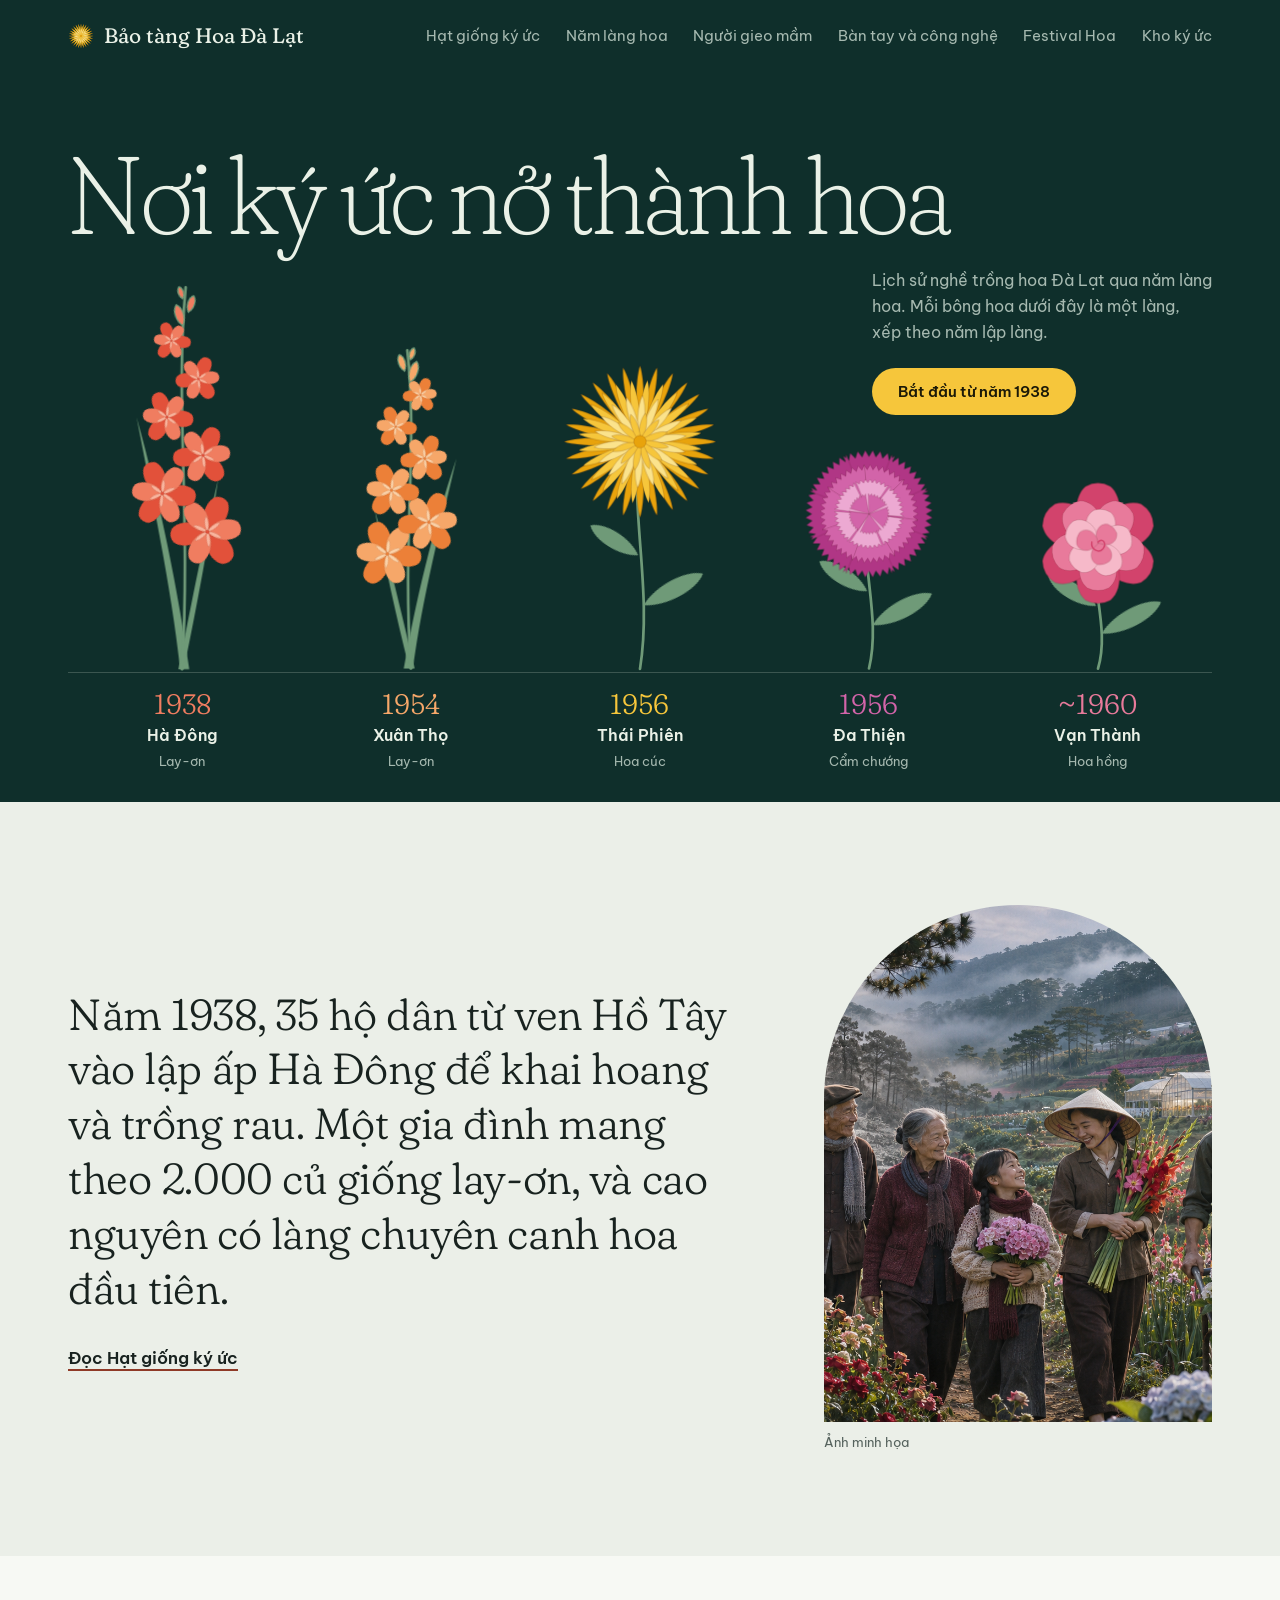
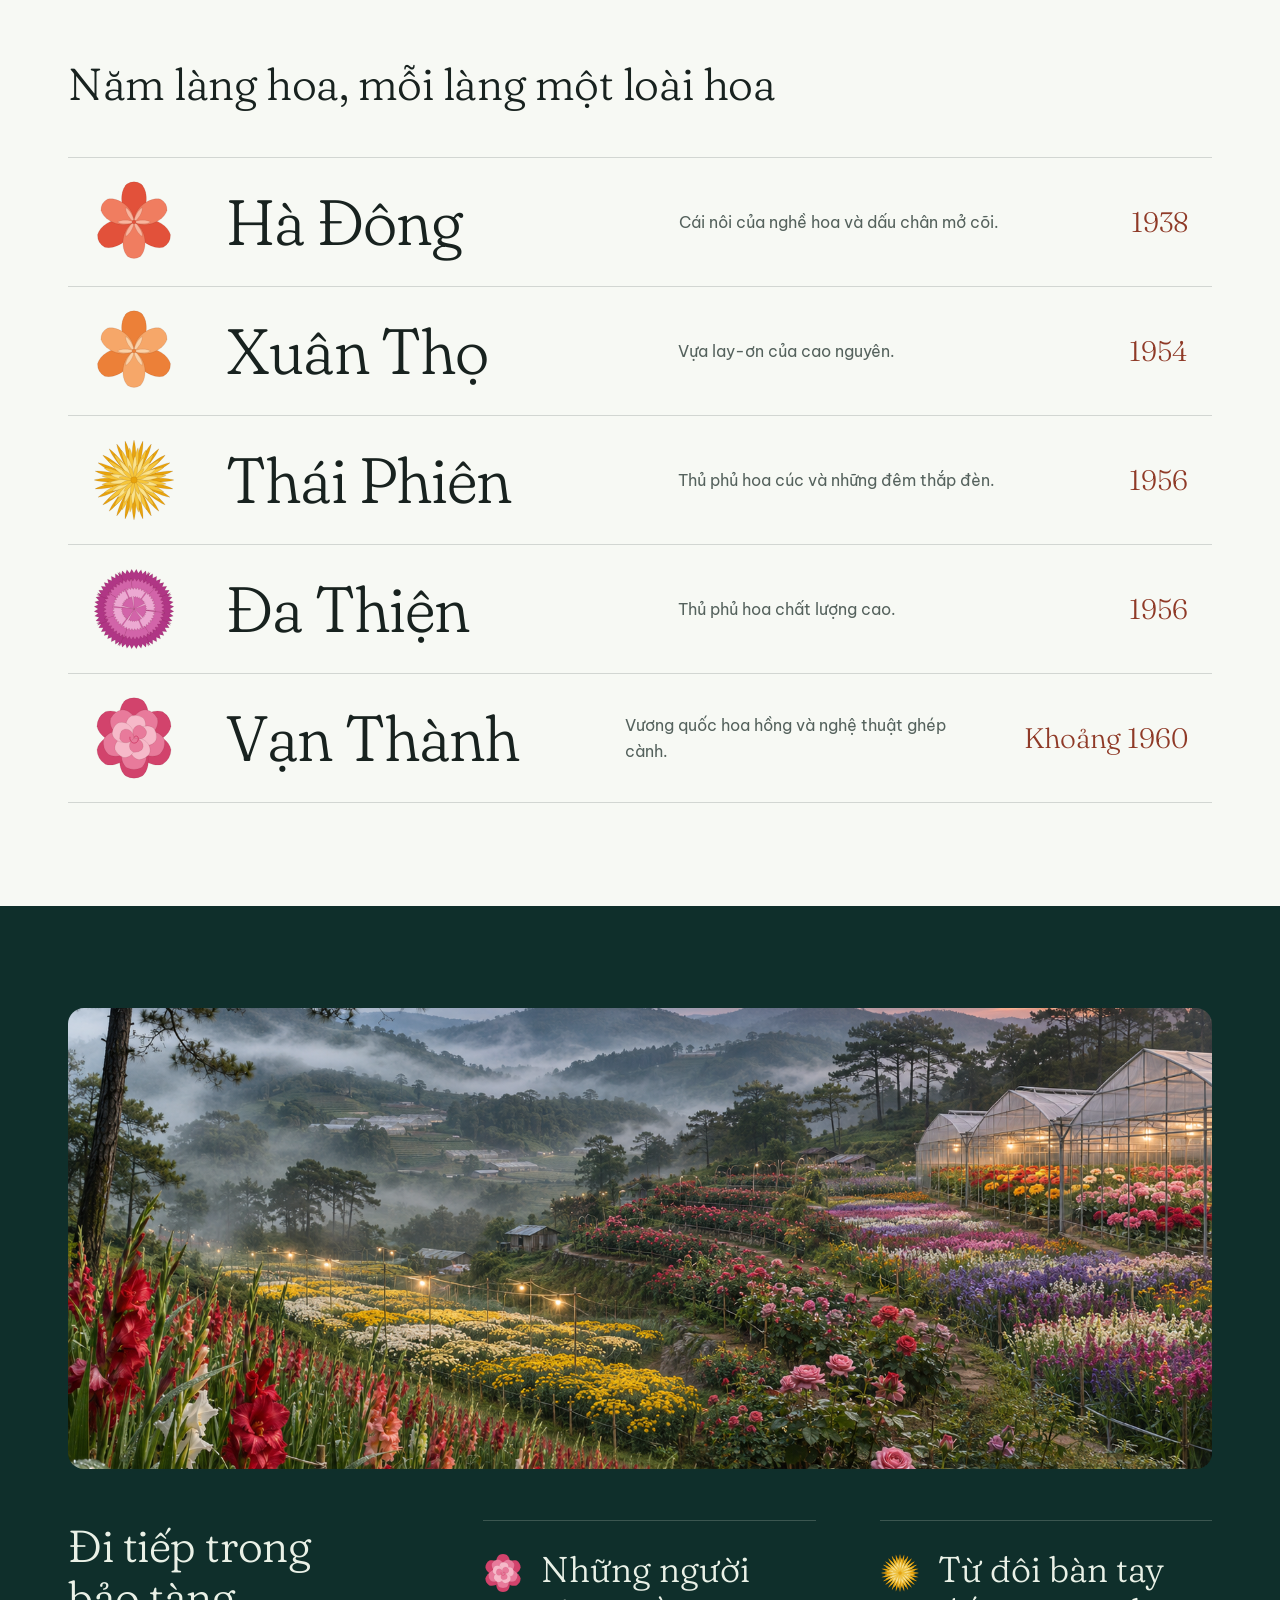
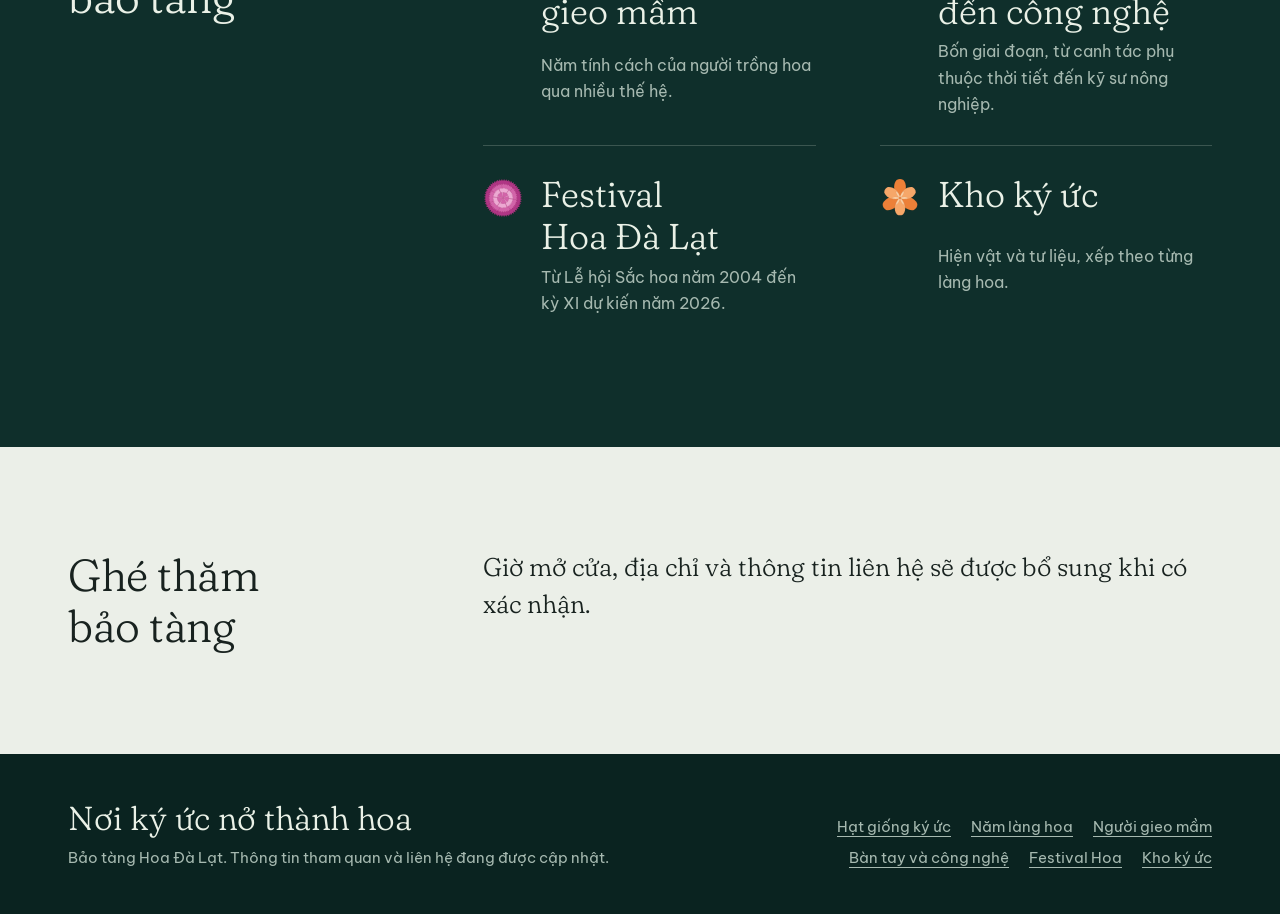
<file: index.html>
<!doctype html>
<html lang="vi">
<head>
<meta charset="UTF-8">
<meta name="viewport" content="width=device-width, initial-scale=1">
<title>Bảo tàng Hoa Đà Lạt</title>
<meta name="description" content="Bảo tàng Hoa Đà Lạt: lịch sử nghề trồng hoa qua năm làng hoa Hà Đông, Xuân Thọ, Thái Phiên, Đa Thiện và Vạn Thành.">
<meta name="theme-color" content="#0f2f2b">
<link rel="preload" href="assets/fonts/fraunces-vietnamese-full-normal.woff2" as="font" type="font/woff2" crossorigin>
<link rel="stylesheet" href="assets/site.css?v=e93d37b6">
</head>
<body class="">
<a class="skip" href="#noi-dung">Đến nội dung chính</a>
<svg class="defs" aria-hidden="true" focusable="false" width="0" height="0"><symbol id="f-layon" viewBox="-102 -102 204 204"><g class="ly c1" style="--i:2"><path d="M0,0 C34.2,-19.4 38,-71.8 17.5,-92.1 Q0,-102.8 -17.5,-92.1 C-38,-71.8 -34.2,-19.4 0,0Z" transform="rotate(0.0)"/><path d="M0,0 C34.2,-19.4 38,-71.8 17.5,-92.1 Q0,-102.8 -17.5,-92.1 C-38,-71.8 -34.2,-19.4 0,0Z" transform="rotate(120.0)"/><path d="M0,0 C34.2,-19.4 38,-71.8 17.5,-92.1 Q0,-102.8 -17.5,-92.1 C-38,-71.8 -34.2,-19.4 0,0Z" transform="rotate(240.0)"/></g><g class="ly c2" style="--i:1"><path d="M0,0 C30.6,-17.6 34,-65.1 15.6,-83.6 Q0,-93.3 -15.6,-83.6 C-34,-65.1 -30.6,-17.6 0,0Z" transform="rotate(60.0)"/><path d="M0,0 C30.6,-17.6 34,-65.1 15.6,-83.6 Q0,-93.3 -15.6,-83.6 C-34,-65.1 -30.6,-17.6 0,0Z" transform="rotate(180.0)"/><path d="M0,0 C30.6,-17.6 34,-65.1 15.6,-83.6 Q0,-93.3 -15.6,-83.6 C-34,-65.1 -30.6,-17.6 0,0Z" transform="rotate(300.0)"/></g><g class="ly c3" style="--i:0"><path d="M0,0 C6,-11.2 6,-32.0 0,-40 C-6,-32.0 -6,-11.2 0,0Z" transform="rotate(30.0)"/><path d="M0,0 C6,-11.2 6,-32.0 0,-40 C-6,-32.0 -6,-11.2 0,0Z" transform="rotate(90.0)"/><path d="M0,0 C6,-11.2 6,-32.0 0,-40 C-6,-32.0 -6,-11.2 0,0Z" transform="rotate(150.0)"/><path d="M0,0 C6,-11.2 6,-32.0 0,-40 C-6,-32.0 -6,-11.2 0,0Z" transform="rotate(210.0)"/><path d="M0,0 C6,-11.2 6,-32.0 0,-40 C-6,-32.0 -6,-11.2 0,0Z" transform="rotate(270.0)"/><path d="M0,0 C6,-11.2 6,-32.0 0,-40 C-6,-32.0 -6,-11.2 0,0Z" transform="rotate(330.0)"/></g><circle class="ly c1" style="--i:0" r="5"/></symbol><symbol id="f-cuc" viewBox="-102 -102 204 204"><g class="ly c1" style="--i:3"><path d="M0,0 C6.5,-27.2 6.5,-77.6 0,-97 C-6.5,-77.6 -6.5,-27.2 0,0Z" transform="rotate(0.0)"/><path d="M0,0 C6.5,-27.2 6.5,-77.6 0,-97 C-6.5,-77.6 -6.5,-27.2 0,0Z" transform="rotate(12.9)"/><path d="M0,0 C6.5,-27.2 6.5,-77.6 0,-97 C-6.5,-77.6 -6.5,-27.2 0,0Z" transform="rotate(25.7)"/><path d="M0,0 C6.5,-27.2 6.5,-77.6 0,-97 C-6.5,-77.6 -6.5,-27.2 0,0Z" transform="rotate(38.6)"/><path d="M0,0 C6.5,-27.2 6.5,-77.6 0,-97 C-6.5,-77.6 -6.5,-27.2 0,0Z" transform="rotate(51.4)"/><path d="M0,0 C6.5,-27.2 6.5,-77.6 0,-97 C-6.5,-77.6 -6.5,-27.2 0,0Z" transform="rotate(64.3)"/><path d="M0,0 C6.5,-27.2 6.5,-77.6 0,-97 C-6.5,-77.6 -6.5,-27.2 0,0Z" transform="rotate(77.1)"/><path d="M0,0 C6.5,-27.2 6.5,-77.6 0,-97 C-6.5,-77.6 -6.5,-27.2 0,0Z" transform="rotate(90.0)"/><path d="M0,0 C6.5,-27.2 6.5,-77.6 0,-97 C-6.5,-77.6 -6.5,-27.2 0,0Z" transform="rotate(102.9)"/><path d="M0,0 C6.5,-27.2 6.5,-77.6 0,-97 C-6.5,-77.6 -6.5,-27.2 0,0Z" transform="rotate(115.7)"/><path d="M0,0 C6.5,-27.2 6.5,-77.6 0,-97 C-6.5,-77.6 -6.5,-27.2 0,0Z" transform="rotate(128.6)"/><path d="M0,0 C6.5,-27.2 6.5,-77.6 0,-97 C-6.5,-77.6 -6.5,-27.2 0,0Z" transform="rotate(141.4)"/><path d="M0,0 C6.5,-27.2 6.5,-77.6 0,-97 C-6.5,-77.6 -6.5,-27.2 0,0Z" transform="rotate(154.3)"/><path d="M0,0 C6.5,-27.2 6.5,-77.6 0,-97 C-6.5,-77.6 -6.5,-27.2 0,0Z" transform="rotate(167.1)"/><path d="M0,0 C6.5,-27.2 6.5,-77.6 0,-97 C-6.5,-77.6 -6.5,-27.2 0,0Z" transform="rotate(180.0)"/><path d="M0,0 C6.5,-27.2 6.5,-77.6 0,-97 C-6.5,-77.6 -6.5,-27.2 0,0Z" transform="rotate(192.9)"/><path d="M0,0 C6.5,-27.2 6.5,-77.6 0,-97 C-6.5,-77.6 -6.5,-27.2 0,0Z" transform="rotate(205.7)"/><path d="M0,0 C6.5,-27.2 6.5,-77.6 0,-97 C-6.5,-77.6 -6.5,-27.2 0,0Z" transform="rotate(218.6)"/><path d="M0,0 C6.5,-27.2 6.5,-77.6 0,-97 C-6.5,-77.6 -6.5,-27.2 0,0Z" transform="rotate(231.4)"/><path d="M0,0 C6.5,-27.2 6.5,-77.6 0,-97 C-6.5,-77.6 -6.5,-27.2 0,0Z" transform="rotate(244.3)"/><path d="M0,0 C6.5,-27.2 6.5,-77.6 0,-97 C-6.5,-77.6 -6.5,-27.2 0,0Z" transform="rotate(257.1)"/><path d="M0,0 C6.5,-27.2 6.5,-77.6 0,-97 C-6.5,-77.6 -6.5,-27.2 0,0Z" transform="rotate(270.0)"/><path d="M0,0 C6.5,-27.2 6.5,-77.6 0,-97 C-6.5,-77.6 -6.5,-27.2 0,0Z" transform="rotate(282.9)"/><path d="M0,0 C6.5,-27.2 6.5,-77.6 0,-97 C-6.5,-77.6 -6.5,-27.2 0,0Z" transform="rotate(295.7)"/><path d="M0,0 C6.5,-27.2 6.5,-77.6 0,-97 C-6.5,-77.6 -6.5,-27.2 0,0Z" transform="rotate(308.6)"/><path d="M0,0 C6.5,-27.2 6.5,-77.6 0,-97 C-6.5,-77.6 -6.5,-27.2 0,0Z" transform="rotate(321.4)"/><path d="M0,0 C6.5,-27.2 6.5,-77.6 0,-97 C-6.5,-77.6 -6.5,-27.2 0,0Z" transform="rotate(334.3)"/><path d="M0,0 C6.5,-27.2 6.5,-77.6 0,-97 C-6.5,-77.6 -6.5,-27.2 0,0Z" transform="rotate(347.1)"/></g><g class="ly c2" style="--i:2"><path d="M0,0 C6.5,-22.1 6.5,-63.2 0,-79 C-6.5,-63.2 -6.5,-22.1 0,0Z" transform="rotate(7.0)"/><path d="M0,0 C6.5,-22.1 6.5,-63.2 0,-79 C-6.5,-63.2 -6.5,-22.1 0,0Z" transform="rotate(22.0)"/><path d="M0,0 C6.5,-22.1 6.5,-63.2 0,-79 C-6.5,-63.2 -6.5,-22.1 0,0Z" transform="rotate(37.0)"/><path d="M0,0 C6.5,-22.1 6.5,-63.2 0,-79 C-6.5,-63.2 -6.5,-22.1 0,0Z" transform="rotate(52.0)"/><path d="M0,0 C6.5,-22.1 6.5,-63.2 0,-79 C-6.5,-63.2 -6.5,-22.1 0,0Z" transform="rotate(67.0)"/><path d="M0,0 C6.5,-22.1 6.5,-63.2 0,-79 C-6.5,-63.2 -6.5,-22.1 0,0Z" transform="rotate(82.0)"/><path d="M0,0 C6.5,-22.1 6.5,-63.2 0,-79 C-6.5,-63.2 -6.5,-22.1 0,0Z" transform="rotate(97.0)"/><path d="M0,0 C6.5,-22.1 6.5,-63.2 0,-79 C-6.5,-63.2 -6.5,-22.1 0,0Z" transform="rotate(112.0)"/><path d="M0,0 C6.5,-22.1 6.5,-63.2 0,-79 C-6.5,-63.2 -6.5,-22.1 0,0Z" transform="rotate(127.0)"/><path d="M0,0 C6.5,-22.1 6.5,-63.2 0,-79 C-6.5,-63.2 -6.5,-22.1 0,0Z" transform="rotate(142.0)"/><path d="M0,0 C6.5,-22.1 6.5,-63.2 0,-79 C-6.5,-63.2 -6.5,-22.1 0,0Z" transform="rotate(157.0)"/><path d="M0,0 C6.5,-22.1 6.5,-63.2 0,-79 C-6.5,-63.2 -6.5,-22.1 0,0Z" transform="rotate(172.0)"/><path d="M0,0 C6.5,-22.1 6.5,-63.2 0,-79 C-6.5,-63.2 -6.5,-22.1 0,0Z" transform="rotate(187.0)"/><path d="M0,0 C6.5,-22.1 6.5,-63.2 0,-79 C-6.5,-63.2 -6.5,-22.1 0,0Z" transform="rotate(202.0)"/><path d="M0,0 C6.5,-22.1 6.5,-63.2 0,-79 C-6.5,-63.2 -6.5,-22.1 0,0Z" transform="rotate(217.0)"/><path d="M0,0 C6.5,-22.1 6.5,-63.2 0,-79 C-6.5,-63.2 -6.5,-22.1 0,0Z" transform="rotate(232.0)"/><path d="M0,0 C6.5,-22.1 6.5,-63.2 0,-79 C-6.5,-63.2 -6.5,-22.1 0,0Z" transform="rotate(247.0)"/><path d="M0,0 C6.5,-22.1 6.5,-63.2 0,-79 C-6.5,-63.2 -6.5,-22.1 0,0Z" transform="rotate(262.0)"/><path d="M0,0 C6.5,-22.1 6.5,-63.2 0,-79 C-6.5,-63.2 -6.5,-22.1 0,0Z" transform="rotate(277.0)"/><path d="M0,0 C6.5,-22.1 6.5,-63.2 0,-79 C-6.5,-63.2 -6.5,-22.1 0,0Z" transform="rotate(292.0)"/><path d="M0,0 C6.5,-22.1 6.5,-63.2 0,-79 C-6.5,-63.2 -6.5,-22.1 0,0Z" transform="rotate(307.0)"/><path d="M0,0 C6.5,-22.1 6.5,-63.2 0,-79 C-6.5,-63.2 -6.5,-22.1 0,0Z" transform="rotate(322.0)"/><path d="M0,0 C6.5,-22.1 6.5,-63.2 0,-79 C-6.5,-63.2 -6.5,-22.1 0,0Z" transform="rotate(337.0)"/><path d="M0,0 C6.5,-22.1 6.5,-63.2 0,-79 C-6.5,-63.2 -6.5,-22.1 0,0Z" transform="rotate(352.0)"/></g><g class="ly c3" style="--i:1"><path d="M0,0 C6,-16.5 6,-47.2 0,-59 C-6,-47.2 -6,-16.5 0,0Z" transform="rotate(3.0)"/><path d="M0,0 C6,-16.5 6,-47.2 0,-59 C-6,-47.2 -6,-16.5 0,0Z" transform="rotate(23.0)"/><path d="M0,0 C6,-16.5 6,-47.2 0,-59 C-6,-47.2 -6,-16.5 0,0Z" transform="rotate(43.0)"/><path d="M0,0 C6,-16.5 6,-47.2 0,-59 C-6,-47.2 -6,-16.5 0,0Z" transform="rotate(63.0)"/><path d="M0,0 C6,-16.5 6,-47.2 0,-59 C-6,-47.2 -6,-16.5 0,0Z" transform="rotate(83.0)"/><path d="M0,0 C6,-16.5 6,-47.2 0,-59 C-6,-47.2 -6,-16.5 0,0Z" transform="rotate(103.0)"/><path d="M0,0 C6,-16.5 6,-47.2 0,-59 C-6,-47.2 -6,-16.5 0,0Z" transform="rotate(123.0)"/><path d="M0,0 C6,-16.5 6,-47.2 0,-59 C-6,-47.2 -6,-16.5 0,0Z" transform="rotate(143.0)"/><path d="M0,0 C6,-16.5 6,-47.2 0,-59 C-6,-47.2 -6,-16.5 0,0Z" transform="rotate(163.0)"/><path d="M0,0 C6,-16.5 6,-47.2 0,-59 C-6,-47.2 -6,-16.5 0,0Z" transform="rotate(183.0)"/><path d="M0,0 C6,-16.5 6,-47.2 0,-59 C-6,-47.2 -6,-16.5 0,0Z" transform="rotate(203.0)"/><path d="M0,0 C6,-16.5 6,-47.2 0,-59 C-6,-47.2 -6,-16.5 0,0Z" transform="rotate(223.0)"/><path d="M0,0 C6,-16.5 6,-47.2 0,-59 C-6,-47.2 -6,-16.5 0,0Z" transform="rotate(243.0)"/><path d="M0,0 C6,-16.5 6,-47.2 0,-59 C-6,-47.2 -6,-16.5 0,0Z" transform="rotate(263.0)"/><path d="M0,0 C6,-16.5 6,-47.2 0,-59 C-6,-47.2 -6,-16.5 0,0Z" transform="rotate(283.0)"/><path d="M0,0 C6,-16.5 6,-47.2 0,-59 C-6,-47.2 -6,-16.5 0,0Z" transform="rotate(303.0)"/><path d="M0,0 C6,-16.5 6,-47.2 0,-59 C-6,-47.2 -6,-16.5 0,0Z" transform="rotate(323.0)"/><path d="M0,0 C6,-16.5 6,-47.2 0,-59 C-6,-47.2 -6,-16.5 0,0Z" transform="rotate(343.0)"/></g><g class="ly c2" style="--i:0"><path d="M0,0 C5.5,-10.4 5.5,-29.6 0,-37 C-5.5,-29.6 -5.5,-10.4 0,0Z" transform="rotate(11.0)"/><path d="M0,0 C5.5,-10.4 5.5,-29.6 0,-37 C-5.5,-29.6 -5.5,-10.4 0,0Z" transform="rotate(41.0)"/><path d="M0,0 C5.5,-10.4 5.5,-29.6 0,-37 C-5.5,-29.6 -5.5,-10.4 0,0Z" transform="rotate(71.0)"/><path d="M0,0 C5.5,-10.4 5.5,-29.6 0,-37 C-5.5,-29.6 -5.5,-10.4 0,0Z" transform="rotate(101.0)"/><path d="M0,0 C5.5,-10.4 5.5,-29.6 0,-37 C-5.5,-29.6 -5.5,-10.4 0,0Z" transform="rotate(131.0)"/><path d="M0,0 C5.5,-10.4 5.5,-29.6 0,-37 C-5.5,-29.6 -5.5,-10.4 0,0Z" transform="rotate(161.0)"/><path d="M0,0 C5.5,-10.4 5.5,-29.6 0,-37 C-5.5,-29.6 -5.5,-10.4 0,0Z" transform="rotate(191.0)"/><path d="M0,0 C5.5,-10.4 5.5,-29.6 0,-37 C-5.5,-29.6 -5.5,-10.4 0,0Z" transform="rotate(221.0)"/><path d="M0,0 C5.5,-10.4 5.5,-29.6 0,-37 C-5.5,-29.6 -5.5,-10.4 0,0Z" transform="rotate(251.0)"/><path d="M0,0 C5.5,-10.4 5.5,-29.6 0,-37 C-5.5,-29.6 -5.5,-10.4 0,0Z" transform="rotate(281.0)"/><path d="M0,0 C5.5,-10.4 5.5,-29.6 0,-37 C-5.5,-29.6 -5.5,-10.4 0,0Z" transform="rotate(311.0)"/><path d="M0,0 C5.5,-10.4 5.5,-29.6 0,-37 C-5.5,-29.6 -5.5,-10.4 0,0Z" transform="rotate(341.0)"/></g><circle class="ly c1" style="--i:0" r="8"/></symbol><symbol id="f-hong" viewBox="-102 -102 204 204"><g class="ly c1" style="--i:3"><path d="M0,0 C39.6,-19.4 44,-71.8 20.2,-92.1 Q0,-102.8 -20.2,-92.1 C-44,-71.8 -39.6,-19.4 0,0Z" transform="rotate(0.0)"/><path d="M0,0 C39.6,-19.4 44,-71.8 20.2,-92.1 Q0,-102.8 -20.2,-92.1 C-44,-71.8 -39.6,-19.4 0,0Z" transform="rotate(60.0)"/><path d="M0,0 C39.6,-19.4 44,-71.8 20.2,-92.1 Q0,-102.8 -20.2,-92.1 C-44,-71.8 -39.6,-19.4 0,0Z" transform="rotate(120.0)"/><path d="M0,0 C39.6,-19.4 44,-71.8 20.2,-92.1 Q0,-102.8 -20.2,-92.1 C-44,-71.8 -39.6,-19.4 0,0Z" transform="rotate(180.0)"/><path d="M0,0 C39.6,-19.4 44,-71.8 20.2,-92.1 Q0,-102.8 -20.2,-92.1 C-44,-71.8 -39.6,-19.4 0,0Z" transform="rotate(240.0)"/><path d="M0,0 C39.6,-19.4 44,-71.8 20.2,-92.1 Q0,-102.8 -20.2,-92.1 C-44,-71.8 -39.6,-19.4 0,0Z" transform="rotate(300.0)"/></g><g class="ly c2" style="--i:2"><path d="M0,0 C34.2,-15.2 38,-56.2 17.5,-72.2 Q0,-80.6 -17.5,-72.2 C-38,-56.2 -34.2,-15.2 0,0Z" transform="rotate(36.0)"/><path d="M0,0 C34.2,-15.2 38,-56.2 17.5,-72.2 Q0,-80.6 -17.5,-72.2 C-38,-56.2 -34.2,-15.2 0,0Z" transform="rotate(108.0)"/><path d="M0,0 C34.2,-15.2 38,-56.2 17.5,-72.2 Q0,-80.6 -17.5,-72.2 C-38,-56.2 -34.2,-15.2 0,0Z" transform="rotate(180.0)"/><path d="M0,0 C34.2,-15.2 38,-56.2 17.5,-72.2 Q0,-80.6 -17.5,-72.2 C-38,-56.2 -34.2,-15.2 0,0Z" transform="rotate(252.0)"/><path d="M0,0 C34.2,-15.2 38,-56.2 17.5,-72.2 Q0,-80.6 -17.5,-72.2 C-38,-56.2 -34.2,-15.2 0,0Z" transform="rotate(324.0)"/></g><g class="ly c3" style="--i:1"><path d="M0,0 C27.0,-11.0 30,-40.7 13.8,-52.2 Q0,-58.3 -13.8,-52.2 C-30,-40.7 -27.0,-11.0 0,0Z" transform="rotate(8.0)"/><path d="M0,0 C27.0,-11.0 30,-40.7 13.8,-52.2 Q0,-58.3 -13.8,-52.2 C-30,-40.7 -27.0,-11.0 0,0Z" transform="rotate(80.0)"/><path d="M0,0 C27.0,-11.0 30,-40.7 13.8,-52.2 Q0,-58.3 -13.8,-52.2 C-30,-40.7 -27.0,-11.0 0,0Z" transform="rotate(152.0)"/><path d="M0,0 C27.0,-11.0 30,-40.7 13.8,-52.2 Q0,-58.3 -13.8,-52.2 C-30,-40.7 -27.0,-11.0 0,0Z" transform="rotate(224.0)"/><path d="M0,0 C27.0,-11.0 30,-40.7 13.8,-52.2 Q0,-58.3 -13.8,-52.2 C-30,-40.7 -27.0,-11.0 0,0Z" transform="rotate(296.0)"/></g><g class="ly c2" style="--i:0"><path d="M0,0 C18.9,-7.0 21,-25.9 9.7,-33.2 Q0,-37.1 -9.7,-33.2 C-21,-25.9 -18.9,-7.0 0,0Z" transform="rotate(44.0)"/><path d="M0,0 C18.9,-7.0 21,-25.9 9.7,-33.2 Q0,-37.1 -9.7,-33.2 C-21,-25.9 -18.9,-7.0 0,0Z" transform="rotate(164.0)"/><path d="M0,0 C18.9,-7.0 21,-25.9 9.7,-33.2 Q0,-37.1 -9.7,-33.2 C-21,-25.9 -18.9,-7.0 0,0Z" transform="rotate(284.0)"/></g><path class="ly sp" style="--i:0" d="M0,-2 C7,-10 15,0 8,9 C1,17 -12,10 -10,-2"/></symbol><symbol id="f-camchuong" viewBox="-102 -102 204 204"><g class="ly c1" style="--i:3"><path d="M0,0 L-39.5,-88.6 L-30.7,-81.7 L-28.6,-92.7 L-20.7,-84.8 L-17.3,-95.4 L-10.4,-86.7 L-5.8,-96.8 L0.0,-87.3 L5.8,-96.8 L10.4,-86.7 L17.3,-95.4 L20.7,-84.8 L28.6,-92.7 L30.7,-81.7 L39.5,-88.6Z" transform="rotate(0.0)"/><path d="M0,0 L-39.5,-88.6 L-30.7,-81.7 L-28.6,-92.7 L-20.7,-84.8 L-17.3,-95.4 L-10.4,-86.7 L-5.8,-96.8 L0.0,-87.3 L5.8,-96.8 L10.4,-86.7 L17.3,-95.4 L20.7,-84.8 L28.6,-92.7 L30.7,-81.7 L39.5,-88.6Z" transform="rotate(45.0)"/><path d="M0,0 L-39.5,-88.6 L-30.7,-81.7 L-28.6,-92.7 L-20.7,-84.8 L-17.3,-95.4 L-10.4,-86.7 L-5.8,-96.8 L0.0,-87.3 L5.8,-96.8 L10.4,-86.7 L17.3,-95.4 L20.7,-84.8 L28.6,-92.7 L30.7,-81.7 L39.5,-88.6Z" transform="rotate(90.0)"/><path d="M0,0 L-39.5,-88.6 L-30.7,-81.7 L-28.6,-92.7 L-20.7,-84.8 L-17.3,-95.4 L-10.4,-86.7 L-5.8,-96.8 L0.0,-87.3 L5.8,-96.8 L10.4,-86.7 L17.3,-95.4 L20.7,-84.8 L28.6,-92.7 L30.7,-81.7 L39.5,-88.6Z" transform="rotate(135.0)"/><path d="M0,0 L-39.5,-88.6 L-30.7,-81.7 L-28.6,-92.7 L-20.7,-84.8 L-17.3,-95.4 L-10.4,-86.7 L-5.8,-96.8 L0.0,-87.3 L5.8,-96.8 L10.4,-86.7 L17.3,-95.4 L20.7,-84.8 L28.6,-92.7 L30.7,-81.7 L39.5,-88.6Z" transform="rotate(180.0)"/><path d="M0,0 L-39.5,-88.6 L-30.7,-81.7 L-28.6,-92.7 L-20.7,-84.8 L-17.3,-95.4 L-10.4,-86.7 L-5.8,-96.8 L0.0,-87.3 L5.8,-96.8 L10.4,-86.7 L17.3,-95.4 L20.7,-84.8 L28.6,-92.7 L30.7,-81.7 L39.5,-88.6Z" transform="rotate(225.0)"/><path d="M0,0 L-39.5,-88.6 L-30.7,-81.7 L-28.6,-92.7 L-20.7,-84.8 L-17.3,-95.4 L-10.4,-86.7 L-5.8,-96.8 L0.0,-87.3 L5.8,-96.8 L10.4,-86.7 L17.3,-95.4 L20.7,-84.8 L28.6,-92.7 L30.7,-81.7 L39.5,-88.6Z" transform="rotate(270.0)"/><path d="M0,0 L-39.5,-88.6 L-30.7,-81.7 L-28.6,-92.7 L-20.7,-84.8 L-17.3,-95.4 L-10.4,-86.7 L-5.8,-96.8 L0.0,-87.3 L5.8,-96.8 L10.4,-86.7 L17.3,-95.4 L20.7,-84.8 L28.6,-92.7 L30.7,-81.7 L39.5,-88.6Z" transform="rotate(315.0)"/></g><g class="ly c2" style="--i:2"><path d="M0,0 L-32.9,-67.4 L-25.6,-62.5 L-23.9,-71.1 L-17.3,-65.2 L-14.5,-73.6 L-8.7,-66.9 L-4.9,-74.8 L0.0,-67.5 L4.9,-74.8 L8.7,-66.9 L14.5,-73.6 L17.3,-65.2 L23.9,-71.1 L25.6,-62.5 L32.9,-67.4Z" transform="rotate(20.0)"/><path d="M0,0 L-32.9,-67.4 L-25.6,-62.5 L-23.9,-71.1 L-17.3,-65.2 L-14.5,-73.6 L-8.7,-66.9 L-4.9,-74.8 L0.0,-67.5 L4.9,-74.8 L8.7,-66.9 L14.5,-73.6 L17.3,-65.2 L23.9,-71.1 L25.6,-62.5 L32.9,-67.4Z" transform="rotate(71.4)"/><path d="M0,0 L-32.9,-67.4 L-25.6,-62.5 L-23.9,-71.1 L-17.3,-65.2 L-14.5,-73.6 L-8.7,-66.9 L-4.9,-74.8 L0.0,-67.5 L4.9,-74.8 L8.7,-66.9 L14.5,-73.6 L17.3,-65.2 L23.9,-71.1 L25.6,-62.5 L32.9,-67.4Z" transform="rotate(122.9)"/><path d="M0,0 L-32.9,-67.4 L-25.6,-62.5 L-23.9,-71.1 L-17.3,-65.2 L-14.5,-73.6 L-8.7,-66.9 L-4.9,-74.8 L0.0,-67.5 L4.9,-74.8 L8.7,-66.9 L14.5,-73.6 L17.3,-65.2 L23.9,-71.1 L25.6,-62.5 L32.9,-67.4Z" transform="rotate(174.3)"/><path d="M0,0 L-32.9,-67.4 L-25.6,-62.5 L-23.9,-71.1 L-17.3,-65.2 L-14.5,-73.6 L-8.7,-66.9 L-4.9,-74.8 L0.0,-67.5 L4.9,-74.8 L8.7,-66.9 L14.5,-73.6 L17.3,-65.2 L23.9,-71.1 L25.6,-62.5 L32.9,-67.4Z" transform="rotate(225.7)"/><path d="M0,0 L-32.9,-67.4 L-25.6,-62.5 L-23.9,-71.1 L-17.3,-65.2 L-14.5,-73.6 L-8.7,-66.9 L-4.9,-74.8 L0.0,-67.5 L4.9,-74.8 L8.7,-66.9 L14.5,-73.6 L17.3,-65.2 L23.9,-71.1 L25.6,-62.5 L32.9,-67.4Z" transform="rotate(277.1)"/><path d="M0,0 L-32.9,-67.4 L-25.6,-62.5 L-23.9,-71.1 L-17.3,-65.2 L-14.5,-73.6 L-8.7,-66.9 L-4.9,-74.8 L0.0,-67.5 L4.9,-74.8 L8.7,-66.9 L14.5,-73.6 L17.3,-65.2 L23.9,-71.1 L25.6,-62.5 L32.9,-67.4Z" transform="rotate(328.6)"/></g><g class="ly c3" style="--i:1"><path d="M0,0 L-24.9,-46.8 L-19.4,-43.6 L-18.1,-49.8 L-13.1,-45.9 L-11.0,-51.8 L-6.6,-47.2 L-3.7,-52.9 L0.0,-47.7 L3.7,-52.9 L6.6,-47.2 L11.0,-51.8 L13.1,-45.9 L18.1,-49.8 L19.4,-43.6 L24.9,-46.8Z" transform="rotate(6.0)"/><path d="M0,0 L-24.9,-46.8 L-19.4,-43.6 L-18.1,-49.8 L-13.1,-45.9 L-11.0,-51.8 L-6.6,-47.2 L-3.7,-52.9 L0.0,-47.7 L3.7,-52.9 L6.6,-47.2 L11.0,-51.8 L13.1,-45.9 L18.1,-49.8 L19.4,-43.6 L24.9,-46.8Z" transform="rotate(66.0)"/><path d="M0,0 L-24.9,-46.8 L-19.4,-43.6 L-18.1,-49.8 L-13.1,-45.9 L-11.0,-51.8 L-6.6,-47.2 L-3.7,-52.9 L0.0,-47.7 L3.7,-52.9 L6.6,-47.2 L11.0,-51.8 L13.1,-45.9 L18.1,-49.8 L19.4,-43.6 L24.9,-46.8Z" transform="rotate(126.0)"/><path d="M0,0 L-24.9,-46.8 L-19.4,-43.6 L-18.1,-49.8 L-13.1,-45.9 L-11.0,-51.8 L-6.6,-47.2 L-3.7,-52.9 L0.0,-47.7 L3.7,-52.9 L6.6,-47.2 L11.0,-51.8 L13.1,-45.9 L18.1,-49.8 L19.4,-43.6 L24.9,-46.8Z" transform="rotate(186.0)"/><path d="M0,0 L-24.9,-46.8 L-19.4,-43.6 L-18.1,-49.8 L-13.1,-45.9 L-11.0,-51.8 L-6.6,-47.2 L-3.7,-52.9 L0.0,-47.7 L3.7,-52.9 L6.6,-47.2 L11.0,-51.8 L13.1,-45.9 L18.1,-49.8 L19.4,-43.6 L24.9,-46.8Z" transform="rotate(246.0)"/><path d="M0,0 L-24.9,-46.8 L-19.4,-43.6 L-18.1,-49.8 L-13.1,-45.9 L-11.0,-51.8 L-6.6,-47.2 L-3.7,-52.9 L0.0,-47.7 L3.7,-52.9 L6.6,-47.2 L11.0,-51.8 L13.1,-45.9 L18.1,-49.8 L19.4,-43.6 L24.9,-46.8Z" transform="rotate(306.0)"/></g><g class="ly c2" style="--i:0"><path d="M0,0 L-16.4,-26.3 L-12.9,-24.8 L-12.0,-28.6 L-8.8,-26.5 L-7.3,-30.1 L-4.4,-27.5 L-2.5,-30.9 L0.0,-27.9 L2.5,-30.9 L4.4,-27.5 L7.3,-30.1 L8.8,-26.5 L12.0,-28.6 L12.9,-24.8 L16.4,-26.3Z" transform="rotate(30.0)"/><path d="M0,0 L-16.4,-26.3 L-12.9,-24.8 L-12.0,-28.6 L-8.8,-26.5 L-7.3,-30.1 L-4.4,-27.5 L-2.5,-30.9 L0.0,-27.9 L2.5,-30.9 L4.4,-27.5 L7.3,-30.1 L8.8,-26.5 L12.0,-28.6 L12.9,-24.8 L16.4,-26.3Z" transform="rotate(102.0)"/><path d="M0,0 L-16.4,-26.3 L-12.9,-24.8 L-12.0,-28.6 L-8.8,-26.5 L-7.3,-30.1 L-4.4,-27.5 L-2.5,-30.9 L0.0,-27.9 L2.5,-30.9 L4.4,-27.5 L7.3,-30.1 L8.8,-26.5 L12.0,-28.6 L12.9,-24.8 L16.4,-26.3Z" transform="rotate(174.0)"/><path d="M0,0 L-16.4,-26.3 L-12.9,-24.8 L-12.0,-28.6 L-8.8,-26.5 L-7.3,-30.1 L-4.4,-27.5 L-2.5,-30.9 L0.0,-27.9 L2.5,-30.9 L4.4,-27.5 L7.3,-30.1 L8.8,-26.5 L12.0,-28.6 L12.9,-24.8 L16.4,-26.3Z" transform="rotate(246.0)"/><path d="M0,0 L-16.4,-26.3 L-12.9,-24.8 L-12.0,-28.6 L-8.8,-26.5 L-7.3,-30.1 L-4.4,-27.5 L-2.5,-30.9 L0.0,-27.9 L2.5,-30.9 L4.4,-27.5 L7.3,-30.1 L8.8,-26.5 L12.0,-28.6 L12.9,-24.8 L16.4,-26.3Z" transform="rotate(318.0)"/></g></symbol></svg>
<header class="site-head">
  <div class="wrap">
    <a class="brand" href="index.html"><svg class="fl v-thai-phien" viewBox="0 0 204 204" aria-hidden="true" focusable="false"><use href="#f-cuc"/></svg>Bảo tàng Hoa Đà Lạt</a>
    <button class="menu-btn" id="menuBtn" aria-expanded="false" aria-controls="nav">Mục lục</button>
    <nav class="nav" id="nav" aria-label="Điều hướng chính"><a href="hat-giong.html">Hạt giống ký ức</a><a href="index.html#lang-hoa">Năm làng hoa</a><a href="gieo-mam.html">Người gieo mầm</a><a href="cong-nghe.html">Bàn tay và công nghệ</a><a href="festival.html">Festival Hoa</a><a href="kho-ky-uc.html">Kho ký ức</a></nav>
  </div>
</header>
<main id="noi-dung">
<section class="hero">
  <div class="wrap">
    <h1>Nơi ký ức nở thành hoa</h1>
    <div class="hero-note">
      <p>Lịch sử nghề trồng hoa Đà Lạt qua năm làng hoa. Mỗi bông hoa dưới đây là một làng, xếp theo năm lập làng.</p>
      <a class="btn" href="hat-giong.html">Bắt đầu từ năm 1938</a>
    </div>
    <div class="garden"><a class="plant v-ha-dong" href="ha-dong.html" style="--d:0.15s" aria-label="Làng hoa Hà Đông, 1938"><svg viewBox="-110 -438 220 442" aria-hidden="true" focusable="false"><path class="leaf" d="M-2,0 C-12,-92.4 -34,-193.20000000000002 -50,-277.2 C-24,-184.8 -4,-84.0 8,0Z"/><path class="leaf" d="M2,0 C16,-67.2 30,-142.8 40,-210.0 C22,-134.4 8,-58.800000000000004 -4,0Z"/><path class="stem" pathLength="1" d="M0,0 C10,-168 -8,-294 4,-420"/><path class="bud" d="M0,0 C6,-6.7 6,-19.2 0,-24 C-6,-19.2 -6,-6.7 0,0Z" transform="translate(1,-378.0) rotate(-18)"/><path class="bud" d="M0,0 C5,-5.3 5,-15.2 0,-19 C-5,-15.2 -5,-5.3 0,0Z" transform="translate(7,-392.7) rotate(18)"/><path class="bud" d="M0,0 C4,-3.9 4,-11.2 0,-14 C-4,-11.2 -4,-3.9 0,0Z" transform="translate(1,-407.4) rotate(-18)"/><g transform="translate(28.0,-151.2) rotate(24) scale(0.420)"><g class="bl" style="--k:0"><g class="ly c1" style="--i:2"><path d="M0,0 C34.2,-19.4 38,-71.8 17.5,-92.1 Q0,-102.8 -17.5,-92.1 C-38,-71.8 -34.2,-19.4 0,0Z" transform="rotate(0.0)"/><path d="M0,0 C34.2,-19.4 38,-71.8 17.5,-92.1 Q0,-102.8 -17.5,-92.1 C-38,-71.8 -34.2,-19.4 0,0Z" transform="rotate(120.0)"/><path d="M0,0 C34.2,-19.4 38,-71.8 17.5,-92.1 Q0,-102.8 -17.5,-92.1 C-38,-71.8 -34.2,-19.4 0,0Z" transform="rotate(240.0)"/></g><g class="ly c2" style="--i:1"><path d="M0,0 C30.6,-17.6 34,-65.1 15.6,-83.6 Q0,-93.3 -15.6,-83.6 C-34,-65.1 -30.6,-17.6 0,0Z" transform="rotate(60.0)"/><path d="M0,0 C30.6,-17.6 34,-65.1 15.6,-83.6 Q0,-93.3 -15.6,-83.6 C-34,-65.1 -30.6,-17.6 0,0Z" transform="rotate(180.0)"/><path d="M0,0 C30.6,-17.6 34,-65.1 15.6,-83.6 Q0,-93.3 -15.6,-83.6 C-34,-65.1 -30.6,-17.6 0,0Z" transform="rotate(300.0)"/></g><g class="ly c3" style="--i:0"><path d="M0,0 C6,-11.2 6,-32.0 0,-40 C-6,-32.0 -6,-11.2 0,0Z" transform="rotate(30.0)"/><path d="M0,0 C6,-11.2 6,-32.0 0,-40 C-6,-32.0 -6,-11.2 0,0Z" transform="rotate(90.0)"/><path d="M0,0 C6,-11.2 6,-32.0 0,-40 C-6,-32.0 -6,-11.2 0,0Z" transform="rotate(150.0)"/><path d="M0,0 C6,-11.2 6,-32.0 0,-40 C-6,-32.0 -6,-11.2 0,0Z" transform="rotate(210.0)"/><path d="M0,0 C6,-11.2 6,-32.0 0,-40 C-6,-32.0 -6,-11.2 0,0Z" transform="rotate(270.0)"/><path d="M0,0 C6,-11.2 6,-32.0 0,-40 C-6,-32.0 -6,-11.2 0,0Z" transform="rotate(330.0)"/></g><circle class="ly c1" style="--i:0" r="5"/></g></g><g transform="translate(-21.6,-193.2) rotate(-24) scale(0.380)"><g class="bl" style="--k:1"><g class="ly c1" style="--i:2"><path d="M0,0 C34.2,-19.4 38,-71.8 17.5,-92.1 Q0,-102.8 -17.5,-92.1 C-38,-71.8 -34.2,-19.4 0,0Z" transform="rotate(0.0)"/><path d="M0,0 C34.2,-19.4 38,-71.8 17.5,-92.1 Q0,-102.8 -17.5,-92.1 C-38,-71.8 -34.2,-19.4 0,0Z" transform="rotate(120.0)"/><path d="M0,0 C34.2,-19.4 38,-71.8 17.5,-92.1 Q0,-102.8 -17.5,-92.1 C-38,-71.8 -34.2,-19.4 0,0Z" transform="rotate(240.0)"/></g><g class="ly c2" style="--i:1"><path d="M0,0 C30.6,-17.6 34,-65.1 15.6,-83.6 Q0,-93.3 -15.6,-83.6 C-34,-65.1 -30.6,-17.6 0,0Z" transform="rotate(60.0)"/><path d="M0,0 C30.6,-17.6 34,-65.1 15.6,-83.6 Q0,-93.3 -15.6,-83.6 C-34,-65.1 -30.6,-17.6 0,0Z" transform="rotate(180.0)"/><path d="M0,0 C30.6,-17.6 34,-65.1 15.6,-83.6 Q0,-93.3 -15.6,-83.6 C-34,-65.1 -30.6,-17.6 0,0Z" transform="rotate(300.0)"/></g><g class="ly c3" style="--i:0"><path d="M0,0 C6,-11.2 6,-32.0 0,-40 C-6,-32.0 -6,-11.2 0,0Z" transform="rotate(30.0)"/><path d="M0,0 C6,-11.2 6,-32.0 0,-40 C-6,-32.0 -6,-11.2 0,0Z" transform="rotate(90.0)"/><path d="M0,0 C6,-11.2 6,-32.0 0,-40 C-6,-32.0 -6,-11.2 0,0Z" transform="rotate(150.0)"/><path d="M0,0 C6,-11.2 6,-32.0 0,-40 C-6,-32.0 -6,-11.2 0,0Z" transform="rotate(210.0)"/><path d="M0,0 C6,-11.2 6,-32.0 0,-40 C-6,-32.0 -6,-11.2 0,0Z" transform="rotate(270.0)"/><path d="M0,0 C6,-11.2 6,-32.0 0,-40 C-6,-32.0 -6,-11.2 0,0Z" transform="rotate(330.0)"/></g><circle class="ly c1" style="--i:0" r="5"/></g></g><g transform="translate(23.1,-235.2) rotate(24) scale(0.340)"><g class="bl" style="--k:2"><g class="ly c1" style="--i:2"><path d="M0,0 C34.2,-19.4 38,-71.8 17.5,-92.1 Q0,-102.8 -17.5,-92.1 C-38,-71.8 -34.2,-19.4 0,0Z" transform="rotate(0.0)"/><path d="M0,0 C34.2,-19.4 38,-71.8 17.5,-92.1 Q0,-102.8 -17.5,-92.1 C-38,-71.8 -34.2,-19.4 0,0Z" transform="rotate(120.0)"/><path d="M0,0 C34.2,-19.4 38,-71.8 17.5,-92.1 Q0,-102.8 -17.5,-92.1 C-38,-71.8 -34.2,-19.4 0,0Z" transform="rotate(240.0)"/></g><g class="ly c2" style="--i:1"><path d="M0,0 C30.6,-17.6 34,-65.1 15.6,-83.6 Q0,-93.3 -15.6,-83.6 C-34,-65.1 -30.6,-17.6 0,0Z" transform="rotate(60.0)"/><path d="M0,0 C30.6,-17.6 34,-65.1 15.6,-83.6 Q0,-93.3 -15.6,-83.6 C-34,-65.1 -30.6,-17.6 0,0Z" transform="rotate(180.0)"/><path d="M0,0 C30.6,-17.6 34,-65.1 15.6,-83.6 Q0,-93.3 -15.6,-83.6 C-34,-65.1 -30.6,-17.6 0,0Z" transform="rotate(300.0)"/></g><g class="ly c3" style="--i:0"><path d="M0,0 C6,-11.2 6,-32.0 0,-40 C-6,-32.0 -6,-11.2 0,0Z" transform="rotate(30.0)"/><path d="M0,0 C6,-11.2 6,-32.0 0,-40 C-6,-32.0 -6,-11.2 0,0Z" transform="rotate(90.0)"/><path d="M0,0 C6,-11.2 6,-32.0 0,-40 C-6,-32.0 -6,-11.2 0,0Z" transform="rotate(150.0)"/><path d="M0,0 C6,-11.2 6,-32.0 0,-40 C-6,-32.0 -6,-11.2 0,0Z" transform="rotate(210.0)"/><path d="M0,0 C6,-11.2 6,-32.0 0,-40 C-6,-32.0 -6,-11.2 0,0Z" transform="rotate(270.0)"/><path d="M0,0 C6,-11.2 6,-32.0 0,-40 C-6,-32.0 -6,-11.2 0,0Z" transform="rotate(330.0)"/></g><circle class="ly c1" style="--i:0" r="5"/></g></g><g transform="translate(-16.6,-277.2) rotate(-24) scale(0.300)"><g class="bl" style="--k:3"><g class="ly c1" style="--i:2"><path d="M0,0 C34.2,-19.4 38,-71.8 17.5,-92.1 Q0,-102.8 -17.5,-92.1 C-38,-71.8 -34.2,-19.4 0,0Z" transform="rotate(0.0)"/><path d="M0,0 C34.2,-19.4 38,-71.8 17.5,-92.1 Q0,-102.8 -17.5,-92.1 C-38,-71.8 -34.2,-19.4 0,0Z" transform="rotate(120.0)"/><path d="M0,0 C34.2,-19.4 38,-71.8 17.5,-92.1 Q0,-102.8 -17.5,-92.1 C-38,-71.8 -34.2,-19.4 0,0Z" transform="rotate(240.0)"/></g><g class="ly c2" style="--i:1"><path d="M0,0 C30.6,-17.6 34,-65.1 15.6,-83.6 Q0,-93.3 -15.6,-83.6 C-34,-65.1 -30.6,-17.6 0,0Z" transform="rotate(60.0)"/><path d="M0,0 C30.6,-17.6 34,-65.1 15.6,-83.6 Q0,-93.3 -15.6,-83.6 C-34,-65.1 -30.6,-17.6 0,0Z" transform="rotate(180.0)"/><path d="M0,0 C30.6,-17.6 34,-65.1 15.6,-83.6 Q0,-93.3 -15.6,-83.6 C-34,-65.1 -30.6,-17.6 0,0Z" transform="rotate(300.0)"/></g><g class="ly c3" style="--i:0"><path d="M0,0 C6,-11.2 6,-32.0 0,-40 C-6,-32.0 -6,-11.2 0,0Z" transform="rotate(30.0)"/><path d="M0,0 C6,-11.2 6,-32.0 0,-40 C-6,-32.0 -6,-11.2 0,0Z" transform="rotate(90.0)"/><path d="M0,0 C6,-11.2 6,-32.0 0,-40 C-6,-32.0 -6,-11.2 0,0Z" transform="rotate(150.0)"/><path d="M0,0 C6,-11.2 6,-32.0 0,-40 C-6,-32.0 -6,-11.2 0,0Z" transform="rotate(210.0)"/><path d="M0,0 C6,-11.2 6,-32.0 0,-40 C-6,-32.0 -6,-11.2 0,0Z" transform="rotate(270.0)"/><path d="M0,0 C6,-11.2 6,-32.0 0,-40 C-6,-32.0 -6,-11.2 0,0Z" transform="rotate(330.0)"/></g><circle class="ly c1" style="--i:0" r="5"/></g></g><g transform="translate(18.1,-319.2) rotate(24) scale(0.260)"><g class="bl" style="--k:4"><g class="ly c1" style="--i:2"><path d="M0,0 C34.2,-19.4 38,-71.8 17.5,-92.1 Q0,-102.8 -17.5,-92.1 C-38,-71.8 -34.2,-19.4 0,0Z" transform="rotate(0.0)"/><path d="M0,0 C34.2,-19.4 38,-71.8 17.5,-92.1 Q0,-102.8 -17.5,-92.1 C-38,-71.8 -34.2,-19.4 0,0Z" transform="rotate(120.0)"/><path d="M0,0 C34.2,-19.4 38,-71.8 17.5,-92.1 Q0,-102.8 -17.5,-92.1 C-38,-71.8 -34.2,-19.4 0,0Z" transform="rotate(240.0)"/></g><g class="ly c2" style="--i:1"><path d="M0,0 C30.6,-17.6 34,-65.1 15.6,-83.6 Q0,-93.3 -15.6,-83.6 C-34,-65.1 -30.6,-17.6 0,0Z" transform="rotate(60.0)"/><path d="M0,0 C30.6,-17.6 34,-65.1 15.6,-83.6 Q0,-93.3 -15.6,-83.6 C-34,-65.1 -30.6,-17.6 0,0Z" transform="rotate(180.0)"/><path d="M0,0 C30.6,-17.6 34,-65.1 15.6,-83.6 Q0,-93.3 -15.6,-83.6 C-34,-65.1 -30.6,-17.6 0,0Z" transform="rotate(300.0)"/></g><g class="ly c3" style="--i:0"><path d="M0,0 C6,-11.2 6,-32.0 0,-40 C-6,-32.0 -6,-11.2 0,0Z" transform="rotate(30.0)"/><path d="M0,0 C6,-11.2 6,-32.0 0,-40 C-6,-32.0 -6,-11.2 0,0Z" transform="rotate(90.0)"/><path d="M0,0 C6,-11.2 6,-32.0 0,-40 C-6,-32.0 -6,-11.2 0,0Z" transform="rotate(150.0)"/><path d="M0,0 C6,-11.2 6,-32.0 0,-40 C-6,-32.0 -6,-11.2 0,0Z" transform="rotate(210.0)"/><path d="M0,0 C6,-11.2 6,-32.0 0,-40 C-6,-32.0 -6,-11.2 0,0Z" transform="rotate(270.0)"/><path d="M0,0 C6,-11.2 6,-32.0 0,-40 C-6,-32.0 -6,-11.2 0,0Z" transform="rotate(330.0)"/></g><circle class="ly c1" style="--i:0" r="5"/></g></g><g transform="translate(-11.6,-361.2) rotate(-24) scale(0.220)"><g class="bl" style="--k:5"><g class="ly c1" style="--i:2"><path d="M0,0 C34.2,-19.4 38,-71.8 17.5,-92.1 Q0,-102.8 -17.5,-92.1 C-38,-71.8 -34.2,-19.4 0,0Z" transform="rotate(0.0)"/><path d="M0,0 C34.2,-19.4 38,-71.8 17.5,-92.1 Q0,-102.8 -17.5,-92.1 C-38,-71.8 -34.2,-19.4 0,0Z" transform="rotate(120.0)"/><path d="M0,0 C34.2,-19.4 38,-71.8 17.5,-92.1 Q0,-102.8 -17.5,-92.1 C-38,-71.8 -34.2,-19.4 0,0Z" transform="rotate(240.0)"/></g><g class="ly c2" style="--i:1"><path d="M0,0 C30.6,-17.6 34,-65.1 15.6,-83.6 Q0,-93.3 -15.6,-83.6 C-34,-65.1 -30.6,-17.6 0,0Z" transform="rotate(60.0)"/><path d="M0,0 C30.6,-17.6 34,-65.1 15.6,-83.6 Q0,-93.3 -15.6,-83.6 C-34,-65.1 -30.6,-17.6 0,0Z" transform="rotate(180.0)"/><path d="M0,0 C30.6,-17.6 34,-65.1 15.6,-83.6 Q0,-93.3 -15.6,-83.6 C-34,-65.1 -30.6,-17.6 0,0Z" transform="rotate(300.0)"/></g><g class="ly c3" style="--i:0"><path d="M0,0 C6,-11.2 6,-32.0 0,-40 C-6,-32.0 -6,-11.2 0,0Z" transform="rotate(30.0)"/><path d="M0,0 C6,-11.2 6,-32.0 0,-40 C-6,-32.0 -6,-11.2 0,0Z" transform="rotate(90.0)"/><path d="M0,0 C6,-11.2 6,-32.0 0,-40 C-6,-32.0 -6,-11.2 0,0Z" transform="rotate(150.0)"/><path d="M0,0 C6,-11.2 6,-32.0 0,-40 C-6,-32.0 -6,-11.2 0,0Z" transform="rotate(210.0)"/><path d="M0,0 C6,-11.2 6,-32.0 0,-40 C-6,-32.0 -6,-11.2 0,0Z" transform="rotate(270.0)"/><path d="M0,0 C6,-11.2 6,-32.0 0,-40 C-6,-32.0 -6,-11.2 0,0Z" transform="rotate(330.0)"/></g><circle class="ly c1" style="--i:0" r="5"/></g></g></svg></a><a class="plant v-xuan-tho" href="xuan-tho.html" style="--d:0.43s" aria-label="Làng hoa Xuân Thọ, 1954"><svg viewBox="-110 -368 220 372" aria-hidden="true" focusable="false"><g transform="scale(-1,1)"><path class="leaf" d="M-2,0 C-12,-77.0 -34,-161.0 -50,-231.0 C-24,-154.0 -4,-70.0 8,0Z"/><path class="leaf" d="M2,0 C16,-56.0 30,-119.00000000000001 40,-175.0 C22,-112.0 8,-49.00000000000001 -4,0Z"/><path class="stem" pathLength="1" d="M0,0 C10,-140 -8,-245 4,-350"/><path class="bud" d="M0,0 C6,-6.7 6,-19.2 0,-24 C-6,-19.2 -6,-6.7 0,0Z" transform="translate(1,-315.0) rotate(-18)"/><path class="bud" d="M0,0 C5,-5.3 5,-15.2 0,-19 C-5,-15.2 -5,-5.3 0,0Z" transform="translate(7,-327.2) rotate(18)"/><path class="bud" d="M0,0 C4,-3.9 4,-11.2 0,-14 C-4,-11.2 -4,-3.9 0,0Z" transform="translate(1,-339.5) rotate(-18)"/><g transform="translate(26.0,-126.0) rotate(24) scale(0.386)"><g class="bl" style="--k:0"><g class="ly c1" style="--i:2"><path d="M0,0 C34.2,-19.4 38,-71.8 17.5,-92.1 Q0,-102.8 -17.5,-92.1 C-38,-71.8 -34.2,-19.4 0,0Z" transform="rotate(0.0)"/><path d="M0,0 C34.2,-19.4 38,-71.8 17.5,-92.1 Q0,-102.8 -17.5,-92.1 C-38,-71.8 -34.2,-19.4 0,0Z" transform="rotate(120.0)"/><path d="M0,0 C34.2,-19.4 38,-71.8 17.5,-92.1 Q0,-102.8 -17.5,-92.1 C-38,-71.8 -34.2,-19.4 0,0Z" transform="rotate(240.0)"/></g><g class="ly c2" style="--i:1"><path d="M0,0 C30.6,-17.6 34,-65.1 15.6,-83.6 Q0,-93.3 -15.6,-83.6 C-34,-65.1 -30.6,-17.6 0,0Z" transform="rotate(60.0)"/><path d="M0,0 C30.6,-17.6 34,-65.1 15.6,-83.6 Q0,-93.3 -15.6,-83.6 C-34,-65.1 -30.6,-17.6 0,0Z" transform="rotate(180.0)"/><path d="M0,0 C30.6,-17.6 34,-65.1 15.6,-83.6 Q0,-93.3 -15.6,-83.6 C-34,-65.1 -30.6,-17.6 0,0Z" transform="rotate(300.0)"/></g><g class="ly c3" style="--i:0"><path d="M0,0 C6,-11.2 6,-32.0 0,-40 C-6,-32.0 -6,-11.2 0,0Z" transform="rotate(30.0)"/><path d="M0,0 C6,-11.2 6,-32.0 0,-40 C-6,-32.0 -6,-11.2 0,0Z" transform="rotate(90.0)"/><path d="M0,0 C6,-11.2 6,-32.0 0,-40 C-6,-32.0 -6,-11.2 0,0Z" transform="rotate(150.0)"/><path d="M0,0 C6,-11.2 6,-32.0 0,-40 C-6,-32.0 -6,-11.2 0,0Z" transform="rotate(210.0)"/><path d="M0,0 C6,-11.2 6,-32.0 0,-40 C-6,-32.0 -6,-11.2 0,0Z" transform="rotate(270.0)"/><path d="M0,0 C6,-11.2 6,-32.0 0,-40 C-6,-32.0 -6,-11.2 0,0Z" transform="rotate(330.0)"/></g><circle class="ly c1" style="--i:0" r="5"/></g></g><g transform="translate(-19.7,-161.0) rotate(-24) scale(0.350)"><g class="bl" style="--k:1"><g class="ly c1" style="--i:2"><path d="M0,0 C34.2,-19.4 38,-71.8 17.5,-92.1 Q0,-102.8 -17.5,-92.1 C-38,-71.8 -34.2,-19.4 0,0Z" transform="rotate(0.0)"/><path d="M0,0 C34.2,-19.4 38,-71.8 17.5,-92.1 Q0,-102.8 -17.5,-92.1 C-38,-71.8 -34.2,-19.4 0,0Z" transform="rotate(120.0)"/><path d="M0,0 C34.2,-19.4 38,-71.8 17.5,-92.1 Q0,-102.8 -17.5,-92.1 C-38,-71.8 -34.2,-19.4 0,0Z" transform="rotate(240.0)"/></g><g class="ly c2" style="--i:1"><path d="M0,0 C30.6,-17.6 34,-65.1 15.6,-83.6 Q0,-93.3 -15.6,-83.6 C-34,-65.1 -30.6,-17.6 0,0Z" transform="rotate(60.0)"/><path d="M0,0 C30.6,-17.6 34,-65.1 15.6,-83.6 Q0,-93.3 -15.6,-83.6 C-34,-65.1 -30.6,-17.6 0,0Z" transform="rotate(180.0)"/><path d="M0,0 C30.6,-17.6 34,-65.1 15.6,-83.6 Q0,-93.3 -15.6,-83.6 C-34,-65.1 -30.6,-17.6 0,0Z" transform="rotate(300.0)"/></g><g class="ly c3" style="--i:0"><path d="M0,0 C6,-11.2 6,-32.0 0,-40 C-6,-32.0 -6,-11.2 0,0Z" transform="rotate(30.0)"/><path d="M0,0 C6,-11.2 6,-32.0 0,-40 C-6,-32.0 -6,-11.2 0,0Z" transform="rotate(90.0)"/><path d="M0,0 C6,-11.2 6,-32.0 0,-40 C-6,-32.0 -6,-11.2 0,0Z" transform="rotate(150.0)"/><path d="M0,0 C6,-11.2 6,-32.0 0,-40 C-6,-32.0 -6,-11.2 0,0Z" transform="rotate(210.0)"/><path d="M0,0 C6,-11.2 6,-32.0 0,-40 C-6,-32.0 -6,-11.2 0,0Z" transform="rotate(270.0)"/><path d="M0,0 C6,-11.2 6,-32.0 0,-40 C-6,-32.0 -6,-11.2 0,0Z" transform="rotate(330.0)"/></g><circle class="ly c1" style="--i:0" r="5"/></g></g><g transform="translate(21.4,-196.0) rotate(24) scale(0.313)"><g class="bl" style="--k:2"><g class="ly c1" style="--i:2"><path d="M0,0 C34.2,-19.4 38,-71.8 17.5,-92.1 Q0,-102.8 -17.5,-92.1 C-38,-71.8 -34.2,-19.4 0,0Z" transform="rotate(0.0)"/><path d="M0,0 C34.2,-19.4 38,-71.8 17.5,-92.1 Q0,-102.8 -17.5,-92.1 C-38,-71.8 -34.2,-19.4 0,0Z" transform="rotate(120.0)"/><path d="M0,0 C34.2,-19.4 38,-71.8 17.5,-92.1 Q0,-102.8 -17.5,-92.1 C-38,-71.8 -34.2,-19.4 0,0Z" transform="rotate(240.0)"/></g><g class="ly c2" style="--i:1"><path d="M0,0 C30.6,-17.6 34,-65.1 15.6,-83.6 Q0,-93.3 -15.6,-83.6 C-34,-65.1 -30.6,-17.6 0,0Z" transform="rotate(60.0)"/><path d="M0,0 C30.6,-17.6 34,-65.1 15.6,-83.6 Q0,-93.3 -15.6,-83.6 C-34,-65.1 -30.6,-17.6 0,0Z" transform="rotate(180.0)"/><path d="M0,0 C30.6,-17.6 34,-65.1 15.6,-83.6 Q0,-93.3 -15.6,-83.6 C-34,-65.1 -30.6,-17.6 0,0Z" transform="rotate(300.0)"/></g><g class="ly c3" style="--i:0"><path d="M0,0 C6,-11.2 6,-32.0 0,-40 C-6,-32.0 -6,-11.2 0,0Z" transform="rotate(30.0)"/><path d="M0,0 C6,-11.2 6,-32.0 0,-40 C-6,-32.0 -6,-11.2 0,0Z" transform="rotate(90.0)"/><path d="M0,0 C6,-11.2 6,-32.0 0,-40 C-6,-32.0 -6,-11.2 0,0Z" transform="rotate(150.0)"/><path d="M0,0 C6,-11.2 6,-32.0 0,-40 C-6,-32.0 -6,-11.2 0,0Z" transform="rotate(210.0)"/><path d="M0,0 C6,-11.2 6,-32.0 0,-40 C-6,-32.0 -6,-11.2 0,0Z" transform="rotate(270.0)"/><path d="M0,0 C6,-11.2 6,-32.0 0,-40 C-6,-32.0 -6,-11.2 0,0Z" transform="rotate(330.0)"/></g><circle class="ly c1" style="--i:0" r="5"/></g></g><g transform="translate(-15.1,-231.0) rotate(-24) scale(0.276)"><g class="bl" style="--k:3"><g class="ly c1" style="--i:2"><path d="M0,0 C34.2,-19.4 38,-71.8 17.5,-92.1 Q0,-102.8 -17.5,-92.1 C-38,-71.8 -34.2,-19.4 0,0Z" transform="rotate(0.0)"/><path d="M0,0 C34.2,-19.4 38,-71.8 17.5,-92.1 Q0,-102.8 -17.5,-92.1 C-38,-71.8 -34.2,-19.4 0,0Z" transform="rotate(120.0)"/><path d="M0,0 C34.2,-19.4 38,-71.8 17.5,-92.1 Q0,-102.8 -17.5,-92.1 C-38,-71.8 -34.2,-19.4 0,0Z" transform="rotate(240.0)"/></g><g class="ly c2" style="--i:1"><path d="M0,0 C30.6,-17.6 34,-65.1 15.6,-83.6 Q0,-93.3 -15.6,-83.6 C-34,-65.1 -30.6,-17.6 0,0Z" transform="rotate(60.0)"/><path d="M0,0 C30.6,-17.6 34,-65.1 15.6,-83.6 Q0,-93.3 -15.6,-83.6 C-34,-65.1 -30.6,-17.6 0,0Z" transform="rotate(180.0)"/><path d="M0,0 C30.6,-17.6 34,-65.1 15.6,-83.6 Q0,-93.3 -15.6,-83.6 C-34,-65.1 -30.6,-17.6 0,0Z" transform="rotate(300.0)"/></g><g class="ly c3" style="--i:0"><path d="M0,0 C6,-11.2 6,-32.0 0,-40 C-6,-32.0 -6,-11.2 0,0Z" transform="rotate(30.0)"/><path d="M0,0 C6,-11.2 6,-32.0 0,-40 C-6,-32.0 -6,-11.2 0,0Z" transform="rotate(90.0)"/><path d="M0,0 C6,-11.2 6,-32.0 0,-40 C-6,-32.0 -6,-11.2 0,0Z" transform="rotate(150.0)"/><path d="M0,0 C6,-11.2 6,-32.0 0,-40 C-6,-32.0 -6,-11.2 0,0Z" transform="rotate(210.0)"/><path d="M0,0 C6,-11.2 6,-32.0 0,-40 C-6,-32.0 -6,-11.2 0,0Z" transform="rotate(270.0)"/><path d="M0,0 C6,-11.2 6,-32.0 0,-40 C-6,-32.0 -6,-11.2 0,0Z" transform="rotate(330.0)"/></g><circle class="ly c1" style="--i:0" r="5"/></g></g><g transform="translate(16.8,-266.0) rotate(24) scale(0.239)"><g class="bl" style="--k:4"><g class="ly c1" style="--i:2"><path d="M0,0 C34.2,-19.4 38,-71.8 17.5,-92.1 Q0,-102.8 -17.5,-92.1 C-38,-71.8 -34.2,-19.4 0,0Z" transform="rotate(0.0)"/><path d="M0,0 C34.2,-19.4 38,-71.8 17.5,-92.1 Q0,-102.8 -17.5,-92.1 C-38,-71.8 -34.2,-19.4 0,0Z" transform="rotate(120.0)"/><path d="M0,0 C34.2,-19.4 38,-71.8 17.5,-92.1 Q0,-102.8 -17.5,-92.1 C-38,-71.8 -34.2,-19.4 0,0Z" transform="rotate(240.0)"/></g><g class="ly c2" style="--i:1"><path d="M0,0 C30.6,-17.6 34,-65.1 15.6,-83.6 Q0,-93.3 -15.6,-83.6 C-34,-65.1 -30.6,-17.6 0,0Z" transform="rotate(60.0)"/><path d="M0,0 C30.6,-17.6 34,-65.1 15.6,-83.6 Q0,-93.3 -15.6,-83.6 C-34,-65.1 -30.6,-17.6 0,0Z" transform="rotate(180.0)"/><path d="M0,0 C30.6,-17.6 34,-65.1 15.6,-83.6 Q0,-93.3 -15.6,-83.6 C-34,-65.1 -30.6,-17.6 0,0Z" transform="rotate(300.0)"/></g><g class="ly c3" style="--i:0"><path d="M0,0 C6,-11.2 6,-32.0 0,-40 C-6,-32.0 -6,-11.2 0,0Z" transform="rotate(30.0)"/><path d="M0,0 C6,-11.2 6,-32.0 0,-40 C-6,-32.0 -6,-11.2 0,0Z" transform="rotate(90.0)"/><path d="M0,0 C6,-11.2 6,-32.0 0,-40 C-6,-32.0 -6,-11.2 0,0Z" transform="rotate(150.0)"/><path d="M0,0 C6,-11.2 6,-32.0 0,-40 C-6,-32.0 -6,-11.2 0,0Z" transform="rotate(210.0)"/><path d="M0,0 C6,-11.2 6,-32.0 0,-40 C-6,-32.0 -6,-11.2 0,0Z" transform="rotate(270.0)"/><path d="M0,0 C6,-11.2 6,-32.0 0,-40 C-6,-32.0 -6,-11.2 0,0Z" transform="rotate(330.0)"/></g><circle class="ly c1" style="--i:0" r="5"/></g></g><g transform="translate(-10.5,-301.0) rotate(-24) scale(0.202)"><g class="bl" style="--k:5"><g class="ly c1" style="--i:2"><path d="M0,0 C34.2,-19.4 38,-71.8 17.5,-92.1 Q0,-102.8 -17.5,-92.1 C-38,-71.8 -34.2,-19.4 0,0Z" transform="rotate(0.0)"/><path d="M0,0 C34.2,-19.4 38,-71.8 17.5,-92.1 Q0,-102.8 -17.5,-92.1 C-38,-71.8 -34.2,-19.4 0,0Z" transform="rotate(120.0)"/><path d="M0,0 C34.2,-19.4 38,-71.8 17.5,-92.1 Q0,-102.8 -17.5,-92.1 C-38,-71.8 -34.2,-19.4 0,0Z" transform="rotate(240.0)"/></g><g class="ly c2" style="--i:1"><path d="M0,0 C30.6,-17.6 34,-65.1 15.6,-83.6 Q0,-93.3 -15.6,-83.6 C-34,-65.1 -30.6,-17.6 0,0Z" transform="rotate(60.0)"/><path d="M0,0 C30.6,-17.6 34,-65.1 15.6,-83.6 Q0,-93.3 -15.6,-83.6 C-34,-65.1 -30.6,-17.6 0,0Z" transform="rotate(180.0)"/><path d="M0,0 C30.6,-17.6 34,-65.1 15.6,-83.6 Q0,-93.3 -15.6,-83.6 C-34,-65.1 -30.6,-17.6 0,0Z" transform="rotate(300.0)"/></g><g class="ly c3" style="--i:0"><path d="M0,0 C6,-11.2 6,-32.0 0,-40 C-6,-32.0 -6,-11.2 0,0Z" transform="rotate(30.0)"/><path d="M0,0 C6,-11.2 6,-32.0 0,-40 C-6,-32.0 -6,-11.2 0,0Z" transform="rotate(90.0)"/><path d="M0,0 C6,-11.2 6,-32.0 0,-40 C-6,-32.0 -6,-11.2 0,0Z" transform="rotate(150.0)"/><path d="M0,0 C6,-11.2 6,-32.0 0,-40 C-6,-32.0 -6,-11.2 0,0Z" transform="rotate(210.0)"/><path d="M0,0 C6,-11.2 6,-32.0 0,-40 C-6,-32.0 -6,-11.2 0,0Z" transform="rotate(270.0)"/><path d="M0,0 C6,-11.2 6,-32.0 0,-40 C-6,-32.0 -6,-11.2 0,0Z" transform="rotate(330.0)"/></g><circle class="ly c1" style="--i:0" r="5"/></g></g></g></svg></a><a class="plant v-thai-phien" href="thai-phien.html" style="--d:0.71s" aria-label="Làng hoa Thái Phiên, 1956"><svg viewBox="-110 -342 220 346" aria-hidden="true" focusable="false"><path class="stem" pathLength="1" d="M0,0 C14,-88 -12,-175 0,-250"/><path class="leaf" d="M0,0 C13,-20.7 13,-59.2 0,-74 C-13,-59.2 -13,-20.7 0,0Z" transform="translate(4.0,-70.0) rotate(62)"/><path class="leaf" d="M0,0 C12,-17.4 12,-49.6 0,-62 C-12,-49.6 -12,-17.4 0,0Z" transform="translate(-2.0,-125.0) rotate(-58)"/><g transform="translate(0,-250) scale(0.86)"><g class="bl" style="--k:0"><g class="ly c1" style="--i:3"><path d="M0,0 C6.5,-27.2 6.5,-77.6 0,-97 C-6.5,-77.6 -6.5,-27.2 0,0Z" transform="rotate(0.0)"/><path d="M0,0 C6.5,-27.2 6.5,-77.6 0,-97 C-6.5,-77.6 -6.5,-27.2 0,0Z" transform="rotate(12.9)"/><path d="M0,0 C6.5,-27.2 6.5,-77.6 0,-97 C-6.5,-77.6 -6.5,-27.2 0,0Z" transform="rotate(25.7)"/><path d="M0,0 C6.5,-27.2 6.5,-77.6 0,-97 C-6.5,-77.6 -6.5,-27.2 0,0Z" transform="rotate(38.6)"/><path d="M0,0 C6.5,-27.2 6.5,-77.6 0,-97 C-6.5,-77.6 -6.5,-27.2 0,0Z" transform="rotate(51.4)"/><path d="M0,0 C6.5,-27.2 6.5,-77.6 0,-97 C-6.5,-77.6 -6.5,-27.2 0,0Z" transform="rotate(64.3)"/><path d="M0,0 C6.5,-27.2 6.5,-77.6 0,-97 C-6.5,-77.6 -6.5,-27.2 0,0Z" transform="rotate(77.1)"/><path d="M0,0 C6.5,-27.2 6.5,-77.6 0,-97 C-6.5,-77.6 -6.5,-27.2 0,0Z" transform="rotate(90.0)"/><path d="M0,0 C6.5,-27.2 6.5,-77.6 0,-97 C-6.5,-77.6 -6.5,-27.2 0,0Z" transform="rotate(102.9)"/><path d="M0,0 C6.5,-27.2 6.5,-77.6 0,-97 C-6.5,-77.6 -6.5,-27.2 0,0Z" transform="rotate(115.7)"/><path d="M0,0 C6.5,-27.2 6.5,-77.6 0,-97 C-6.5,-77.6 -6.5,-27.2 0,0Z" transform="rotate(128.6)"/><path d="M0,0 C6.5,-27.2 6.5,-77.6 0,-97 C-6.5,-77.6 -6.5,-27.2 0,0Z" transform="rotate(141.4)"/><path d="M0,0 C6.5,-27.2 6.5,-77.6 0,-97 C-6.5,-77.6 -6.5,-27.2 0,0Z" transform="rotate(154.3)"/><path d="M0,0 C6.5,-27.2 6.5,-77.6 0,-97 C-6.5,-77.6 -6.5,-27.2 0,0Z" transform="rotate(167.1)"/><path d="M0,0 C6.5,-27.2 6.5,-77.6 0,-97 C-6.5,-77.6 -6.5,-27.2 0,0Z" transform="rotate(180.0)"/><path d="M0,0 C6.5,-27.2 6.5,-77.6 0,-97 C-6.5,-77.6 -6.5,-27.2 0,0Z" transform="rotate(192.9)"/><path d="M0,0 C6.5,-27.2 6.5,-77.6 0,-97 C-6.5,-77.6 -6.5,-27.2 0,0Z" transform="rotate(205.7)"/><path d="M0,0 C6.5,-27.2 6.5,-77.6 0,-97 C-6.5,-77.6 -6.5,-27.2 0,0Z" transform="rotate(218.6)"/><path d="M0,0 C6.5,-27.2 6.5,-77.6 0,-97 C-6.5,-77.6 -6.5,-27.2 0,0Z" transform="rotate(231.4)"/><path d="M0,0 C6.5,-27.2 6.5,-77.6 0,-97 C-6.5,-77.6 -6.5,-27.2 0,0Z" transform="rotate(244.3)"/><path d="M0,0 C6.5,-27.2 6.5,-77.6 0,-97 C-6.5,-77.6 -6.5,-27.2 0,0Z" transform="rotate(257.1)"/><path d="M0,0 C6.5,-27.2 6.5,-77.6 0,-97 C-6.5,-77.6 -6.5,-27.2 0,0Z" transform="rotate(270.0)"/><path d="M0,0 C6.5,-27.2 6.5,-77.6 0,-97 C-6.5,-77.6 -6.5,-27.2 0,0Z" transform="rotate(282.9)"/><path d="M0,0 C6.5,-27.2 6.5,-77.6 0,-97 C-6.5,-77.6 -6.5,-27.2 0,0Z" transform="rotate(295.7)"/><path d="M0,0 C6.5,-27.2 6.5,-77.6 0,-97 C-6.5,-77.6 -6.5,-27.2 0,0Z" transform="rotate(308.6)"/><path d="M0,0 C6.5,-27.2 6.5,-77.6 0,-97 C-6.5,-77.6 -6.5,-27.2 0,0Z" transform="rotate(321.4)"/><path d="M0,0 C6.5,-27.2 6.5,-77.6 0,-97 C-6.5,-77.6 -6.5,-27.2 0,0Z" transform="rotate(334.3)"/><path d="M0,0 C6.5,-27.2 6.5,-77.6 0,-97 C-6.5,-77.6 -6.5,-27.2 0,0Z" transform="rotate(347.1)"/></g><g class="ly c2" style="--i:2"><path d="M0,0 C6.5,-22.1 6.5,-63.2 0,-79 C-6.5,-63.2 -6.5,-22.1 0,0Z" transform="rotate(7.0)"/><path d="M0,0 C6.5,-22.1 6.5,-63.2 0,-79 C-6.5,-63.2 -6.5,-22.1 0,0Z" transform="rotate(22.0)"/><path d="M0,0 C6.5,-22.1 6.5,-63.2 0,-79 C-6.5,-63.2 -6.5,-22.1 0,0Z" transform="rotate(37.0)"/><path d="M0,0 C6.5,-22.1 6.5,-63.2 0,-79 C-6.5,-63.2 -6.5,-22.1 0,0Z" transform="rotate(52.0)"/><path d="M0,0 C6.5,-22.1 6.5,-63.2 0,-79 C-6.5,-63.2 -6.5,-22.1 0,0Z" transform="rotate(67.0)"/><path d="M0,0 C6.5,-22.1 6.5,-63.2 0,-79 C-6.5,-63.2 -6.5,-22.1 0,0Z" transform="rotate(82.0)"/><path d="M0,0 C6.5,-22.1 6.5,-63.2 0,-79 C-6.5,-63.2 -6.5,-22.1 0,0Z" transform="rotate(97.0)"/><path d="M0,0 C6.5,-22.1 6.5,-63.2 0,-79 C-6.5,-63.2 -6.5,-22.1 0,0Z" transform="rotate(112.0)"/><path d="M0,0 C6.5,-22.1 6.5,-63.2 0,-79 C-6.5,-63.2 -6.5,-22.1 0,0Z" transform="rotate(127.0)"/><path d="M0,0 C6.5,-22.1 6.5,-63.2 0,-79 C-6.5,-63.2 -6.5,-22.1 0,0Z" transform="rotate(142.0)"/><path d="M0,0 C6.5,-22.1 6.5,-63.2 0,-79 C-6.5,-63.2 -6.5,-22.1 0,0Z" transform="rotate(157.0)"/><path d="M0,0 C6.5,-22.1 6.5,-63.2 0,-79 C-6.5,-63.2 -6.5,-22.1 0,0Z" transform="rotate(172.0)"/><path d="M0,0 C6.5,-22.1 6.5,-63.2 0,-79 C-6.5,-63.2 -6.5,-22.1 0,0Z" transform="rotate(187.0)"/><path d="M0,0 C6.5,-22.1 6.5,-63.2 0,-79 C-6.5,-63.2 -6.5,-22.1 0,0Z" transform="rotate(202.0)"/><path d="M0,0 C6.5,-22.1 6.5,-63.2 0,-79 C-6.5,-63.2 -6.5,-22.1 0,0Z" transform="rotate(217.0)"/><path d="M0,0 C6.5,-22.1 6.5,-63.2 0,-79 C-6.5,-63.2 -6.5,-22.1 0,0Z" transform="rotate(232.0)"/><path d="M0,0 C6.5,-22.1 6.5,-63.2 0,-79 C-6.5,-63.2 -6.5,-22.1 0,0Z" transform="rotate(247.0)"/><path d="M0,0 C6.5,-22.1 6.5,-63.2 0,-79 C-6.5,-63.2 -6.5,-22.1 0,0Z" transform="rotate(262.0)"/><path d="M0,0 C6.5,-22.1 6.5,-63.2 0,-79 C-6.5,-63.2 -6.5,-22.1 0,0Z" transform="rotate(277.0)"/><path d="M0,0 C6.5,-22.1 6.5,-63.2 0,-79 C-6.5,-63.2 -6.5,-22.1 0,0Z" transform="rotate(292.0)"/><path d="M0,0 C6.5,-22.1 6.5,-63.2 0,-79 C-6.5,-63.2 -6.5,-22.1 0,0Z" transform="rotate(307.0)"/><path d="M0,0 C6.5,-22.1 6.5,-63.2 0,-79 C-6.5,-63.2 -6.5,-22.1 0,0Z" transform="rotate(322.0)"/><path d="M0,0 C6.5,-22.1 6.5,-63.2 0,-79 C-6.5,-63.2 -6.5,-22.1 0,0Z" transform="rotate(337.0)"/><path d="M0,0 C6.5,-22.1 6.5,-63.2 0,-79 C-6.5,-63.2 -6.5,-22.1 0,0Z" transform="rotate(352.0)"/></g><g class="ly c3" style="--i:1"><path d="M0,0 C6,-16.5 6,-47.2 0,-59 C-6,-47.2 -6,-16.5 0,0Z" transform="rotate(3.0)"/><path d="M0,0 C6,-16.5 6,-47.2 0,-59 C-6,-47.2 -6,-16.5 0,0Z" transform="rotate(23.0)"/><path d="M0,0 C6,-16.5 6,-47.2 0,-59 C-6,-47.2 -6,-16.5 0,0Z" transform="rotate(43.0)"/><path d="M0,0 C6,-16.5 6,-47.2 0,-59 C-6,-47.2 -6,-16.5 0,0Z" transform="rotate(63.0)"/><path d="M0,0 C6,-16.5 6,-47.2 0,-59 C-6,-47.2 -6,-16.5 0,0Z" transform="rotate(83.0)"/><path d="M0,0 C6,-16.5 6,-47.2 0,-59 C-6,-47.2 -6,-16.5 0,0Z" transform="rotate(103.0)"/><path d="M0,0 C6,-16.5 6,-47.2 0,-59 C-6,-47.2 -6,-16.5 0,0Z" transform="rotate(123.0)"/><path d="M0,0 C6,-16.5 6,-47.2 0,-59 C-6,-47.2 -6,-16.5 0,0Z" transform="rotate(143.0)"/><path d="M0,0 C6,-16.5 6,-47.2 0,-59 C-6,-47.2 -6,-16.5 0,0Z" transform="rotate(163.0)"/><path d="M0,0 C6,-16.5 6,-47.2 0,-59 C-6,-47.2 -6,-16.5 0,0Z" transform="rotate(183.0)"/><path d="M0,0 C6,-16.5 6,-47.2 0,-59 C-6,-47.2 -6,-16.5 0,0Z" transform="rotate(203.0)"/><path d="M0,0 C6,-16.5 6,-47.2 0,-59 C-6,-47.2 -6,-16.5 0,0Z" transform="rotate(223.0)"/><path d="M0,0 C6,-16.5 6,-47.2 0,-59 C-6,-47.2 -6,-16.5 0,0Z" transform="rotate(243.0)"/><path d="M0,0 C6,-16.5 6,-47.2 0,-59 C-6,-47.2 -6,-16.5 0,0Z" transform="rotate(263.0)"/><path d="M0,0 C6,-16.5 6,-47.2 0,-59 C-6,-47.2 -6,-16.5 0,0Z" transform="rotate(283.0)"/><path d="M0,0 C6,-16.5 6,-47.2 0,-59 C-6,-47.2 -6,-16.5 0,0Z" transform="rotate(303.0)"/><path d="M0,0 C6,-16.5 6,-47.2 0,-59 C-6,-47.2 -6,-16.5 0,0Z" transform="rotate(323.0)"/><path d="M0,0 C6,-16.5 6,-47.2 0,-59 C-6,-47.2 -6,-16.5 0,0Z" transform="rotate(343.0)"/></g><g class="ly c2" style="--i:0"><path d="M0,0 C5.5,-10.4 5.5,-29.6 0,-37 C-5.5,-29.6 -5.5,-10.4 0,0Z" transform="rotate(11.0)"/><path d="M0,0 C5.5,-10.4 5.5,-29.6 0,-37 C-5.5,-29.6 -5.5,-10.4 0,0Z" transform="rotate(41.0)"/><path d="M0,0 C5.5,-10.4 5.5,-29.6 0,-37 C-5.5,-29.6 -5.5,-10.4 0,0Z" transform="rotate(71.0)"/><path d="M0,0 C5.5,-10.4 5.5,-29.6 0,-37 C-5.5,-29.6 -5.5,-10.4 0,0Z" transform="rotate(101.0)"/><path d="M0,0 C5.5,-10.4 5.5,-29.6 0,-37 C-5.5,-29.6 -5.5,-10.4 0,0Z" transform="rotate(131.0)"/><path d="M0,0 C5.5,-10.4 5.5,-29.6 0,-37 C-5.5,-29.6 -5.5,-10.4 0,0Z" transform="rotate(161.0)"/><path d="M0,0 C5.5,-10.4 5.5,-29.6 0,-37 C-5.5,-29.6 -5.5,-10.4 0,0Z" transform="rotate(191.0)"/><path d="M0,0 C5.5,-10.4 5.5,-29.6 0,-37 C-5.5,-29.6 -5.5,-10.4 0,0Z" transform="rotate(221.0)"/><path d="M0,0 C5.5,-10.4 5.5,-29.6 0,-37 C-5.5,-29.6 -5.5,-10.4 0,0Z" transform="rotate(251.0)"/><path d="M0,0 C5.5,-10.4 5.5,-29.6 0,-37 C-5.5,-29.6 -5.5,-10.4 0,0Z" transform="rotate(281.0)"/><path d="M0,0 C5.5,-10.4 5.5,-29.6 0,-37 C-5.5,-29.6 -5.5,-10.4 0,0Z" transform="rotate(311.0)"/><path d="M0,0 C5.5,-10.4 5.5,-29.6 0,-37 C-5.5,-29.6 -5.5,-10.4 0,0Z" transform="rotate(341.0)"/></g><circle class="ly c1" style="--i:0" r="8"/></g></g></svg></a><a class="plant v-da-thien" href="da-thien.html" style="--d:0.99s" aria-label="Làng hoa Đa Thiện, 1956"><svg viewBox="-110 -248 220 252" aria-hidden="true" focusable="false"><path class="stem" pathLength="1" d="M0,0 C14,-59 -12,-119 0,-170"/><path class="leaf" d="M0,0 C13,-20.7 13,-59.2 0,-74 C-13,-59.2 -13,-20.7 0,0Z" transform="translate(4.0,-47.6) rotate(62)"/><path class="leaf" d="M0,0 C12,-17.4 12,-49.6 0,-62 C-12,-49.6 -12,-17.4 0,0Z" transform="translate(-2.0,-85.0) rotate(-58)"/><g transform="translate(0,-170) scale(0.72)"><g class="bl" style="--k:0"><g class="ly c1" style="--i:3"><path d="M0,0 L-39.5,-88.6 L-30.7,-81.7 L-28.6,-92.7 L-20.7,-84.8 L-17.3,-95.4 L-10.4,-86.7 L-5.8,-96.8 L0.0,-87.3 L5.8,-96.8 L10.4,-86.7 L17.3,-95.4 L20.7,-84.8 L28.6,-92.7 L30.7,-81.7 L39.5,-88.6Z" transform="rotate(0.0)"/><path d="M0,0 L-39.5,-88.6 L-30.7,-81.7 L-28.6,-92.7 L-20.7,-84.8 L-17.3,-95.4 L-10.4,-86.7 L-5.8,-96.8 L0.0,-87.3 L5.8,-96.8 L10.4,-86.7 L17.3,-95.4 L20.7,-84.8 L28.6,-92.7 L30.7,-81.7 L39.5,-88.6Z" transform="rotate(45.0)"/><path d="M0,0 L-39.5,-88.6 L-30.7,-81.7 L-28.6,-92.7 L-20.7,-84.8 L-17.3,-95.4 L-10.4,-86.7 L-5.8,-96.8 L0.0,-87.3 L5.8,-96.8 L10.4,-86.7 L17.3,-95.4 L20.7,-84.8 L28.6,-92.7 L30.7,-81.7 L39.5,-88.6Z" transform="rotate(90.0)"/><path d="M0,0 L-39.5,-88.6 L-30.7,-81.7 L-28.6,-92.7 L-20.7,-84.8 L-17.3,-95.4 L-10.4,-86.7 L-5.8,-96.8 L0.0,-87.3 L5.8,-96.8 L10.4,-86.7 L17.3,-95.4 L20.7,-84.8 L28.6,-92.7 L30.7,-81.7 L39.5,-88.6Z" transform="rotate(135.0)"/><path d="M0,0 L-39.5,-88.6 L-30.7,-81.7 L-28.6,-92.7 L-20.7,-84.8 L-17.3,-95.4 L-10.4,-86.7 L-5.8,-96.8 L0.0,-87.3 L5.8,-96.8 L10.4,-86.7 L17.3,-95.4 L20.7,-84.8 L28.6,-92.7 L30.7,-81.7 L39.5,-88.6Z" transform="rotate(180.0)"/><path d="M0,0 L-39.5,-88.6 L-30.7,-81.7 L-28.6,-92.7 L-20.7,-84.8 L-17.3,-95.4 L-10.4,-86.7 L-5.8,-96.8 L0.0,-87.3 L5.8,-96.8 L10.4,-86.7 L17.3,-95.4 L20.7,-84.8 L28.6,-92.7 L30.7,-81.7 L39.5,-88.6Z" transform="rotate(225.0)"/><path d="M0,0 L-39.5,-88.6 L-30.7,-81.7 L-28.6,-92.7 L-20.7,-84.8 L-17.3,-95.4 L-10.4,-86.7 L-5.8,-96.8 L0.0,-87.3 L5.8,-96.8 L10.4,-86.7 L17.3,-95.4 L20.7,-84.8 L28.6,-92.7 L30.7,-81.7 L39.5,-88.6Z" transform="rotate(270.0)"/><path d="M0,0 L-39.5,-88.6 L-30.7,-81.7 L-28.6,-92.7 L-20.7,-84.8 L-17.3,-95.4 L-10.4,-86.7 L-5.8,-96.8 L0.0,-87.3 L5.8,-96.8 L10.4,-86.7 L17.3,-95.4 L20.7,-84.8 L28.6,-92.7 L30.7,-81.7 L39.5,-88.6Z" transform="rotate(315.0)"/></g><g class="ly c2" style="--i:2"><path d="M0,0 L-32.9,-67.4 L-25.6,-62.5 L-23.9,-71.1 L-17.3,-65.2 L-14.5,-73.6 L-8.7,-66.9 L-4.9,-74.8 L0.0,-67.5 L4.9,-74.8 L8.7,-66.9 L14.5,-73.6 L17.3,-65.2 L23.9,-71.1 L25.6,-62.5 L32.9,-67.4Z" transform="rotate(20.0)"/><path d="M0,0 L-32.9,-67.4 L-25.6,-62.5 L-23.9,-71.1 L-17.3,-65.2 L-14.5,-73.6 L-8.7,-66.9 L-4.9,-74.8 L0.0,-67.5 L4.9,-74.8 L8.7,-66.9 L14.5,-73.6 L17.3,-65.2 L23.9,-71.1 L25.6,-62.5 L32.9,-67.4Z" transform="rotate(71.4)"/><path d="M0,0 L-32.9,-67.4 L-25.6,-62.5 L-23.9,-71.1 L-17.3,-65.2 L-14.5,-73.6 L-8.7,-66.9 L-4.9,-74.8 L0.0,-67.5 L4.9,-74.8 L8.7,-66.9 L14.5,-73.6 L17.3,-65.2 L23.9,-71.1 L25.6,-62.5 L32.9,-67.4Z" transform="rotate(122.9)"/><path d="M0,0 L-32.9,-67.4 L-25.6,-62.5 L-23.9,-71.1 L-17.3,-65.2 L-14.5,-73.6 L-8.7,-66.9 L-4.9,-74.8 L0.0,-67.5 L4.9,-74.8 L8.7,-66.9 L14.5,-73.6 L17.3,-65.2 L23.9,-71.1 L25.6,-62.5 L32.9,-67.4Z" transform="rotate(174.3)"/><path d="M0,0 L-32.9,-67.4 L-25.6,-62.5 L-23.9,-71.1 L-17.3,-65.2 L-14.5,-73.6 L-8.7,-66.9 L-4.9,-74.8 L0.0,-67.5 L4.9,-74.8 L8.7,-66.9 L14.5,-73.6 L17.3,-65.2 L23.9,-71.1 L25.6,-62.5 L32.9,-67.4Z" transform="rotate(225.7)"/><path d="M0,0 L-32.9,-67.4 L-25.6,-62.5 L-23.9,-71.1 L-17.3,-65.2 L-14.5,-73.6 L-8.7,-66.9 L-4.9,-74.8 L0.0,-67.5 L4.9,-74.8 L8.7,-66.9 L14.5,-73.6 L17.3,-65.2 L23.9,-71.1 L25.6,-62.5 L32.9,-67.4Z" transform="rotate(277.1)"/><path d="M0,0 L-32.9,-67.4 L-25.6,-62.5 L-23.9,-71.1 L-17.3,-65.2 L-14.5,-73.6 L-8.7,-66.9 L-4.9,-74.8 L0.0,-67.5 L4.9,-74.8 L8.7,-66.9 L14.5,-73.6 L17.3,-65.2 L23.9,-71.1 L25.6,-62.5 L32.9,-67.4Z" transform="rotate(328.6)"/></g><g class="ly c3" style="--i:1"><path d="M0,0 L-24.9,-46.8 L-19.4,-43.6 L-18.1,-49.8 L-13.1,-45.9 L-11.0,-51.8 L-6.6,-47.2 L-3.7,-52.9 L0.0,-47.7 L3.7,-52.9 L6.6,-47.2 L11.0,-51.8 L13.1,-45.9 L18.1,-49.8 L19.4,-43.6 L24.9,-46.8Z" transform="rotate(6.0)"/><path d="M0,0 L-24.9,-46.8 L-19.4,-43.6 L-18.1,-49.8 L-13.1,-45.9 L-11.0,-51.8 L-6.6,-47.2 L-3.7,-52.9 L0.0,-47.7 L3.7,-52.9 L6.6,-47.2 L11.0,-51.8 L13.1,-45.9 L18.1,-49.8 L19.4,-43.6 L24.9,-46.8Z" transform="rotate(66.0)"/><path d="M0,0 L-24.9,-46.8 L-19.4,-43.6 L-18.1,-49.8 L-13.1,-45.9 L-11.0,-51.8 L-6.6,-47.2 L-3.7,-52.9 L0.0,-47.7 L3.7,-52.9 L6.6,-47.2 L11.0,-51.8 L13.1,-45.9 L18.1,-49.8 L19.4,-43.6 L24.9,-46.8Z" transform="rotate(126.0)"/><path d="M0,0 L-24.9,-46.8 L-19.4,-43.6 L-18.1,-49.8 L-13.1,-45.9 L-11.0,-51.8 L-6.6,-47.2 L-3.7,-52.9 L0.0,-47.7 L3.7,-52.9 L6.6,-47.2 L11.0,-51.8 L13.1,-45.9 L18.1,-49.8 L19.4,-43.6 L24.9,-46.8Z" transform="rotate(186.0)"/><path d="M0,0 L-24.9,-46.8 L-19.4,-43.6 L-18.1,-49.8 L-13.1,-45.9 L-11.0,-51.8 L-6.6,-47.2 L-3.7,-52.9 L0.0,-47.7 L3.7,-52.9 L6.6,-47.2 L11.0,-51.8 L13.1,-45.9 L18.1,-49.8 L19.4,-43.6 L24.9,-46.8Z" transform="rotate(246.0)"/><path d="M0,0 L-24.9,-46.8 L-19.4,-43.6 L-18.1,-49.8 L-13.1,-45.9 L-11.0,-51.8 L-6.6,-47.2 L-3.7,-52.9 L0.0,-47.7 L3.7,-52.9 L6.6,-47.2 L11.0,-51.8 L13.1,-45.9 L18.1,-49.8 L19.4,-43.6 L24.9,-46.8Z" transform="rotate(306.0)"/></g><g class="ly c2" style="--i:0"><path d="M0,0 L-16.4,-26.3 L-12.9,-24.8 L-12.0,-28.6 L-8.8,-26.5 L-7.3,-30.1 L-4.4,-27.5 L-2.5,-30.9 L0.0,-27.9 L2.5,-30.9 L4.4,-27.5 L7.3,-30.1 L8.8,-26.5 L12.0,-28.6 L12.9,-24.8 L16.4,-26.3Z" transform="rotate(30.0)"/><path d="M0,0 L-16.4,-26.3 L-12.9,-24.8 L-12.0,-28.6 L-8.8,-26.5 L-7.3,-30.1 L-4.4,-27.5 L-2.5,-30.9 L0.0,-27.9 L2.5,-30.9 L4.4,-27.5 L7.3,-30.1 L8.8,-26.5 L12.0,-28.6 L12.9,-24.8 L16.4,-26.3Z" transform="rotate(102.0)"/><path d="M0,0 L-16.4,-26.3 L-12.9,-24.8 L-12.0,-28.6 L-8.8,-26.5 L-7.3,-30.1 L-4.4,-27.5 L-2.5,-30.9 L0.0,-27.9 L2.5,-30.9 L4.4,-27.5 L7.3,-30.1 L8.8,-26.5 L12.0,-28.6 L12.9,-24.8 L16.4,-26.3Z" transform="rotate(174.0)"/><path d="M0,0 L-16.4,-26.3 L-12.9,-24.8 L-12.0,-28.6 L-8.8,-26.5 L-7.3,-30.1 L-4.4,-27.5 L-2.5,-30.9 L0.0,-27.9 L2.5,-30.9 L4.4,-27.5 L7.3,-30.1 L8.8,-26.5 L12.0,-28.6 L12.9,-24.8 L16.4,-26.3Z" transform="rotate(246.0)"/><path d="M0,0 L-16.4,-26.3 L-12.9,-24.8 L-12.0,-28.6 L-8.8,-26.5 L-7.3,-30.1 L-4.4,-27.5 L-2.5,-30.9 L0.0,-27.9 L2.5,-30.9 L4.4,-27.5 L7.3,-30.1 L8.8,-26.5 L12.0,-28.6 L12.9,-24.8 L16.4,-26.3Z" transform="rotate(318.0)"/></g></g></g></svg></a><a class="plant v-van-thanh" href="van-thanh.html" style="--d:1.27s" aria-label="Làng hoa Vạn Thành, Khoảng 1960"><svg viewBox="-110 -212 220 216" aria-hidden="true" focusable="false"><path class="stem" pathLength="1" d="M0,0 C14,-48 -12,-97 0,-138"/><path class="leaf" d="M0,0 C13,-20.7 13,-59.2 0,-74 C-13,-59.2 -13,-20.7 0,0Z" transform="translate(4.0,-38.6) rotate(62)"/><path class="leaf" d="M0,0 C12,-17.4 12,-49.6 0,-62 C-12,-49.6 -12,-17.4 0,0Z" transform="translate(-2.0,-69.0) rotate(-58)"/><g transform="translate(0,-138) scale(0.68)"><g class="bl" style="--k:0"><g class="ly c1" style="--i:3"><path d="M0,0 C39.6,-19.4 44,-71.8 20.2,-92.1 Q0,-102.8 -20.2,-92.1 C-44,-71.8 -39.6,-19.4 0,0Z" transform="rotate(0.0)"/><path d="M0,0 C39.6,-19.4 44,-71.8 20.2,-92.1 Q0,-102.8 -20.2,-92.1 C-44,-71.8 -39.6,-19.4 0,0Z" transform="rotate(60.0)"/><path d="M0,0 C39.6,-19.4 44,-71.8 20.2,-92.1 Q0,-102.8 -20.2,-92.1 C-44,-71.8 -39.6,-19.4 0,0Z" transform="rotate(120.0)"/><path d="M0,0 C39.6,-19.4 44,-71.8 20.2,-92.1 Q0,-102.8 -20.2,-92.1 C-44,-71.8 -39.6,-19.4 0,0Z" transform="rotate(180.0)"/><path d="M0,0 C39.6,-19.4 44,-71.8 20.2,-92.1 Q0,-102.8 -20.2,-92.1 C-44,-71.8 -39.6,-19.4 0,0Z" transform="rotate(240.0)"/><path d="M0,0 C39.6,-19.4 44,-71.8 20.2,-92.1 Q0,-102.8 -20.2,-92.1 C-44,-71.8 -39.6,-19.4 0,0Z" transform="rotate(300.0)"/></g><g class="ly c2" style="--i:2"><path d="M0,0 C34.2,-15.2 38,-56.2 17.5,-72.2 Q0,-80.6 -17.5,-72.2 C-38,-56.2 -34.2,-15.2 0,0Z" transform="rotate(36.0)"/><path d="M0,0 C34.2,-15.2 38,-56.2 17.5,-72.2 Q0,-80.6 -17.5,-72.2 C-38,-56.2 -34.2,-15.2 0,0Z" transform="rotate(108.0)"/><path d="M0,0 C34.2,-15.2 38,-56.2 17.5,-72.2 Q0,-80.6 -17.5,-72.2 C-38,-56.2 -34.2,-15.2 0,0Z" transform="rotate(180.0)"/><path d="M0,0 C34.2,-15.2 38,-56.2 17.5,-72.2 Q0,-80.6 -17.5,-72.2 C-38,-56.2 -34.2,-15.2 0,0Z" transform="rotate(252.0)"/><path d="M0,0 C34.2,-15.2 38,-56.2 17.5,-72.2 Q0,-80.6 -17.5,-72.2 C-38,-56.2 -34.2,-15.2 0,0Z" transform="rotate(324.0)"/></g><g class="ly c3" style="--i:1"><path d="M0,0 C27.0,-11.0 30,-40.7 13.8,-52.2 Q0,-58.3 -13.8,-52.2 C-30,-40.7 -27.0,-11.0 0,0Z" transform="rotate(8.0)"/><path d="M0,0 C27.0,-11.0 30,-40.7 13.8,-52.2 Q0,-58.3 -13.8,-52.2 C-30,-40.7 -27.0,-11.0 0,0Z" transform="rotate(80.0)"/><path d="M0,0 C27.0,-11.0 30,-40.7 13.8,-52.2 Q0,-58.3 -13.8,-52.2 C-30,-40.7 -27.0,-11.0 0,0Z" transform="rotate(152.0)"/><path d="M0,0 C27.0,-11.0 30,-40.7 13.8,-52.2 Q0,-58.3 -13.8,-52.2 C-30,-40.7 -27.0,-11.0 0,0Z" transform="rotate(224.0)"/><path d="M0,0 C27.0,-11.0 30,-40.7 13.8,-52.2 Q0,-58.3 -13.8,-52.2 C-30,-40.7 -27.0,-11.0 0,0Z" transform="rotate(296.0)"/></g><g class="ly c2" style="--i:0"><path d="M0,0 C18.9,-7.0 21,-25.9 9.7,-33.2 Q0,-37.1 -9.7,-33.2 C-21,-25.9 -18.9,-7.0 0,0Z" transform="rotate(44.0)"/><path d="M0,0 C18.9,-7.0 21,-25.9 9.7,-33.2 Q0,-37.1 -9.7,-33.2 C-21,-25.9 -18.9,-7.0 0,0Z" transform="rotate(164.0)"/><path d="M0,0 C18.9,-7.0 21,-25.9 9.7,-33.2 Q0,-37.1 -9.7,-33.2 C-21,-25.9 -18.9,-7.0 0,0Z" transform="rotate(284.0)"/></g><path class="ly sp" style="--i:0" d="M0,-2 C7,-10 15,0 8,9 C1,17 -12,10 -10,-2"/></g></g></svg></a></div>
    <nav class="garden-labels" aria-label="Năm làng hoa"><a class="v-ha-dong" href="ha-dong.html"><span class="yr">1938</span><span class="nm">Hà Đông</span><span class="sp2">Lay-ơn</span></a><a class="v-xuan-tho" href="xuan-tho.html"><span class="yr">1954</span><span class="nm">Xuân Thọ</span><span class="sp2">Lay-ơn</span></a><a class="v-thai-phien" href="thai-phien.html"><span class="yr">1956</span><span class="nm">Thái Phiên</span><span class="sp2">Hoa cúc</span></a><a class="v-da-thien" href="da-thien.html"><span class="yr">1956</span><span class="nm">Đa Thiện</span><span class="sp2">Cẩm chướng</span></a><a class="v-van-thanh" href="van-thanh.html"><span class="yr">~1960</span><span class="nm">Vạn Thành</span><span class="sp2">Hoa hồng</span></a></nav>
  </div>
</section>

<section class="sec">
  <div class="wrap intro">
    <div>
      <p class="big">Năm 1938, 35 hộ dân từ ven Hồ Tây vào lập ấp Hà Đông để khai hoang và trồng rau. Một gia đình mang theo 2.000 củ giống lay-ơn, và cao nguyên có làng chuyên canh hoa đầu tiên.</p>
      <p class="more"><a class="link" href="hat-giong.html">Đọc Hạt giống ký ức</a></p>
    </div>
    <figure class="arch"><img src="img/ba-the-he.jpg" alt="Ba thế hệ gia đình trong vườn hoa Đà Lạt sáng sớm" loading="lazy"><figcaption>Ảnh minh họa</figcaption></figure>
  </div>
</section>

<section class="sec paper" id="lang-hoa">
  <div class="wrap">
    <h2 class="h2">Năm làng hoa, mỗi làng một loài hoa</h2>
    <div class="vlist"><a class="vrow v-ha-dong" href="ha-dong.html"><svg class="fl v-ha-dong" viewBox="0 0 204 204" aria-hidden="true" focusable="false"><use href="#f-layon"/></svg><span class="nm">Hà Đông</span><span class="ds">Cái nôi của nghề hoa và dấu chân mở cõi.</span><span class="yr">1938</span></a><a class="vrow v-xuan-tho" href="xuan-tho.html"><svg class="fl v-xuan-tho" viewBox="0 0 204 204" aria-hidden="true" focusable="false"><use href="#f-layon"/></svg><span class="nm">Xuân Thọ</span><span class="ds">Vựa lay-ơn của cao nguyên.</span><span class="yr">1954</span></a><a class="vrow v-thai-phien" href="thai-phien.html"><svg class="fl v-thai-phien" viewBox="0 0 204 204" aria-hidden="true" focusable="false"><use href="#f-cuc"/></svg><span class="nm">Thái Phiên</span><span class="ds">Thủ phủ hoa cúc và những đêm thắp đèn.</span><span class="yr">1956</span></a><a class="vrow v-da-thien" href="da-thien.html"><svg class="fl v-da-thien" viewBox="0 0 204 204" aria-hidden="true" focusable="false"><use href="#f-camchuong"/></svg><span class="nm">Đa Thiện</span><span class="ds">Thủ phủ hoa chất lượng cao.</span><span class="yr">1956</span></a><a class="vrow v-van-thanh" href="van-thanh.html"><svg class="fl v-van-thanh" viewBox="0 0 204 204" aria-hidden="true" focusable="false"><use href="#f-hong"/></svg><span class="nm">Vạn Thành</span><span class="ds">Vương quốc hoa hồng và nghệ thuật ghép cành.</span><span class="yr">Khoảng 1960</span></a></div>
  </div>
</section>

<section class="sec night">
  <div class="wrap">
    <figure style="margin:0 0 clamp(32px,4vw,56px);border-radius:16px;overflow:hidden;line-height:0">
      <img src="img/vuon-hoa.jpg" alt="Ruộng hoa Đà Lạt lúc bình minh với sương mù bao phủ đồi thông và nhà kính" loading="lazy" style="width:100%;height:clamp(220px,36vw,480px);object-fit:cover">
    </figure>
    <div class="cols">
      <h2>Đi tiếp trong bảo tàng</h2>
      <div class="paths"><a class="path v-van-thanh" href="gieo-mam.html"><svg class="fl v-van-thanh" viewBox="0 0 204 204" aria-hidden="true" focusable="false"><use href="#f-hong"/></svg><h3>Những người gieo mầm</h3><p>Năm tính cách của người trồng hoa qua nhiều thế hệ.</p></a><a class="path v-thai-phien" href="cong-nghe.html"><svg class="fl v-thai-phien" viewBox="0 0 204 204" aria-hidden="true" focusable="false"><use href="#f-cuc"/></svg><h3>Từ đôi bàn tay đến công nghệ</h3><p>Bốn giai đoạn, từ canh tác phụ thuộc thời tiết đến kỹ sư nông nghiệp.</p></a><a class="path v-da-thien" href="festival.html"><svg class="fl v-da-thien" viewBox="0 0 204 204" aria-hidden="true" focusable="false"><use href="#f-camchuong"/></svg><h3>Festival Hoa Đà Lạt</h3><p>Từ Lễ hội Sắc hoa năm 2004 đến kỳ XI dự kiến năm 2026.</p></a><a class="path v-xuan-tho" href="kho-ky-uc.html"><svg class="fl v-xuan-tho" viewBox="0 0 204 204" aria-hidden="true" focusable="false"><use href="#f-layon"/></svg><h3>Kho ký ức</h3><p>Hiện vật và tư liệu, xếp theo từng làng hoa.</p></a></div>
    </div>
  </div>
</section>

<section class="sec visit">
  <div class="wrap cols">
    <h2>Ghé thăm bảo tàng</h2>
    <div class="prose"><p>Giờ mở cửa, địa chỉ và thông tin liên hệ sẽ được bổ sung khi có xác nhận.</p></div>
  </div>
</section>
</main>
<footer>
  <div class="wrap">
    <div><p class="tag">Nơi ký ức nở thành hoa</p><p>Bảo tàng Hoa Đà Lạt. Thông tin tham quan và liên hệ đang được cập nhật.</p></div>
    <nav aria-label="Liên kết cuối trang"><a href="hat-giong.html">Hạt giống ký ức</a><a href="index.html#lang-hoa">Năm làng hoa</a><a href="gieo-mam.html">Người gieo mầm</a><a href="cong-nghe.html">Bàn tay và công nghệ</a><a href="festival.html">Festival Hoa</a><a href="kho-ky-uc.html">Kho ký ức</a></nav>
  </div>
</footer>
<script>
const mb = document.getElementById('menuBtn'), nav = document.getElementById('nav');
mb.addEventListener('click', () => { const o = nav.classList.toggle('open'); mb.setAttribute('aria-expanded', String(o)); });
document.querySelectorAll('.chip').forEach(c => c.addEventListener('click', () => {
  const f = c.dataset.filter;
  document.querySelectorAll('.chip').forEach(x => x.setAttribute('aria-pressed', String(x === c)));
  document.querySelectorAll('.cat li').forEach(o => { o.hidden = !(f === 'all' || o.dataset.cat === f); });
}));
</script>
</body>
</html>
</file>
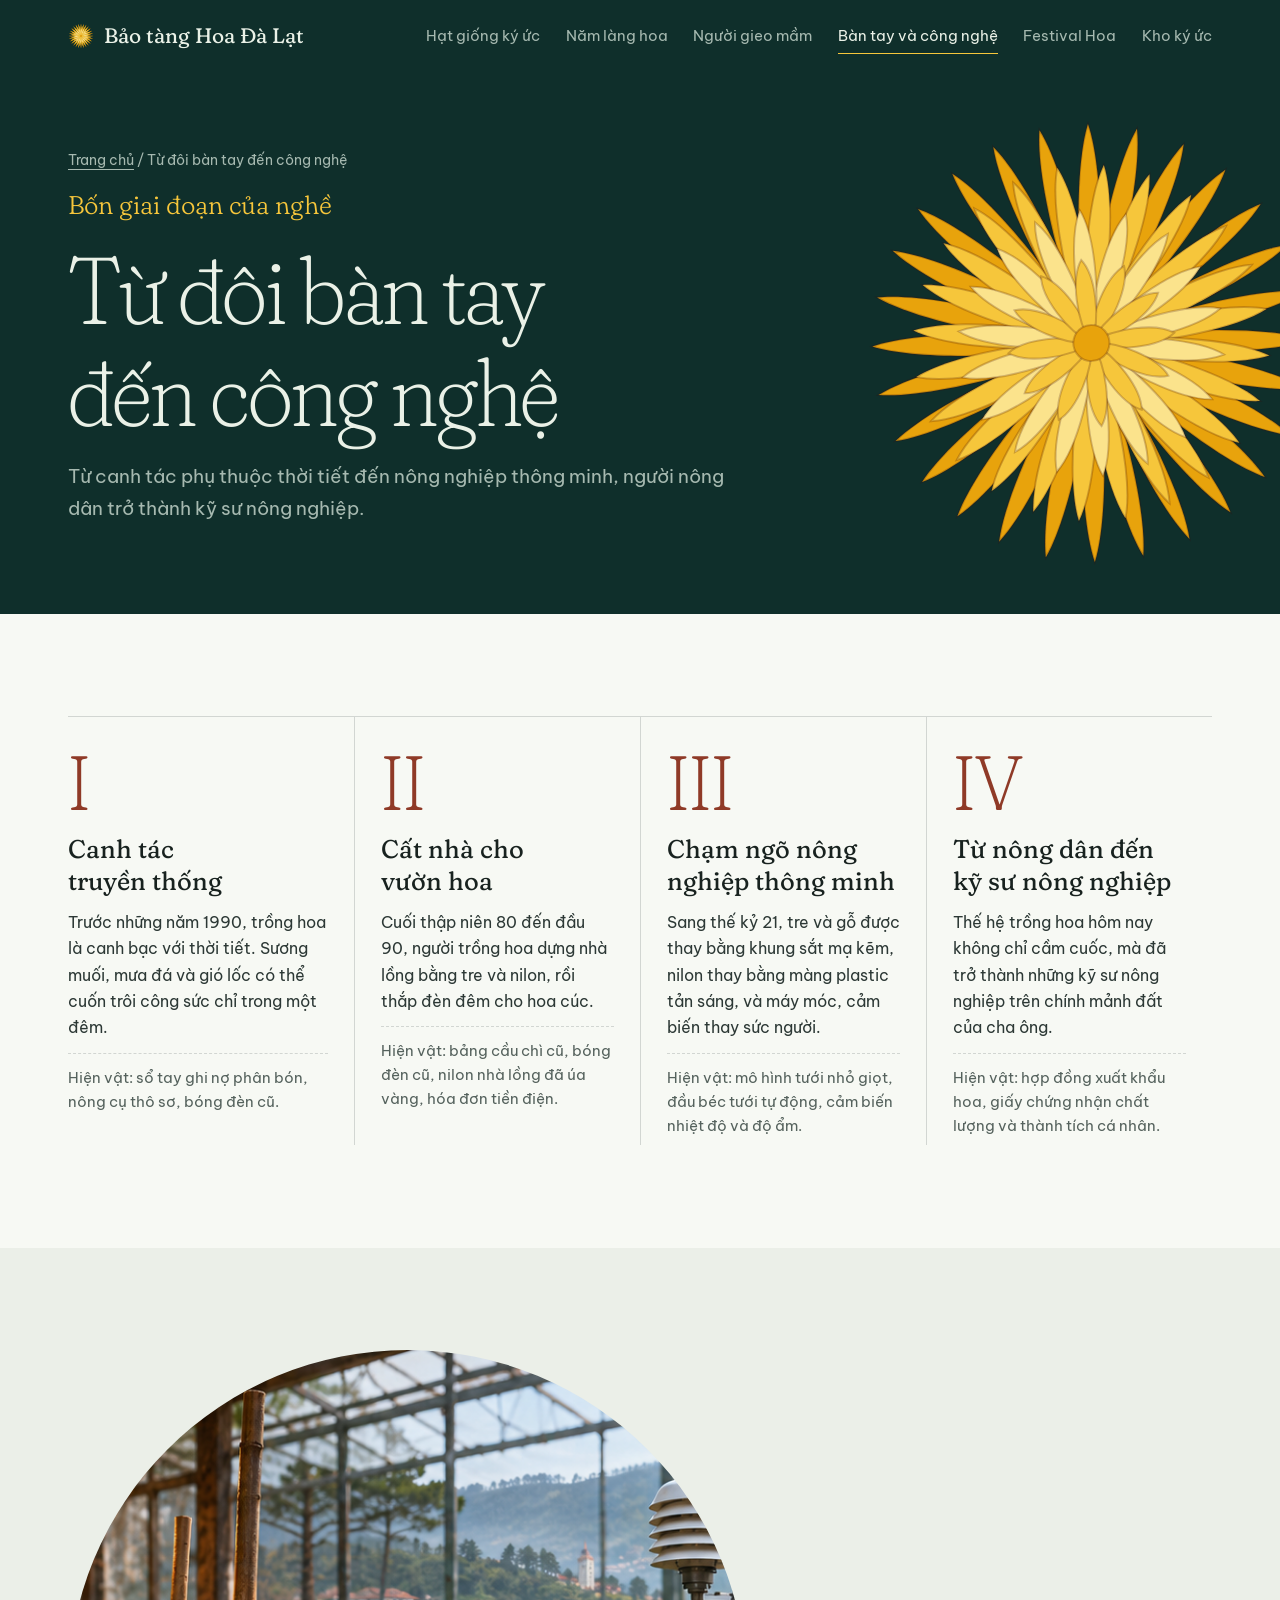
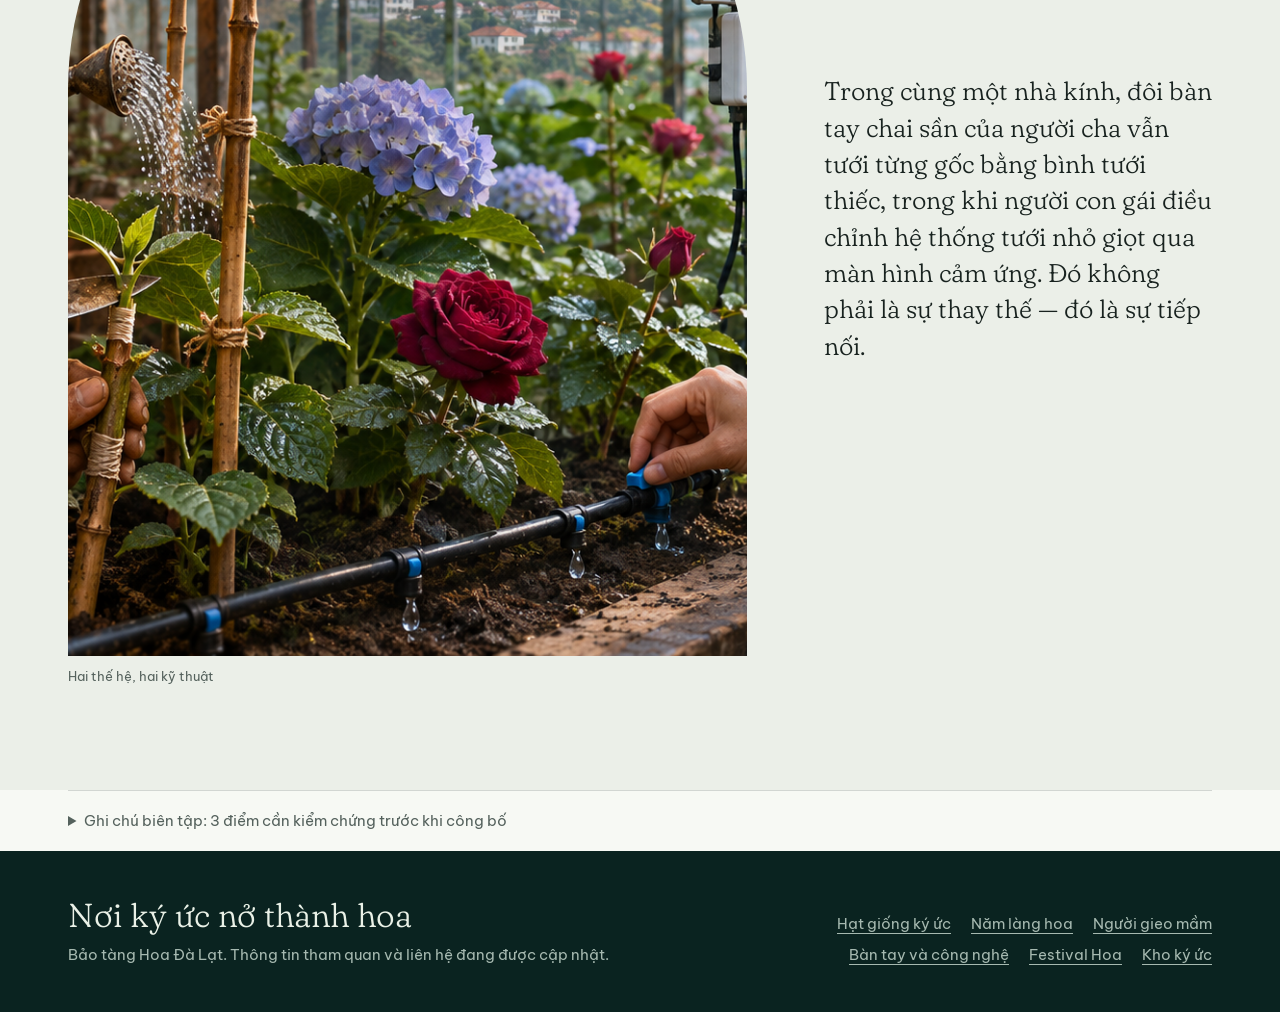
<file: cong-nghe.html>
<!doctype html>
<html lang="vi">
<head>
<meta charset="UTF-8">
<meta name="viewport" content="width=device-width, initial-scale=1">
<title>Từ đôi bàn tay đến công nghệ | Bảo tàng Hoa Đà Lạt</title>
<meta name="description" content="Từ đôi bàn tay đến công nghệ: bốn giai đoạn của nghề trồng hoa Đà Lạt, từ canh tác truyền thống đến kỹ sư nông nghiệp.">
<meta name="theme-color" content="#0f2f2b">
<link rel="preload" href="assets/fonts/fraunces-vietnamese-full-normal.woff2" as="font" type="font/woff2" crossorigin>
<link rel="stylesheet" href="assets/site.css?v=e93d37b6">
</head>
<body class="">
<a class="skip" href="#noi-dung">Đến nội dung chính</a>
<svg class="defs" aria-hidden="true" focusable="false" width="0" height="0"><symbol id="f-layon" viewBox="-102 -102 204 204"><g class="ly c1" style="--i:2"><path d="M0,0 C34.2,-19.4 38,-71.8 17.5,-92.1 Q0,-102.8 -17.5,-92.1 C-38,-71.8 -34.2,-19.4 0,0Z" transform="rotate(0.0)"/><path d="M0,0 C34.2,-19.4 38,-71.8 17.5,-92.1 Q0,-102.8 -17.5,-92.1 C-38,-71.8 -34.2,-19.4 0,0Z" transform="rotate(120.0)"/><path d="M0,0 C34.2,-19.4 38,-71.8 17.5,-92.1 Q0,-102.8 -17.5,-92.1 C-38,-71.8 -34.2,-19.4 0,0Z" transform="rotate(240.0)"/></g><g class="ly c2" style="--i:1"><path d="M0,0 C30.6,-17.6 34,-65.1 15.6,-83.6 Q0,-93.3 -15.6,-83.6 C-34,-65.1 -30.6,-17.6 0,0Z" transform="rotate(60.0)"/><path d="M0,0 C30.6,-17.6 34,-65.1 15.6,-83.6 Q0,-93.3 -15.6,-83.6 C-34,-65.1 -30.6,-17.6 0,0Z" transform="rotate(180.0)"/><path d="M0,0 C30.6,-17.6 34,-65.1 15.6,-83.6 Q0,-93.3 -15.6,-83.6 C-34,-65.1 -30.6,-17.6 0,0Z" transform="rotate(300.0)"/></g><g class="ly c3" style="--i:0"><path d="M0,0 C6,-11.2 6,-32.0 0,-40 C-6,-32.0 -6,-11.2 0,0Z" transform="rotate(30.0)"/><path d="M0,0 C6,-11.2 6,-32.0 0,-40 C-6,-32.0 -6,-11.2 0,0Z" transform="rotate(90.0)"/><path d="M0,0 C6,-11.2 6,-32.0 0,-40 C-6,-32.0 -6,-11.2 0,0Z" transform="rotate(150.0)"/><path d="M0,0 C6,-11.2 6,-32.0 0,-40 C-6,-32.0 -6,-11.2 0,0Z" transform="rotate(210.0)"/><path d="M0,0 C6,-11.2 6,-32.0 0,-40 C-6,-32.0 -6,-11.2 0,0Z" transform="rotate(270.0)"/><path d="M0,0 C6,-11.2 6,-32.0 0,-40 C-6,-32.0 -6,-11.2 0,0Z" transform="rotate(330.0)"/></g><circle class="ly c1" style="--i:0" r="5"/></symbol><symbol id="f-cuc" viewBox="-102 -102 204 204"><g class="ly c1" style="--i:3"><path d="M0,0 C6.5,-27.2 6.5,-77.6 0,-97 C-6.5,-77.6 -6.5,-27.2 0,0Z" transform="rotate(0.0)"/><path d="M0,0 C6.5,-27.2 6.5,-77.6 0,-97 C-6.5,-77.6 -6.5,-27.2 0,0Z" transform="rotate(12.9)"/><path d="M0,0 C6.5,-27.2 6.5,-77.6 0,-97 C-6.5,-77.6 -6.5,-27.2 0,0Z" transform="rotate(25.7)"/><path d="M0,0 C6.5,-27.2 6.5,-77.6 0,-97 C-6.5,-77.6 -6.5,-27.2 0,0Z" transform="rotate(38.6)"/><path d="M0,0 C6.5,-27.2 6.5,-77.6 0,-97 C-6.5,-77.6 -6.5,-27.2 0,0Z" transform="rotate(51.4)"/><path d="M0,0 C6.5,-27.2 6.5,-77.6 0,-97 C-6.5,-77.6 -6.5,-27.2 0,0Z" transform="rotate(64.3)"/><path d="M0,0 C6.5,-27.2 6.5,-77.6 0,-97 C-6.5,-77.6 -6.5,-27.2 0,0Z" transform="rotate(77.1)"/><path d="M0,0 C6.5,-27.2 6.5,-77.6 0,-97 C-6.5,-77.6 -6.5,-27.2 0,0Z" transform="rotate(90.0)"/><path d="M0,0 C6.5,-27.2 6.5,-77.6 0,-97 C-6.5,-77.6 -6.5,-27.2 0,0Z" transform="rotate(102.9)"/><path d="M0,0 C6.5,-27.2 6.5,-77.6 0,-97 C-6.5,-77.6 -6.5,-27.2 0,0Z" transform="rotate(115.7)"/><path d="M0,0 C6.5,-27.2 6.5,-77.6 0,-97 C-6.5,-77.6 -6.5,-27.2 0,0Z" transform="rotate(128.6)"/><path d="M0,0 C6.5,-27.2 6.5,-77.6 0,-97 C-6.5,-77.6 -6.5,-27.2 0,0Z" transform="rotate(141.4)"/><path d="M0,0 C6.5,-27.2 6.5,-77.6 0,-97 C-6.5,-77.6 -6.5,-27.2 0,0Z" transform="rotate(154.3)"/><path d="M0,0 C6.5,-27.2 6.5,-77.6 0,-97 C-6.5,-77.6 -6.5,-27.2 0,0Z" transform="rotate(167.1)"/><path d="M0,0 C6.5,-27.2 6.5,-77.6 0,-97 C-6.5,-77.6 -6.5,-27.2 0,0Z" transform="rotate(180.0)"/><path d="M0,0 C6.5,-27.2 6.5,-77.6 0,-97 C-6.5,-77.6 -6.5,-27.2 0,0Z" transform="rotate(192.9)"/><path d="M0,0 C6.5,-27.2 6.5,-77.6 0,-97 C-6.5,-77.6 -6.5,-27.2 0,0Z" transform="rotate(205.7)"/><path d="M0,0 C6.5,-27.2 6.5,-77.6 0,-97 C-6.5,-77.6 -6.5,-27.2 0,0Z" transform="rotate(218.6)"/><path d="M0,0 C6.5,-27.2 6.5,-77.6 0,-97 C-6.5,-77.6 -6.5,-27.2 0,0Z" transform="rotate(231.4)"/><path d="M0,0 C6.5,-27.2 6.5,-77.6 0,-97 C-6.5,-77.6 -6.5,-27.2 0,0Z" transform="rotate(244.3)"/><path d="M0,0 C6.5,-27.2 6.5,-77.6 0,-97 C-6.5,-77.6 -6.5,-27.2 0,0Z" transform="rotate(257.1)"/><path d="M0,0 C6.5,-27.2 6.5,-77.6 0,-97 C-6.5,-77.6 -6.5,-27.2 0,0Z" transform="rotate(270.0)"/><path d="M0,0 C6.5,-27.2 6.5,-77.6 0,-97 C-6.5,-77.6 -6.5,-27.2 0,0Z" transform="rotate(282.9)"/><path d="M0,0 C6.5,-27.2 6.5,-77.6 0,-97 C-6.5,-77.6 -6.5,-27.2 0,0Z" transform="rotate(295.7)"/><path d="M0,0 C6.5,-27.2 6.5,-77.6 0,-97 C-6.5,-77.6 -6.5,-27.2 0,0Z" transform="rotate(308.6)"/><path d="M0,0 C6.5,-27.2 6.5,-77.6 0,-97 C-6.5,-77.6 -6.5,-27.2 0,0Z" transform="rotate(321.4)"/><path d="M0,0 C6.5,-27.2 6.5,-77.6 0,-97 C-6.5,-77.6 -6.5,-27.2 0,0Z" transform="rotate(334.3)"/><path d="M0,0 C6.5,-27.2 6.5,-77.6 0,-97 C-6.5,-77.6 -6.5,-27.2 0,0Z" transform="rotate(347.1)"/></g><g class="ly c2" style="--i:2"><path d="M0,0 C6.5,-22.1 6.5,-63.2 0,-79 C-6.5,-63.2 -6.5,-22.1 0,0Z" transform="rotate(7.0)"/><path d="M0,0 C6.5,-22.1 6.5,-63.2 0,-79 C-6.5,-63.2 -6.5,-22.1 0,0Z" transform="rotate(22.0)"/><path d="M0,0 C6.5,-22.1 6.5,-63.2 0,-79 C-6.5,-63.2 -6.5,-22.1 0,0Z" transform="rotate(37.0)"/><path d="M0,0 C6.5,-22.1 6.5,-63.2 0,-79 C-6.5,-63.2 -6.5,-22.1 0,0Z" transform="rotate(52.0)"/><path d="M0,0 C6.5,-22.1 6.5,-63.2 0,-79 C-6.5,-63.2 -6.5,-22.1 0,0Z" transform="rotate(67.0)"/><path d="M0,0 C6.5,-22.1 6.5,-63.2 0,-79 C-6.5,-63.2 -6.5,-22.1 0,0Z" transform="rotate(82.0)"/><path d="M0,0 C6.5,-22.1 6.5,-63.2 0,-79 C-6.5,-63.2 -6.5,-22.1 0,0Z" transform="rotate(97.0)"/><path d="M0,0 C6.5,-22.1 6.5,-63.2 0,-79 C-6.5,-63.2 -6.5,-22.1 0,0Z" transform="rotate(112.0)"/><path d="M0,0 C6.5,-22.1 6.5,-63.2 0,-79 C-6.5,-63.2 -6.5,-22.1 0,0Z" transform="rotate(127.0)"/><path d="M0,0 C6.5,-22.1 6.5,-63.2 0,-79 C-6.5,-63.2 -6.5,-22.1 0,0Z" transform="rotate(142.0)"/><path d="M0,0 C6.5,-22.1 6.5,-63.2 0,-79 C-6.5,-63.2 -6.5,-22.1 0,0Z" transform="rotate(157.0)"/><path d="M0,0 C6.5,-22.1 6.5,-63.2 0,-79 C-6.5,-63.2 -6.5,-22.1 0,0Z" transform="rotate(172.0)"/><path d="M0,0 C6.5,-22.1 6.5,-63.2 0,-79 C-6.5,-63.2 -6.5,-22.1 0,0Z" transform="rotate(187.0)"/><path d="M0,0 C6.5,-22.1 6.5,-63.2 0,-79 C-6.5,-63.2 -6.5,-22.1 0,0Z" transform="rotate(202.0)"/><path d="M0,0 C6.5,-22.1 6.5,-63.2 0,-79 C-6.5,-63.2 -6.5,-22.1 0,0Z" transform="rotate(217.0)"/><path d="M0,0 C6.5,-22.1 6.5,-63.2 0,-79 C-6.5,-63.2 -6.5,-22.1 0,0Z" transform="rotate(232.0)"/><path d="M0,0 C6.5,-22.1 6.5,-63.2 0,-79 C-6.5,-63.2 -6.5,-22.1 0,0Z" transform="rotate(247.0)"/><path d="M0,0 C6.5,-22.1 6.5,-63.2 0,-79 C-6.5,-63.2 -6.5,-22.1 0,0Z" transform="rotate(262.0)"/><path d="M0,0 C6.5,-22.1 6.5,-63.2 0,-79 C-6.5,-63.2 -6.5,-22.1 0,0Z" transform="rotate(277.0)"/><path d="M0,0 C6.5,-22.1 6.5,-63.2 0,-79 C-6.5,-63.2 -6.5,-22.1 0,0Z" transform="rotate(292.0)"/><path d="M0,0 C6.5,-22.1 6.5,-63.2 0,-79 C-6.5,-63.2 -6.5,-22.1 0,0Z" transform="rotate(307.0)"/><path d="M0,0 C6.5,-22.1 6.5,-63.2 0,-79 C-6.5,-63.2 -6.5,-22.1 0,0Z" transform="rotate(322.0)"/><path d="M0,0 C6.5,-22.1 6.5,-63.2 0,-79 C-6.5,-63.2 -6.5,-22.1 0,0Z" transform="rotate(337.0)"/><path d="M0,0 C6.5,-22.1 6.5,-63.2 0,-79 C-6.5,-63.2 -6.5,-22.1 0,0Z" transform="rotate(352.0)"/></g><g class="ly c3" style="--i:1"><path d="M0,0 C6,-16.5 6,-47.2 0,-59 C-6,-47.2 -6,-16.5 0,0Z" transform="rotate(3.0)"/><path d="M0,0 C6,-16.5 6,-47.2 0,-59 C-6,-47.2 -6,-16.5 0,0Z" transform="rotate(23.0)"/><path d="M0,0 C6,-16.5 6,-47.2 0,-59 C-6,-47.2 -6,-16.5 0,0Z" transform="rotate(43.0)"/><path d="M0,0 C6,-16.5 6,-47.2 0,-59 C-6,-47.2 -6,-16.5 0,0Z" transform="rotate(63.0)"/><path d="M0,0 C6,-16.5 6,-47.2 0,-59 C-6,-47.2 -6,-16.5 0,0Z" transform="rotate(83.0)"/><path d="M0,0 C6,-16.5 6,-47.2 0,-59 C-6,-47.2 -6,-16.5 0,0Z" transform="rotate(103.0)"/><path d="M0,0 C6,-16.5 6,-47.2 0,-59 C-6,-47.2 -6,-16.5 0,0Z" transform="rotate(123.0)"/><path d="M0,0 C6,-16.5 6,-47.2 0,-59 C-6,-47.2 -6,-16.5 0,0Z" transform="rotate(143.0)"/><path d="M0,0 C6,-16.5 6,-47.2 0,-59 C-6,-47.2 -6,-16.5 0,0Z" transform="rotate(163.0)"/><path d="M0,0 C6,-16.5 6,-47.2 0,-59 C-6,-47.2 -6,-16.5 0,0Z" transform="rotate(183.0)"/><path d="M0,0 C6,-16.5 6,-47.2 0,-59 C-6,-47.2 -6,-16.5 0,0Z" transform="rotate(203.0)"/><path d="M0,0 C6,-16.5 6,-47.2 0,-59 C-6,-47.2 -6,-16.5 0,0Z" transform="rotate(223.0)"/><path d="M0,0 C6,-16.5 6,-47.2 0,-59 C-6,-47.2 -6,-16.5 0,0Z" transform="rotate(243.0)"/><path d="M0,0 C6,-16.5 6,-47.2 0,-59 C-6,-47.2 -6,-16.5 0,0Z" transform="rotate(263.0)"/><path d="M0,0 C6,-16.5 6,-47.2 0,-59 C-6,-47.2 -6,-16.5 0,0Z" transform="rotate(283.0)"/><path d="M0,0 C6,-16.5 6,-47.2 0,-59 C-6,-47.2 -6,-16.5 0,0Z" transform="rotate(303.0)"/><path d="M0,0 C6,-16.5 6,-47.2 0,-59 C-6,-47.2 -6,-16.5 0,0Z" transform="rotate(323.0)"/><path d="M0,0 C6,-16.5 6,-47.2 0,-59 C-6,-47.2 -6,-16.5 0,0Z" transform="rotate(343.0)"/></g><g class="ly c2" style="--i:0"><path d="M0,0 C5.5,-10.4 5.5,-29.6 0,-37 C-5.5,-29.6 -5.5,-10.4 0,0Z" transform="rotate(11.0)"/><path d="M0,0 C5.5,-10.4 5.5,-29.6 0,-37 C-5.5,-29.6 -5.5,-10.4 0,0Z" transform="rotate(41.0)"/><path d="M0,0 C5.5,-10.4 5.5,-29.6 0,-37 C-5.5,-29.6 -5.5,-10.4 0,0Z" transform="rotate(71.0)"/><path d="M0,0 C5.5,-10.4 5.5,-29.6 0,-37 C-5.5,-29.6 -5.5,-10.4 0,0Z" transform="rotate(101.0)"/><path d="M0,0 C5.5,-10.4 5.5,-29.6 0,-37 C-5.5,-29.6 -5.5,-10.4 0,0Z" transform="rotate(131.0)"/><path d="M0,0 C5.5,-10.4 5.5,-29.6 0,-37 C-5.5,-29.6 -5.5,-10.4 0,0Z" transform="rotate(161.0)"/><path d="M0,0 C5.5,-10.4 5.5,-29.6 0,-37 C-5.5,-29.6 -5.5,-10.4 0,0Z" transform="rotate(191.0)"/><path d="M0,0 C5.5,-10.4 5.5,-29.6 0,-37 C-5.5,-29.6 -5.5,-10.4 0,0Z" transform="rotate(221.0)"/><path d="M0,0 C5.5,-10.4 5.5,-29.6 0,-37 C-5.5,-29.6 -5.5,-10.4 0,0Z" transform="rotate(251.0)"/><path d="M0,0 C5.5,-10.4 5.5,-29.6 0,-37 C-5.5,-29.6 -5.5,-10.4 0,0Z" transform="rotate(281.0)"/><path d="M0,0 C5.5,-10.4 5.5,-29.6 0,-37 C-5.5,-29.6 -5.5,-10.4 0,0Z" transform="rotate(311.0)"/><path d="M0,0 C5.5,-10.4 5.5,-29.6 0,-37 C-5.5,-29.6 -5.5,-10.4 0,0Z" transform="rotate(341.0)"/></g><circle class="ly c1" style="--i:0" r="8"/></symbol><symbol id="f-hong" viewBox="-102 -102 204 204"><g class="ly c1" style="--i:3"><path d="M0,0 C39.6,-19.4 44,-71.8 20.2,-92.1 Q0,-102.8 -20.2,-92.1 C-44,-71.8 -39.6,-19.4 0,0Z" transform="rotate(0.0)"/><path d="M0,0 C39.6,-19.4 44,-71.8 20.2,-92.1 Q0,-102.8 -20.2,-92.1 C-44,-71.8 -39.6,-19.4 0,0Z" transform="rotate(60.0)"/><path d="M0,0 C39.6,-19.4 44,-71.8 20.2,-92.1 Q0,-102.8 -20.2,-92.1 C-44,-71.8 -39.6,-19.4 0,0Z" transform="rotate(120.0)"/><path d="M0,0 C39.6,-19.4 44,-71.8 20.2,-92.1 Q0,-102.8 -20.2,-92.1 C-44,-71.8 -39.6,-19.4 0,0Z" transform="rotate(180.0)"/><path d="M0,0 C39.6,-19.4 44,-71.8 20.2,-92.1 Q0,-102.8 -20.2,-92.1 C-44,-71.8 -39.6,-19.4 0,0Z" transform="rotate(240.0)"/><path d="M0,0 C39.6,-19.4 44,-71.8 20.2,-92.1 Q0,-102.8 -20.2,-92.1 C-44,-71.8 -39.6,-19.4 0,0Z" transform="rotate(300.0)"/></g><g class="ly c2" style="--i:2"><path d="M0,0 C34.2,-15.2 38,-56.2 17.5,-72.2 Q0,-80.6 -17.5,-72.2 C-38,-56.2 -34.2,-15.2 0,0Z" transform="rotate(36.0)"/><path d="M0,0 C34.2,-15.2 38,-56.2 17.5,-72.2 Q0,-80.6 -17.5,-72.2 C-38,-56.2 -34.2,-15.2 0,0Z" transform="rotate(108.0)"/><path d="M0,0 C34.2,-15.2 38,-56.2 17.5,-72.2 Q0,-80.6 -17.5,-72.2 C-38,-56.2 -34.2,-15.2 0,0Z" transform="rotate(180.0)"/><path d="M0,0 C34.2,-15.2 38,-56.2 17.5,-72.2 Q0,-80.6 -17.5,-72.2 C-38,-56.2 -34.2,-15.2 0,0Z" transform="rotate(252.0)"/><path d="M0,0 C34.2,-15.2 38,-56.2 17.5,-72.2 Q0,-80.6 -17.5,-72.2 C-38,-56.2 -34.2,-15.2 0,0Z" transform="rotate(324.0)"/></g><g class="ly c3" style="--i:1"><path d="M0,0 C27.0,-11.0 30,-40.7 13.8,-52.2 Q0,-58.3 -13.8,-52.2 C-30,-40.7 -27.0,-11.0 0,0Z" transform="rotate(8.0)"/><path d="M0,0 C27.0,-11.0 30,-40.7 13.8,-52.2 Q0,-58.3 -13.8,-52.2 C-30,-40.7 -27.0,-11.0 0,0Z" transform="rotate(80.0)"/><path d="M0,0 C27.0,-11.0 30,-40.7 13.8,-52.2 Q0,-58.3 -13.8,-52.2 C-30,-40.7 -27.0,-11.0 0,0Z" transform="rotate(152.0)"/><path d="M0,0 C27.0,-11.0 30,-40.7 13.8,-52.2 Q0,-58.3 -13.8,-52.2 C-30,-40.7 -27.0,-11.0 0,0Z" transform="rotate(224.0)"/><path d="M0,0 C27.0,-11.0 30,-40.7 13.8,-52.2 Q0,-58.3 -13.8,-52.2 C-30,-40.7 -27.0,-11.0 0,0Z" transform="rotate(296.0)"/></g><g class="ly c2" style="--i:0"><path d="M0,0 C18.9,-7.0 21,-25.9 9.7,-33.2 Q0,-37.1 -9.7,-33.2 C-21,-25.9 -18.9,-7.0 0,0Z" transform="rotate(44.0)"/><path d="M0,0 C18.9,-7.0 21,-25.9 9.7,-33.2 Q0,-37.1 -9.7,-33.2 C-21,-25.9 -18.9,-7.0 0,0Z" transform="rotate(164.0)"/><path d="M0,0 C18.9,-7.0 21,-25.9 9.7,-33.2 Q0,-37.1 -9.7,-33.2 C-21,-25.9 -18.9,-7.0 0,0Z" transform="rotate(284.0)"/></g><path class="ly sp" style="--i:0" d="M0,-2 C7,-10 15,0 8,9 C1,17 -12,10 -10,-2"/></symbol><symbol id="f-camchuong" viewBox="-102 -102 204 204"><g class="ly c1" style="--i:3"><path d="M0,0 L-39.5,-88.6 L-30.7,-81.7 L-28.6,-92.7 L-20.7,-84.8 L-17.3,-95.4 L-10.4,-86.7 L-5.8,-96.8 L0.0,-87.3 L5.8,-96.8 L10.4,-86.7 L17.3,-95.4 L20.7,-84.8 L28.6,-92.7 L30.7,-81.7 L39.5,-88.6Z" transform="rotate(0.0)"/><path d="M0,0 L-39.5,-88.6 L-30.7,-81.7 L-28.6,-92.7 L-20.7,-84.8 L-17.3,-95.4 L-10.4,-86.7 L-5.8,-96.8 L0.0,-87.3 L5.8,-96.8 L10.4,-86.7 L17.3,-95.4 L20.7,-84.8 L28.6,-92.7 L30.7,-81.7 L39.5,-88.6Z" transform="rotate(45.0)"/><path d="M0,0 L-39.5,-88.6 L-30.7,-81.7 L-28.6,-92.7 L-20.7,-84.8 L-17.3,-95.4 L-10.4,-86.7 L-5.8,-96.8 L0.0,-87.3 L5.8,-96.8 L10.4,-86.7 L17.3,-95.4 L20.7,-84.8 L28.6,-92.7 L30.7,-81.7 L39.5,-88.6Z" transform="rotate(90.0)"/><path d="M0,0 L-39.5,-88.6 L-30.7,-81.7 L-28.6,-92.7 L-20.7,-84.8 L-17.3,-95.4 L-10.4,-86.7 L-5.8,-96.8 L0.0,-87.3 L5.8,-96.8 L10.4,-86.7 L17.3,-95.4 L20.7,-84.8 L28.6,-92.7 L30.7,-81.7 L39.5,-88.6Z" transform="rotate(135.0)"/><path d="M0,0 L-39.5,-88.6 L-30.7,-81.7 L-28.6,-92.7 L-20.7,-84.8 L-17.3,-95.4 L-10.4,-86.7 L-5.8,-96.8 L0.0,-87.3 L5.8,-96.8 L10.4,-86.7 L17.3,-95.4 L20.7,-84.8 L28.6,-92.7 L30.7,-81.7 L39.5,-88.6Z" transform="rotate(180.0)"/><path d="M0,0 L-39.5,-88.6 L-30.7,-81.7 L-28.6,-92.7 L-20.7,-84.8 L-17.3,-95.4 L-10.4,-86.7 L-5.8,-96.8 L0.0,-87.3 L5.8,-96.8 L10.4,-86.7 L17.3,-95.4 L20.7,-84.8 L28.6,-92.7 L30.7,-81.7 L39.5,-88.6Z" transform="rotate(225.0)"/><path d="M0,0 L-39.5,-88.6 L-30.7,-81.7 L-28.6,-92.7 L-20.7,-84.8 L-17.3,-95.4 L-10.4,-86.7 L-5.8,-96.8 L0.0,-87.3 L5.8,-96.8 L10.4,-86.7 L17.3,-95.4 L20.7,-84.8 L28.6,-92.7 L30.7,-81.7 L39.5,-88.6Z" transform="rotate(270.0)"/><path d="M0,0 L-39.5,-88.6 L-30.7,-81.7 L-28.6,-92.7 L-20.7,-84.8 L-17.3,-95.4 L-10.4,-86.7 L-5.8,-96.8 L0.0,-87.3 L5.8,-96.8 L10.4,-86.7 L17.3,-95.4 L20.7,-84.8 L28.6,-92.7 L30.7,-81.7 L39.5,-88.6Z" transform="rotate(315.0)"/></g><g class="ly c2" style="--i:2"><path d="M0,0 L-32.9,-67.4 L-25.6,-62.5 L-23.9,-71.1 L-17.3,-65.2 L-14.5,-73.6 L-8.7,-66.9 L-4.9,-74.8 L0.0,-67.5 L4.9,-74.8 L8.7,-66.9 L14.5,-73.6 L17.3,-65.2 L23.9,-71.1 L25.6,-62.5 L32.9,-67.4Z" transform="rotate(20.0)"/><path d="M0,0 L-32.9,-67.4 L-25.6,-62.5 L-23.9,-71.1 L-17.3,-65.2 L-14.5,-73.6 L-8.7,-66.9 L-4.9,-74.8 L0.0,-67.5 L4.9,-74.8 L8.7,-66.9 L14.5,-73.6 L17.3,-65.2 L23.9,-71.1 L25.6,-62.5 L32.9,-67.4Z" transform="rotate(71.4)"/><path d="M0,0 L-32.9,-67.4 L-25.6,-62.5 L-23.9,-71.1 L-17.3,-65.2 L-14.5,-73.6 L-8.7,-66.9 L-4.9,-74.8 L0.0,-67.5 L4.9,-74.8 L8.7,-66.9 L14.5,-73.6 L17.3,-65.2 L23.9,-71.1 L25.6,-62.5 L32.9,-67.4Z" transform="rotate(122.9)"/><path d="M0,0 L-32.9,-67.4 L-25.6,-62.5 L-23.9,-71.1 L-17.3,-65.2 L-14.5,-73.6 L-8.7,-66.9 L-4.9,-74.8 L0.0,-67.5 L4.9,-74.8 L8.7,-66.9 L14.5,-73.6 L17.3,-65.2 L23.9,-71.1 L25.6,-62.5 L32.9,-67.4Z" transform="rotate(174.3)"/><path d="M0,0 L-32.9,-67.4 L-25.6,-62.5 L-23.9,-71.1 L-17.3,-65.2 L-14.5,-73.6 L-8.7,-66.9 L-4.9,-74.8 L0.0,-67.5 L4.9,-74.8 L8.7,-66.9 L14.5,-73.6 L17.3,-65.2 L23.9,-71.1 L25.6,-62.5 L32.9,-67.4Z" transform="rotate(225.7)"/><path d="M0,0 L-32.9,-67.4 L-25.6,-62.5 L-23.9,-71.1 L-17.3,-65.2 L-14.5,-73.6 L-8.7,-66.9 L-4.9,-74.8 L0.0,-67.5 L4.9,-74.8 L8.7,-66.9 L14.5,-73.6 L17.3,-65.2 L23.9,-71.1 L25.6,-62.5 L32.9,-67.4Z" transform="rotate(277.1)"/><path d="M0,0 L-32.9,-67.4 L-25.6,-62.5 L-23.9,-71.1 L-17.3,-65.2 L-14.5,-73.6 L-8.7,-66.9 L-4.9,-74.8 L0.0,-67.5 L4.9,-74.8 L8.7,-66.9 L14.5,-73.6 L17.3,-65.2 L23.9,-71.1 L25.6,-62.5 L32.9,-67.4Z" transform="rotate(328.6)"/></g><g class="ly c3" style="--i:1"><path d="M0,0 L-24.9,-46.8 L-19.4,-43.6 L-18.1,-49.8 L-13.1,-45.9 L-11.0,-51.8 L-6.6,-47.2 L-3.7,-52.9 L0.0,-47.7 L3.7,-52.9 L6.6,-47.2 L11.0,-51.8 L13.1,-45.9 L18.1,-49.8 L19.4,-43.6 L24.9,-46.8Z" transform="rotate(6.0)"/><path d="M0,0 L-24.9,-46.8 L-19.4,-43.6 L-18.1,-49.8 L-13.1,-45.9 L-11.0,-51.8 L-6.6,-47.2 L-3.7,-52.9 L0.0,-47.7 L3.7,-52.9 L6.6,-47.2 L11.0,-51.8 L13.1,-45.9 L18.1,-49.8 L19.4,-43.6 L24.9,-46.8Z" transform="rotate(66.0)"/><path d="M0,0 L-24.9,-46.8 L-19.4,-43.6 L-18.1,-49.8 L-13.1,-45.9 L-11.0,-51.8 L-6.6,-47.2 L-3.7,-52.9 L0.0,-47.7 L3.7,-52.9 L6.6,-47.2 L11.0,-51.8 L13.1,-45.9 L18.1,-49.8 L19.4,-43.6 L24.9,-46.8Z" transform="rotate(126.0)"/><path d="M0,0 L-24.9,-46.8 L-19.4,-43.6 L-18.1,-49.8 L-13.1,-45.9 L-11.0,-51.8 L-6.6,-47.2 L-3.7,-52.9 L0.0,-47.7 L3.7,-52.9 L6.6,-47.2 L11.0,-51.8 L13.1,-45.9 L18.1,-49.8 L19.4,-43.6 L24.9,-46.8Z" transform="rotate(186.0)"/><path d="M0,0 L-24.9,-46.8 L-19.4,-43.6 L-18.1,-49.8 L-13.1,-45.9 L-11.0,-51.8 L-6.6,-47.2 L-3.7,-52.9 L0.0,-47.7 L3.7,-52.9 L6.6,-47.2 L11.0,-51.8 L13.1,-45.9 L18.1,-49.8 L19.4,-43.6 L24.9,-46.8Z" transform="rotate(246.0)"/><path d="M0,0 L-24.9,-46.8 L-19.4,-43.6 L-18.1,-49.8 L-13.1,-45.9 L-11.0,-51.8 L-6.6,-47.2 L-3.7,-52.9 L0.0,-47.7 L3.7,-52.9 L6.6,-47.2 L11.0,-51.8 L13.1,-45.9 L18.1,-49.8 L19.4,-43.6 L24.9,-46.8Z" transform="rotate(306.0)"/></g><g class="ly c2" style="--i:0"><path d="M0,0 L-16.4,-26.3 L-12.9,-24.8 L-12.0,-28.6 L-8.8,-26.5 L-7.3,-30.1 L-4.4,-27.5 L-2.5,-30.9 L0.0,-27.9 L2.5,-30.9 L4.4,-27.5 L7.3,-30.1 L8.8,-26.5 L12.0,-28.6 L12.9,-24.8 L16.4,-26.3Z" transform="rotate(30.0)"/><path d="M0,0 L-16.4,-26.3 L-12.9,-24.8 L-12.0,-28.6 L-8.8,-26.5 L-7.3,-30.1 L-4.4,-27.5 L-2.5,-30.9 L0.0,-27.9 L2.5,-30.9 L4.4,-27.5 L7.3,-30.1 L8.8,-26.5 L12.0,-28.6 L12.9,-24.8 L16.4,-26.3Z" transform="rotate(102.0)"/><path d="M0,0 L-16.4,-26.3 L-12.9,-24.8 L-12.0,-28.6 L-8.8,-26.5 L-7.3,-30.1 L-4.4,-27.5 L-2.5,-30.9 L0.0,-27.9 L2.5,-30.9 L4.4,-27.5 L7.3,-30.1 L8.8,-26.5 L12.0,-28.6 L12.9,-24.8 L16.4,-26.3Z" transform="rotate(174.0)"/><path d="M0,0 L-16.4,-26.3 L-12.9,-24.8 L-12.0,-28.6 L-8.8,-26.5 L-7.3,-30.1 L-4.4,-27.5 L-2.5,-30.9 L0.0,-27.9 L2.5,-30.9 L4.4,-27.5 L7.3,-30.1 L8.8,-26.5 L12.0,-28.6 L12.9,-24.8 L16.4,-26.3Z" transform="rotate(246.0)"/><path d="M0,0 L-16.4,-26.3 L-12.9,-24.8 L-12.0,-28.6 L-8.8,-26.5 L-7.3,-30.1 L-4.4,-27.5 L-2.5,-30.9 L0.0,-27.9 L2.5,-30.9 L4.4,-27.5 L7.3,-30.1 L8.8,-26.5 L12.0,-28.6 L12.9,-24.8 L16.4,-26.3Z" transform="rotate(318.0)"/></g></symbol></svg>
<header class="site-head">
  <div class="wrap">
    <a class="brand" href="index.html"><svg class="fl v-thai-phien" viewBox="0 0 204 204" aria-hidden="true" focusable="false"><use href="#f-cuc"/></svg>Bảo tàng Hoa Đà Lạt</a>
    <button class="menu-btn" id="menuBtn" aria-expanded="false" aria-controls="nav">Mục lục</button>
    <nav class="nav" id="nav" aria-label="Điều hướng chính"><a href="hat-giong.html">Hạt giống ký ức</a><a href="index.html#lang-hoa">Năm làng hoa</a><a href="gieo-mam.html">Người gieo mầm</a><a href="cong-nghe.html" aria-current="page">Bàn tay và công nghệ</a><a href="festival.html">Festival Hoa</a><a href="kho-ky-uc.html">Kho ký ức</a></nav>
  </div>
</header>
<main id="noi-dung">
<section class="page-head v-thai-phien">
  <div class="wrap">
    <svg class="fl big-fl" viewBox="0 0 204 204" aria-hidden="true" focusable="false"><use href="#f-cuc"/></svg>
    <div class="txt">
      <p class="crumbs"><a href="index.html">Trang chủ</a> / Từ đôi bàn tay đến công nghệ</p>
      <p class="kicker">Bốn giai đoạn của nghề</p>
      <h1>Từ đôi bàn tay đến công nghệ</h1>
      <p class="lede">Từ canh tác phụ thuộc thời tiết đến nông nghiệp thông minh, người nông dân trở thành kỹ sư nông nghiệp.</p>
    </div>
  </div>
</section><section class="sec paper"><div class="wrap"><ol class="stages"><li class="stage"><span class="num" aria-hidden="true">I</span><h3>Canh tác truyền thống</h3><p>Trước những năm 1990, trồng hoa là canh bạc với thời tiết. Sương muối, mưa đá và gió lốc có thể cuốn trôi công sức chỉ trong một đêm.</p><p class="obj">Hiện vật: sổ tay ghi nợ phân bón, nông cụ thô sơ, bóng đèn cũ.</p></li><li class="stage"><span class="num" aria-hidden="true">II</span><h3>Cất nhà cho vườn hoa</h3><p>Cuối thập niên 80 đến đầu 90, người trồng hoa dựng nhà lồng bằng tre và nilon, rồi thắp đèn đêm cho hoa cúc.</p><p class="obj">Hiện vật: bảng cầu chì cũ, bóng đèn cũ, nilon nhà lồng đã úa vàng, hóa đơn tiền điện.</p></li><li class="stage"><span class="num" aria-hidden="true">III</span><h3>Chạm ngõ nông nghiệp thông minh</h3><p>Sang thế kỷ 21, tre và gỗ được thay bằng khung sắt mạ kẽm, nilon thay bằng màng plastic tản sáng, và máy móc, cảm biến thay sức người.</p><p class="obj">Hiện vật: mô hình tưới nhỏ giọt, đầu béc tưới tự động, cảm biến nhiệt độ và độ ẩm.</p></li><li class="stage"><span class="num" aria-hidden="true">IV</span><h3>Từ nông dân đến kỹ sư nông nghiệp</h3><p>Thế hệ trồng hoa hôm nay không chỉ cầm cuốc, mà đã trở thành những kỹ sư nông nghiệp trên chính mảnh đất của cha ông.</p><p class="obj">Hiện vật: hợp đồng xuất khẩu hoa, giấy chứng nhận chất lượng và thành tích cá nhân.</p></li></ol></div></section><section class="sec"><div class="wrap intro"><figure class="arch"><img src="img/cong-nghe.jpg" alt="Người già tưới cây thủ công bên cạnh người trẻ dùng máy tính bảng và cảm biến trong nhà kính" loading="lazy"><figcaption>Hai thế hệ, hai kỹ thuật</figcaption></figure><div><div class="prose"><p>Trong cùng một nhà kính, đôi bàn tay chai sần của người cha vẫn tưới từng gốc bằng bình tưới thiếc, trong khi người con gái điều chỉnh hệ thống tưới nhỏ giọt qua màn hình cảm ứng. Đó không phải là sự thay thế — đó là sự tiếp nối.</p></div></div></div></section><section class="sec paper" style="padding-block:0"><div class="wrap"><details class="verify"><summary>Ghi chú biên tập: 3 điểm cần kiểm chứng trước khi công bố</summary><ul><li>Thời điểm ‘cuối thập niên 80 – đầu 90’ cần đối chiếu nguồn.</li><li>Thông tin về màng plastic nhập từ Israel và các mô hình công nghệ cần xác nhận.</li><li>Danh sách hiện vật cần chụp thật, hiện tại chỉ là mô tả.</li></ul></details></div></section>
</main>
<footer>
  <div class="wrap">
    <div><p class="tag">Nơi ký ức nở thành hoa</p><p>Bảo tàng Hoa Đà Lạt. Thông tin tham quan và liên hệ đang được cập nhật.</p></div>
    <nav aria-label="Liên kết cuối trang"><a href="hat-giong.html">Hạt giống ký ức</a><a href="index.html#lang-hoa">Năm làng hoa</a><a href="gieo-mam.html">Người gieo mầm</a><a href="cong-nghe.html">Bàn tay và công nghệ</a><a href="festival.html">Festival Hoa</a><a href="kho-ky-uc.html">Kho ký ức</a></nav>
  </div>
</footer>
<script>
const mb = document.getElementById('menuBtn'), nav = document.getElementById('nav');
mb.addEventListener('click', () => { const o = nav.classList.toggle('open'); mb.setAttribute('aria-expanded', String(o)); });
document.querySelectorAll('.chip').forEach(c => c.addEventListener('click', () => {
  const f = c.dataset.filter;
  document.querySelectorAll('.chip').forEach(x => x.setAttribute('aria-pressed', String(x === c)));
  document.querySelectorAll('.cat li').forEach(o => { o.hidden = !(f === 'all' || o.dataset.cat === f); });
}));
</script>
</body>
</html>
</file>
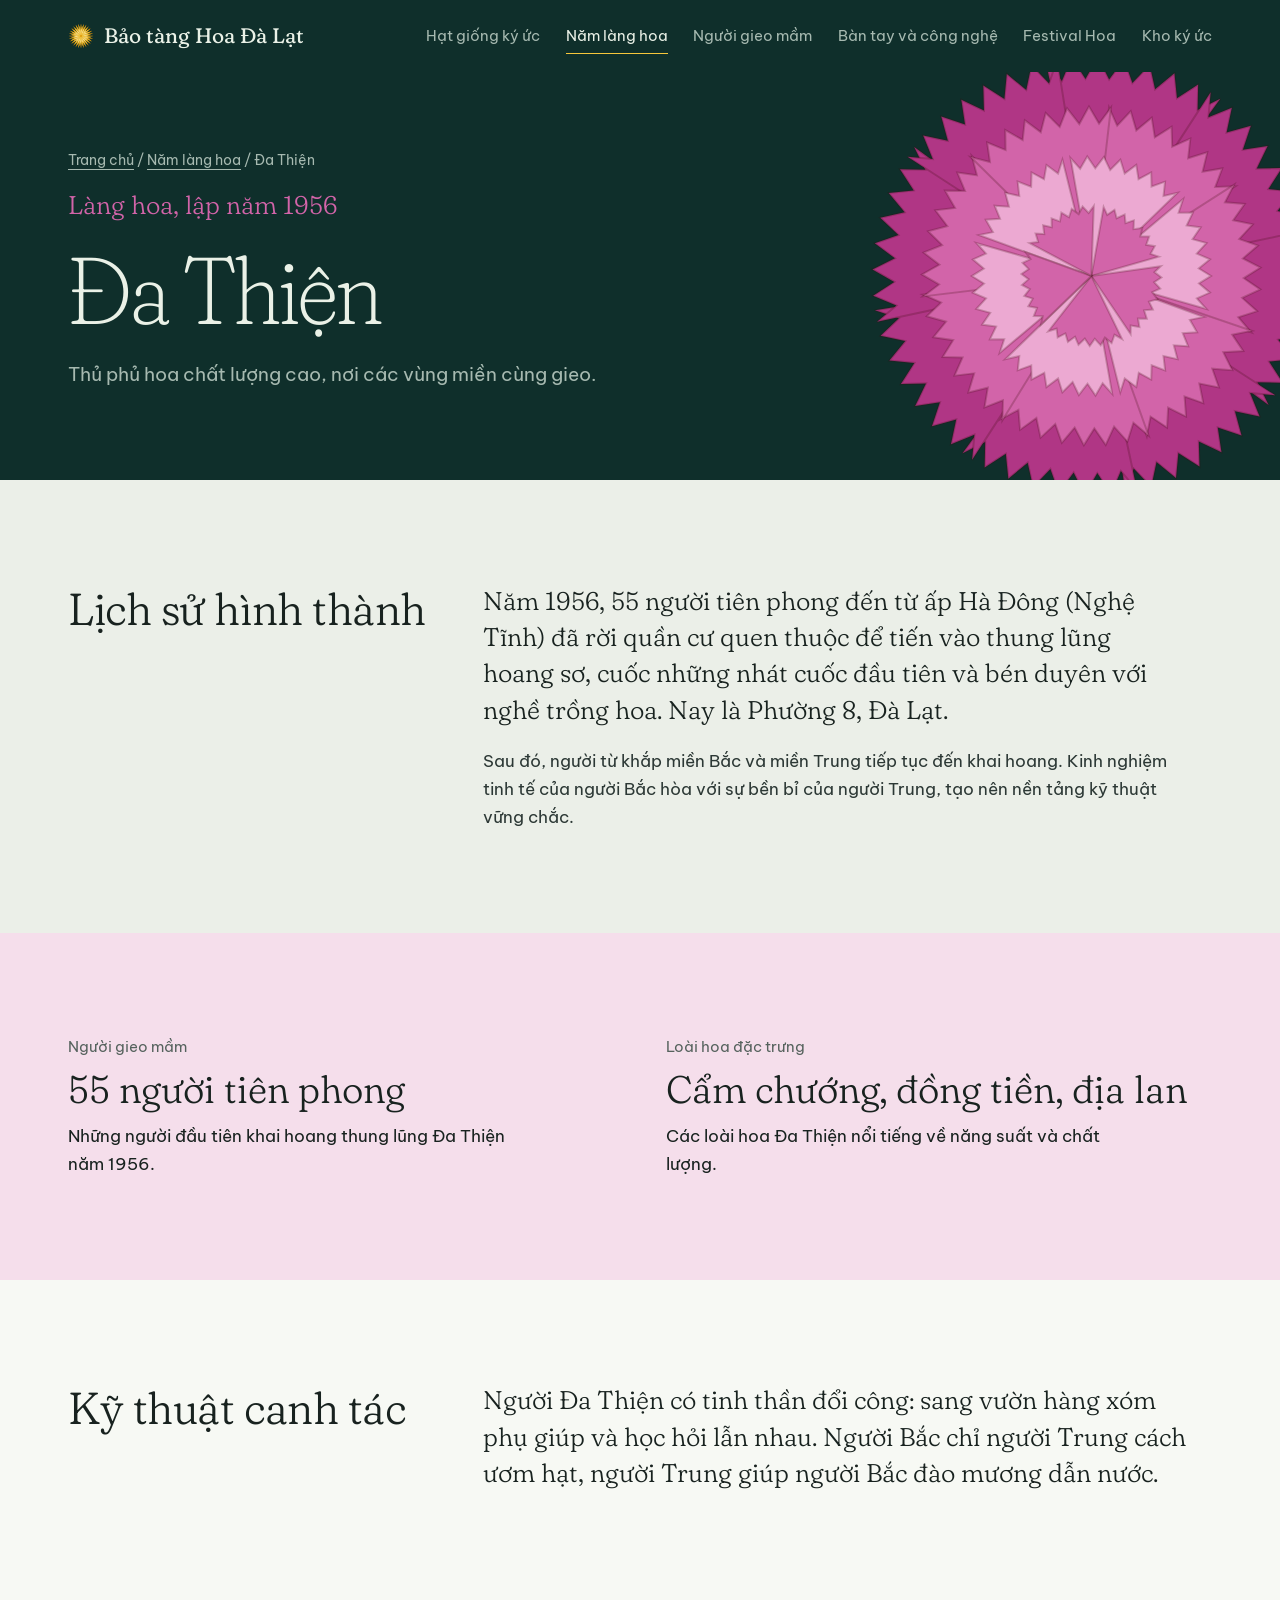
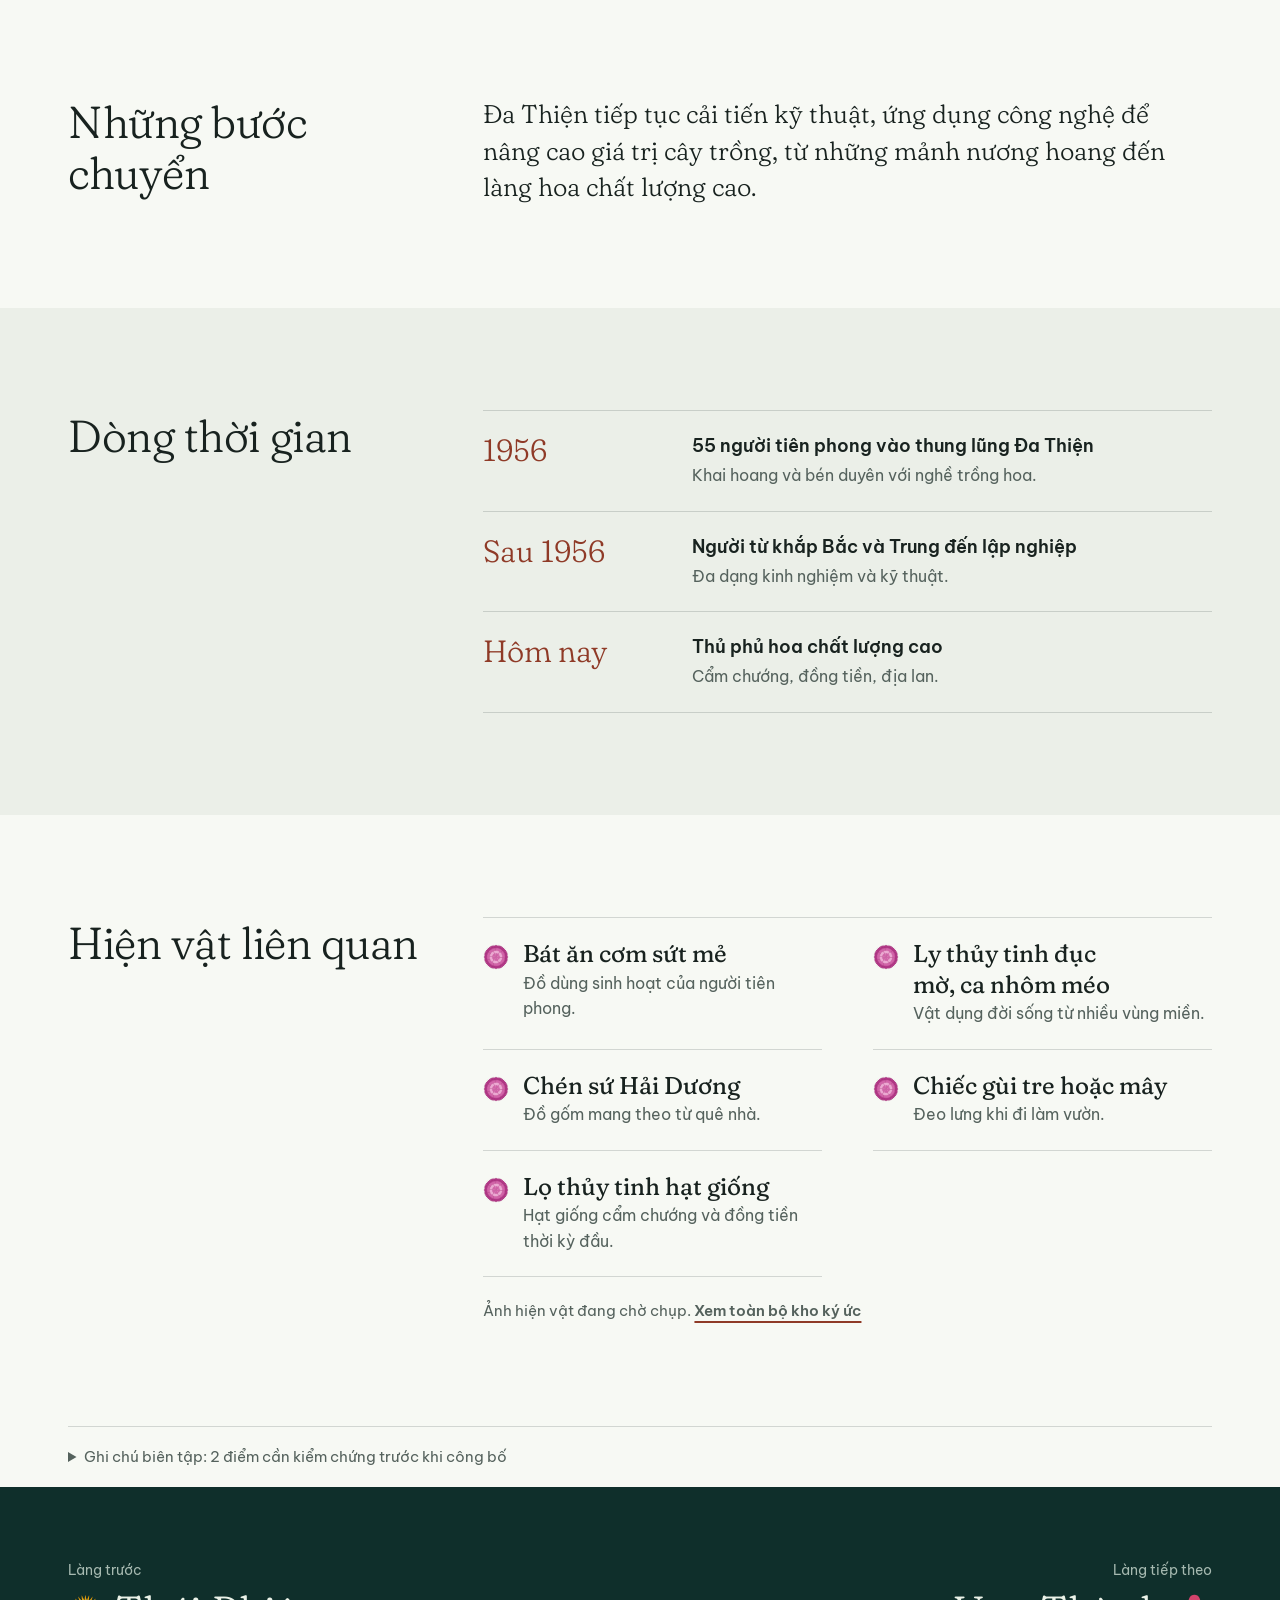
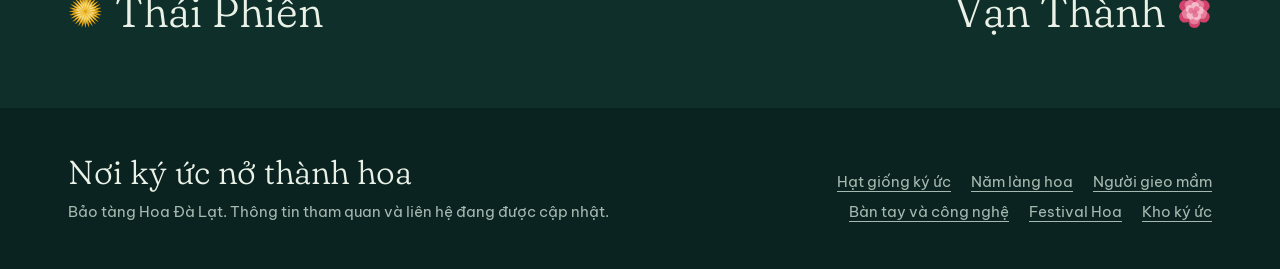
<file: da-thien.html>
<!doctype html>
<html lang="vi">
<head>
<meta charset="UTF-8">
<meta name="viewport" content="width=device-width, initial-scale=1">
<title>Làng hoa Đa Thiện | Bảo tàng Hoa Đà Lạt</title>
<meta name="description" content="Làng hoa Đa Thiện, thủ phủ hoa chất lượng cao, nơi người Bắc và người Trung cùng khai hoang và đổi công cho nhau.">
<meta name="theme-color" content="#0f2f2b">
<link rel="preload" href="assets/fonts/fraunces-vietnamese-full-normal.woff2" as="font" type="font/woff2" crossorigin>
<link rel="stylesheet" href="assets/site.css?v=e93d37b6">
</head>
<body class="">
<a class="skip" href="#noi-dung">Đến nội dung chính</a>
<svg class="defs" aria-hidden="true" focusable="false" width="0" height="0"><symbol id="f-layon" viewBox="-102 -102 204 204"><g class="ly c1" style="--i:2"><path d="M0,0 C34.2,-19.4 38,-71.8 17.5,-92.1 Q0,-102.8 -17.5,-92.1 C-38,-71.8 -34.2,-19.4 0,0Z" transform="rotate(0.0)"/><path d="M0,0 C34.2,-19.4 38,-71.8 17.5,-92.1 Q0,-102.8 -17.5,-92.1 C-38,-71.8 -34.2,-19.4 0,0Z" transform="rotate(120.0)"/><path d="M0,0 C34.2,-19.4 38,-71.8 17.5,-92.1 Q0,-102.8 -17.5,-92.1 C-38,-71.8 -34.2,-19.4 0,0Z" transform="rotate(240.0)"/></g><g class="ly c2" style="--i:1"><path d="M0,0 C30.6,-17.6 34,-65.1 15.6,-83.6 Q0,-93.3 -15.6,-83.6 C-34,-65.1 -30.6,-17.6 0,0Z" transform="rotate(60.0)"/><path d="M0,0 C30.6,-17.6 34,-65.1 15.6,-83.6 Q0,-93.3 -15.6,-83.6 C-34,-65.1 -30.6,-17.6 0,0Z" transform="rotate(180.0)"/><path d="M0,0 C30.6,-17.6 34,-65.1 15.6,-83.6 Q0,-93.3 -15.6,-83.6 C-34,-65.1 -30.6,-17.6 0,0Z" transform="rotate(300.0)"/></g><g class="ly c3" style="--i:0"><path d="M0,0 C6,-11.2 6,-32.0 0,-40 C-6,-32.0 -6,-11.2 0,0Z" transform="rotate(30.0)"/><path d="M0,0 C6,-11.2 6,-32.0 0,-40 C-6,-32.0 -6,-11.2 0,0Z" transform="rotate(90.0)"/><path d="M0,0 C6,-11.2 6,-32.0 0,-40 C-6,-32.0 -6,-11.2 0,0Z" transform="rotate(150.0)"/><path d="M0,0 C6,-11.2 6,-32.0 0,-40 C-6,-32.0 -6,-11.2 0,0Z" transform="rotate(210.0)"/><path d="M0,0 C6,-11.2 6,-32.0 0,-40 C-6,-32.0 -6,-11.2 0,0Z" transform="rotate(270.0)"/><path d="M0,0 C6,-11.2 6,-32.0 0,-40 C-6,-32.0 -6,-11.2 0,0Z" transform="rotate(330.0)"/></g><circle class="ly c1" style="--i:0" r="5"/></symbol><symbol id="f-cuc" viewBox="-102 -102 204 204"><g class="ly c1" style="--i:3"><path d="M0,0 C6.5,-27.2 6.5,-77.6 0,-97 C-6.5,-77.6 -6.5,-27.2 0,0Z" transform="rotate(0.0)"/><path d="M0,0 C6.5,-27.2 6.5,-77.6 0,-97 C-6.5,-77.6 -6.5,-27.2 0,0Z" transform="rotate(12.9)"/><path d="M0,0 C6.5,-27.2 6.5,-77.6 0,-97 C-6.5,-77.6 -6.5,-27.2 0,0Z" transform="rotate(25.7)"/><path d="M0,0 C6.5,-27.2 6.5,-77.6 0,-97 C-6.5,-77.6 -6.5,-27.2 0,0Z" transform="rotate(38.6)"/><path d="M0,0 C6.5,-27.2 6.5,-77.6 0,-97 C-6.5,-77.6 -6.5,-27.2 0,0Z" transform="rotate(51.4)"/><path d="M0,0 C6.5,-27.2 6.5,-77.6 0,-97 C-6.5,-77.6 -6.5,-27.2 0,0Z" transform="rotate(64.3)"/><path d="M0,0 C6.5,-27.2 6.5,-77.6 0,-97 C-6.5,-77.6 -6.5,-27.2 0,0Z" transform="rotate(77.1)"/><path d="M0,0 C6.5,-27.2 6.5,-77.6 0,-97 C-6.5,-77.6 -6.5,-27.2 0,0Z" transform="rotate(90.0)"/><path d="M0,0 C6.5,-27.2 6.5,-77.6 0,-97 C-6.5,-77.6 -6.5,-27.2 0,0Z" transform="rotate(102.9)"/><path d="M0,0 C6.5,-27.2 6.5,-77.6 0,-97 C-6.5,-77.6 -6.5,-27.2 0,0Z" transform="rotate(115.7)"/><path d="M0,0 C6.5,-27.2 6.5,-77.6 0,-97 C-6.5,-77.6 -6.5,-27.2 0,0Z" transform="rotate(128.6)"/><path d="M0,0 C6.5,-27.2 6.5,-77.6 0,-97 C-6.5,-77.6 -6.5,-27.2 0,0Z" transform="rotate(141.4)"/><path d="M0,0 C6.5,-27.2 6.5,-77.6 0,-97 C-6.5,-77.6 -6.5,-27.2 0,0Z" transform="rotate(154.3)"/><path d="M0,0 C6.5,-27.2 6.5,-77.6 0,-97 C-6.5,-77.6 -6.5,-27.2 0,0Z" transform="rotate(167.1)"/><path d="M0,0 C6.5,-27.2 6.5,-77.6 0,-97 C-6.5,-77.6 -6.5,-27.2 0,0Z" transform="rotate(180.0)"/><path d="M0,0 C6.5,-27.2 6.5,-77.6 0,-97 C-6.5,-77.6 -6.5,-27.2 0,0Z" transform="rotate(192.9)"/><path d="M0,0 C6.5,-27.2 6.5,-77.6 0,-97 C-6.5,-77.6 -6.5,-27.2 0,0Z" transform="rotate(205.7)"/><path d="M0,0 C6.5,-27.2 6.5,-77.6 0,-97 C-6.5,-77.6 -6.5,-27.2 0,0Z" transform="rotate(218.6)"/><path d="M0,0 C6.5,-27.2 6.5,-77.6 0,-97 C-6.5,-77.6 -6.5,-27.2 0,0Z" transform="rotate(231.4)"/><path d="M0,0 C6.5,-27.2 6.5,-77.6 0,-97 C-6.5,-77.6 -6.5,-27.2 0,0Z" transform="rotate(244.3)"/><path d="M0,0 C6.5,-27.2 6.5,-77.6 0,-97 C-6.5,-77.6 -6.5,-27.2 0,0Z" transform="rotate(257.1)"/><path d="M0,0 C6.5,-27.2 6.5,-77.6 0,-97 C-6.5,-77.6 -6.5,-27.2 0,0Z" transform="rotate(270.0)"/><path d="M0,0 C6.5,-27.2 6.5,-77.6 0,-97 C-6.5,-77.6 -6.5,-27.2 0,0Z" transform="rotate(282.9)"/><path d="M0,0 C6.5,-27.2 6.5,-77.6 0,-97 C-6.5,-77.6 -6.5,-27.2 0,0Z" transform="rotate(295.7)"/><path d="M0,0 C6.5,-27.2 6.5,-77.6 0,-97 C-6.5,-77.6 -6.5,-27.2 0,0Z" transform="rotate(308.6)"/><path d="M0,0 C6.5,-27.2 6.5,-77.6 0,-97 C-6.5,-77.6 -6.5,-27.2 0,0Z" transform="rotate(321.4)"/><path d="M0,0 C6.5,-27.2 6.5,-77.6 0,-97 C-6.5,-77.6 -6.5,-27.2 0,0Z" transform="rotate(334.3)"/><path d="M0,0 C6.5,-27.2 6.5,-77.6 0,-97 C-6.5,-77.6 -6.5,-27.2 0,0Z" transform="rotate(347.1)"/></g><g class="ly c2" style="--i:2"><path d="M0,0 C6.5,-22.1 6.5,-63.2 0,-79 C-6.5,-63.2 -6.5,-22.1 0,0Z" transform="rotate(7.0)"/><path d="M0,0 C6.5,-22.1 6.5,-63.2 0,-79 C-6.5,-63.2 -6.5,-22.1 0,0Z" transform="rotate(22.0)"/><path d="M0,0 C6.5,-22.1 6.5,-63.2 0,-79 C-6.5,-63.2 -6.5,-22.1 0,0Z" transform="rotate(37.0)"/><path d="M0,0 C6.5,-22.1 6.5,-63.2 0,-79 C-6.5,-63.2 -6.5,-22.1 0,0Z" transform="rotate(52.0)"/><path d="M0,0 C6.5,-22.1 6.5,-63.2 0,-79 C-6.5,-63.2 -6.5,-22.1 0,0Z" transform="rotate(67.0)"/><path d="M0,0 C6.5,-22.1 6.5,-63.2 0,-79 C-6.5,-63.2 -6.5,-22.1 0,0Z" transform="rotate(82.0)"/><path d="M0,0 C6.5,-22.1 6.5,-63.2 0,-79 C-6.5,-63.2 -6.5,-22.1 0,0Z" transform="rotate(97.0)"/><path d="M0,0 C6.5,-22.1 6.5,-63.2 0,-79 C-6.5,-63.2 -6.5,-22.1 0,0Z" transform="rotate(112.0)"/><path d="M0,0 C6.5,-22.1 6.5,-63.2 0,-79 C-6.5,-63.2 -6.5,-22.1 0,0Z" transform="rotate(127.0)"/><path d="M0,0 C6.5,-22.1 6.5,-63.2 0,-79 C-6.5,-63.2 -6.5,-22.1 0,0Z" transform="rotate(142.0)"/><path d="M0,0 C6.5,-22.1 6.5,-63.2 0,-79 C-6.5,-63.2 -6.5,-22.1 0,0Z" transform="rotate(157.0)"/><path d="M0,0 C6.5,-22.1 6.5,-63.2 0,-79 C-6.5,-63.2 -6.5,-22.1 0,0Z" transform="rotate(172.0)"/><path d="M0,0 C6.5,-22.1 6.5,-63.2 0,-79 C-6.5,-63.2 -6.5,-22.1 0,0Z" transform="rotate(187.0)"/><path d="M0,0 C6.5,-22.1 6.5,-63.2 0,-79 C-6.5,-63.2 -6.5,-22.1 0,0Z" transform="rotate(202.0)"/><path d="M0,0 C6.5,-22.1 6.5,-63.2 0,-79 C-6.5,-63.2 -6.5,-22.1 0,0Z" transform="rotate(217.0)"/><path d="M0,0 C6.5,-22.1 6.5,-63.2 0,-79 C-6.5,-63.2 -6.5,-22.1 0,0Z" transform="rotate(232.0)"/><path d="M0,0 C6.5,-22.1 6.5,-63.2 0,-79 C-6.5,-63.2 -6.5,-22.1 0,0Z" transform="rotate(247.0)"/><path d="M0,0 C6.5,-22.1 6.5,-63.2 0,-79 C-6.5,-63.2 -6.5,-22.1 0,0Z" transform="rotate(262.0)"/><path d="M0,0 C6.5,-22.1 6.5,-63.2 0,-79 C-6.5,-63.2 -6.5,-22.1 0,0Z" transform="rotate(277.0)"/><path d="M0,0 C6.5,-22.1 6.5,-63.2 0,-79 C-6.5,-63.2 -6.5,-22.1 0,0Z" transform="rotate(292.0)"/><path d="M0,0 C6.5,-22.1 6.5,-63.2 0,-79 C-6.5,-63.2 -6.5,-22.1 0,0Z" transform="rotate(307.0)"/><path d="M0,0 C6.5,-22.1 6.5,-63.2 0,-79 C-6.5,-63.2 -6.5,-22.1 0,0Z" transform="rotate(322.0)"/><path d="M0,0 C6.5,-22.1 6.5,-63.2 0,-79 C-6.5,-63.2 -6.5,-22.1 0,0Z" transform="rotate(337.0)"/><path d="M0,0 C6.5,-22.1 6.5,-63.2 0,-79 C-6.5,-63.2 -6.5,-22.1 0,0Z" transform="rotate(352.0)"/></g><g class="ly c3" style="--i:1"><path d="M0,0 C6,-16.5 6,-47.2 0,-59 C-6,-47.2 -6,-16.5 0,0Z" transform="rotate(3.0)"/><path d="M0,0 C6,-16.5 6,-47.2 0,-59 C-6,-47.2 -6,-16.5 0,0Z" transform="rotate(23.0)"/><path d="M0,0 C6,-16.5 6,-47.2 0,-59 C-6,-47.2 -6,-16.5 0,0Z" transform="rotate(43.0)"/><path d="M0,0 C6,-16.5 6,-47.2 0,-59 C-6,-47.2 -6,-16.5 0,0Z" transform="rotate(63.0)"/><path d="M0,0 C6,-16.5 6,-47.2 0,-59 C-6,-47.2 -6,-16.5 0,0Z" transform="rotate(83.0)"/><path d="M0,0 C6,-16.5 6,-47.2 0,-59 C-6,-47.2 -6,-16.5 0,0Z" transform="rotate(103.0)"/><path d="M0,0 C6,-16.5 6,-47.2 0,-59 C-6,-47.2 -6,-16.5 0,0Z" transform="rotate(123.0)"/><path d="M0,0 C6,-16.5 6,-47.2 0,-59 C-6,-47.2 -6,-16.5 0,0Z" transform="rotate(143.0)"/><path d="M0,0 C6,-16.5 6,-47.2 0,-59 C-6,-47.2 -6,-16.5 0,0Z" transform="rotate(163.0)"/><path d="M0,0 C6,-16.5 6,-47.2 0,-59 C-6,-47.2 -6,-16.5 0,0Z" transform="rotate(183.0)"/><path d="M0,0 C6,-16.5 6,-47.2 0,-59 C-6,-47.2 -6,-16.5 0,0Z" transform="rotate(203.0)"/><path d="M0,0 C6,-16.5 6,-47.2 0,-59 C-6,-47.2 -6,-16.5 0,0Z" transform="rotate(223.0)"/><path d="M0,0 C6,-16.5 6,-47.2 0,-59 C-6,-47.2 -6,-16.5 0,0Z" transform="rotate(243.0)"/><path d="M0,0 C6,-16.5 6,-47.2 0,-59 C-6,-47.2 -6,-16.5 0,0Z" transform="rotate(263.0)"/><path d="M0,0 C6,-16.5 6,-47.2 0,-59 C-6,-47.2 -6,-16.5 0,0Z" transform="rotate(283.0)"/><path d="M0,0 C6,-16.5 6,-47.2 0,-59 C-6,-47.2 -6,-16.5 0,0Z" transform="rotate(303.0)"/><path d="M0,0 C6,-16.5 6,-47.2 0,-59 C-6,-47.2 -6,-16.5 0,0Z" transform="rotate(323.0)"/><path d="M0,0 C6,-16.5 6,-47.2 0,-59 C-6,-47.2 -6,-16.5 0,0Z" transform="rotate(343.0)"/></g><g class="ly c2" style="--i:0"><path d="M0,0 C5.5,-10.4 5.5,-29.6 0,-37 C-5.5,-29.6 -5.5,-10.4 0,0Z" transform="rotate(11.0)"/><path d="M0,0 C5.5,-10.4 5.5,-29.6 0,-37 C-5.5,-29.6 -5.5,-10.4 0,0Z" transform="rotate(41.0)"/><path d="M0,0 C5.5,-10.4 5.5,-29.6 0,-37 C-5.5,-29.6 -5.5,-10.4 0,0Z" transform="rotate(71.0)"/><path d="M0,0 C5.5,-10.4 5.5,-29.6 0,-37 C-5.5,-29.6 -5.5,-10.4 0,0Z" transform="rotate(101.0)"/><path d="M0,0 C5.5,-10.4 5.5,-29.6 0,-37 C-5.5,-29.6 -5.5,-10.4 0,0Z" transform="rotate(131.0)"/><path d="M0,0 C5.5,-10.4 5.5,-29.6 0,-37 C-5.5,-29.6 -5.5,-10.4 0,0Z" transform="rotate(161.0)"/><path d="M0,0 C5.5,-10.4 5.5,-29.6 0,-37 C-5.5,-29.6 -5.5,-10.4 0,0Z" transform="rotate(191.0)"/><path d="M0,0 C5.5,-10.4 5.5,-29.6 0,-37 C-5.5,-29.6 -5.5,-10.4 0,0Z" transform="rotate(221.0)"/><path d="M0,0 C5.5,-10.4 5.5,-29.6 0,-37 C-5.5,-29.6 -5.5,-10.4 0,0Z" transform="rotate(251.0)"/><path d="M0,0 C5.5,-10.4 5.5,-29.6 0,-37 C-5.5,-29.6 -5.5,-10.4 0,0Z" transform="rotate(281.0)"/><path d="M0,0 C5.5,-10.4 5.5,-29.6 0,-37 C-5.5,-29.6 -5.5,-10.4 0,0Z" transform="rotate(311.0)"/><path d="M0,0 C5.5,-10.4 5.5,-29.6 0,-37 C-5.5,-29.6 -5.5,-10.4 0,0Z" transform="rotate(341.0)"/></g><circle class="ly c1" style="--i:0" r="8"/></symbol><symbol id="f-hong" viewBox="-102 -102 204 204"><g class="ly c1" style="--i:3"><path d="M0,0 C39.6,-19.4 44,-71.8 20.2,-92.1 Q0,-102.8 -20.2,-92.1 C-44,-71.8 -39.6,-19.4 0,0Z" transform="rotate(0.0)"/><path d="M0,0 C39.6,-19.4 44,-71.8 20.2,-92.1 Q0,-102.8 -20.2,-92.1 C-44,-71.8 -39.6,-19.4 0,0Z" transform="rotate(60.0)"/><path d="M0,0 C39.6,-19.4 44,-71.8 20.2,-92.1 Q0,-102.8 -20.2,-92.1 C-44,-71.8 -39.6,-19.4 0,0Z" transform="rotate(120.0)"/><path d="M0,0 C39.6,-19.4 44,-71.8 20.2,-92.1 Q0,-102.8 -20.2,-92.1 C-44,-71.8 -39.6,-19.4 0,0Z" transform="rotate(180.0)"/><path d="M0,0 C39.6,-19.4 44,-71.8 20.2,-92.1 Q0,-102.8 -20.2,-92.1 C-44,-71.8 -39.6,-19.4 0,0Z" transform="rotate(240.0)"/><path d="M0,0 C39.6,-19.4 44,-71.8 20.2,-92.1 Q0,-102.8 -20.2,-92.1 C-44,-71.8 -39.6,-19.4 0,0Z" transform="rotate(300.0)"/></g><g class="ly c2" style="--i:2"><path d="M0,0 C34.2,-15.2 38,-56.2 17.5,-72.2 Q0,-80.6 -17.5,-72.2 C-38,-56.2 -34.2,-15.2 0,0Z" transform="rotate(36.0)"/><path d="M0,0 C34.2,-15.2 38,-56.2 17.5,-72.2 Q0,-80.6 -17.5,-72.2 C-38,-56.2 -34.2,-15.2 0,0Z" transform="rotate(108.0)"/><path d="M0,0 C34.2,-15.2 38,-56.2 17.5,-72.2 Q0,-80.6 -17.5,-72.2 C-38,-56.2 -34.2,-15.2 0,0Z" transform="rotate(180.0)"/><path d="M0,0 C34.2,-15.2 38,-56.2 17.5,-72.2 Q0,-80.6 -17.5,-72.2 C-38,-56.2 -34.2,-15.2 0,0Z" transform="rotate(252.0)"/><path d="M0,0 C34.2,-15.2 38,-56.2 17.5,-72.2 Q0,-80.6 -17.5,-72.2 C-38,-56.2 -34.2,-15.2 0,0Z" transform="rotate(324.0)"/></g><g class="ly c3" style="--i:1"><path d="M0,0 C27.0,-11.0 30,-40.7 13.8,-52.2 Q0,-58.3 -13.8,-52.2 C-30,-40.7 -27.0,-11.0 0,0Z" transform="rotate(8.0)"/><path d="M0,0 C27.0,-11.0 30,-40.7 13.8,-52.2 Q0,-58.3 -13.8,-52.2 C-30,-40.7 -27.0,-11.0 0,0Z" transform="rotate(80.0)"/><path d="M0,0 C27.0,-11.0 30,-40.7 13.8,-52.2 Q0,-58.3 -13.8,-52.2 C-30,-40.7 -27.0,-11.0 0,0Z" transform="rotate(152.0)"/><path d="M0,0 C27.0,-11.0 30,-40.7 13.8,-52.2 Q0,-58.3 -13.8,-52.2 C-30,-40.7 -27.0,-11.0 0,0Z" transform="rotate(224.0)"/><path d="M0,0 C27.0,-11.0 30,-40.7 13.8,-52.2 Q0,-58.3 -13.8,-52.2 C-30,-40.7 -27.0,-11.0 0,0Z" transform="rotate(296.0)"/></g><g class="ly c2" style="--i:0"><path d="M0,0 C18.9,-7.0 21,-25.9 9.7,-33.2 Q0,-37.1 -9.7,-33.2 C-21,-25.9 -18.9,-7.0 0,0Z" transform="rotate(44.0)"/><path d="M0,0 C18.9,-7.0 21,-25.9 9.7,-33.2 Q0,-37.1 -9.7,-33.2 C-21,-25.9 -18.9,-7.0 0,0Z" transform="rotate(164.0)"/><path d="M0,0 C18.9,-7.0 21,-25.9 9.7,-33.2 Q0,-37.1 -9.7,-33.2 C-21,-25.9 -18.9,-7.0 0,0Z" transform="rotate(284.0)"/></g><path class="ly sp" style="--i:0" d="M0,-2 C7,-10 15,0 8,9 C1,17 -12,10 -10,-2"/></symbol><symbol id="f-camchuong" viewBox="-102 -102 204 204"><g class="ly c1" style="--i:3"><path d="M0,0 L-39.5,-88.6 L-30.7,-81.7 L-28.6,-92.7 L-20.7,-84.8 L-17.3,-95.4 L-10.4,-86.7 L-5.8,-96.8 L0.0,-87.3 L5.8,-96.8 L10.4,-86.7 L17.3,-95.4 L20.7,-84.8 L28.6,-92.7 L30.7,-81.7 L39.5,-88.6Z" transform="rotate(0.0)"/><path d="M0,0 L-39.5,-88.6 L-30.7,-81.7 L-28.6,-92.7 L-20.7,-84.8 L-17.3,-95.4 L-10.4,-86.7 L-5.8,-96.8 L0.0,-87.3 L5.8,-96.8 L10.4,-86.7 L17.3,-95.4 L20.7,-84.8 L28.6,-92.7 L30.7,-81.7 L39.5,-88.6Z" transform="rotate(45.0)"/><path d="M0,0 L-39.5,-88.6 L-30.7,-81.7 L-28.6,-92.7 L-20.7,-84.8 L-17.3,-95.4 L-10.4,-86.7 L-5.8,-96.8 L0.0,-87.3 L5.8,-96.8 L10.4,-86.7 L17.3,-95.4 L20.7,-84.8 L28.6,-92.7 L30.7,-81.7 L39.5,-88.6Z" transform="rotate(90.0)"/><path d="M0,0 L-39.5,-88.6 L-30.7,-81.7 L-28.6,-92.7 L-20.7,-84.8 L-17.3,-95.4 L-10.4,-86.7 L-5.8,-96.8 L0.0,-87.3 L5.8,-96.8 L10.4,-86.7 L17.3,-95.4 L20.7,-84.8 L28.6,-92.7 L30.7,-81.7 L39.5,-88.6Z" transform="rotate(135.0)"/><path d="M0,0 L-39.5,-88.6 L-30.7,-81.7 L-28.6,-92.7 L-20.7,-84.8 L-17.3,-95.4 L-10.4,-86.7 L-5.8,-96.8 L0.0,-87.3 L5.8,-96.8 L10.4,-86.7 L17.3,-95.4 L20.7,-84.8 L28.6,-92.7 L30.7,-81.7 L39.5,-88.6Z" transform="rotate(180.0)"/><path d="M0,0 L-39.5,-88.6 L-30.7,-81.7 L-28.6,-92.7 L-20.7,-84.8 L-17.3,-95.4 L-10.4,-86.7 L-5.8,-96.8 L0.0,-87.3 L5.8,-96.8 L10.4,-86.7 L17.3,-95.4 L20.7,-84.8 L28.6,-92.7 L30.7,-81.7 L39.5,-88.6Z" transform="rotate(225.0)"/><path d="M0,0 L-39.5,-88.6 L-30.7,-81.7 L-28.6,-92.7 L-20.7,-84.8 L-17.3,-95.4 L-10.4,-86.7 L-5.8,-96.8 L0.0,-87.3 L5.8,-96.8 L10.4,-86.7 L17.3,-95.4 L20.7,-84.8 L28.6,-92.7 L30.7,-81.7 L39.5,-88.6Z" transform="rotate(270.0)"/><path d="M0,0 L-39.5,-88.6 L-30.7,-81.7 L-28.6,-92.7 L-20.7,-84.8 L-17.3,-95.4 L-10.4,-86.7 L-5.8,-96.8 L0.0,-87.3 L5.8,-96.8 L10.4,-86.7 L17.3,-95.4 L20.7,-84.8 L28.6,-92.7 L30.7,-81.7 L39.5,-88.6Z" transform="rotate(315.0)"/></g><g class="ly c2" style="--i:2"><path d="M0,0 L-32.9,-67.4 L-25.6,-62.5 L-23.9,-71.1 L-17.3,-65.2 L-14.5,-73.6 L-8.7,-66.9 L-4.9,-74.8 L0.0,-67.5 L4.9,-74.8 L8.7,-66.9 L14.5,-73.6 L17.3,-65.2 L23.9,-71.1 L25.6,-62.5 L32.9,-67.4Z" transform="rotate(20.0)"/><path d="M0,0 L-32.9,-67.4 L-25.6,-62.5 L-23.9,-71.1 L-17.3,-65.2 L-14.5,-73.6 L-8.7,-66.9 L-4.9,-74.8 L0.0,-67.5 L4.9,-74.8 L8.7,-66.9 L14.5,-73.6 L17.3,-65.2 L23.9,-71.1 L25.6,-62.5 L32.9,-67.4Z" transform="rotate(71.4)"/><path d="M0,0 L-32.9,-67.4 L-25.6,-62.5 L-23.9,-71.1 L-17.3,-65.2 L-14.5,-73.6 L-8.7,-66.9 L-4.9,-74.8 L0.0,-67.5 L4.9,-74.8 L8.7,-66.9 L14.5,-73.6 L17.3,-65.2 L23.9,-71.1 L25.6,-62.5 L32.9,-67.4Z" transform="rotate(122.9)"/><path d="M0,0 L-32.9,-67.4 L-25.6,-62.5 L-23.9,-71.1 L-17.3,-65.2 L-14.5,-73.6 L-8.7,-66.9 L-4.9,-74.8 L0.0,-67.5 L4.9,-74.8 L8.7,-66.9 L14.5,-73.6 L17.3,-65.2 L23.9,-71.1 L25.6,-62.5 L32.9,-67.4Z" transform="rotate(174.3)"/><path d="M0,0 L-32.9,-67.4 L-25.6,-62.5 L-23.9,-71.1 L-17.3,-65.2 L-14.5,-73.6 L-8.7,-66.9 L-4.9,-74.8 L0.0,-67.5 L4.9,-74.8 L8.7,-66.9 L14.5,-73.6 L17.3,-65.2 L23.9,-71.1 L25.6,-62.5 L32.9,-67.4Z" transform="rotate(225.7)"/><path d="M0,0 L-32.9,-67.4 L-25.6,-62.5 L-23.9,-71.1 L-17.3,-65.2 L-14.5,-73.6 L-8.7,-66.9 L-4.9,-74.8 L0.0,-67.5 L4.9,-74.8 L8.7,-66.9 L14.5,-73.6 L17.3,-65.2 L23.9,-71.1 L25.6,-62.5 L32.9,-67.4Z" transform="rotate(277.1)"/><path d="M0,0 L-32.9,-67.4 L-25.6,-62.5 L-23.9,-71.1 L-17.3,-65.2 L-14.5,-73.6 L-8.7,-66.9 L-4.9,-74.8 L0.0,-67.5 L4.9,-74.8 L8.7,-66.9 L14.5,-73.6 L17.3,-65.2 L23.9,-71.1 L25.6,-62.5 L32.9,-67.4Z" transform="rotate(328.6)"/></g><g class="ly c3" style="--i:1"><path d="M0,0 L-24.9,-46.8 L-19.4,-43.6 L-18.1,-49.8 L-13.1,-45.9 L-11.0,-51.8 L-6.6,-47.2 L-3.7,-52.9 L0.0,-47.7 L3.7,-52.9 L6.6,-47.2 L11.0,-51.8 L13.1,-45.9 L18.1,-49.8 L19.4,-43.6 L24.9,-46.8Z" transform="rotate(6.0)"/><path d="M0,0 L-24.9,-46.8 L-19.4,-43.6 L-18.1,-49.8 L-13.1,-45.9 L-11.0,-51.8 L-6.6,-47.2 L-3.7,-52.9 L0.0,-47.7 L3.7,-52.9 L6.6,-47.2 L11.0,-51.8 L13.1,-45.9 L18.1,-49.8 L19.4,-43.6 L24.9,-46.8Z" transform="rotate(66.0)"/><path d="M0,0 L-24.9,-46.8 L-19.4,-43.6 L-18.1,-49.8 L-13.1,-45.9 L-11.0,-51.8 L-6.6,-47.2 L-3.7,-52.9 L0.0,-47.7 L3.7,-52.9 L6.6,-47.2 L11.0,-51.8 L13.1,-45.9 L18.1,-49.8 L19.4,-43.6 L24.9,-46.8Z" transform="rotate(126.0)"/><path d="M0,0 L-24.9,-46.8 L-19.4,-43.6 L-18.1,-49.8 L-13.1,-45.9 L-11.0,-51.8 L-6.6,-47.2 L-3.7,-52.9 L0.0,-47.7 L3.7,-52.9 L6.6,-47.2 L11.0,-51.8 L13.1,-45.9 L18.1,-49.8 L19.4,-43.6 L24.9,-46.8Z" transform="rotate(186.0)"/><path d="M0,0 L-24.9,-46.8 L-19.4,-43.6 L-18.1,-49.8 L-13.1,-45.9 L-11.0,-51.8 L-6.6,-47.2 L-3.7,-52.9 L0.0,-47.7 L3.7,-52.9 L6.6,-47.2 L11.0,-51.8 L13.1,-45.9 L18.1,-49.8 L19.4,-43.6 L24.9,-46.8Z" transform="rotate(246.0)"/><path d="M0,0 L-24.9,-46.8 L-19.4,-43.6 L-18.1,-49.8 L-13.1,-45.9 L-11.0,-51.8 L-6.6,-47.2 L-3.7,-52.9 L0.0,-47.7 L3.7,-52.9 L6.6,-47.2 L11.0,-51.8 L13.1,-45.9 L18.1,-49.8 L19.4,-43.6 L24.9,-46.8Z" transform="rotate(306.0)"/></g><g class="ly c2" style="--i:0"><path d="M0,0 L-16.4,-26.3 L-12.9,-24.8 L-12.0,-28.6 L-8.8,-26.5 L-7.3,-30.1 L-4.4,-27.5 L-2.5,-30.9 L0.0,-27.9 L2.5,-30.9 L4.4,-27.5 L7.3,-30.1 L8.8,-26.5 L12.0,-28.6 L12.9,-24.8 L16.4,-26.3Z" transform="rotate(30.0)"/><path d="M0,0 L-16.4,-26.3 L-12.9,-24.8 L-12.0,-28.6 L-8.8,-26.5 L-7.3,-30.1 L-4.4,-27.5 L-2.5,-30.9 L0.0,-27.9 L2.5,-30.9 L4.4,-27.5 L7.3,-30.1 L8.8,-26.5 L12.0,-28.6 L12.9,-24.8 L16.4,-26.3Z" transform="rotate(102.0)"/><path d="M0,0 L-16.4,-26.3 L-12.9,-24.8 L-12.0,-28.6 L-8.8,-26.5 L-7.3,-30.1 L-4.4,-27.5 L-2.5,-30.9 L0.0,-27.9 L2.5,-30.9 L4.4,-27.5 L7.3,-30.1 L8.8,-26.5 L12.0,-28.6 L12.9,-24.8 L16.4,-26.3Z" transform="rotate(174.0)"/><path d="M0,0 L-16.4,-26.3 L-12.9,-24.8 L-12.0,-28.6 L-8.8,-26.5 L-7.3,-30.1 L-4.4,-27.5 L-2.5,-30.9 L0.0,-27.9 L2.5,-30.9 L4.4,-27.5 L7.3,-30.1 L8.8,-26.5 L12.0,-28.6 L12.9,-24.8 L16.4,-26.3Z" transform="rotate(246.0)"/><path d="M0,0 L-16.4,-26.3 L-12.9,-24.8 L-12.0,-28.6 L-8.8,-26.5 L-7.3,-30.1 L-4.4,-27.5 L-2.5,-30.9 L0.0,-27.9 L2.5,-30.9 L4.4,-27.5 L7.3,-30.1 L8.8,-26.5 L12.0,-28.6 L12.9,-24.8 L16.4,-26.3Z" transform="rotate(318.0)"/></g></symbol></svg>
<header class="site-head">
  <div class="wrap">
    <a class="brand" href="index.html"><svg class="fl v-thai-phien" viewBox="0 0 204 204" aria-hidden="true" focusable="false"><use href="#f-cuc"/></svg>Bảo tàng Hoa Đà Lạt</a>
    <button class="menu-btn" id="menuBtn" aria-expanded="false" aria-controls="nav">Mục lục</button>
    <nav class="nav" id="nav" aria-label="Điều hướng chính"><a href="hat-giong.html">Hạt giống ký ức</a><a href="index.html#lang-hoa" aria-current="page">Năm làng hoa</a><a href="gieo-mam.html">Người gieo mầm</a><a href="cong-nghe.html">Bàn tay và công nghệ</a><a href="festival.html">Festival Hoa</a><a href="kho-ky-uc.html">Kho ký ức</a></nav>
  </div>
</header>
<main id="noi-dung">
<section class="page-head v-da-thien">
  <div class="wrap">
    <svg class="fl big-fl" viewBox="0 0 204 204" aria-hidden="true" focusable="false"><use href="#f-camchuong"/></svg>
    <div class="txt">
      <p class="crumbs"><a href="index.html">Trang chủ</a> / <a href="index.html#lang-hoa">Năm làng hoa</a> / Đa Thiện</p>
      <p class="kicker">Làng hoa, lập năm 1956</p>
      <h1>Đa Thiện</h1>
      <p class="lede">Thủ phủ hoa chất lượng cao, nơi các vùng miền cùng gieo.</p>
    </div>
  </div>
</section><section class="sec "><div class="wrap cols"><h2>Lịch sử hình thành</h2><div><div class="prose"><p>Năm 1956, 55 người tiên phong đến từ ấp Hà Đông (Nghệ Tĩnh) đã rời quần cư quen thuộc để tiến vào thung lũng hoang sơ, cuốc những nhát cuốc đầu tiên và bén duyên với nghề trồng hoa. Nay là Phường 8, Đà Lạt.</p><p>Sau đó, người từ khắp miền Bắc và miền Trung tiếp tục đến khai hoang. Kinh nghiệm tinh tế của người Bắc hòa với sự bền bỉ của người Trung, tạo nên nền tảng kỹ thuật vững chắc.</p></div></div></div></section><section class="sec tint v-da-thien"><div class="wrap"><dl class="pair"><div><dt>Người gieo mầm</dt><dd><p class="t">55 người tiên phong</p><p>Những người đầu tiên khai hoang thung lũng Đa Thiện năm 1956.</p></dd></div><div><dt>Loài hoa đặc trưng</dt><dd><p class="t">Cẩm chướng, đồng tiền, địa lan</p><p>Các loài hoa Đa Thiện nổi tiếng về năng suất và chất lượng.</p></dd></div></dl></div></section><section class="sec paper"><div class="wrap cols"><h2>Kỹ thuật canh tác</h2><div><div class="prose"><p>Người Đa Thiện có tinh thần đổi công: sang vườn hàng xóm phụ giúp và học hỏi lẫn nhau. Người Bắc chỉ người Trung cách ươm hạt, người Trung giúp người Bắc đào mương dẫn nước.</p></div></div></div></section><section class="sec paper"><div class="wrap cols"><h2>Những bước chuyển</h2><div><div class="prose"><p>Đa Thiện tiếp tục cải tiến kỹ thuật, ứng dụng công nghệ để nâng cao giá trị cây trồng, từ những mảnh nương hoang đến làng hoa chất lượng cao.</p></div></div></div></section><section class="sec "><div class="wrap cols"><h2>Dòng thời gian</h2><div><ol class="tl"><li><span class="when">1956</span><div><h3>55 người tiên phong vào thung lũng Đa Thiện</h3><p>Khai hoang và bén duyên với nghề trồng hoa.</p></div></li><li><span class="when">Sau 1956</span><div><h3>Người từ khắp Bắc và Trung đến lập nghiệp</h3><p>Đa dạng kinh nghiệm và kỹ thuật.</p></div></li><li><span class="when">Hôm nay</span><div><h3>Thủ phủ hoa chất lượng cao</h3><p>Cẩm chướng, đồng tiền, địa lan.</p></div></li></ol></div></div></section><section class="sec paper"><div class="wrap cols"><h2>Hiện vật liên quan</h2><div><ul class="cat"><li data-cat="da-thien"><svg class="fl v-da-thien" viewBox="0 0 204 204" aria-hidden="true" focusable="false"><use href="#f-camchuong"/></svg><h3>Bát ăn cơm sứt mẻ</h3><p>Đồ dùng sinh hoạt của người tiên phong.</p></li><li data-cat="da-thien"><svg class="fl v-da-thien" viewBox="0 0 204 204" aria-hidden="true" focusable="false"><use href="#f-camchuong"/></svg><h3>Ly thủy tinh đục mờ, ca nhôm méo</h3><p>Vật dụng đời sống từ nhiều vùng miền.</p></li><li data-cat="da-thien"><svg class="fl v-da-thien" viewBox="0 0 204 204" aria-hidden="true" focusable="false"><use href="#f-camchuong"/></svg><h3>Chén sứ Hải Dương</h3><p>Đồ gốm mang theo từ quê nhà.</p></li><li data-cat="da-thien"><svg class="fl v-da-thien" viewBox="0 0 204 204" aria-hidden="true" focusable="false"><use href="#f-camchuong"/></svg><h3>Chiếc gùi tre hoặc mây</h3><p>Đeo lưng khi đi làm vườn.</p></li><li data-cat="da-thien"><svg class="fl v-da-thien" viewBox="0 0 204 204" aria-hidden="true" focusable="false"><use href="#f-camchuong"/></svg><h3>Lọ thủy tinh hạt giống</h3><p>Hạt giống cẩm chướng và đồng tiền thời kỳ đầu.</p></li></ul><p class="note" style="margin-top:22px">Ảnh hiện vật đang chờ chụp. <a class="link" href="kho-ky-uc.html">Xem toàn bộ kho ký ức</a></p></div></div></section><section class="sec paper" style="padding-block:0"><div class="wrap"><details class="verify"><summary>Ghi chú biên tập: 2 điểm cần kiểm chứng trước khi công bố</summary><ul><li>Thông tin ‘55 người’ và năm 1956 theo Báo Nhân Dân điện tử cần đối chiếu trực tiếp nguồn này.</li><li>Danh xưng ‘thủ phủ’ cần đối chiếu nguồn chính thức.</li></ul></details></div></section><section class="sec night" style="padding-block:clamp(36px,5vw,64px)"><div class="wrap nextprev"><a class="v-thai-phien" href="thai-phien.html"><span class="lb">Làng trước</span><span class="nm"><svg class="fl v-thai-phien" viewBox="0 0 204 204" aria-hidden="true" focusable="false"><use href="#f-cuc"/></svg>Thái Phiên</span></a><a class="v-van-thanh" href="van-thanh.html"><span class="lb">Làng tiếp theo</span><span class="nm">Vạn Thành<svg class="fl v-van-thanh" viewBox="0 0 204 204" aria-hidden="true" focusable="false"><use href="#f-hong"/></svg></span></a></div></section>
</main>
<footer>
  <div class="wrap">
    <div><p class="tag">Nơi ký ức nở thành hoa</p><p>Bảo tàng Hoa Đà Lạt. Thông tin tham quan và liên hệ đang được cập nhật.</p></div>
    <nav aria-label="Liên kết cuối trang"><a href="hat-giong.html">Hạt giống ký ức</a><a href="index.html#lang-hoa">Năm làng hoa</a><a href="gieo-mam.html">Người gieo mầm</a><a href="cong-nghe.html">Bàn tay và công nghệ</a><a href="festival.html">Festival Hoa</a><a href="kho-ky-uc.html">Kho ký ức</a></nav>
  </div>
</footer>
<script>
const mb = document.getElementById('menuBtn'), nav = document.getElementById('nav');
mb.addEventListener('click', () => { const o = nav.classList.toggle('open'); mb.setAttribute('aria-expanded', String(o)); });
document.querySelectorAll('.chip').forEach(c => c.addEventListener('click', () => {
  const f = c.dataset.filter;
  document.querySelectorAll('.chip').forEach(x => x.setAttribute('aria-pressed', String(x === c)));
  document.querySelectorAll('.cat li').forEach(o => { o.hidden = !(f === 'all' || o.dataset.cat === f); });
}));
</script>
</body>
</html>
</file>
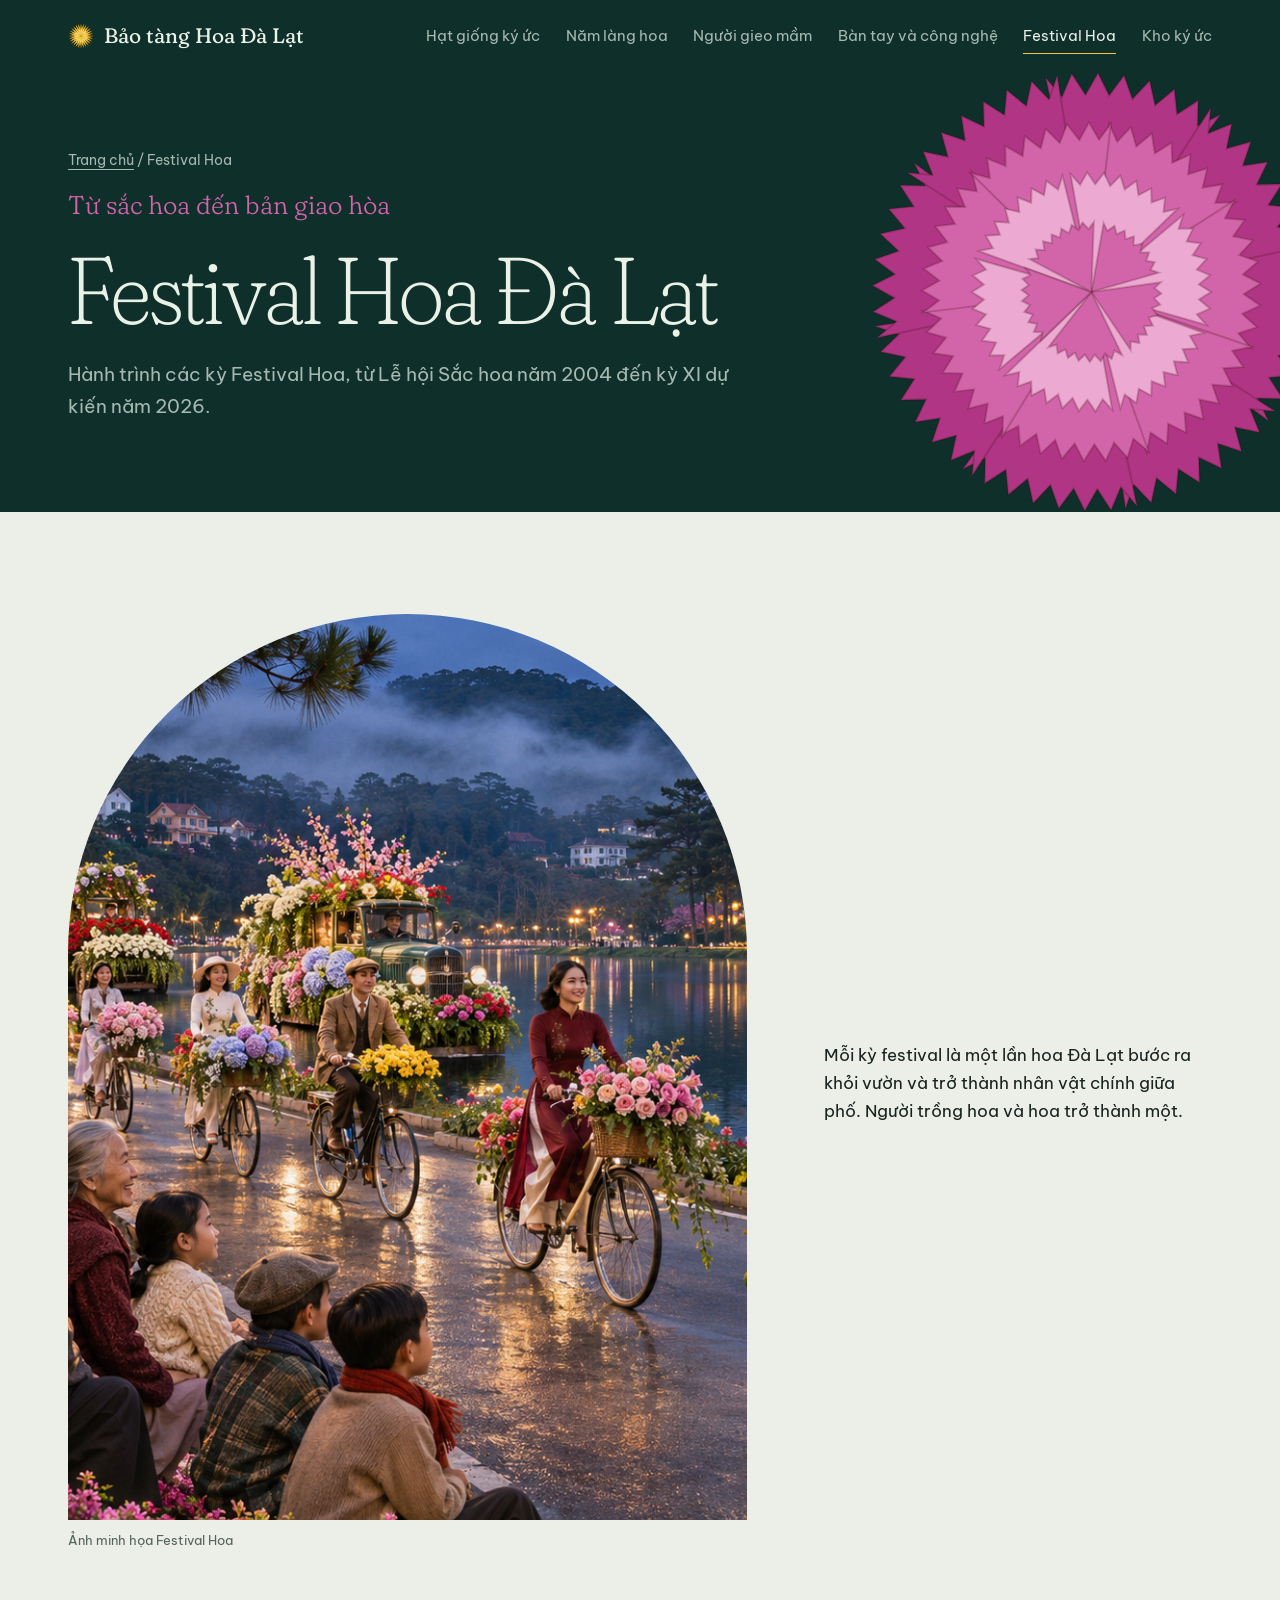
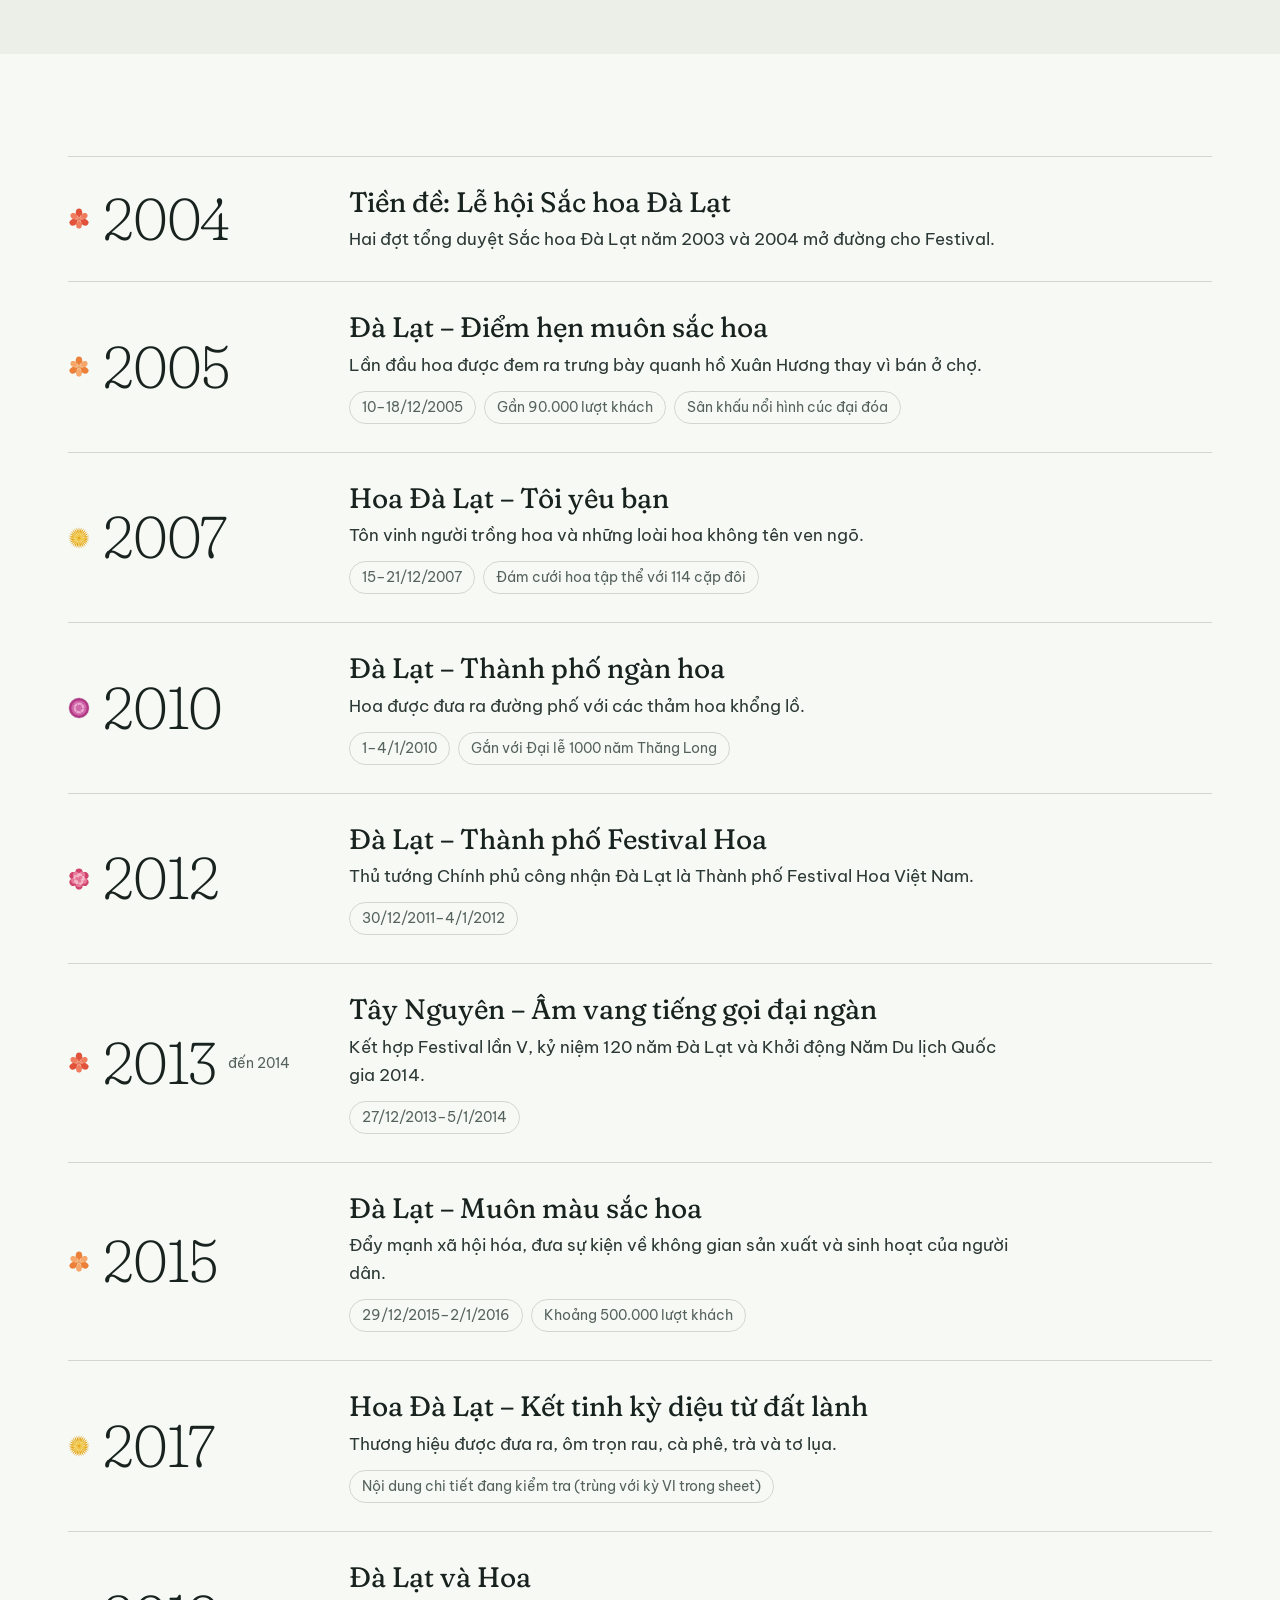
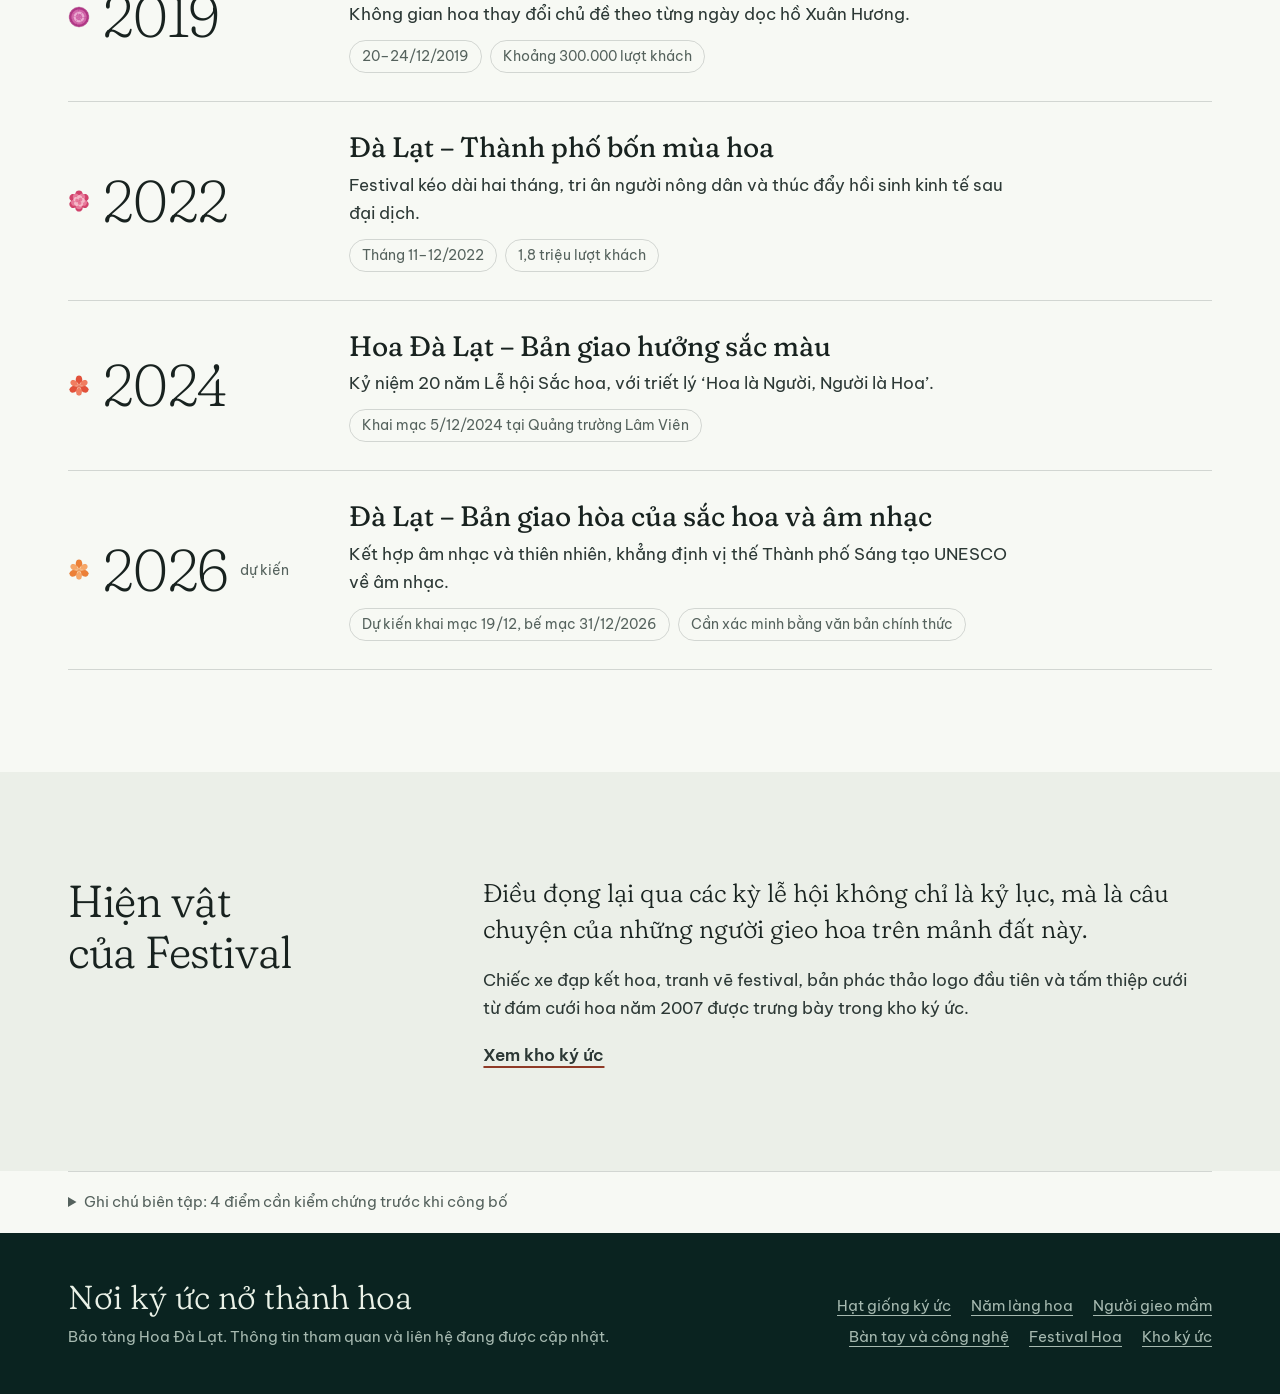
<file: festival.html>
<!doctype html>
<html lang="vi">
<head>
<meta charset="UTF-8">
<meta name="viewport" content="width=device-width, initial-scale=1">
<title>Festival Hoa Đà Lạt | Bảo tàng Hoa Đà Lạt</title>
<meta name="description" content="Festival Hoa Đà Lạt: hành trình từ Lễ hội Sắc hoa 2004 đến kỳ XI năm 2026 dự kiến.">
<meta name="theme-color" content="#0f2f2b">
<link rel="preload" href="assets/fonts/fraunces-vietnamese-full-normal.woff2" as="font" type="font/woff2" crossorigin>
<link rel="stylesheet" href="assets/site.css?v=e93d37b6">
</head>
<body class="">
<a class="skip" href="#noi-dung">Đến nội dung chính</a>
<svg class="defs" aria-hidden="true" focusable="false" width="0" height="0"><symbol id="f-layon" viewBox="-102 -102 204 204"><g class="ly c1" style="--i:2"><path d="M0,0 C34.2,-19.4 38,-71.8 17.5,-92.1 Q0,-102.8 -17.5,-92.1 C-38,-71.8 -34.2,-19.4 0,0Z" transform="rotate(0.0)"/><path d="M0,0 C34.2,-19.4 38,-71.8 17.5,-92.1 Q0,-102.8 -17.5,-92.1 C-38,-71.8 -34.2,-19.4 0,0Z" transform="rotate(120.0)"/><path d="M0,0 C34.2,-19.4 38,-71.8 17.5,-92.1 Q0,-102.8 -17.5,-92.1 C-38,-71.8 -34.2,-19.4 0,0Z" transform="rotate(240.0)"/></g><g class="ly c2" style="--i:1"><path d="M0,0 C30.6,-17.6 34,-65.1 15.6,-83.6 Q0,-93.3 -15.6,-83.6 C-34,-65.1 -30.6,-17.6 0,0Z" transform="rotate(60.0)"/><path d="M0,0 C30.6,-17.6 34,-65.1 15.6,-83.6 Q0,-93.3 -15.6,-83.6 C-34,-65.1 -30.6,-17.6 0,0Z" transform="rotate(180.0)"/><path d="M0,0 C30.6,-17.6 34,-65.1 15.6,-83.6 Q0,-93.3 -15.6,-83.6 C-34,-65.1 -30.6,-17.6 0,0Z" transform="rotate(300.0)"/></g><g class="ly c3" style="--i:0"><path d="M0,0 C6,-11.2 6,-32.0 0,-40 C-6,-32.0 -6,-11.2 0,0Z" transform="rotate(30.0)"/><path d="M0,0 C6,-11.2 6,-32.0 0,-40 C-6,-32.0 -6,-11.2 0,0Z" transform="rotate(90.0)"/><path d="M0,0 C6,-11.2 6,-32.0 0,-40 C-6,-32.0 -6,-11.2 0,0Z" transform="rotate(150.0)"/><path d="M0,0 C6,-11.2 6,-32.0 0,-40 C-6,-32.0 -6,-11.2 0,0Z" transform="rotate(210.0)"/><path d="M0,0 C6,-11.2 6,-32.0 0,-40 C-6,-32.0 -6,-11.2 0,0Z" transform="rotate(270.0)"/><path d="M0,0 C6,-11.2 6,-32.0 0,-40 C-6,-32.0 -6,-11.2 0,0Z" transform="rotate(330.0)"/></g><circle class="ly c1" style="--i:0" r="5"/></symbol><symbol id="f-cuc" viewBox="-102 -102 204 204"><g class="ly c1" style="--i:3"><path d="M0,0 C6.5,-27.2 6.5,-77.6 0,-97 C-6.5,-77.6 -6.5,-27.2 0,0Z" transform="rotate(0.0)"/><path d="M0,0 C6.5,-27.2 6.5,-77.6 0,-97 C-6.5,-77.6 -6.5,-27.2 0,0Z" transform="rotate(12.9)"/><path d="M0,0 C6.5,-27.2 6.5,-77.6 0,-97 C-6.5,-77.6 -6.5,-27.2 0,0Z" transform="rotate(25.7)"/><path d="M0,0 C6.5,-27.2 6.5,-77.6 0,-97 C-6.5,-77.6 -6.5,-27.2 0,0Z" transform="rotate(38.6)"/><path d="M0,0 C6.5,-27.2 6.5,-77.6 0,-97 C-6.5,-77.6 -6.5,-27.2 0,0Z" transform="rotate(51.4)"/><path d="M0,0 C6.5,-27.2 6.5,-77.6 0,-97 C-6.5,-77.6 -6.5,-27.2 0,0Z" transform="rotate(64.3)"/><path d="M0,0 C6.5,-27.2 6.5,-77.6 0,-97 C-6.5,-77.6 -6.5,-27.2 0,0Z" transform="rotate(77.1)"/><path d="M0,0 C6.5,-27.2 6.5,-77.6 0,-97 C-6.5,-77.6 -6.5,-27.2 0,0Z" transform="rotate(90.0)"/><path d="M0,0 C6.5,-27.2 6.5,-77.6 0,-97 C-6.5,-77.6 -6.5,-27.2 0,0Z" transform="rotate(102.9)"/><path d="M0,0 C6.5,-27.2 6.5,-77.6 0,-97 C-6.5,-77.6 -6.5,-27.2 0,0Z" transform="rotate(115.7)"/><path d="M0,0 C6.5,-27.2 6.5,-77.6 0,-97 C-6.5,-77.6 -6.5,-27.2 0,0Z" transform="rotate(128.6)"/><path d="M0,0 C6.5,-27.2 6.5,-77.6 0,-97 C-6.5,-77.6 -6.5,-27.2 0,0Z" transform="rotate(141.4)"/><path d="M0,0 C6.5,-27.2 6.5,-77.6 0,-97 C-6.5,-77.6 -6.5,-27.2 0,0Z" transform="rotate(154.3)"/><path d="M0,0 C6.5,-27.2 6.5,-77.6 0,-97 C-6.5,-77.6 -6.5,-27.2 0,0Z" transform="rotate(167.1)"/><path d="M0,0 C6.5,-27.2 6.5,-77.6 0,-97 C-6.5,-77.6 -6.5,-27.2 0,0Z" transform="rotate(180.0)"/><path d="M0,0 C6.5,-27.2 6.5,-77.6 0,-97 C-6.5,-77.6 -6.5,-27.2 0,0Z" transform="rotate(192.9)"/><path d="M0,0 C6.5,-27.2 6.5,-77.6 0,-97 C-6.5,-77.6 -6.5,-27.2 0,0Z" transform="rotate(205.7)"/><path d="M0,0 C6.5,-27.2 6.5,-77.6 0,-97 C-6.5,-77.6 -6.5,-27.2 0,0Z" transform="rotate(218.6)"/><path d="M0,0 C6.5,-27.2 6.5,-77.6 0,-97 C-6.5,-77.6 -6.5,-27.2 0,0Z" transform="rotate(231.4)"/><path d="M0,0 C6.5,-27.2 6.5,-77.6 0,-97 C-6.5,-77.6 -6.5,-27.2 0,0Z" transform="rotate(244.3)"/><path d="M0,0 C6.5,-27.2 6.5,-77.6 0,-97 C-6.5,-77.6 -6.5,-27.2 0,0Z" transform="rotate(257.1)"/><path d="M0,0 C6.5,-27.2 6.5,-77.6 0,-97 C-6.5,-77.6 -6.5,-27.2 0,0Z" transform="rotate(270.0)"/><path d="M0,0 C6.5,-27.2 6.5,-77.6 0,-97 C-6.5,-77.6 -6.5,-27.2 0,0Z" transform="rotate(282.9)"/><path d="M0,0 C6.5,-27.2 6.5,-77.6 0,-97 C-6.5,-77.6 -6.5,-27.2 0,0Z" transform="rotate(295.7)"/><path d="M0,0 C6.5,-27.2 6.5,-77.6 0,-97 C-6.5,-77.6 -6.5,-27.2 0,0Z" transform="rotate(308.6)"/><path d="M0,0 C6.5,-27.2 6.5,-77.6 0,-97 C-6.5,-77.6 -6.5,-27.2 0,0Z" transform="rotate(321.4)"/><path d="M0,0 C6.5,-27.2 6.5,-77.6 0,-97 C-6.5,-77.6 -6.5,-27.2 0,0Z" transform="rotate(334.3)"/><path d="M0,0 C6.5,-27.2 6.5,-77.6 0,-97 C-6.5,-77.6 -6.5,-27.2 0,0Z" transform="rotate(347.1)"/></g><g class="ly c2" style="--i:2"><path d="M0,0 C6.5,-22.1 6.5,-63.2 0,-79 C-6.5,-63.2 -6.5,-22.1 0,0Z" transform="rotate(7.0)"/><path d="M0,0 C6.5,-22.1 6.5,-63.2 0,-79 C-6.5,-63.2 -6.5,-22.1 0,0Z" transform="rotate(22.0)"/><path d="M0,0 C6.5,-22.1 6.5,-63.2 0,-79 C-6.5,-63.2 -6.5,-22.1 0,0Z" transform="rotate(37.0)"/><path d="M0,0 C6.5,-22.1 6.5,-63.2 0,-79 C-6.5,-63.2 -6.5,-22.1 0,0Z" transform="rotate(52.0)"/><path d="M0,0 C6.5,-22.1 6.5,-63.2 0,-79 C-6.5,-63.2 -6.5,-22.1 0,0Z" transform="rotate(67.0)"/><path d="M0,0 C6.5,-22.1 6.5,-63.2 0,-79 C-6.5,-63.2 -6.5,-22.1 0,0Z" transform="rotate(82.0)"/><path d="M0,0 C6.5,-22.1 6.5,-63.2 0,-79 C-6.5,-63.2 -6.5,-22.1 0,0Z" transform="rotate(97.0)"/><path d="M0,0 C6.5,-22.1 6.5,-63.2 0,-79 C-6.5,-63.2 -6.5,-22.1 0,0Z" transform="rotate(112.0)"/><path d="M0,0 C6.5,-22.1 6.5,-63.2 0,-79 C-6.5,-63.2 -6.5,-22.1 0,0Z" transform="rotate(127.0)"/><path d="M0,0 C6.5,-22.1 6.5,-63.2 0,-79 C-6.5,-63.2 -6.5,-22.1 0,0Z" transform="rotate(142.0)"/><path d="M0,0 C6.5,-22.1 6.5,-63.2 0,-79 C-6.5,-63.2 -6.5,-22.1 0,0Z" transform="rotate(157.0)"/><path d="M0,0 C6.5,-22.1 6.5,-63.2 0,-79 C-6.5,-63.2 -6.5,-22.1 0,0Z" transform="rotate(172.0)"/><path d="M0,0 C6.5,-22.1 6.5,-63.2 0,-79 C-6.5,-63.2 -6.5,-22.1 0,0Z" transform="rotate(187.0)"/><path d="M0,0 C6.5,-22.1 6.5,-63.2 0,-79 C-6.5,-63.2 -6.5,-22.1 0,0Z" transform="rotate(202.0)"/><path d="M0,0 C6.5,-22.1 6.5,-63.2 0,-79 C-6.5,-63.2 -6.5,-22.1 0,0Z" transform="rotate(217.0)"/><path d="M0,0 C6.5,-22.1 6.5,-63.2 0,-79 C-6.5,-63.2 -6.5,-22.1 0,0Z" transform="rotate(232.0)"/><path d="M0,0 C6.5,-22.1 6.5,-63.2 0,-79 C-6.5,-63.2 -6.5,-22.1 0,0Z" transform="rotate(247.0)"/><path d="M0,0 C6.5,-22.1 6.5,-63.2 0,-79 C-6.5,-63.2 -6.5,-22.1 0,0Z" transform="rotate(262.0)"/><path d="M0,0 C6.5,-22.1 6.5,-63.2 0,-79 C-6.5,-63.2 -6.5,-22.1 0,0Z" transform="rotate(277.0)"/><path d="M0,0 C6.5,-22.1 6.5,-63.2 0,-79 C-6.5,-63.2 -6.5,-22.1 0,0Z" transform="rotate(292.0)"/><path d="M0,0 C6.5,-22.1 6.5,-63.2 0,-79 C-6.5,-63.2 -6.5,-22.1 0,0Z" transform="rotate(307.0)"/><path d="M0,0 C6.5,-22.1 6.5,-63.2 0,-79 C-6.5,-63.2 -6.5,-22.1 0,0Z" transform="rotate(322.0)"/><path d="M0,0 C6.5,-22.1 6.5,-63.2 0,-79 C-6.5,-63.2 -6.5,-22.1 0,0Z" transform="rotate(337.0)"/><path d="M0,0 C6.5,-22.1 6.5,-63.2 0,-79 C-6.5,-63.2 -6.5,-22.1 0,0Z" transform="rotate(352.0)"/></g><g class="ly c3" style="--i:1"><path d="M0,0 C6,-16.5 6,-47.2 0,-59 C-6,-47.2 -6,-16.5 0,0Z" transform="rotate(3.0)"/><path d="M0,0 C6,-16.5 6,-47.2 0,-59 C-6,-47.2 -6,-16.5 0,0Z" transform="rotate(23.0)"/><path d="M0,0 C6,-16.5 6,-47.2 0,-59 C-6,-47.2 -6,-16.5 0,0Z" transform="rotate(43.0)"/><path d="M0,0 C6,-16.5 6,-47.2 0,-59 C-6,-47.2 -6,-16.5 0,0Z" transform="rotate(63.0)"/><path d="M0,0 C6,-16.5 6,-47.2 0,-59 C-6,-47.2 -6,-16.5 0,0Z" transform="rotate(83.0)"/><path d="M0,0 C6,-16.5 6,-47.2 0,-59 C-6,-47.2 -6,-16.5 0,0Z" transform="rotate(103.0)"/><path d="M0,0 C6,-16.5 6,-47.2 0,-59 C-6,-47.2 -6,-16.5 0,0Z" transform="rotate(123.0)"/><path d="M0,0 C6,-16.5 6,-47.2 0,-59 C-6,-47.2 -6,-16.5 0,0Z" transform="rotate(143.0)"/><path d="M0,0 C6,-16.5 6,-47.2 0,-59 C-6,-47.2 -6,-16.5 0,0Z" transform="rotate(163.0)"/><path d="M0,0 C6,-16.5 6,-47.2 0,-59 C-6,-47.2 -6,-16.5 0,0Z" transform="rotate(183.0)"/><path d="M0,0 C6,-16.5 6,-47.2 0,-59 C-6,-47.2 -6,-16.5 0,0Z" transform="rotate(203.0)"/><path d="M0,0 C6,-16.5 6,-47.2 0,-59 C-6,-47.2 -6,-16.5 0,0Z" transform="rotate(223.0)"/><path d="M0,0 C6,-16.5 6,-47.2 0,-59 C-6,-47.2 -6,-16.5 0,0Z" transform="rotate(243.0)"/><path d="M0,0 C6,-16.5 6,-47.2 0,-59 C-6,-47.2 -6,-16.5 0,0Z" transform="rotate(263.0)"/><path d="M0,0 C6,-16.5 6,-47.2 0,-59 C-6,-47.2 -6,-16.5 0,0Z" transform="rotate(283.0)"/><path d="M0,0 C6,-16.5 6,-47.2 0,-59 C-6,-47.2 -6,-16.5 0,0Z" transform="rotate(303.0)"/><path d="M0,0 C6,-16.5 6,-47.2 0,-59 C-6,-47.2 -6,-16.5 0,0Z" transform="rotate(323.0)"/><path d="M0,0 C6,-16.5 6,-47.2 0,-59 C-6,-47.2 -6,-16.5 0,0Z" transform="rotate(343.0)"/></g><g class="ly c2" style="--i:0"><path d="M0,0 C5.5,-10.4 5.5,-29.6 0,-37 C-5.5,-29.6 -5.5,-10.4 0,0Z" transform="rotate(11.0)"/><path d="M0,0 C5.5,-10.4 5.5,-29.6 0,-37 C-5.5,-29.6 -5.5,-10.4 0,0Z" transform="rotate(41.0)"/><path d="M0,0 C5.5,-10.4 5.5,-29.6 0,-37 C-5.5,-29.6 -5.5,-10.4 0,0Z" transform="rotate(71.0)"/><path d="M0,0 C5.5,-10.4 5.5,-29.6 0,-37 C-5.5,-29.6 -5.5,-10.4 0,0Z" transform="rotate(101.0)"/><path d="M0,0 C5.5,-10.4 5.5,-29.6 0,-37 C-5.5,-29.6 -5.5,-10.4 0,0Z" transform="rotate(131.0)"/><path d="M0,0 C5.5,-10.4 5.5,-29.6 0,-37 C-5.5,-29.6 -5.5,-10.4 0,0Z" transform="rotate(161.0)"/><path d="M0,0 C5.5,-10.4 5.5,-29.6 0,-37 C-5.5,-29.6 -5.5,-10.4 0,0Z" transform="rotate(191.0)"/><path d="M0,0 C5.5,-10.4 5.5,-29.6 0,-37 C-5.5,-29.6 -5.5,-10.4 0,0Z" transform="rotate(221.0)"/><path d="M0,0 C5.5,-10.4 5.5,-29.6 0,-37 C-5.5,-29.6 -5.5,-10.4 0,0Z" transform="rotate(251.0)"/><path d="M0,0 C5.5,-10.4 5.5,-29.6 0,-37 C-5.5,-29.6 -5.5,-10.4 0,0Z" transform="rotate(281.0)"/><path d="M0,0 C5.5,-10.4 5.5,-29.6 0,-37 C-5.5,-29.6 -5.5,-10.4 0,0Z" transform="rotate(311.0)"/><path d="M0,0 C5.5,-10.4 5.5,-29.6 0,-37 C-5.5,-29.6 -5.5,-10.4 0,0Z" transform="rotate(341.0)"/></g><circle class="ly c1" style="--i:0" r="8"/></symbol><symbol id="f-hong" viewBox="-102 -102 204 204"><g class="ly c1" style="--i:3"><path d="M0,0 C39.6,-19.4 44,-71.8 20.2,-92.1 Q0,-102.8 -20.2,-92.1 C-44,-71.8 -39.6,-19.4 0,0Z" transform="rotate(0.0)"/><path d="M0,0 C39.6,-19.4 44,-71.8 20.2,-92.1 Q0,-102.8 -20.2,-92.1 C-44,-71.8 -39.6,-19.4 0,0Z" transform="rotate(60.0)"/><path d="M0,0 C39.6,-19.4 44,-71.8 20.2,-92.1 Q0,-102.8 -20.2,-92.1 C-44,-71.8 -39.6,-19.4 0,0Z" transform="rotate(120.0)"/><path d="M0,0 C39.6,-19.4 44,-71.8 20.2,-92.1 Q0,-102.8 -20.2,-92.1 C-44,-71.8 -39.6,-19.4 0,0Z" transform="rotate(180.0)"/><path d="M0,0 C39.6,-19.4 44,-71.8 20.2,-92.1 Q0,-102.8 -20.2,-92.1 C-44,-71.8 -39.6,-19.4 0,0Z" transform="rotate(240.0)"/><path d="M0,0 C39.6,-19.4 44,-71.8 20.2,-92.1 Q0,-102.8 -20.2,-92.1 C-44,-71.8 -39.6,-19.4 0,0Z" transform="rotate(300.0)"/></g><g class="ly c2" style="--i:2"><path d="M0,0 C34.2,-15.2 38,-56.2 17.5,-72.2 Q0,-80.6 -17.5,-72.2 C-38,-56.2 -34.2,-15.2 0,0Z" transform="rotate(36.0)"/><path d="M0,0 C34.2,-15.2 38,-56.2 17.5,-72.2 Q0,-80.6 -17.5,-72.2 C-38,-56.2 -34.2,-15.2 0,0Z" transform="rotate(108.0)"/><path d="M0,0 C34.2,-15.2 38,-56.2 17.5,-72.2 Q0,-80.6 -17.5,-72.2 C-38,-56.2 -34.2,-15.2 0,0Z" transform="rotate(180.0)"/><path d="M0,0 C34.2,-15.2 38,-56.2 17.5,-72.2 Q0,-80.6 -17.5,-72.2 C-38,-56.2 -34.2,-15.2 0,0Z" transform="rotate(252.0)"/><path d="M0,0 C34.2,-15.2 38,-56.2 17.5,-72.2 Q0,-80.6 -17.5,-72.2 C-38,-56.2 -34.2,-15.2 0,0Z" transform="rotate(324.0)"/></g><g class="ly c3" style="--i:1"><path d="M0,0 C27.0,-11.0 30,-40.7 13.8,-52.2 Q0,-58.3 -13.8,-52.2 C-30,-40.7 -27.0,-11.0 0,0Z" transform="rotate(8.0)"/><path d="M0,0 C27.0,-11.0 30,-40.7 13.8,-52.2 Q0,-58.3 -13.8,-52.2 C-30,-40.7 -27.0,-11.0 0,0Z" transform="rotate(80.0)"/><path d="M0,0 C27.0,-11.0 30,-40.7 13.8,-52.2 Q0,-58.3 -13.8,-52.2 C-30,-40.7 -27.0,-11.0 0,0Z" transform="rotate(152.0)"/><path d="M0,0 C27.0,-11.0 30,-40.7 13.8,-52.2 Q0,-58.3 -13.8,-52.2 C-30,-40.7 -27.0,-11.0 0,0Z" transform="rotate(224.0)"/><path d="M0,0 C27.0,-11.0 30,-40.7 13.8,-52.2 Q0,-58.3 -13.8,-52.2 C-30,-40.7 -27.0,-11.0 0,0Z" transform="rotate(296.0)"/></g><g class="ly c2" style="--i:0"><path d="M0,0 C18.9,-7.0 21,-25.9 9.7,-33.2 Q0,-37.1 -9.7,-33.2 C-21,-25.9 -18.9,-7.0 0,0Z" transform="rotate(44.0)"/><path d="M0,0 C18.9,-7.0 21,-25.9 9.7,-33.2 Q0,-37.1 -9.7,-33.2 C-21,-25.9 -18.9,-7.0 0,0Z" transform="rotate(164.0)"/><path d="M0,0 C18.9,-7.0 21,-25.9 9.7,-33.2 Q0,-37.1 -9.7,-33.2 C-21,-25.9 -18.9,-7.0 0,0Z" transform="rotate(284.0)"/></g><path class="ly sp" style="--i:0" d="M0,-2 C7,-10 15,0 8,9 C1,17 -12,10 -10,-2"/></symbol><symbol id="f-camchuong" viewBox="-102 -102 204 204"><g class="ly c1" style="--i:3"><path d="M0,0 L-39.5,-88.6 L-30.7,-81.7 L-28.6,-92.7 L-20.7,-84.8 L-17.3,-95.4 L-10.4,-86.7 L-5.8,-96.8 L0.0,-87.3 L5.8,-96.8 L10.4,-86.7 L17.3,-95.4 L20.7,-84.8 L28.6,-92.7 L30.7,-81.7 L39.5,-88.6Z" transform="rotate(0.0)"/><path d="M0,0 L-39.5,-88.6 L-30.7,-81.7 L-28.6,-92.7 L-20.7,-84.8 L-17.3,-95.4 L-10.4,-86.7 L-5.8,-96.8 L0.0,-87.3 L5.8,-96.8 L10.4,-86.7 L17.3,-95.4 L20.7,-84.8 L28.6,-92.7 L30.7,-81.7 L39.5,-88.6Z" transform="rotate(45.0)"/><path d="M0,0 L-39.5,-88.6 L-30.7,-81.7 L-28.6,-92.7 L-20.7,-84.8 L-17.3,-95.4 L-10.4,-86.7 L-5.8,-96.8 L0.0,-87.3 L5.8,-96.8 L10.4,-86.7 L17.3,-95.4 L20.7,-84.8 L28.6,-92.7 L30.7,-81.7 L39.5,-88.6Z" transform="rotate(90.0)"/><path d="M0,0 L-39.5,-88.6 L-30.7,-81.7 L-28.6,-92.7 L-20.7,-84.8 L-17.3,-95.4 L-10.4,-86.7 L-5.8,-96.8 L0.0,-87.3 L5.8,-96.8 L10.4,-86.7 L17.3,-95.4 L20.7,-84.8 L28.6,-92.7 L30.7,-81.7 L39.5,-88.6Z" transform="rotate(135.0)"/><path d="M0,0 L-39.5,-88.6 L-30.7,-81.7 L-28.6,-92.7 L-20.7,-84.8 L-17.3,-95.4 L-10.4,-86.7 L-5.8,-96.8 L0.0,-87.3 L5.8,-96.8 L10.4,-86.7 L17.3,-95.4 L20.7,-84.8 L28.6,-92.7 L30.7,-81.7 L39.5,-88.6Z" transform="rotate(180.0)"/><path d="M0,0 L-39.5,-88.6 L-30.7,-81.7 L-28.6,-92.7 L-20.7,-84.8 L-17.3,-95.4 L-10.4,-86.7 L-5.8,-96.8 L0.0,-87.3 L5.8,-96.8 L10.4,-86.7 L17.3,-95.4 L20.7,-84.8 L28.6,-92.7 L30.7,-81.7 L39.5,-88.6Z" transform="rotate(225.0)"/><path d="M0,0 L-39.5,-88.6 L-30.7,-81.7 L-28.6,-92.7 L-20.7,-84.8 L-17.3,-95.4 L-10.4,-86.7 L-5.8,-96.8 L0.0,-87.3 L5.8,-96.8 L10.4,-86.7 L17.3,-95.4 L20.7,-84.8 L28.6,-92.7 L30.7,-81.7 L39.5,-88.6Z" transform="rotate(270.0)"/><path d="M0,0 L-39.5,-88.6 L-30.7,-81.7 L-28.6,-92.7 L-20.7,-84.8 L-17.3,-95.4 L-10.4,-86.7 L-5.8,-96.8 L0.0,-87.3 L5.8,-96.8 L10.4,-86.7 L17.3,-95.4 L20.7,-84.8 L28.6,-92.7 L30.7,-81.7 L39.5,-88.6Z" transform="rotate(315.0)"/></g><g class="ly c2" style="--i:2"><path d="M0,0 L-32.9,-67.4 L-25.6,-62.5 L-23.9,-71.1 L-17.3,-65.2 L-14.5,-73.6 L-8.7,-66.9 L-4.9,-74.8 L0.0,-67.5 L4.9,-74.8 L8.7,-66.9 L14.5,-73.6 L17.3,-65.2 L23.9,-71.1 L25.6,-62.5 L32.9,-67.4Z" transform="rotate(20.0)"/><path d="M0,0 L-32.9,-67.4 L-25.6,-62.5 L-23.9,-71.1 L-17.3,-65.2 L-14.5,-73.6 L-8.7,-66.9 L-4.9,-74.8 L0.0,-67.5 L4.9,-74.8 L8.7,-66.9 L14.5,-73.6 L17.3,-65.2 L23.9,-71.1 L25.6,-62.5 L32.9,-67.4Z" transform="rotate(71.4)"/><path d="M0,0 L-32.9,-67.4 L-25.6,-62.5 L-23.9,-71.1 L-17.3,-65.2 L-14.5,-73.6 L-8.7,-66.9 L-4.9,-74.8 L0.0,-67.5 L4.9,-74.8 L8.7,-66.9 L14.5,-73.6 L17.3,-65.2 L23.9,-71.1 L25.6,-62.5 L32.9,-67.4Z" transform="rotate(122.9)"/><path d="M0,0 L-32.9,-67.4 L-25.6,-62.5 L-23.9,-71.1 L-17.3,-65.2 L-14.5,-73.6 L-8.7,-66.9 L-4.9,-74.8 L0.0,-67.5 L4.9,-74.8 L8.7,-66.9 L14.5,-73.6 L17.3,-65.2 L23.9,-71.1 L25.6,-62.5 L32.9,-67.4Z" transform="rotate(174.3)"/><path d="M0,0 L-32.9,-67.4 L-25.6,-62.5 L-23.9,-71.1 L-17.3,-65.2 L-14.5,-73.6 L-8.7,-66.9 L-4.9,-74.8 L0.0,-67.5 L4.9,-74.8 L8.7,-66.9 L14.5,-73.6 L17.3,-65.2 L23.9,-71.1 L25.6,-62.5 L32.9,-67.4Z" transform="rotate(225.7)"/><path d="M0,0 L-32.9,-67.4 L-25.6,-62.5 L-23.9,-71.1 L-17.3,-65.2 L-14.5,-73.6 L-8.7,-66.9 L-4.9,-74.8 L0.0,-67.5 L4.9,-74.8 L8.7,-66.9 L14.5,-73.6 L17.3,-65.2 L23.9,-71.1 L25.6,-62.5 L32.9,-67.4Z" transform="rotate(277.1)"/><path d="M0,0 L-32.9,-67.4 L-25.6,-62.5 L-23.9,-71.1 L-17.3,-65.2 L-14.5,-73.6 L-8.7,-66.9 L-4.9,-74.8 L0.0,-67.5 L4.9,-74.8 L8.7,-66.9 L14.5,-73.6 L17.3,-65.2 L23.9,-71.1 L25.6,-62.5 L32.9,-67.4Z" transform="rotate(328.6)"/></g><g class="ly c3" style="--i:1"><path d="M0,0 L-24.9,-46.8 L-19.4,-43.6 L-18.1,-49.8 L-13.1,-45.9 L-11.0,-51.8 L-6.6,-47.2 L-3.7,-52.9 L0.0,-47.7 L3.7,-52.9 L6.6,-47.2 L11.0,-51.8 L13.1,-45.9 L18.1,-49.8 L19.4,-43.6 L24.9,-46.8Z" transform="rotate(6.0)"/><path d="M0,0 L-24.9,-46.8 L-19.4,-43.6 L-18.1,-49.8 L-13.1,-45.9 L-11.0,-51.8 L-6.6,-47.2 L-3.7,-52.9 L0.0,-47.7 L3.7,-52.9 L6.6,-47.2 L11.0,-51.8 L13.1,-45.9 L18.1,-49.8 L19.4,-43.6 L24.9,-46.8Z" transform="rotate(66.0)"/><path d="M0,0 L-24.9,-46.8 L-19.4,-43.6 L-18.1,-49.8 L-13.1,-45.9 L-11.0,-51.8 L-6.6,-47.2 L-3.7,-52.9 L0.0,-47.7 L3.7,-52.9 L6.6,-47.2 L11.0,-51.8 L13.1,-45.9 L18.1,-49.8 L19.4,-43.6 L24.9,-46.8Z" transform="rotate(126.0)"/><path d="M0,0 L-24.9,-46.8 L-19.4,-43.6 L-18.1,-49.8 L-13.1,-45.9 L-11.0,-51.8 L-6.6,-47.2 L-3.7,-52.9 L0.0,-47.7 L3.7,-52.9 L6.6,-47.2 L11.0,-51.8 L13.1,-45.9 L18.1,-49.8 L19.4,-43.6 L24.9,-46.8Z" transform="rotate(186.0)"/><path d="M0,0 L-24.9,-46.8 L-19.4,-43.6 L-18.1,-49.8 L-13.1,-45.9 L-11.0,-51.8 L-6.6,-47.2 L-3.7,-52.9 L0.0,-47.7 L3.7,-52.9 L6.6,-47.2 L11.0,-51.8 L13.1,-45.9 L18.1,-49.8 L19.4,-43.6 L24.9,-46.8Z" transform="rotate(246.0)"/><path d="M0,0 L-24.9,-46.8 L-19.4,-43.6 L-18.1,-49.8 L-13.1,-45.9 L-11.0,-51.8 L-6.6,-47.2 L-3.7,-52.9 L0.0,-47.7 L3.7,-52.9 L6.6,-47.2 L11.0,-51.8 L13.1,-45.9 L18.1,-49.8 L19.4,-43.6 L24.9,-46.8Z" transform="rotate(306.0)"/></g><g class="ly c2" style="--i:0"><path d="M0,0 L-16.4,-26.3 L-12.9,-24.8 L-12.0,-28.6 L-8.8,-26.5 L-7.3,-30.1 L-4.4,-27.5 L-2.5,-30.9 L0.0,-27.9 L2.5,-30.9 L4.4,-27.5 L7.3,-30.1 L8.8,-26.5 L12.0,-28.6 L12.9,-24.8 L16.4,-26.3Z" transform="rotate(30.0)"/><path d="M0,0 L-16.4,-26.3 L-12.9,-24.8 L-12.0,-28.6 L-8.8,-26.5 L-7.3,-30.1 L-4.4,-27.5 L-2.5,-30.9 L0.0,-27.9 L2.5,-30.9 L4.4,-27.5 L7.3,-30.1 L8.8,-26.5 L12.0,-28.6 L12.9,-24.8 L16.4,-26.3Z" transform="rotate(102.0)"/><path d="M0,0 L-16.4,-26.3 L-12.9,-24.8 L-12.0,-28.6 L-8.8,-26.5 L-7.3,-30.1 L-4.4,-27.5 L-2.5,-30.9 L0.0,-27.9 L2.5,-30.9 L4.4,-27.5 L7.3,-30.1 L8.8,-26.5 L12.0,-28.6 L12.9,-24.8 L16.4,-26.3Z" transform="rotate(174.0)"/><path d="M0,0 L-16.4,-26.3 L-12.9,-24.8 L-12.0,-28.6 L-8.8,-26.5 L-7.3,-30.1 L-4.4,-27.5 L-2.5,-30.9 L0.0,-27.9 L2.5,-30.9 L4.4,-27.5 L7.3,-30.1 L8.8,-26.5 L12.0,-28.6 L12.9,-24.8 L16.4,-26.3Z" transform="rotate(246.0)"/><path d="M0,0 L-16.4,-26.3 L-12.9,-24.8 L-12.0,-28.6 L-8.8,-26.5 L-7.3,-30.1 L-4.4,-27.5 L-2.5,-30.9 L0.0,-27.9 L2.5,-30.9 L4.4,-27.5 L7.3,-30.1 L8.8,-26.5 L12.0,-28.6 L12.9,-24.8 L16.4,-26.3Z" transform="rotate(318.0)"/></g></symbol></svg>
<header class="site-head">
  <div class="wrap">
    <a class="brand" href="index.html"><svg class="fl v-thai-phien" viewBox="0 0 204 204" aria-hidden="true" focusable="false"><use href="#f-cuc"/></svg>Bảo tàng Hoa Đà Lạt</a>
    <button class="menu-btn" id="menuBtn" aria-expanded="false" aria-controls="nav">Mục lục</button>
    <nav class="nav" id="nav" aria-label="Điều hướng chính"><a href="hat-giong.html">Hạt giống ký ức</a><a href="index.html#lang-hoa">Năm làng hoa</a><a href="gieo-mam.html">Người gieo mầm</a><a href="cong-nghe.html">Bàn tay và công nghệ</a><a href="festival.html" aria-current="page">Festival Hoa</a><a href="kho-ky-uc.html">Kho ký ức</a></nav>
  </div>
</header>
<main id="noi-dung">
<section class="page-head v-da-thien">
  <div class="wrap">
    <svg class="fl big-fl" viewBox="0 0 204 204" aria-hidden="true" focusable="false"><use href="#f-camchuong"/></svg>
    <div class="txt">
      <p class="crumbs"><a href="index.html">Trang chủ</a> / Festival Hoa</p>
      <p class="kicker">Từ sắc hoa đến bản giao hòa</p>
      <h1>Festival Hoa Đà Lạt</h1>
      <p class="lede">Hành trình các kỳ Festival Hoa, từ Lễ hội Sắc hoa năm 2004 đến kỳ XI dự kiến năm 2026.</p>
    </div>
  </div>
</section><section class="sec"><div class="wrap intro"><figure class="arch"><img src="img/festival.jpg" alt="Người dân Đà Lạt đứng xem đoàn xe đạp kết hoa diễu hành đêm bên hồ Xuân Hương" loading="lazy"><figcaption>Ảnh minh họa Festival Hoa</figcaption></figure><div>Mỗi kỳ festival là một lần hoa Đà Lạt bước ra khỏi vườn và trở thành nhân vật chính giữa phố. Người trồng hoa và hoa trở thành một.</div></div></section><section class="sec paper"><div class="wrap"><ol class="fests"><li class="fest v-ha-dong"><div class="yr"><svg class="fl v-ha-dong" viewBox="0 0 204 204" aria-hidden="true" focusable="false"><use href="#f-layon"/></svg>2004</div><div><h3>Tiền đề: Lễ hội Sắc hoa Đà Lạt</h3><p>Hai đợt tổng duyệt Sắc hoa Đà Lạt năm 2003 và 2004 mở đường cho Festival.</p></div></li><li class="fest v-xuan-tho"><div class="yr"><svg class="fl v-xuan-tho" viewBox="0 0 204 204" aria-hidden="true" focusable="false"><use href="#f-layon"/></svg>2005</div><div><h3>Đà Lạt – Điểm hẹn muôn sắc hoa</h3><p>Lần đầu hoa được đem ra trưng bày quanh hồ Xuân Hương thay vì bán ở chợ.</p><ul class="facts"><li>10–18/12/2005</li><li>Gần 90.000 lượt khách</li><li>Sân khấu nổi hình cúc đại đóa</li></ul></div></li><li class="fest v-thai-phien"><div class="yr"><svg class="fl v-thai-phien" viewBox="0 0 204 204" aria-hidden="true" focusable="false"><use href="#f-cuc"/></svg>2007</div><div><h3>Hoa Đà Lạt – Tôi yêu bạn</h3><p>Tôn vinh người trồng hoa và những loài hoa không tên ven ngõ.</p><ul class="facts"><li>15–21/12/2007</li><li>Đám cưới hoa tập thể với 114 cặp đôi</li></ul></div></li><li class="fest v-da-thien"><div class="yr"><svg class="fl v-da-thien" viewBox="0 0 204 204" aria-hidden="true" focusable="false"><use href="#f-camchuong"/></svg>2010</div><div><h3>Đà Lạt – Thành phố ngàn hoa</h3><p>Hoa được đưa ra đường phố với các thảm hoa khổng lồ.</p><ul class="facts"><li>1–4/1/2010</li><li>Gắn với Đại lễ 1000 năm Thăng Long</li></ul></div></li><li class="fest v-van-thanh"><div class="yr"><svg class="fl v-van-thanh" viewBox="0 0 204 204" aria-hidden="true" focusable="false"><use href="#f-hong"/></svg>2012</div><div><h3>Đà Lạt – Thành phố Festival Hoa</h3><p>Thủ tướng Chính phủ công nhận Đà Lạt là Thành phố Festival Hoa Việt Nam.</p><ul class="facts"><li>30/12/2011–4/1/2012</li></ul></div></li><li class="fest v-ha-dong"><div class="yr"><svg class="fl v-ha-dong" viewBox="0 0 204 204" aria-hidden="true" focusable="false"><use href="#f-layon"/></svg>2013<small>đến 2014</small></div><div><h3>Tây Nguyên – Âm vang tiếng gọi đại ngàn</h3><p>Kết hợp Festival lần V, kỷ niệm 120 năm Đà Lạt và Khởi động Năm Du lịch Quốc gia 2014.</p><ul class="facts"><li>27/12/2013–5/1/2014</li></ul></div></li><li class="fest v-xuan-tho"><div class="yr"><svg class="fl v-xuan-tho" viewBox="0 0 204 204" aria-hidden="true" focusable="false"><use href="#f-layon"/></svg>2015</div><div><h3>Đà Lạt – Muôn màu sắc hoa</h3><p>Đẩy mạnh xã hội hóa, đưa sự kiện về không gian sản xuất và sinh hoạt của người dân.</p><ul class="facts"><li>29/12/2015–2/1/2016</li><li>Khoảng 500.000 lượt khách</li></ul></div></li><li class="fest v-thai-phien"><div class="yr"><svg class="fl v-thai-phien" viewBox="0 0 204 204" aria-hidden="true" focusable="false"><use href="#f-cuc"/></svg>2017</div><div><h3>Hoa Đà Lạt – Kết tinh kỳ diệu từ đất lành</h3><p>Thương hiệu được đưa ra, ôm trọn rau, cà phê, trà và tơ lụa.</p><ul class="facts"><li>Nội dung chi tiết đang kiểm tra (trùng với kỳ VI trong sheet)</li></ul></div></li><li class="fest v-da-thien"><div class="yr"><svg class="fl v-da-thien" viewBox="0 0 204 204" aria-hidden="true" focusable="false"><use href="#f-camchuong"/></svg>2019</div><div><h3>Đà Lạt và Hoa</h3><p>Không gian hoa thay đổi chủ đề theo từng ngày dọc hồ Xuân Hương.</p><ul class="facts"><li>20–24/12/2019</li><li>Khoảng 300.000 lượt khách</li></ul></div></li><li class="fest v-van-thanh"><div class="yr"><svg class="fl v-van-thanh" viewBox="0 0 204 204" aria-hidden="true" focusable="false"><use href="#f-hong"/></svg>2022</div><div><h3>Đà Lạt – Thành phố bốn mùa hoa</h3><p>Festival kéo dài hai tháng, tri ân người nông dân và thúc đẩy hồi sinh kinh tế sau đại dịch.</p><ul class="facts"><li>Tháng 11–12/2022</li><li>1,8 triệu lượt khách</li></ul></div></li><li class="fest v-ha-dong"><div class="yr"><svg class="fl v-ha-dong" viewBox="0 0 204 204" aria-hidden="true" focusable="false"><use href="#f-layon"/></svg>2024</div><div><h3>Hoa Đà Lạt – Bản giao hưởng sắc màu</h3><p>Kỷ niệm 20 năm Lễ hội Sắc hoa, với triết lý ‘Hoa là Người, Người là Hoa’.</p><ul class="facts"><li>Khai mạc 5/12/2024 tại Quảng trường Lâm Viên</li></ul></div></li><li class="fest v-xuan-tho"><div class="yr"><svg class="fl v-xuan-tho" viewBox="0 0 204 204" aria-hidden="true" focusable="false"><use href="#f-layon"/></svg>2026<small>dự kiến</small></div><div><h3>Đà Lạt – Bản giao hòa của sắc hoa và âm nhạc</h3><p>Kết hợp âm nhạc và thiên nhiên, khẳng định vị thế Thành phố Sáng tạo UNESCO về âm nhạc.</p><ul class="facts"><li>Dự kiến khai mạc 19/12, bế mạc 31/12/2026</li><li>Cần xác minh bằng văn bản chính thức</li></ul></div></li></ol></div></section><section class="sec "><div class="wrap cols"><h2>Hiện vật của Festival</h2><div><div class="prose"><p>Điều đọng lại qua các kỳ lễ hội không chỉ là kỷ lục, mà là câu chuyện của những người gieo hoa trên mảnh đất này.</p><p>Chiếc xe đạp kết hoa, tranh vẽ festival, bản phác thảo logo đầu tiên và tấm thiệp cưới từ đám cưới hoa năm 2007 được trưng bày trong kho ký ức.</p><p><a class="link" href="kho-ky-uc.html">Xem kho ký ức</a></p></div></div></div></section><section class="sec paper" style="padding-block:0"><div class="wrap"><details class="verify"><summary>Ghi chú biên tập: 4 điểm cần kiểm chứng trước khi công bố</summary><ul><li>Kỳ VII (2017) trong sheet trùng nội dung với kỳ VI (2015): cần xác minh lại toàn bộ nội dung.</li><li>Mọi số liệu về lượt khách và thời gian cần đối chiếu văn bản chính thức.</li><li>Kỳ XI (2026) đang là dự kiến, cần ghi rõ là ‘dự kiến’ hoặc ‘đang cập nhật’.</li><li>Tên kỳ Festival giữ nguyên như chính thức, không rút gọn.</li></ul></details></div></section>
</main>
<footer>
  <div class="wrap">
    <div><p class="tag">Nơi ký ức nở thành hoa</p><p>Bảo tàng Hoa Đà Lạt. Thông tin tham quan và liên hệ đang được cập nhật.</p></div>
    <nav aria-label="Liên kết cuối trang"><a href="hat-giong.html">Hạt giống ký ức</a><a href="index.html#lang-hoa">Năm làng hoa</a><a href="gieo-mam.html">Người gieo mầm</a><a href="cong-nghe.html">Bàn tay và công nghệ</a><a href="festival.html">Festival Hoa</a><a href="kho-ky-uc.html">Kho ký ức</a></nav>
  </div>
</footer>
<script>
const mb = document.getElementById('menuBtn'), nav = document.getElementById('nav');
mb.addEventListener('click', () => { const o = nav.classList.toggle('open'); mb.setAttribute('aria-expanded', String(o)); });
document.querySelectorAll('.chip').forEach(c => c.addEventListener('click', () => {
  const f = c.dataset.filter;
  document.querySelectorAll('.chip').forEach(x => x.setAttribute('aria-pressed', String(x === c)));
  document.querySelectorAll('.cat li').forEach(o => { o.hidden = !(f === 'all' || o.dataset.cat === f); });
}));
</script>
</body>
</html>
</file>
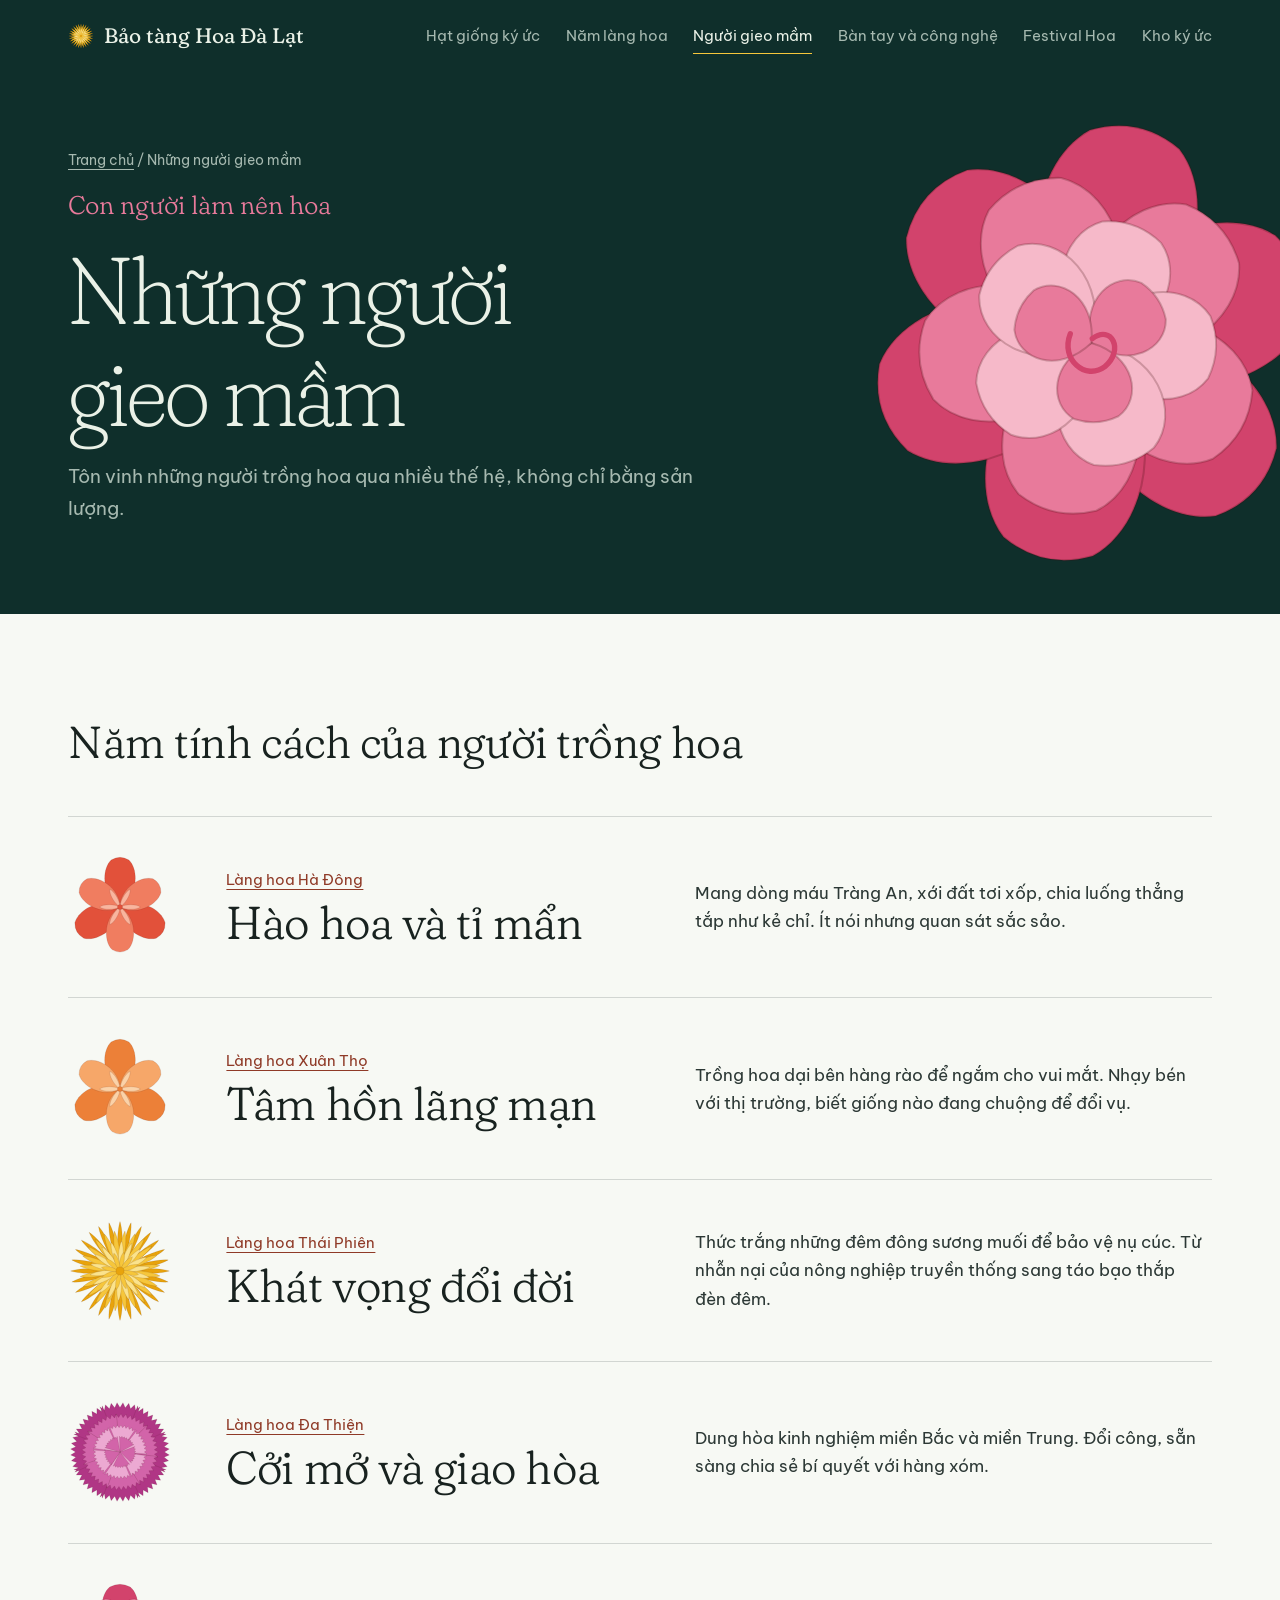
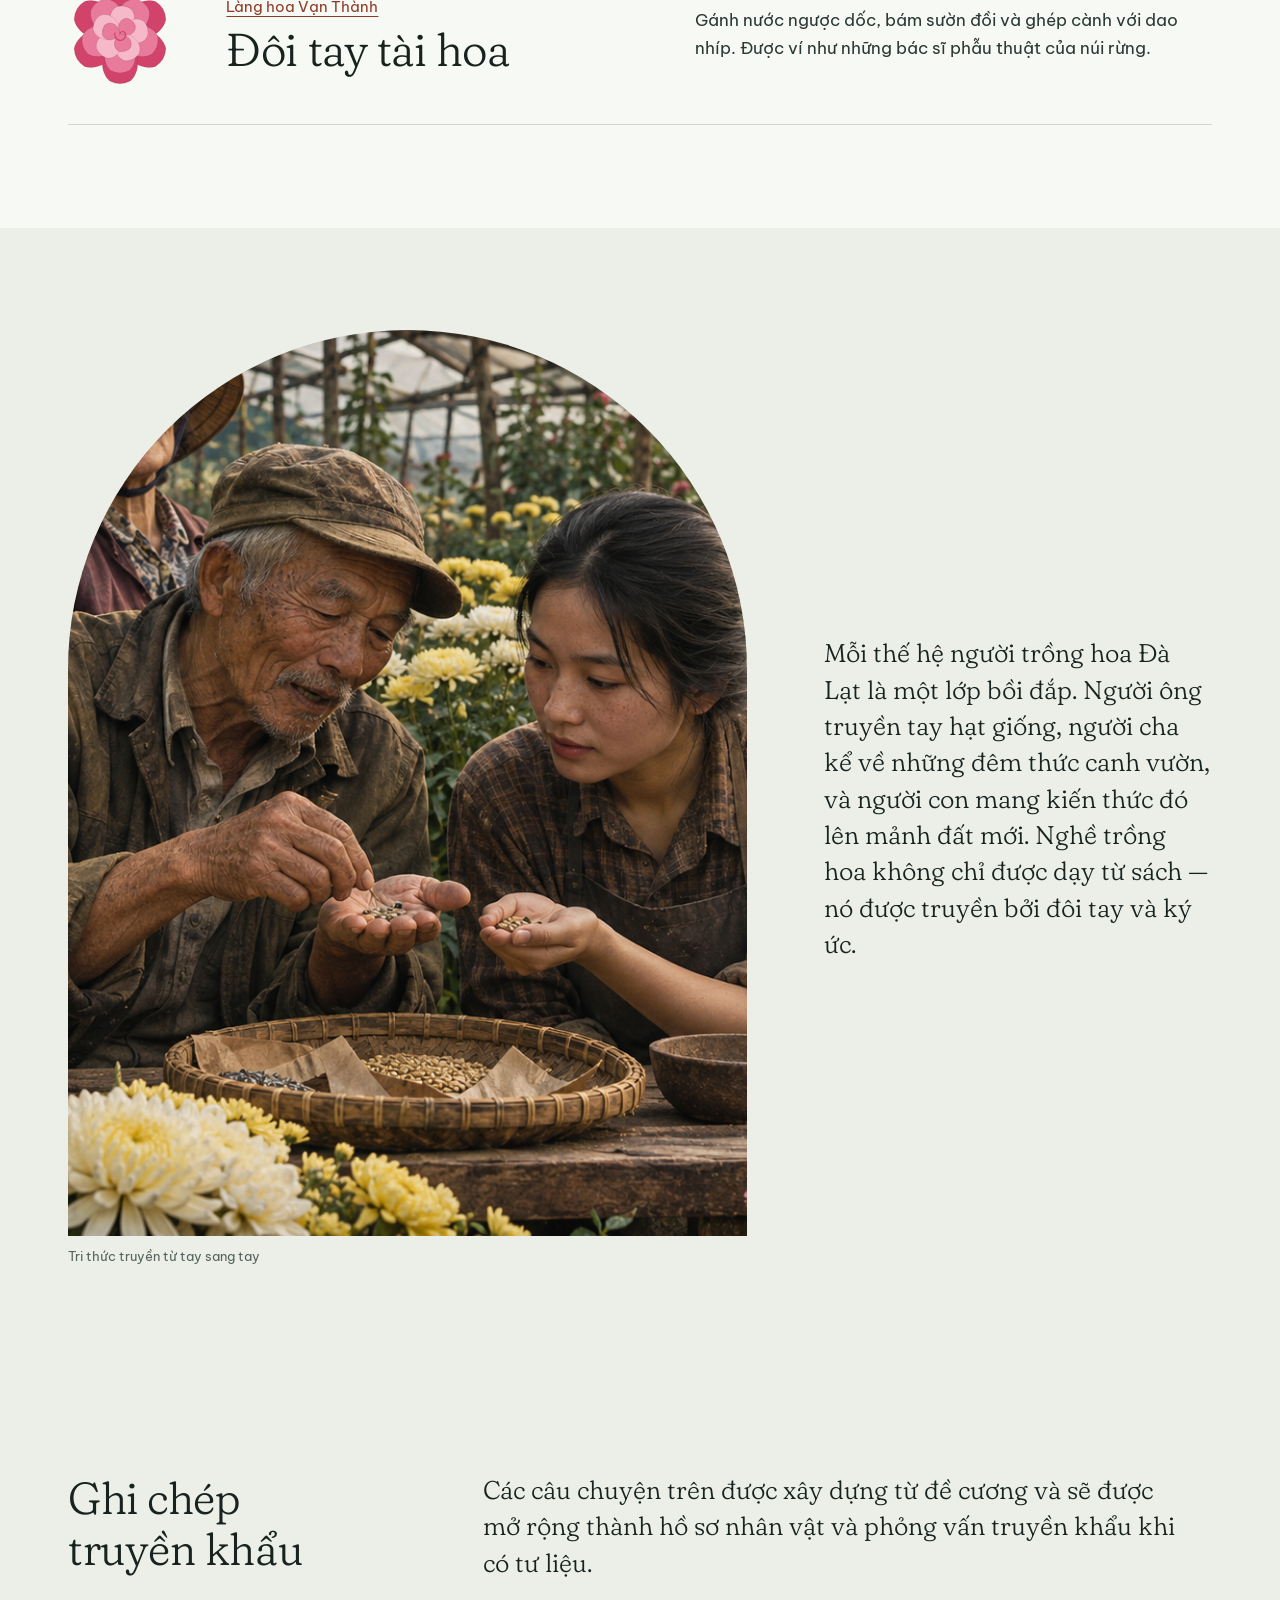
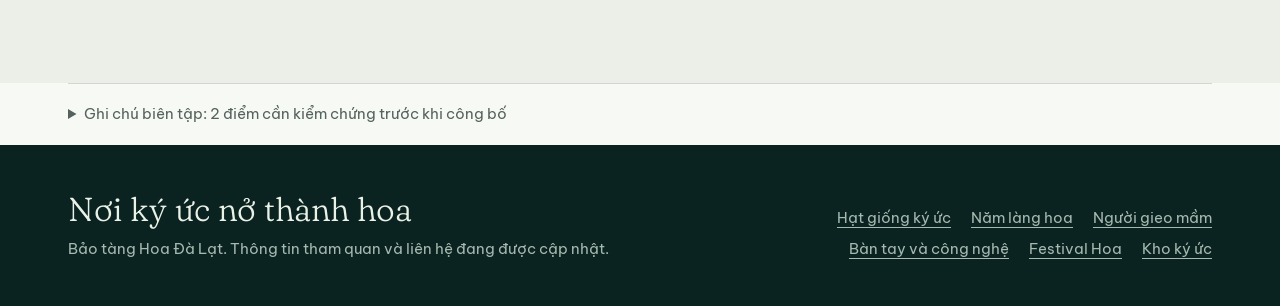
<file: gieo-mam.html>
<!doctype html>
<html lang="vi">
<head>
<meta charset="UTF-8">
<meta name="viewport" content="width=device-width, initial-scale=1">
<title>Những người gieo mầm | Bảo tàng Hoa Đà Lạt</title>
<meta name="description" content="Những người gieo mầm: tôn vinh người trồng hoa Đà Lạt qua tính cách và câu chuyện của năm làng hoa.">
<meta name="theme-color" content="#0f2f2b">
<link rel="preload" href="assets/fonts/fraunces-vietnamese-full-normal.woff2" as="font" type="font/woff2" crossorigin>
<link rel="stylesheet" href="assets/site.css?v=e93d37b6">
</head>
<body class="">
<a class="skip" href="#noi-dung">Đến nội dung chính</a>
<svg class="defs" aria-hidden="true" focusable="false" width="0" height="0"><symbol id="f-layon" viewBox="-102 -102 204 204"><g class="ly c1" style="--i:2"><path d="M0,0 C34.2,-19.4 38,-71.8 17.5,-92.1 Q0,-102.8 -17.5,-92.1 C-38,-71.8 -34.2,-19.4 0,0Z" transform="rotate(0.0)"/><path d="M0,0 C34.2,-19.4 38,-71.8 17.5,-92.1 Q0,-102.8 -17.5,-92.1 C-38,-71.8 -34.2,-19.4 0,0Z" transform="rotate(120.0)"/><path d="M0,0 C34.2,-19.4 38,-71.8 17.5,-92.1 Q0,-102.8 -17.5,-92.1 C-38,-71.8 -34.2,-19.4 0,0Z" transform="rotate(240.0)"/></g><g class="ly c2" style="--i:1"><path d="M0,0 C30.6,-17.6 34,-65.1 15.6,-83.6 Q0,-93.3 -15.6,-83.6 C-34,-65.1 -30.6,-17.6 0,0Z" transform="rotate(60.0)"/><path d="M0,0 C30.6,-17.6 34,-65.1 15.6,-83.6 Q0,-93.3 -15.6,-83.6 C-34,-65.1 -30.6,-17.6 0,0Z" transform="rotate(180.0)"/><path d="M0,0 C30.6,-17.6 34,-65.1 15.6,-83.6 Q0,-93.3 -15.6,-83.6 C-34,-65.1 -30.6,-17.6 0,0Z" transform="rotate(300.0)"/></g><g class="ly c3" style="--i:0"><path d="M0,0 C6,-11.2 6,-32.0 0,-40 C-6,-32.0 -6,-11.2 0,0Z" transform="rotate(30.0)"/><path d="M0,0 C6,-11.2 6,-32.0 0,-40 C-6,-32.0 -6,-11.2 0,0Z" transform="rotate(90.0)"/><path d="M0,0 C6,-11.2 6,-32.0 0,-40 C-6,-32.0 -6,-11.2 0,0Z" transform="rotate(150.0)"/><path d="M0,0 C6,-11.2 6,-32.0 0,-40 C-6,-32.0 -6,-11.2 0,0Z" transform="rotate(210.0)"/><path d="M0,0 C6,-11.2 6,-32.0 0,-40 C-6,-32.0 -6,-11.2 0,0Z" transform="rotate(270.0)"/><path d="M0,0 C6,-11.2 6,-32.0 0,-40 C-6,-32.0 -6,-11.2 0,0Z" transform="rotate(330.0)"/></g><circle class="ly c1" style="--i:0" r="5"/></symbol><symbol id="f-cuc" viewBox="-102 -102 204 204"><g class="ly c1" style="--i:3"><path d="M0,0 C6.5,-27.2 6.5,-77.6 0,-97 C-6.5,-77.6 -6.5,-27.2 0,0Z" transform="rotate(0.0)"/><path d="M0,0 C6.5,-27.2 6.5,-77.6 0,-97 C-6.5,-77.6 -6.5,-27.2 0,0Z" transform="rotate(12.9)"/><path d="M0,0 C6.5,-27.2 6.5,-77.6 0,-97 C-6.5,-77.6 -6.5,-27.2 0,0Z" transform="rotate(25.7)"/><path d="M0,0 C6.5,-27.2 6.5,-77.6 0,-97 C-6.5,-77.6 -6.5,-27.2 0,0Z" transform="rotate(38.6)"/><path d="M0,0 C6.5,-27.2 6.5,-77.6 0,-97 C-6.5,-77.6 -6.5,-27.2 0,0Z" transform="rotate(51.4)"/><path d="M0,0 C6.5,-27.2 6.5,-77.6 0,-97 C-6.5,-77.6 -6.5,-27.2 0,0Z" transform="rotate(64.3)"/><path d="M0,0 C6.5,-27.2 6.5,-77.6 0,-97 C-6.5,-77.6 -6.5,-27.2 0,0Z" transform="rotate(77.1)"/><path d="M0,0 C6.5,-27.2 6.5,-77.6 0,-97 C-6.5,-77.6 -6.5,-27.2 0,0Z" transform="rotate(90.0)"/><path d="M0,0 C6.5,-27.2 6.5,-77.6 0,-97 C-6.5,-77.6 -6.5,-27.2 0,0Z" transform="rotate(102.9)"/><path d="M0,0 C6.5,-27.2 6.5,-77.6 0,-97 C-6.5,-77.6 -6.5,-27.2 0,0Z" transform="rotate(115.7)"/><path d="M0,0 C6.5,-27.2 6.5,-77.6 0,-97 C-6.5,-77.6 -6.5,-27.2 0,0Z" transform="rotate(128.6)"/><path d="M0,0 C6.5,-27.2 6.5,-77.6 0,-97 C-6.5,-77.6 -6.5,-27.2 0,0Z" transform="rotate(141.4)"/><path d="M0,0 C6.5,-27.2 6.5,-77.6 0,-97 C-6.5,-77.6 -6.5,-27.2 0,0Z" transform="rotate(154.3)"/><path d="M0,0 C6.5,-27.2 6.5,-77.6 0,-97 C-6.5,-77.6 -6.5,-27.2 0,0Z" transform="rotate(167.1)"/><path d="M0,0 C6.5,-27.2 6.5,-77.6 0,-97 C-6.5,-77.6 -6.5,-27.2 0,0Z" transform="rotate(180.0)"/><path d="M0,0 C6.5,-27.2 6.5,-77.6 0,-97 C-6.5,-77.6 -6.5,-27.2 0,0Z" transform="rotate(192.9)"/><path d="M0,0 C6.5,-27.2 6.5,-77.6 0,-97 C-6.5,-77.6 -6.5,-27.2 0,0Z" transform="rotate(205.7)"/><path d="M0,0 C6.5,-27.2 6.5,-77.6 0,-97 C-6.5,-77.6 -6.5,-27.2 0,0Z" transform="rotate(218.6)"/><path d="M0,0 C6.5,-27.2 6.5,-77.6 0,-97 C-6.5,-77.6 -6.5,-27.2 0,0Z" transform="rotate(231.4)"/><path d="M0,0 C6.5,-27.2 6.5,-77.6 0,-97 C-6.5,-77.6 -6.5,-27.2 0,0Z" transform="rotate(244.3)"/><path d="M0,0 C6.5,-27.2 6.5,-77.6 0,-97 C-6.5,-77.6 -6.5,-27.2 0,0Z" transform="rotate(257.1)"/><path d="M0,0 C6.5,-27.2 6.5,-77.6 0,-97 C-6.5,-77.6 -6.5,-27.2 0,0Z" transform="rotate(270.0)"/><path d="M0,0 C6.5,-27.2 6.5,-77.6 0,-97 C-6.5,-77.6 -6.5,-27.2 0,0Z" transform="rotate(282.9)"/><path d="M0,0 C6.5,-27.2 6.5,-77.6 0,-97 C-6.5,-77.6 -6.5,-27.2 0,0Z" transform="rotate(295.7)"/><path d="M0,0 C6.5,-27.2 6.5,-77.6 0,-97 C-6.5,-77.6 -6.5,-27.2 0,0Z" transform="rotate(308.6)"/><path d="M0,0 C6.5,-27.2 6.5,-77.6 0,-97 C-6.5,-77.6 -6.5,-27.2 0,0Z" transform="rotate(321.4)"/><path d="M0,0 C6.5,-27.2 6.5,-77.6 0,-97 C-6.5,-77.6 -6.5,-27.2 0,0Z" transform="rotate(334.3)"/><path d="M0,0 C6.5,-27.2 6.5,-77.6 0,-97 C-6.5,-77.6 -6.5,-27.2 0,0Z" transform="rotate(347.1)"/></g><g class="ly c2" style="--i:2"><path d="M0,0 C6.5,-22.1 6.5,-63.2 0,-79 C-6.5,-63.2 -6.5,-22.1 0,0Z" transform="rotate(7.0)"/><path d="M0,0 C6.5,-22.1 6.5,-63.2 0,-79 C-6.5,-63.2 -6.5,-22.1 0,0Z" transform="rotate(22.0)"/><path d="M0,0 C6.5,-22.1 6.5,-63.2 0,-79 C-6.5,-63.2 -6.5,-22.1 0,0Z" transform="rotate(37.0)"/><path d="M0,0 C6.5,-22.1 6.5,-63.2 0,-79 C-6.5,-63.2 -6.5,-22.1 0,0Z" transform="rotate(52.0)"/><path d="M0,0 C6.5,-22.1 6.5,-63.2 0,-79 C-6.5,-63.2 -6.5,-22.1 0,0Z" transform="rotate(67.0)"/><path d="M0,0 C6.5,-22.1 6.5,-63.2 0,-79 C-6.5,-63.2 -6.5,-22.1 0,0Z" transform="rotate(82.0)"/><path d="M0,0 C6.5,-22.1 6.5,-63.2 0,-79 C-6.5,-63.2 -6.5,-22.1 0,0Z" transform="rotate(97.0)"/><path d="M0,0 C6.5,-22.1 6.5,-63.2 0,-79 C-6.5,-63.2 -6.5,-22.1 0,0Z" transform="rotate(112.0)"/><path d="M0,0 C6.5,-22.1 6.5,-63.2 0,-79 C-6.5,-63.2 -6.5,-22.1 0,0Z" transform="rotate(127.0)"/><path d="M0,0 C6.5,-22.1 6.5,-63.2 0,-79 C-6.5,-63.2 -6.5,-22.1 0,0Z" transform="rotate(142.0)"/><path d="M0,0 C6.5,-22.1 6.5,-63.2 0,-79 C-6.5,-63.2 -6.5,-22.1 0,0Z" transform="rotate(157.0)"/><path d="M0,0 C6.5,-22.1 6.5,-63.2 0,-79 C-6.5,-63.2 -6.5,-22.1 0,0Z" transform="rotate(172.0)"/><path d="M0,0 C6.5,-22.1 6.5,-63.2 0,-79 C-6.5,-63.2 -6.5,-22.1 0,0Z" transform="rotate(187.0)"/><path d="M0,0 C6.5,-22.1 6.5,-63.2 0,-79 C-6.5,-63.2 -6.5,-22.1 0,0Z" transform="rotate(202.0)"/><path d="M0,0 C6.5,-22.1 6.5,-63.2 0,-79 C-6.5,-63.2 -6.5,-22.1 0,0Z" transform="rotate(217.0)"/><path d="M0,0 C6.5,-22.1 6.5,-63.2 0,-79 C-6.5,-63.2 -6.5,-22.1 0,0Z" transform="rotate(232.0)"/><path d="M0,0 C6.5,-22.1 6.5,-63.2 0,-79 C-6.5,-63.2 -6.5,-22.1 0,0Z" transform="rotate(247.0)"/><path d="M0,0 C6.5,-22.1 6.5,-63.2 0,-79 C-6.5,-63.2 -6.5,-22.1 0,0Z" transform="rotate(262.0)"/><path d="M0,0 C6.5,-22.1 6.5,-63.2 0,-79 C-6.5,-63.2 -6.5,-22.1 0,0Z" transform="rotate(277.0)"/><path d="M0,0 C6.5,-22.1 6.5,-63.2 0,-79 C-6.5,-63.2 -6.5,-22.1 0,0Z" transform="rotate(292.0)"/><path d="M0,0 C6.5,-22.1 6.5,-63.2 0,-79 C-6.5,-63.2 -6.5,-22.1 0,0Z" transform="rotate(307.0)"/><path d="M0,0 C6.5,-22.1 6.5,-63.2 0,-79 C-6.5,-63.2 -6.5,-22.1 0,0Z" transform="rotate(322.0)"/><path d="M0,0 C6.5,-22.1 6.5,-63.2 0,-79 C-6.5,-63.2 -6.5,-22.1 0,0Z" transform="rotate(337.0)"/><path d="M0,0 C6.5,-22.1 6.5,-63.2 0,-79 C-6.5,-63.2 -6.5,-22.1 0,0Z" transform="rotate(352.0)"/></g><g class="ly c3" style="--i:1"><path d="M0,0 C6,-16.5 6,-47.2 0,-59 C-6,-47.2 -6,-16.5 0,0Z" transform="rotate(3.0)"/><path d="M0,0 C6,-16.5 6,-47.2 0,-59 C-6,-47.2 -6,-16.5 0,0Z" transform="rotate(23.0)"/><path d="M0,0 C6,-16.5 6,-47.2 0,-59 C-6,-47.2 -6,-16.5 0,0Z" transform="rotate(43.0)"/><path d="M0,0 C6,-16.5 6,-47.2 0,-59 C-6,-47.2 -6,-16.5 0,0Z" transform="rotate(63.0)"/><path d="M0,0 C6,-16.5 6,-47.2 0,-59 C-6,-47.2 -6,-16.5 0,0Z" transform="rotate(83.0)"/><path d="M0,0 C6,-16.5 6,-47.2 0,-59 C-6,-47.2 -6,-16.5 0,0Z" transform="rotate(103.0)"/><path d="M0,0 C6,-16.5 6,-47.2 0,-59 C-6,-47.2 -6,-16.5 0,0Z" transform="rotate(123.0)"/><path d="M0,0 C6,-16.5 6,-47.2 0,-59 C-6,-47.2 -6,-16.5 0,0Z" transform="rotate(143.0)"/><path d="M0,0 C6,-16.5 6,-47.2 0,-59 C-6,-47.2 -6,-16.5 0,0Z" transform="rotate(163.0)"/><path d="M0,0 C6,-16.5 6,-47.2 0,-59 C-6,-47.2 -6,-16.5 0,0Z" transform="rotate(183.0)"/><path d="M0,0 C6,-16.5 6,-47.2 0,-59 C-6,-47.2 -6,-16.5 0,0Z" transform="rotate(203.0)"/><path d="M0,0 C6,-16.5 6,-47.2 0,-59 C-6,-47.2 -6,-16.5 0,0Z" transform="rotate(223.0)"/><path d="M0,0 C6,-16.5 6,-47.2 0,-59 C-6,-47.2 -6,-16.5 0,0Z" transform="rotate(243.0)"/><path d="M0,0 C6,-16.5 6,-47.2 0,-59 C-6,-47.2 -6,-16.5 0,0Z" transform="rotate(263.0)"/><path d="M0,0 C6,-16.5 6,-47.2 0,-59 C-6,-47.2 -6,-16.5 0,0Z" transform="rotate(283.0)"/><path d="M0,0 C6,-16.5 6,-47.2 0,-59 C-6,-47.2 -6,-16.5 0,0Z" transform="rotate(303.0)"/><path d="M0,0 C6,-16.5 6,-47.2 0,-59 C-6,-47.2 -6,-16.5 0,0Z" transform="rotate(323.0)"/><path d="M0,0 C6,-16.5 6,-47.2 0,-59 C-6,-47.2 -6,-16.5 0,0Z" transform="rotate(343.0)"/></g><g class="ly c2" style="--i:0"><path d="M0,0 C5.5,-10.4 5.5,-29.6 0,-37 C-5.5,-29.6 -5.5,-10.4 0,0Z" transform="rotate(11.0)"/><path d="M0,0 C5.5,-10.4 5.5,-29.6 0,-37 C-5.5,-29.6 -5.5,-10.4 0,0Z" transform="rotate(41.0)"/><path d="M0,0 C5.5,-10.4 5.5,-29.6 0,-37 C-5.5,-29.6 -5.5,-10.4 0,0Z" transform="rotate(71.0)"/><path d="M0,0 C5.5,-10.4 5.5,-29.6 0,-37 C-5.5,-29.6 -5.5,-10.4 0,0Z" transform="rotate(101.0)"/><path d="M0,0 C5.5,-10.4 5.5,-29.6 0,-37 C-5.5,-29.6 -5.5,-10.4 0,0Z" transform="rotate(131.0)"/><path d="M0,0 C5.5,-10.4 5.5,-29.6 0,-37 C-5.5,-29.6 -5.5,-10.4 0,0Z" transform="rotate(161.0)"/><path d="M0,0 C5.5,-10.4 5.5,-29.6 0,-37 C-5.5,-29.6 -5.5,-10.4 0,0Z" transform="rotate(191.0)"/><path d="M0,0 C5.5,-10.4 5.5,-29.6 0,-37 C-5.5,-29.6 -5.5,-10.4 0,0Z" transform="rotate(221.0)"/><path d="M0,0 C5.5,-10.4 5.5,-29.6 0,-37 C-5.5,-29.6 -5.5,-10.4 0,0Z" transform="rotate(251.0)"/><path d="M0,0 C5.5,-10.4 5.5,-29.6 0,-37 C-5.5,-29.6 -5.5,-10.4 0,0Z" transform="rotate(281.0)"/><path d="M0,0 C5.5,-10.4 5.5,-29.6 0,-37 C-5.5,-29.6 -5.5,-10.4 0,0Z" transform="rotate(311.0)"/><path d="M0,0 C5.5,-10.4 5.5,-29.6 0,-37 C-5.5,-29.6 -5.5,-10.4 0,0Z" transform="rotate(341.0)"/></g><circle class="ly c1" style="--i:0" r="8"/></symbol><symbol id="f-hong" viewBox="-102 -102 204 204"><g class="ly c1" style="--i:3"><path d="M0,0 C39.6,-19.4 44,-71.8 20.2,-92.1 Q0,-102.8 -20.2,-92.1 C-44,-71.8 -39.6,-19.4 0,0Z" transform="rotate(0.0)"/><path d="M0,0 C39.6,-19.4 44,-71.8 20.2,-92.1 Q0,-102.8 -20.2,-92.1 C-44,-71.8 -39.6,-19.4 0,0Z" transform="rotate(60.0)"/><path d="M0,0 C39.6,-19.4 44,-71.8 20.2,-92.1 Q0,-102.8 -20.2,-92.1 C-44,-71.8 -39.6,-19.4 0,0Z" transform="rotate(120.0)"/><path d="M0,0 C39.6,-19.4 44,-71.8 20.2,-92.1 Q0,-102.8 -20.2,-92.1 C-44,-71.8 -39.6,-19.4 0,0Z" transform="rotate(180.0)"/><path d="M0,0 C39.6,-19.4 44,-71.8 20.2,-92.1 Q0,-102.8 -20.2,-92.1 C-44,-71.8 -39.6,-19.4 0,0Z" transform="rotate(240.0)"/><path d="M0,0 C39.6,-19.4 44,-71.8 20.2,-92.1 Q0,-102.8 -20.2,-92.1 C-44,-71.8 -39.6,-19.4 0,0Z" transform="rotate(300.0)"/></g><g class="ly c2" style="--i:2"><path d="M0,0 C34.2,-15.2 38,-56.2 17.5,-72.2 Q0,-80.6 -17.5,-72.2 C-38,-56.2 -34.2,-15.2 0,0Z" transform="rotate(36.0)"/><path d="M0,0 C34.2,-15.2 38,-56.2 17.5,-72.2 Q0,-80.6 -17.5,-72.2 C-38,-56.2 -34.2,-15.2 0,0Z" transform="rotate(108.0)"/><path d="M0,0 C34.2,-15.2 38,-56.2 17.5,-72.2 Q0,-80.6 -17.5,-72.2 C-38,-56.2 -34.2,-15.2 0,0Z" transform="rotate(180.0)"/><path d="M0,0 C34.2,-15.2 38,-56.2 17.5,-72.2 Q0,-80.6 -17.5,-72.2 C-38,-56.2 -34.2,-15.2 0,0Z" transform="rotate(252.0)"/><path d="M0,0 C34.2,-15.2 38,-56.2 17.5,-72.2 Q0,-80.6 -17.5,-72.2 C-38,-56.2 -34.2,-15.2 0,0Z" transform="rotate(324.0)"/></g><g class="ly c3" style="--i:1"><path d="M0,0 C27.0,-11.0 30,-40.7 13.8,-52.2 Q0,-58.3 -13.8,-52.2 C-30,-40.7 -27.0,-11.0 0,0Z" transform="rotate(8.0)"/><path d="M0,0 C27.0,-11.0 30,-40.7 13.8,-52.2 Q0,-58.3 -13.8,-52.2 C-30,-40.7 -27.0,-11.0 0,0Z" transform="rotate(80.0)"/><path d="M0,0 C27.0,-11.0 30,-40.7 13.8,-52.2 Q0,-58.3 -13.8,-52.2 C-30,-40.7 -27.0,-11.0 0,0Z" transform="rotate(152.0)"/><path d="M0,0 C27.0,-11.0 30,-40.7 13.8,-52.2 Q0,-58.3 -13.8,-52.2 C-30,-40.7 -27.0,-11.0 0,0Z" transform="rotate(224.0)"/><path d="M0,0 C27.0,-11.0 30,-40.7 13.8,-52.2 Q0,-58.3 -13.8,-52.2 C-30,-40.7 -27.0,-11.0 0,0Z" transform="rotate(296.0)"/></g><g class="ly c2" style="--i:0"><path d="M0,0 C18.9,-7.0 21,-25.9 9.7,-33.2 Q0,-37.1 -9.7,-33.2 C-21,-25.9 -18.9,-7.0 0,0Z" transform="rotate(44.0)"/><path d="M0,0 C18.9,-7.0 21,-25.9 9.7,-33.2 Q0,-37.1 -9.7,-33.2 C-21,-25.9 -18.9,-7.0 0,0Z" transform="rotate(164.0)"/><path d="M0,0 C18.9,-7.0 21,-25.9 9.7,-33.2 Q0,-37.1 -9.7,-33.2 C-21,-25.9 -18.9,-7.0 0,0Z" transform="rotate(284.0)"/></g><path class="ly sp" style="--i:0" d="M0,-2 C7,-10 15,0 8,9 C1,17 -12,10 -10,-2"/></symbol><symbol id="f-camchuong" viewBox="-102 -102 204 204"><g class="ly c1" style="--i:3"><path d="M0,0 L-39.5,-88.6 L-30.7,-81.7 L-28.6,-92.7 L-20.7,-84.8 L-17.3,-95.4 L-10.4,-86.7 L-5.8,-96.8 L0.0,-87.3 L5.8,-96.8 L10.4,-86.7 L17.3,-95.4 L20.7,-84.8 L28.6,-92.7 L30.7,-81.7 L39.5,-88.6Z" transform="rotate(0.0)"/><path d="M0,0 L-39.5,-88.6 L-30.7,-81.7 L-28.6,-92.7 L-20.7,-84.8 L-17.3,-95.4 L-10.4,-86.7 L-5.8,-96.8 L0.0,-87.3 L5.8,-96.8 L10.4,-86.7 L17.3,-95.4 L20.7,-84.8 L28.6,-92.7 L30.7,-81.7 L39.5,-88.6Z" transform="rotate(45.0)"/><path d="M0,0 L-39.5,-88.6 L-30.7,-81.7 L-28.6,-92.7 L-20.7,-84.8 L-17.3,-95.4 L-10.4,-86.7 L-5.8,-96.8 L0.0,-87.3 L5.8,-96.8 L10.4,-86.7 L17.3,-95.4 L20.7,-84.8 L28.6,-92.7 L30.7,-81.7 L39.5,-88.6Z" transform="rotate(90.0)"/><path d="M0,0 L-39.5,-88.6 L-30.7,-81.7 L-28.6,-92.7 L-20.7,-84.8 L-17.3,-95.4 L-10.4,-86.7 L-5.8,-96.8 L0.0,-87.3 L5.8,-96.8 L10.4,-86.7 L17.3,-95.4 L20.7,-84.8 L28.6,-92.7 L30.7,-81.7 L39.5,-88.6Z" transform="rotate(135.0)"/><path d="M0,0 L-39.5,-88.6 L-30.7,-81.7 L-28.6,-92.7 L-20.7,-84.8 L-17.3,-95.4 L-10.4,-86.7 L-5.8,-96.8 L0.0,-87.3 L5.8,-96.8 L10.4,-86.7 L17.3,-95.4 L20.7,-84.8 L28.6,-92.7 L30.7,-81.7 L39.5,-88.6Z" transform="rotate(180.0)"/><path d="M0,0 L-39.5,-88.6 L-30.7,-81.7 L-28.6,-92.7 L-20.7,-84.8 L-17.3,-95.4 L-10.4,-86.7 L-5.8,-96.8 L0.0,-87.3 L5.8,-96.8 L10.4,-86.7 L17.3,-95.4 L20.7,-84.8 L28.6,-92.7 L30.7,-81.7 L39.5,-88.6Z" transform="rotate(225.0)"/><path d="M0,0 L-39.5,-88.6 L-30.7,-81.7 L-28.6,-92.7 L-20.7,-84.8 L-17.3,-95.4 L-10.4,-86.7 L-5.8,-96.8 L0.0,-87.3 L5.8,-96.8 L10.4,-86.7 L17.3,-95.4 L20.7,-84.8 L28.6,-92.7 L30.7,-81.7 L39.5,-88.6Z" transform="rotate(270.0)"/><path d="M0,0 L-39.5,-88.6 L-30.7,-81.7 L-28.6,-92.7 L-20.7,-84.8 L-17.3,-95.4 L-10.4,-86.7 L-5.8,-96.8 L0.0,-87.3 L5.8,-96.8 L10.4,-86.7 L17.3,-95.4 L20.7,-84.8 L28.6,-92.7 L30.7,-81.7 L39.5,-88.6Z" transform="rotate(315.0)"/></g><g class="ly c2" style="--i:2"><path d="M0,0 L-32.9,-67.4 L-25.6,-62.5 L-23.9,-71.1 L-17.3,-65.2 L-14.5,-73.6 L-8.7,-66.9 L-4.9,-74.8 L0.0,-67.5 L4.9,-74.8 L8.7,-66.9 L14.5,-73.6 L17.3,-65.2 L23.9,-71.1 L25.6,-62.5 L32.9,-67.4Z" transform="rotate(20.0)"/><path d="M0,0 L-32.9,-67.4 L-25.6,-62.5 L-23.9,-71.1 L-17.3,-65.2 L-14.5,-73.6 L-8.7,-66.9 L-4.9,-74.8 L0.0,-67.5 L4.9,-74.8 L8.7,-66.9 L14.5,-73.6 L17.3,-65.2 L23.9,-71.1 L25.6,-62.5 L32.9,-67.4Z" transform="rotate(71.4)"/><path d="M0,0 L-32.9,-67.4 L-25.6,-62.5 L-23.9,-71.1 L-17.3,-65.2 L-14.5,-73.6 L-8.7,-66.9 L-4.9,-74.8 L0.0,-67.5 L4.9,-74.8 L8.7,-66.9 L14.5,-73.6 L17.3,-65.2 L23.9,-71.1 L25.6,-62.5 L32.9,-67.4Z" transform="rotate(122.9)"/><path d="M0,0 L-32.9,-67.4 L-25.6,-62.5 L-23.9,-71.1 L-17.3,-65.2 L-14.5,-73.6 L-8.7,-66.9 L-4.9,-74.8 L0.0,-67.5 L4.9,-74.8 L8.7,-66.9 L14.5,-73.6 L17.3,-65.2 L23.9,-71.1 L25.6,-62.5 L32.9,-67.4Z" transform="rotate(174.3)"/><path d="M0,0 L-32.9,-67.4 L-25.6,-62.5 L-23.9,-71.1 L-17.3,-65.2 L-14.5,-73.6 L-8.7,-66.9 L-4.9,-74.8 L0.0,-67.5 L4.9,-74.8 L8.7,-66.9 L14.5,-73.6 L17.3,-65.2 L23.9,-71.1 L25.6,-62.5 L32.9,-67.4Z" transform="rotate(225.7)"/><path d="M0,0 L-32.9,-67.4 L-25.6,-62.5 L-23.9,-71.1 L-17.3,-65.2 L-14.5,-73.6 L-8.7,-66.9 L-4.9,-74.8 L0.0,-67.5 L4.9,-74.8 L8.7,-66.9 L14.5,-73.6 L17.3,-65.2 L23.9,-71.1 L25.6,-62.5 L32.9,-67.4Z" transform="rotate(277.1)"/><path d="M0,0 L-32.9,-67.4 L-25.6,-62.5 L-23.9,-71.1 L-17.3,-65.2 L-14.5,-73.6 L-8.7,-66.9 L-4.9,-74.8 L0.0,-67.5 L4.9,-74.8 L8.7,-66.9 L14.5,-73.6 L17.3,-65.2 L23.9,-71.1 L25.6,-62.5 L32.9,-67.4Z" transform="rotate(328.6)"/></g><g class="ly c3" style="--i:1"><path d="M0,0 L-24.9,-46.8 L-19.4,-43.6 L-18.1,-49.8 L-13.1,-45.9 L-11.0,-51.8 L-6.6,-47.2 L-3.7,-52.9 L0.0,-47.7 L3.7,-52.9 L6.6,-47.2 L11.0,-51.8 L13.1,-45.9 L18.1,-49.8 L19.4,-43.6 L24.9,-46.8Z" transform="rotate(6.0)"/><path d="M0,0 L-24.9,-46.8 L-19.4,-43.6 L-18.1,-49.8 L-13.1,-45.9 L-11.0,-51.8 L-6.6,-47.2 L-3.7,-52.9 L0.0,-47.7 L3.7,-52.9 L6.6,-47.2 L11.0,-51.8 L13.1,-45.9 L18.1,-49.8 L19.4,-43.6 L24.9,-46.8Z" transform="rotate(66.0)"/><path d="M0,0 L-24.9,-46.8 L-19.4,-43.6 L-18.1,-49.8 L-13.1,-45.9 L-11.0,-51.8 L-6.6,-47.2 L-3.7,-52.9 L0.0,-47.7 L3.7,-52.9 L6.6,-47.2 L11.0,-51.8 L13.1,-45.9 L18.1,-49.8 L19.4,-43.6 L24.9,-46.8Z" transform="rotate(126.0)"/><path d="M0,0 L-24.9,-46.8 L-19.4,-43.6 L-18.1,-49.8 L-13.1,-45.9 L-11.0,-51.8 L-6.6,-47.2 L-3.7,-52.9 L0.0,-47.7 L3.7,-52.9 L6.6,-47.2 L11.0,-51.8 L13.1,-45.9 L18.1,-49.8 L19.4,-43.6 L24.9,-46.8Z" transform="rotate(186.0)"/><path d="M0,0 L-24.9,-46.8 L-19.4,-43.6 L-18.1,-49.8 L-13.1,-45.9 L-11.0,-51.8 L-6.6,-47.2 L-3.7,-52.9 L0.0,-47.7 L3.7,-52.9 L6.6,-47.2 L11.0,-51.8 L13.1,-45.9 L18.1,-49.8 L19.4,-43.6 L24.9,-46.8Z" transform="rotate(246.0)"/><path d="M0,0 L-24.9,-46.8 L-19.4,-43.6 L-18.1,-49.8 L-13.1,-45.9 L-11.0,-51.8 L-6.6,-47.2 L-3.7,-52.9 L0.0,-47.7 L3.7,-52.9 L6.6,-47.2 L11.0,-51.8 L13.1,-45.9 L18.1,-49.8 L19.4,-43.6 L24.9,-46.8Z" transform="rotate(306.0)"/></g><g class="ly c2" style="--i:0"><path d="M0,0 L-16.4,-26.3 L-12.9,-24.8 L-12.0,-28.6 L-8.8,-26.5 L-7.3,-30.1 L-4.4,-27.5 L-2.5,-30.9 L0.0,-27.9 L2.5,-30.9 L4.4,-27.5 L7.3,-30.1 L8.8,-26.5 L12.0,-28.6 L12.9,-24.8 L16.4,-26.3Z" transform="rotate(30.0)"/><path d="M0,0 L-16.4,-26.3 L-12.9,-24.8 L-12.0,-28.6 L-8.8,-26.5 L-7.3,-30.1 L-4.4,-27.5 L-2.5,-30.9 L0.0,-27.9 L2.5,-30.9 L4.4,-27.5 L7.3,-30.1 L8.8,-26.5 L12.0,-28.6 L12.9,-24.8 L16.4,-26.3Z" transform="rotate(102.0)"/><path d="M0,0 L-16.4,-26.3 L-12.9,-24.8 L-12.0,-28.6 L-8.8,-26.5 L-7.3,-30.1 L-4.4,-27.5 L-2.5,-30.9 L0.0,-27.9 L2.5,-30.9 L4.4,-27.5 L7.3,-30.1 L8.8,-26.5 L12.0,-28.6 L12.9,-24.8 L16.4,-26.3Z" transform="rotate(174.0)"/><path d="M0,0 L-16.4,-26.3 L-12.9,-24.8 L-12.0,-28.6 L-8.8,-26.5 L-7.3,-30.1 L-4.4,-27.5 L-2.5,-30.9 L0.0,-27.9 L2.5,-30.9 L4.4,-27.5 L7.3,-30.1 L8.8,-26.5 L12.0,-28.6 L12.9,-24.8 L16.4,-26.3Z" transform="rotate(246.0)"/><path d="M0,0 L-16.4,-26.3 L-12.9,-24.8 L-12.0,-28.6 L-8.8,-26.5 L-7.3,-30.1 L-4.4,-27.5 L-2.5,-30.9 L0.0,-27.9 L2.5,-30.9 L4.4,-27.5 L7.3,-30.1 L8.8,-26.5 L12.0,-28.6 L12.9,-24.8 L16.4,-26.3Z" transform="rotate(318.0)"/></g></symbol></svg>
<header class="site-head">
  <div class="wrap">
    <a class="brand" href="index.html"><svg class="fl v-thai-phien" viewBox="0 0 204 204" aria-hidden="true" focusable="false"><use href="#f-cuc"/></svg>Bảo tàng Hoa Đà Lạt</a>
    <button class="menu-btn" id="menuBtn" aria-expanded="false" aria-controls="nav">Mục lục</button>
    <nav class="nav" id="nav" aria-label="Điều hướng chính"><a href="hat-giong.html">Hạt giống ký ức</a><a href="index.html#lang-hoa">Năm làng hoa</a><a href="gieo-mam.html" aria-current="page">Người gieo mầm</a><a href="cong-nghe.html">Bàn tay và công nghệ</a><a href="festival.html">Festival Hoa</a><a href="kho-ky-uc.html">Kho ký ức</a></nav>
  </div>
</header>
<main id="noi-dung">
<section class="page-head v-van-thanh">
  <div class="wrap">
    <svg class="fl big-fl" viewBox="0 0 204 204" aria-hidden="true" focusable="false"><use href="#f-hong"/></svg>
    <div class="txt">
      <p class="crumbs"><a href="index.html">Trang chủ</a> / Những người gieo mầm</p>
      <p class="kicker">Con người làm nên hoa</p>
      <h1>Những người gieo mầm</h1>
      <p class="lede">Tôn vinh những người trồng hoa qua nhiều thế hệ, không chỉ bằng sản lượng.</p>
    </div>
  </div>
</section><section class="sec paper"><div class="wrap"><h2 class="h2">Năm tính cách của người trồng hoa</h2><div class="traits"><article class="trait v-ha-dong"><svg class="fl v-ha-dong" viewBox="0 0 204 204" aria-hidden="true" focusable="false"><use href="#f-layon"/></svg><div><a class="vn" href="ha-dong.html">Làng hoa Hà Đông</a><h3>Hào hoa và tỉ mẩn</h3></div><p>Mang dòng máu Tràng An, xới đất tơi xốp, chia luống thẳng tắp như kẻ chỉ. Ít nói nhưng quan sát sắc sảo.</p></article><article class="trait v-xuan-tho"><svg class="fl v-xuan-tho" viewBox="0 0 204 204" aria-hidden="true" focusable="false"><use href="#f-layon"/></svg><div><a class="vn" href="xuan-tho.html">Làng hoa Xuân Thọ</a><h3>Tâm hồn lãng mạn</h3></div><p>Trồng hoa dại bên hàng rào để ngắm cho vui mắt. Nhạy bén với thị trường, biết giống nào đang chuộng để đổi vụ.</p></article><article class="trait v-thai-phien"><svg class="fl v-thai-phien" viewBox="0 0 204 204" aria-hidden="true" focusable="false"><use href="#f-cuc"/></svg><div><a class="vn" href="thai-phien.html">Làng hoa Thái Phiên</a><h3>Khát vọng đổi đời</h3></div><p>Thức trắng những đêm đông sương muối để bảo vệ nụ cúc. Từ nhẫn nại của nông nghiệp truyền thống sang táo bạo thắp đèn đêm.</p></article><article class="trait v-da-thien"><svg class="fl v-da-thien" viewBox="0 0 204 204" aria-hidden="true" focusable="false"><use href="#f-camchuong"/></svg><div><a class="vn" href="da-thien.html">Làng hoa Đa Thiện</a><h3>Cởi mở và giao hòa</h3></div><p>Dung hòa kinh nghiệm miền Bắc và miền Trung. Đổi công, sẵn sàng chia sẻ bí quyết với hàng xóm.</p></article><article class="trait v-van-thanh"><svg class="fl v-van-thanh" viewBox="0 0 204 204" aria-hidden="true" focusable="false"><use href="#f-hong"/></svg><div><a class="vn" href="van-thanh.html">Làng hoa Vạn Thành</a><h3>Đôi tay tài hoa</h3></div><p>Gánh nước ngược dốc, bám sườn đồi và ghép cành với dao nhíp. Được ví như những bác sĩ phẫu thuật của núi rừng.</p></article></div></div></section><section class="sec"><div class="wrap intro">
  <figure class="arch"><img src="img/gieo-mam.jpg" alt="Ông truyền dạy kỹ thuật chọn hạt giống cho cháu gái trong vườn hoa" loading="lazy"><figcaption>Tri thức truyền từ tay sang tay</figcaption></figure>
  <div><div class="prose"><p>Mỗi thế hệ người trồng hoa Đà Lạt là một lớp bồi đắp. Người ông truyền tay hạt giống, người cha kể về những đêm thức canh vườn, và người con mang kiến thức đó lên mảnh đất mới. Nghề trồng hoa không chỉ được dạy từ sách — nó được truyền bởi đôi tay và ký ức.</p></div></div>
</div></section><section class="sec "><div class="wrap cols"><h2>Ghi chép truyền khẩu</h2><div><div class="prose"><p>Các câu chuyện trên được xây dựng từ đề cương và sẽ được mở rộng thành hồ sơ nhân vật và phỏng vấn truyền khẩu khi có tư liệu.</p></div></div></div></section><section class="sec paper" style="padding-block:0"><div class="wrap"><details class="verify"><summary>Ghi chú biên tập: 2 điểm cần kiểm chứng trước khi công bố</summary><ul><li>Các nhận xét về tính cách là cách kể của đề cương, chưa có phỏng vấn hay nguồn tư liệu kèm theo.</li><li>Cần thu thập hồ sơ và phỏng vấn thực tế trước khi thay mô tả chung bằng câu chuyện cá nhân.</li></ul></details></div></section>
</main>
<footer>
  <div class="wrap">
    <div><p class="tag">Nơi ký ức nở thành hoa</p><p>Bảo tàng Hoa Đà Lạt. Thông tin tham quan và liên hệ đang được cập nhật.</p></div>
    <nav aria-label="Liên kết cuối trang"><a href="hat-giong.html">Hạt giống ký ức</a><a href="index.html#lang-hoa">Năm làng hoa</a><a href="gieo-mam.html">Người gieo mầm</a><a href="cong-nghe.html">Bàn tay và công nghệ</a><a href="festival.html">Festival Hoa</a><a href="kho-ky-uc.html">Kho ký ức</a></nav>
  </div>
</footer>
<script>
const mb = document.getElementById('menuBtn'), nav = document.getElementById('nav');
mb.addEventListener('click', () => { const o = nav.classList.toggle('open'); mb.setAttribute('aria-expanded', String(o)); });
document.querySelectorAll('.chip').forEach(c => c.addEventListener('click', () => {
  const f = c.dataset.filter;
  document.querySelectorAll('.chip').forEach(x => x.setAttribute('aria-pressed', String(x === c)));
  document.querySelectorAll('.cat li').forEach(o => { o.hidden = !(f === 'all' || o.dataset.cat === f); });
}));
</script>
</body>
</html>
</file>
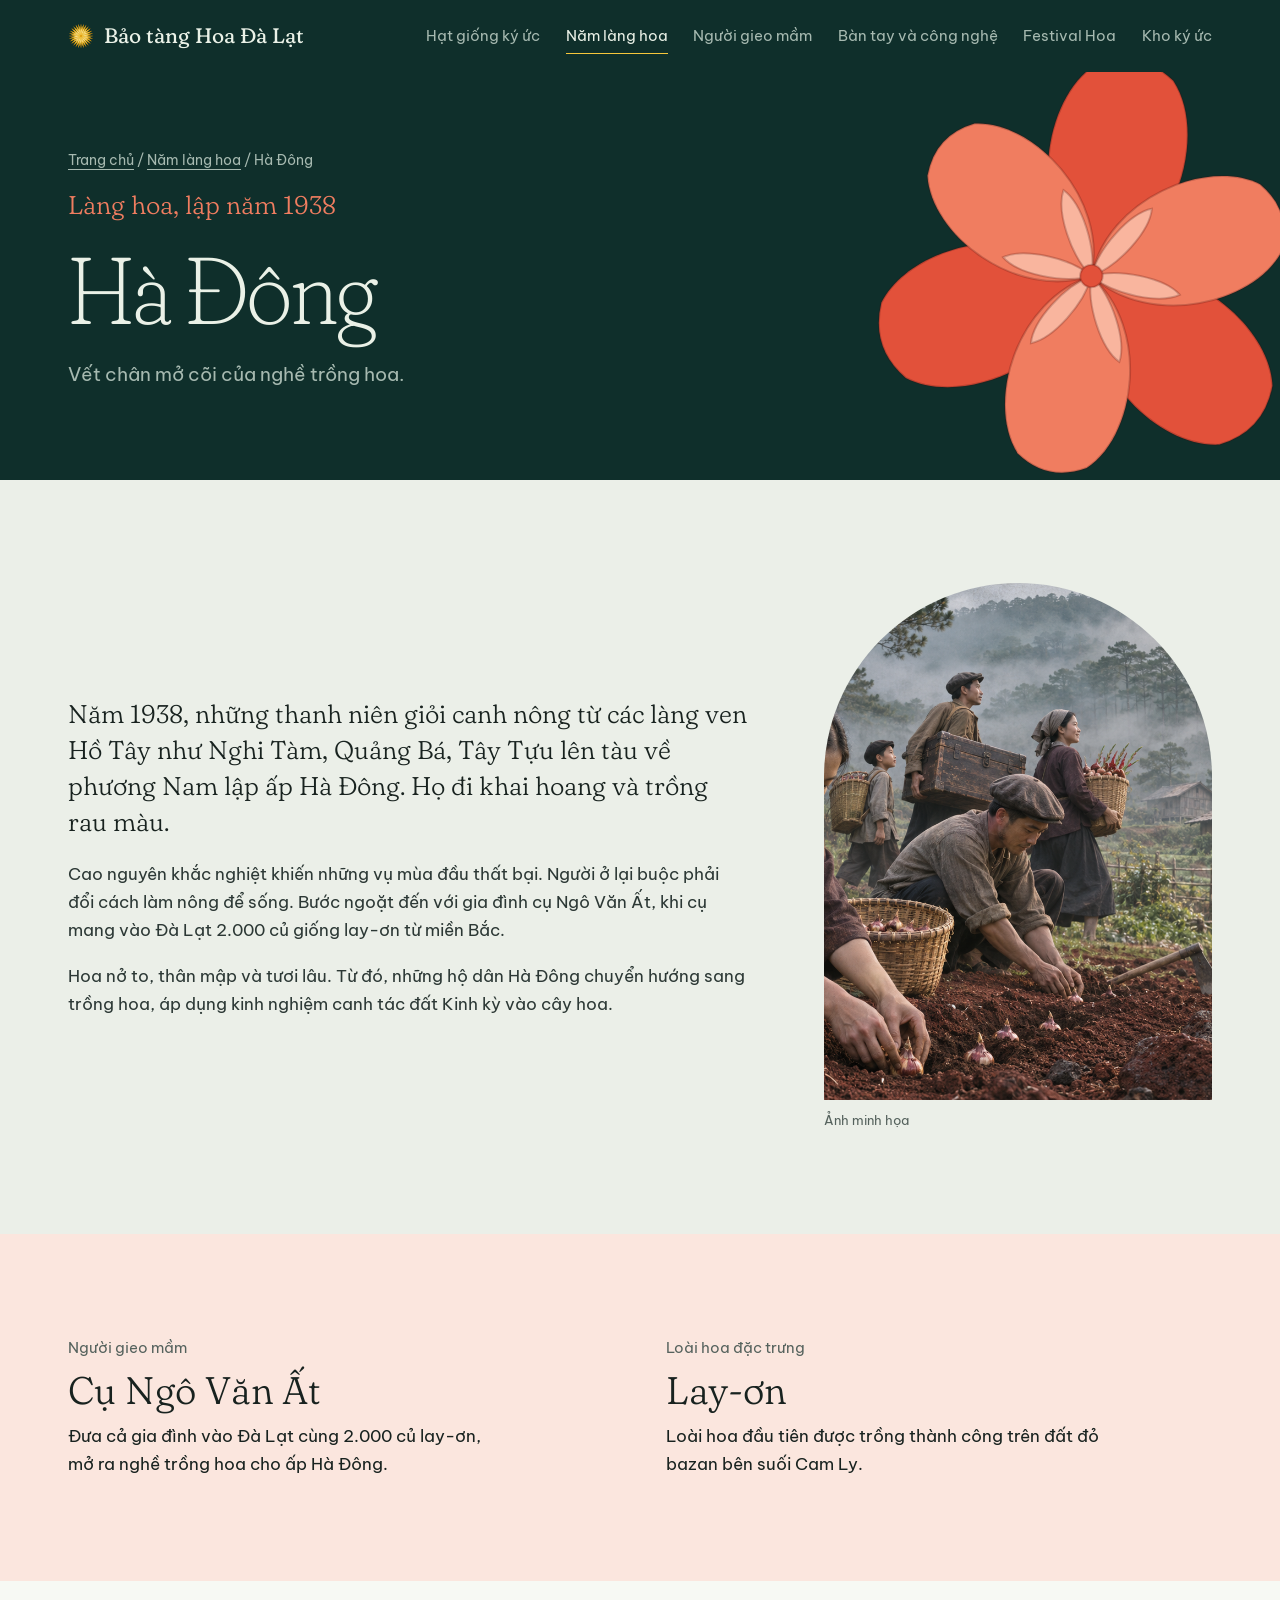
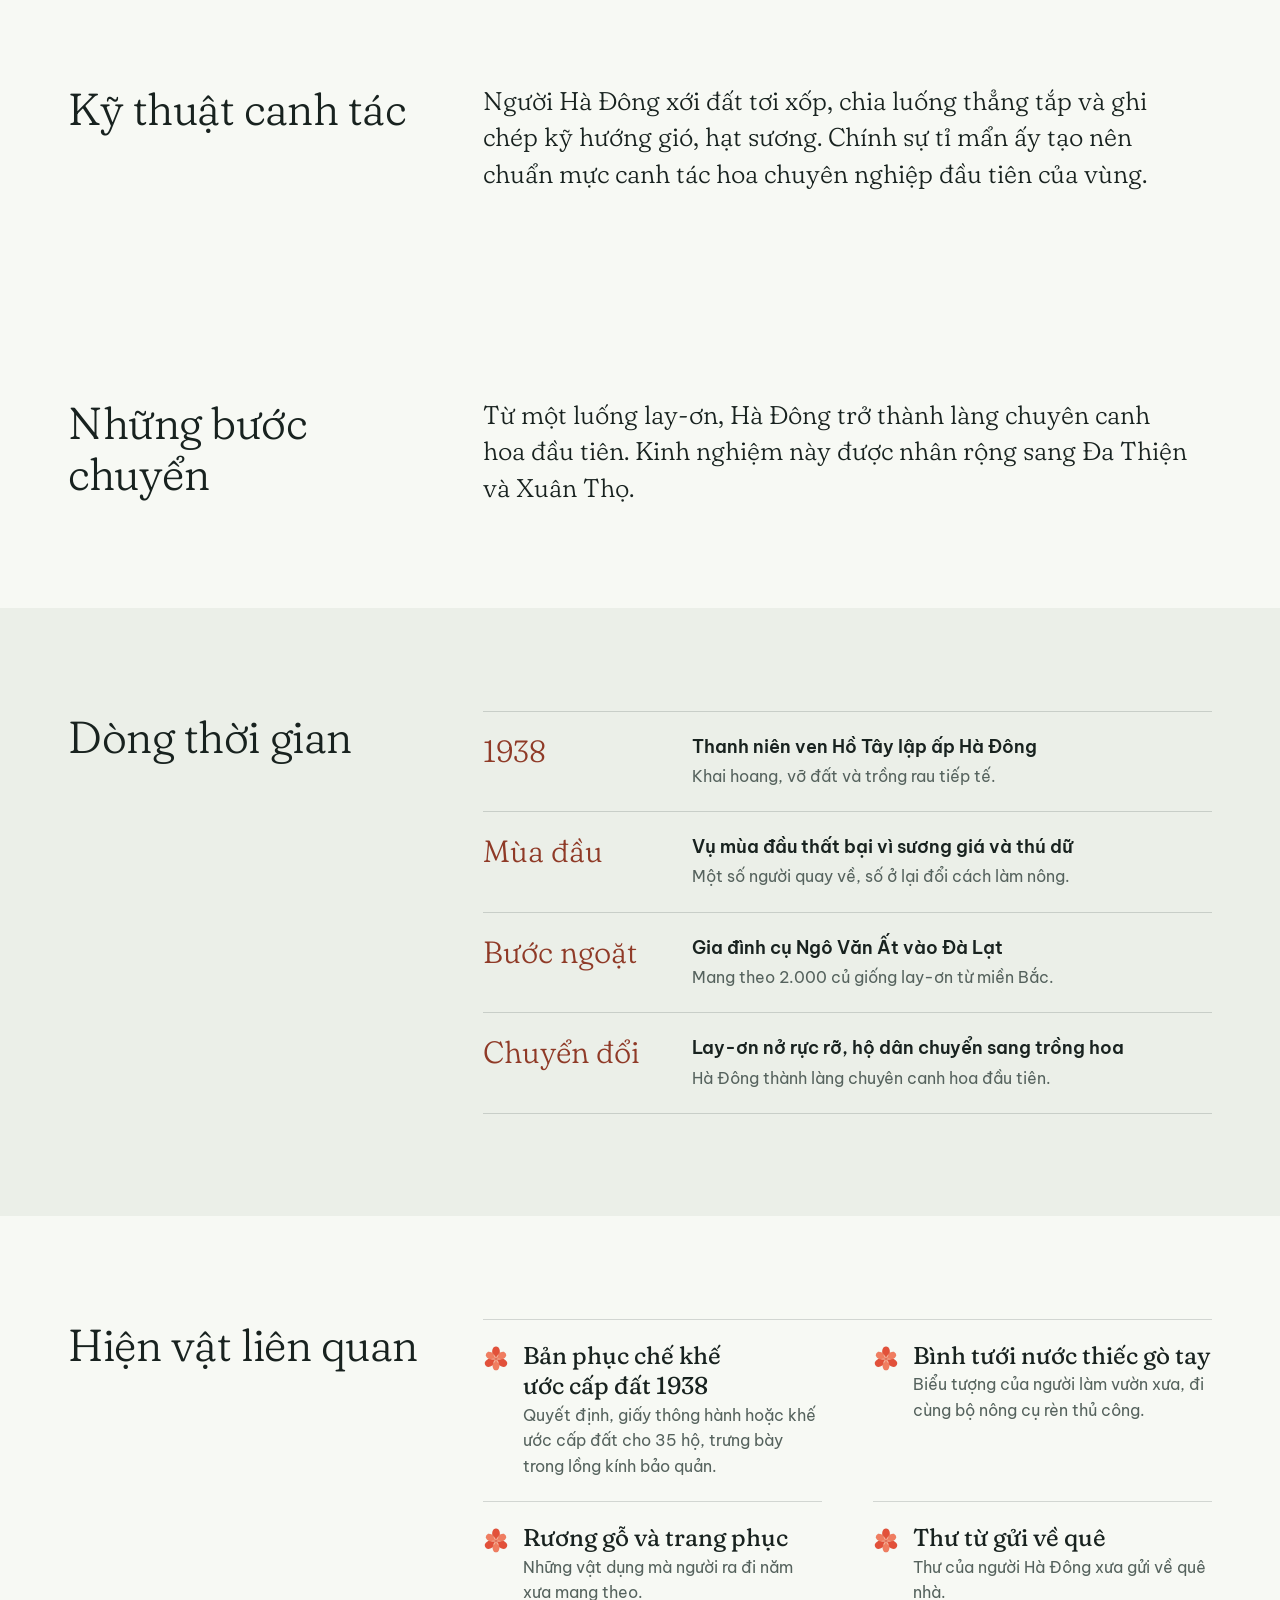
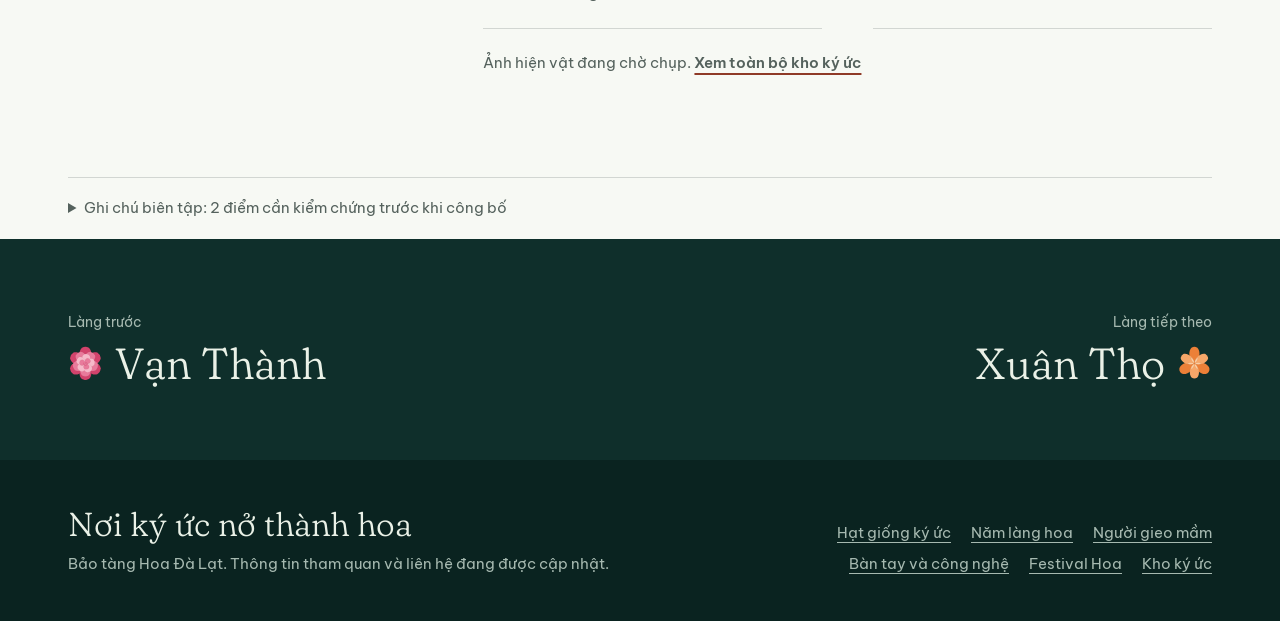
<file: ha-dong.html>
<!doctype html>
<html lang="vi">
<head>
<meta charset="UTF-8">
<meta name="viewport" content="width=device-width, initial-scale=1">
<title>Làng hoa Hà Đông | Bảo tàng Hoa Đà Lạt</title>
<meta name="description" content="Làng hoa Hà Đông, nơi bắt đầu nghề trồng hoa Đà Lạt từ năm 1938 với lay-ơn và đôi tay của những người gieo mầm.">
<meta name="theme-color" content="#0f2f2b">
<link rel="preload" href="assets/fonts/fraunces-vietnamese-full-normal.woff2" as="font" type="font/woff2" crossorigin>
<link rel="stylesheet" href="assets/site.css?v=e93d37b6">
</head>
<body class="">
<a class="skip" href="#noi-dung">Đến nội dung chính</a>
<svg class="defs" aria-hidden="true" focusable="false" width="0" height="0"><symbol id="f-layon" viewBox="-102 -102 204 204"><g class="ly c1" style="--i:2"><path d="M0,0 C34.2,-19.4 38,-71.8 17.5,-92.1 Q0,-102.8 -17.5,-92.1 C-38,-71.8 -34.2,-19.4 0,0Z" transform="rotate(0.0)"/><path d="M0,0 C34.2,-19.4 38,-71.8 17.5,-92.1 Q0,-102.8 -17.5,-92.1 C-38,-71.8 -34.2,-19.4 0,0Z" transform="rotate(120.0)"/><path d="M0,0 C34.2,-19.4 38,-71.8 17.5,-92.1 Q0,-102.8 -17.5,-92.1 C-38,-71.8 -34.2,-19.4 0,0Z" transform="rotate(240.0)"/></g><g class="ly c2" style="--i:1"><path d="M0,0 C30.6,-17.6 34,-65.1 15.6,-83.6 Q0,-93.3 -15.6,-83.6 C-34,-65.1 -30.6,-17.6 0,0Z" transform="rotate(60.0)"/><path d="M0,0 C30.6,-17.6 34,-65.1 15.6,-83.6 Q0,-93.3 -15.6,-83.6 C-34,-65.1 -30.6,-17.6 0,0Z" transform="rotate(180.0)"/><path d="M0,0 C30.6,-17.6 34,-65.1 15.6,-83.6 Q0,-93.3 -15.6,-83.6 C-34,-65.1 -30.6,-17.6 0,0Z" transform="rotate(300.0)"/></g><g class="ly c3" style="--i:0"><path d="M0,0 C6,-11.2 6,-32.0 0,-40 C-6,-32.0 -6,-11.2 0,0Z" transform="rotate(30.0)"/><path d="M0,0 C6,-11.2 6,-32.0 0,-40 C-6,-32.0 -6,-11.2 0,0Z" transform="rotate(90.0)"/><path d="M0,0 C6,-11.2 6,-32.0 0,-40 C-6,-32.0 -6,-11.2 0,0Z" transform="rotate(150.0)"/><path d="M0,0 C6,-11.2 6,-32.0 0,-40 C-6,-32.0 -6,-11.2 0,0Z" transform="rotate(210.0)"/><path d="M0,0 C6,-11.2 6,-32.0 0,-40 C-6,-32.0 -6,-11.2 0,0Z" transform="rotate(270.0)"/><path d="M0,0 C6,-11.2 6,-32.0 0,-40 C-6,-32.0 -6,-11.2 0,0Z" transform="rotate(330.0)"/></g><circle class="ly c1" style="--i:0" r="5"/></symbol><symbol id="f-cuc" viewBox="-102 -102 204 204"><g class="ly c1" style="--i:3"><path d="M0,0 C6.5,-27.2 6.5,-77.6 0,-97 C-6.5,-77.6 -6.5,-27.2 0,0Z" transform="rotate(0.0)"/><path d="M0,0 C6.5,-27.2 6.5,-77.6 0,-97 C-6.5,-77.6 -6.5,-27.2 0,0Z" transform="rotate(12.9)"/><path d="M0,0 C6.5,-27.2 6.5,-77.6 0,-97 C-6.5,-77.6 -6.5,-27.2 0,0Z" transform="rotate(25.7)"/><path d="M0,0 C6.5,-27.2 6.5,-77.6 0,-97 C-6.5,-77.6 -6.5,-27.2 0,0Z" transform="rotate(38.6)"/><path d="M0,0 C6.5,-27.2 6.5,-77.6 0,-97 C-6.5,-77.6 -6.5,-27.2 0,0Z" transform="rotate(51.4)"/><path d="M0,0 C6.5,-27.2 6.5,-77.6 0,-97 C-6.5,-77.6 -6.5,-27.2 0,0Z" transform="rotate(64.3)"/><path d="M0,0 C6.5,-27.2 6.5,-77.6 0,-97 C-6.5,-77.6 -6.5,-27.2 0,0Z" transform="rotate(77.1)"/><path d="M0,0 C6.5,-27.2 6.5,-77.6 0,-97 C-6.5,-77.6 -6.5,-27.2 0,0Z" transform="rotate(90.0)"/><path d="M0,0 C6.5,-27.2 6.5,-77.6 0,-97 C-6.5,-77.6 -6.5,-27.2 0,0Z" transform="rotate(102.9)"/><path d="M0,0 C6.5,-27.2 6.5,-77.6 0,-97 C-6.5,-77.6 -6.5,-27.2 0,0Z" transform="rotate(115.7)"/><path d="M0,0 C6.5,-27.2 6.5,-77.6 0,-97 C-6.5,-77.6 -6.5,-27.2 0,0Z" transform="rotate(128.6)"/><path d="M0,0 C6.5,-27.2 6.5,-77.6 0,-97 C-6.5,-77.6 -6.5,-27.2 0,0Z" transform="rotate(141.4)"/><path d="M0,0 C6.5,-27.2 6.5,-77.6 0,-97 C-6.5,-77.6 -6.5,-27.2 0,0Z" transform="rotate(154.3)"/><path d="M0,0 C6.5,-27.2 6.5,-77.6 0,-97 C-6.5,-77.6 -6.5,-27.2 0,0Z" transform="rotate(167.1)"/><path d="M0,0 C6.5,-27.2 6.5,-77.6 0,-97 C-6.5,-77.6 -6.5,-27.2 0,0Z" transform="rotate(180.0)"/><path d="M0,0 C6.5,-27.2 6.5,-77.6 0,-97 C-6.5,-77.6 -6.5,-27.2 0,0Z" transform="rotate(192.9)"/><path d="M0,0 C6.5,-27.2 6.5,-77.6 0,-97 C-6.5,-77.6 -6.5,-27.2 0,0Z" transform="rotate(205.7)"/><path d="M0,0 C6.5,-27.2 6.5,-77.6 0,-97 C-6.5,-77.6 -6.5,-27.2 0,0Z" transform="rotate(218.6)"/><path d="M0,0 C6.5,-27.2 6.5,-77.6 0,-97 C-6.5,-77.6 -6.5,-27.2 0,0Z" transform="rotate(231.4)"/><path d="M0,0 C6.5,-27.2 6.5,-77.6 0,-97 C-6.5,-77.6 -6.5,-27.2 0,0Z" transform="rotate(244.3)"/><path d="M0,0 C6.5,-27.2 6.5,-77.6 0,-97 C-6.5,-77.6 -6.5,-27.2 0,0Z" transform="rotate(257.1)"/><path d="M0,0 C6.5,-27.2 6.5,-77.6 0,-97 C-6.5,-77.6 -6.5,-27.2 0,0Z" transform="rotate(270.0)"/><path d="M0,0 C6.5,-27.2 6.5,-77.6 0,-97 C-6.5,-77.6 -6.5,-27.2 0,0Z" transform="rotate(282.9)"/><path d="M0,0 C6.5,-27.2 6.5,-77.6 0,-97 C-6.5,-77.6 -6.5,-27.2 0,0Z" transform="rotate(295.7)"/><path d="M0,0 C6.5,-27.2 6.5,-77.6 0,-97 C-6.5,-77.6 -6.5,-27.2 0,0Z" transform="rotate(308.6)"/><path d="M0,0 C6.5,-27.2 6.5,-77.6 0,-97 C-6.5,-77.6 -6.5,-27.2 0,0Z" transform="rotate(321.4)"/><path d="M0,0 C6.5,-27.2 6.5,-77.6 0,-97 C-6.5,-77.6 -6.5,-27.2 0,0Z" transform="rotate(334.3)"/><path d="M0,0 C6.5,-27.2 6.5,-77.6 0,-97 C-6.5,-77.6 -6.5,-27.2 0,0Z" transform="rotate(347.1)"/></g><g class="ly c2" style="--i:2"><path d="M0,0 C6.5,-22.1 6.5,-63.2 0,-79 C-6.5,-63.2 -6.5,-22.1 0,0Z" transform="rotate(7.0)"/><path d="M0,0 C6.5,-22.1 6.5,-63.2 0,-79 C-6.5,-63.2 -6.5,-22.1 0,0Z" transform="rotate(22.0)"/><path d="M0,0 C6.5,-22.1 6.5,-63.2 0,-79 C-6.5,-63.2 -6.5,-22.1 0,0Z" transform="rotate(37.0)"/><path d="M0,0 C6.5,-22.1 6.5,-63.2 0,-79 C-6.5,-63.2 -6.5,-22.1 0,0Z" transform="rotate(52.0)"/><path d="M0,0 C6.5,-22.1 6.5,-63.2 0,-79 C-6.5,-63.2 -6.5,-22.1 0,0Z" transform="rotate(67.0)"/><path d="M0,0 C6.5,-22.1 6.5,-63.2 0,-79 C-6.5,-63.2 -6.5,-22.1 0,0Z" transform="rotate(82.0)"/><path d="M0,0 C6.5,-22.1 6.5,-63.2 0,-79 C-6.5,-63.2 -6.5,-22.1 0,0Z" transform="rotate(97.0)"/><path d="M0,0 C6.5,-22.1 6.5,-63.2 0,-79 C-6.5,-63.2 -6.5,-22.1 0,0Z" transform="rotate(112.0)"/><path d="M0,0 C6.5,-22.1 6.5,-63.2 0,-79 C-6.5,-63.2 -6.5,-22.1 0,0Z" transform="rotate(127.0)"/><path d="M0,0 C6.5,-22.1 6.5,-63.2 0,-79 C-6.5,-63.2 -6.5,-22.1 0,0Z" transform="rotate(142.0)"/><path d="M0,0 C6.5,-22.1 6.5,-63.2 0,-79 C-6.5,-63.2 -6.5,-22.1 0,0Z" transform="rotate(157.0)"/><path d="M0,0 C6.5,-22.1 6.5,-63.2 0,-79 C-6.5,-63.2 -6.5,-22.1 0,0Z" transform="rotate(172.0)"/><path d="M0,0 C6.5,-22.1 6.5,-63.2 0,-79 C-6.5,-63.2 -6.5,-22.1 0,0Z" transform="rotate(187.0)"/><path d="M0,0 C6.5,-22.1 6.5,-63.2 0,-79 C-6.5,-63.2 -6.5,-22.1 0,0Z" transform="rotate(202.0)"/><path d="M0,0 C6.5,-22.1 6.5,-63.2 0,-79 C-6.5,-63.2 -6.5,-22.1 0,0Z" transform="rotate(217.0)"/><path d="M0,0 C6.5,-22.1 6.5,-63.2 0,-79 C-6.5,-63.2 -6.5,-22.1 0,0Z" transform="rotate(232.0)"/><path d="M0,0 C6.5,-22.1 6.5,-63.2 0,-79 C-6.5,-63.2 -6.5,-22.1 0,0Z" transform="rotate(247.0)"/><path d="M0,0 C6.5,-22.1 6.5,-63.2 0,-79 C-6.5,-63.2 -6.5,-22.1 0,0Z" transform="rotate(262.0)"/><path d="M0,0 C6.5,-22.1 6.5,-63.2 0,-79 C-6.5,-63.2 -6.5,-22.1 0,0Z" transform="rotate(277.0)"/><path d="M0,0 C6.5,-22.1 6.5,-63.2 0,-79 C-6.5,-63.2 -6.5,-22.1 0,0Z" transform="rotate(292.0)"/><path d="M0,0 C6.5,-22.1 6.5,-63.2 0,-79 C-6.5,-63.2 -6.5,-22.1 0,0Z" transform="rotate(307.0)"/><path d="M0,0 C6.5,-22.1 6.5,-63.2 0,-79 C-6.5,-63.2 -6.5,-22.1 0,0Z" transform="rotate(322.0)"/><path d="M0,0 C6.5,-22.1 6.5,-63.2 0,-79 C-6.5,-63.2 -6.5,-22.1 0,0Z" transform="rotate(337.0)"/><path d="M0,0 C6.5,-22.1 6.5,-63.2 0,-79 C-6.5,-63.2 -6.5,-22.1 0,0Z" transform="rotate(352.0)"/></g><g class="ly c3" style="--i:1"><path d="M0,0 C6,-16.5 6,-47.2 0,-59 C-6,-47.2 -6,-16.5 0,0Z" transform="rotate(3.0)"/><path d="M0,0 C6,-16.5 6,-47.2 0,-59 C-6,-47.2 -6,-16.5 0,0Z" transform="rotate(23.0)"/><path d="M0,0 C6,-16.5 6,-47.2 0,-59 C-6,-47.2 -6,-16.5 0,0Z" transform="rotate(43.0)"/><path d="M0,0 C6,-16.5 6,-47.2 0,-59 C-6,-47.2 -6,-16.5 0,0Z" transform="rotate(63.0)"/><path d="M0,0 C6,-16.5 6,-47.2 0,-59 C-6,-47.2 -6,-16.5 0,0Z" transform="rotate(83.0)"/><path d="M0,0 C6,-16.5 6,-47.2 0,-59 C-6,-47.2 -6,-16.5 0,0Z" transform="rotate(103.0)"/><path d="M0,0 C6,-16.5 6,-47.2 0,-59 C-6,-47.2 -6,-16.5 0,0Z" transform="rotate(123.0)"/><path d="M0,0 C6,-16.5 6,-47.2 0,-59 C-6,-47.2 -6,-16.5 0,0Z" transform="rotate(143.0)"/><path d="M0,0 C6,-16.5 6,-47.2 0,-59 C-6,-47.2 -6,-16.5 0,0Z" transform="rotate(163.0)"/><path d="M0,0 C6,-16.5 6,-47.2 0,-59 C-6,-47.2 -6,-16.5 0,0Z" transform="rotate(183.0)"/><path d="M0,0 C6,-16.5 6,-47.2 0,-59 C-6,-47.2 -6,-16.5 0,0Z" transform="rotate(203.0)"/><path d="M0,0 C6,-16.5 6,-47.2 0,-59 C-6,-47.2 -6,-16.5 0,0Z" transform="rotate(223.0)"/><path d="M0,0 C6,-16.5 6,-47.2 0,-59 C-6,-47.2 -6,-16.5 0,0Z" transform="rotate(243.0)"/><path d="M0,0 C6,-16.5 6,-47.2 0,-59 C-6,-47.2 -6,-16.5 0,0Z" transform="rotate(263.0)"/><path d="M0,0 C6,-16.5 6,-47.2 0,-59 C-6,-47.2 -6,-16.5 0,0Z" transform="rotate(283.0)"/><path d="M0,0 C6,-16.5 6,-47.2 0,-59 C-6,-47.2 -6,-16.5 0,0Z" transform="rotate(303.0)"/><path d="M0,0 C6,-16.5 6,-47.2 0,-59 C-6,-47.2 -6,-16.5 0,0Z" transform="rotate(323.0)"/><path d="M0,0 C6,-16.5 6,-47.2 0,-59 C-6,-47.2 -6,-16.5 0,0Z" transform="rotate(343.0)"/></g><g class="ly c2" style="--i:0"><path d="M0,0 C5.5,-10.4 5.5,-29.6 0,-37 C-5.5,-29.6 -5.5,-10.4 0,0Z" transform="rotate(11.0)"/><path d="M0,0 C5.5,-10.4 5.5,-29.6 0,-37 C-5.5,-29.6 -5.5,-10.4 0,0Z" transform="rotate(41.0)"/><path d="M0,0 C5.5,-10.4 5.5,-29.6 0,-37 C-5.5,-29.6 -5.5,-10.4 0,0Z" transform="rotate(71.0)"/><path d="M0,0 C5.5,-10.4 5.5,-29.6 0,-37 C-5.5,-29.6 -5.5,-10.4 0,0Z" transform="rotate(101.0)"/><path d="M0,0 C5.5,-10.4 5.5,-29.6 0,-37 C-5.5,-29.6 -5.5,-10.4 0,0Z" transform="rotate(131.0)"/><path d="M0,0 C5.5,-10.4 5.5,-29.6 0,-37 C-5.5,-29.6 -5.5,-10.4 0,0Z" transform="rotate(161.0)"/><path d="M0,0 C5.5,-10.4 5.5,-29.6 0,-37 C-5.5,-29.6 -5.5,-10.4 0,0Z" transform="rotate(191.0)"/><path d="M0,0 C5.5,-10.4 5.5,-29.6 0,-37 C-5.5,-29.6 -5.5,-10.4 0,0Z" transform="rotate(221.0)"/><path d="M0,0 C5.5,-10.4 5.5,-29.6 0,-37 C-5.5,-29.6 -5.5,-10.4 0,0Z" transform="rotate(251.0)"/><path d="M0,0 C5.5,-10.4 5.5,-29.6 0,-37 C-5.5,-29.6 -5.5,-10.4 0,0Z" transform="rotate(281.0)"/><path d="M0,0 C5.5,-10.4 5.5,-29.6 0,-37 C-5.5,-29.6 -5.5,-10.4 0,0Z" transform="rotate(311.0)"/><path d="M0,0 C5.5,-10.4 5.5,-29.6 0,-37 C-5.5,-29.6 -5.5,-10.4 0,0Z" transform="rotate(341.0)"/></g><circle class="ly c1" style="--i:0" r="8"/></symbol><symbol id="f-hong" viewBox="-102 -102 204 204"><g class="ly c1" style="--i:3"><path d="M0,0 C39.6,-19.4 44,-71.8 20.2,-92.1 Q0,-102.8 -20.2,-92.1 C-44,-71.8 -39.6,-19.4 0,0Z" transform="rotate(0.0)"/><path d="M0,0 C39.6,-19.4 44,-71.8 20.2,-92.1 Q0,-102.8 -20.2,-92.1 C-44,-71.8 -39.6,-19.4 0,0Z" transform="rotate(60.0)"/><path d="M0,0 C39.6,-19.4 44,-71.8 20.2,-92.1 Q0,-102.8 -20.2,-92.1 C-44,-71.8 -39.6,-19.4 0,0Z" transform="rotate(120.0)"/><path d="M0,0 C39.6,-19.4 44,-71.8 20.2,-92.1 Q0,-102.8 -20.2,-92.1 C-44,-71.8 -39.6,-19.4 0,0Z" transform="rotate(180.0)"/><path d="M0,0 C39.6,-19.4 44,-71.8 20.2,-92.1 Q0,-102.8 -20.2,-92.1 C-44,-71.8 -39.6,-19.4 0,0Z" transform="rotate(240.0)"/><path d="M0,0 C39.6,-19.4 44,-71.8 20.2,-92.1 Q0,-102.8 -20.2,-92.1 C-44,-71.8 -39.6,-19.4 0,0Z" transform="rotate(300.0)"/></g><g class="ly c2" style="--i:2"><path d="M0,0 C34.2,-15.2 38,-56.2 17.5,-72.2 Q0,-80.6 -17.5,-72.2 C-38,-56.2 -34.2,-15.2 0,0Z" transform="rotate(36.0)"/><path d="M0,0 C34.2,-15.2 38,-56.2 17.5,-72.2 Q0,-80.6 -17.5,-72.2 C-38,-56.2 -34.2,-15.2 0,0Z" transform="rotate(108.0)"/><path d="M0,0 C34.2,-15.2 38,-56.2 17.5,-72.2 Q0,-80.6 -17.5,-72.2 C-38,-56.2 -34.2,-15.2 0,0Z" transform="rotate(180.0)"/><path d="M0,0 C34.2,-15.2 38,-56.2 17.5,-72.2 Q0,-80.6 -17.5,-72.2 C-38,-56.2 -34.2,-15.2 0,0Z" transform="rotate(252.0)"/><path d="M0,0 C34.2,-15.2 38,-56.2 17.5,-72.2 Q0,-80.6 -17.5,-72.2 C-38,-56.2 -34.2,-15.2 0,0Z" transform="rotate(324.0)"/></g><g class="ly c3" style="--i:1"><path d="M0,0 C27.0,-11.0 30,-40.7 13.8,-52.2 Q0,-58.3 -13.8,-52.2 C-30,-40.7 -27.0,-11.0 0,0Z" transform="rotate(8.0)"/><path d="M0,0 C27.0,-11.0 30,-40.7 13.8,-52.2 Q0,-58.3 -13.8,-52.2 C-30,-40.7 -27.0,-11.0 0,0Z" transform="rotate(80.0)"/><path d="M0,0 C27.0,-11.0 30,-40.7 13.8,-52.2 Q0,-58.3 -13.8,-52.2 C-30,-40.7 -27.0,-11.0 0,0Z" transform="rotate(152.0)"/><path d="M0,0 C27.0,-11.0 30,-40.7 13.8,-52.2 Q0,-58.3 -13.8,-52.2 C-30,-40.7 -27.0,-11.0 0,0Z" transform="rotate(224.0)"/><path d="M0,0 C27.0,-11.0 30,-40.7 13.8,-52.2 Q0,-58.3 -13.8,-52.2 C-30,-40.7 -27.0,-11.0 0,0Z" transform="rotate(296.0)"/></g><g class="ly c2" style="--i:0"><path d="M0,0 C18.9,-7.0 21,-25.9 9.7,-33.2 Q0,-37.1 -9.7,-33.2 C-21,-25.9 -18.9,-7.0 0,0Z" transform="rotate(44.0)"/><path d="M0,0 C18.9,-7.0 21,-25.9 9.7,-33.2 Q0,-37.1 -9.7,-33.2 C-21,-25.9 -18.9,-7.0 0,0Z" transform="rotate(164.0)"/><path d="M0,0 C18.9,-7.0 21,-25.9 9.7,-33.2 Q0,-37.1 -9.7,-33.2 C-21,-25.9 -18.9,-7.0 0,0Z" transform="rotate(284.0)"/></g><path class="ly sp" style="--i:0" d="M0,-2 C7,-10 15,0 8,9 C1,17 -12,10 -10,-2"/></symbol><symbol id="f-camchuong" viewBox="-102 -102 204 204"><g class="ly c1" style="--i:3"><path d="M0,0 L-39.5,-88.6 L-30.7,-81.7 L-28.6,-92.7 L-20.7,-84.8 L-17.3,-95.4 L-10.4,-86.7 L-5.8,-96.8 L0.0,-87.3 L5.8,-96.8 L10.4,-86.7 L17.3,-95.4 L20.7,-84.8 L28.6,-92.7 L30.7,-81.7 L39.5,-88.6Z" transform="rotate(0.0)"/><path d="M0,0 L-39.5,-88.6 L-30.7,-81.7 L-28.6,-92.7 L-20.7,-84.8 L-17.3,-95.4 L-10.4,-86.7 L-5.8,-96.8 L0.0,-87.3 L5.8,-96.8 L10.4,-86.7 L17.3,-95.4 L20.7,-84.8 L28.6,-92.7 L30.7,-81.7 L39.5,-88.6Z" transform="rotate(45.0)"/><path d="M0,0 L-39.5,-88.6 L-30.7,-81.7 L-28.6,-92.7 L-20.7,-84.8 L-17.3,-95.4 L-10.4,-86.7 L-5.8,-96.8 L0.0,-87.3 L5.8,-96.8 L10.4,-86.7 L17.3,-95.4 L20.7,-84.8 L28.6,-92.7 L30.7,-81.7 L39.5,-88.6Z" transform="rotate(90.0)"/><path d="M0,0 L-39.5,-88.6 L-30.7,-81.7 L-28.6,-92.7 L-20.7,-84.8 L-17.3,-95.4 L-10.4,-86.7 L-5.8,-96.8 L0.0,-87.3 L5.8,-96.8 L10.4,-86.7 L17.3,-95.4 L20.7,-84.8 L28.6,-92.7 L30.7,-81.7 L39.5,-88.6Z" transform="rotate(135.0)"/><path d="M0,0 L-39.5,-88.6 L-30.7,-81.7 L-28.6,-92.7 L-20.7,-84.8 L-17.3,-95.4 L-10.4,-86.7 L-5.8,-96.8 L0.0,-87.3 L5.8,-96.8 L10.4,-86.7 L17.3,-95.4 L20.7,-84.8 L28.6,-92.7 L30.7,-81.7 L39.5,-88.6Z" transform="rotate(180.0)"/><path d="M0,0 L-39.5,-88.6 L-30.7,-81.7 L-28.6,-92.7 L-20.7,-84.8 L-17.3,-95.4 L-10.4,-86.7 L-5.8,-96.8 L0.0,-87.3 L5.8,-96.8 L10.4,-86.7 L17.3,-95.4 L20.7,-84.8 L28.6,-92.7 L30.7,-81.7 L39.5,-88.6Z" transform="rotate(225.0)"/><path d="M0,0 L-39.5,-88.6 L-30.7,-81.7 L-28.6,-92.7 L-20.7,-84.8 L-17.3,-95.4 L-10.4,-86.7 L-5.8,-96.8 L0.0,-87.3 L5.8,-96.8 L10.4,-86.7 L17.3,-95.4 L20.7,-84.8 L28.6,-92.7 L30.7,-81.7 L39.5,-88.6Z" transform="rotate(270.0)"/><path d="M0,0 L-39.5,-88.6 L-30.7,-81.7 L-28.6,-92.7 L-20.7,-84.8 L-17.3,-95.4 L-10.4,-86.7 L-5.8,-96.8 L0.0,-87.3 L5.8,-96.8 L10.4,-86.7 L17.3,-95.4 L20.7,-84.8 L28.6,-92.7 L30.7,-81.7 L39.5,-88.6Z" transform="rotate(315.0)"/></g><g class="ly c2" style="--i:2"><path d="M0,0 L-32.9,-67.4 L-25.6,-62.5 L-23.9,-71.1 L-17.3,-65.2 L-14.5,-73.6 L-8.7,-66.9 L-4.9,-74.8 L0.0,-67.5 L4.9,-74.8 L8.7,-66.9 L14.5,-73.6 L17.3,-65.2 L23.9,-71.1 L25.6,-62.5 L32.9,-67.4Z" transform="rotate(20.0)"/><path d="M0,0 L-32.9,-67.4 L-25.6,-62.5 L-23.9,-71.1 L-17.3,-65.2 L-14.5,-73.6 L-8.7,-66.9 L-4.9,-74.8 L0.0,-67.5 L4.9,-74.8 L8.7,-66.9 L14.5,-73.6 L17.3,-65.2 L23.9,-71.1 L25.6,-62.5 L32.9,-67.4Z" transform="rotate(71.4)"/><path d="M0,0 L-32.9,-67.4 L-25.6,-62.5 L-23.9,-71.1 L-17.3,-65.2 L-14.5,-73.6 L-8.7,-66.9 L-4.9,-74.8 L0.0,-67.5 L4.9,-74.8 L8.7,-66.9 L14.5,-73.6 L17.3,-65.2 L23.9,-71.1 L25.6,-62.5 L32.9,-67.4Z" transform="rotate(122.9)"/><path d="M0,0 L-32.9,-67.4 L-25.6,-62.5 L-23.9,-71.1 L-17.3,-65.2 L-14.5,-73.6 L-8.7,-66.9 L-4.9,-74.8 L0.0,-67.5 L4.9,-74.8 L8.7,-66.9 L14.5,-73.6 L17.3,-65.2 L23.9,-71.1 L25.6,-62.5 L32.9,-67.4Z" transform="rotate(174.3)"/><path d="M0,0 L-32.9,-67.4 L-25.6,-62.5 L-23.9,-71.1 L-17.3,-65.2 L-14.5,-73.6 L-8.7,-66.9 L-4.9,-74.8 L0.0,-67.5 L4.9,-74.8 L8.7,-66.9 L14.5,-73.6 L17.3,-65.2 L23.9,-71.1 L25.6,-62.5 L32.9,-67.4Z" transform="rotate(225.7)"/><path d="M0,0 L-32.9,-67.4 L-25.6,-62.5 L-23.9,-71.1 L-17.3,-65.2 L-14.5,-73.6 L-8.7,-66.9 L-4.9,-74.8 L0.0,-67.5 L4.9,-74.8 L8.7,-66.9 L14.5,-73.6 L17.3,-65.2 L23.9,-71.1 L25.6,-62.5 L32.9,-67.4Z" transform="rotate(277.1)"/><path d="M0,0 L-32.9,-67.4 L-25.6,-62.5 L-23.9,-71.1 L-17.3,-65.2 L-14.5,-73.6 L-8.7,-66.9 L-4.9,-74.8 L0.0,-67.5 L4.9,-74.8 L8.7,-66.9 L14.5,-73.6 L17.3,-65.2 L23.9,-71.1 L25.6,-62.5 L32.9,-67.4Z" transform="rotate(328.6)"/></g><g class="ly c3" style="--i:1"><path d="M0,0 L-24.9,-46.8 L-19.4,-43.6 L-18.1,-49.8 L-13.1,-45.9 L-11.0,-51.8 L-6.6,-47.2 L-3.7,-52.9 L0.0,-47.7 L3.7,-52.9 L6.6,-47.2 L11.0,-51.8 L13.1,-45.9 L18.1,-49.8 L19.4,-43.6 L24.9,-46.8Z" transform="rotate(6.0)"/><path d="M0,0 L-24.9,-46.8 L-19.4,-43.6 L-18.1,-49.8 L-13.1,-45.9 L-11.0,-51.8 L-6.6,-47.2 L-3.7,-52.9 L0.0,-47.7 L3.7,-52.9 L6.6,-47.2 L11.0,-51.8 L13.1,-45.9 L18.1,-49.8 L19.4,-43.6 L24.9,-46.8Z" transform="rotate(66.0)"/><path d="M0,0 L-24.9,-46.8 L-19.4,-43.6 L-18.1,-49.8 L-13.1,-45.9 L-11.0,-51.8 L-6.6,-47.2 L-3.7,-52.9 L0.0,-47.7 L3.7,-52.9 L6.6,-47.2 L11.0,-51.8 L13.1,-45.9 L18.1,-49.8 L19.4,-43.6 L24.9,-46.8Z" transform="rotate(126.0)"/><path d="M0,0 L-24.9,-46.8 L-19.4,-43.6 L-18.1,-49.8 L-13.1,-45.9 L-11.0,-51.8 L-6.6,-47.2 L-3.7,-52.9 L0.0,-47.7 L3.7,-52.9 L6.6,-47.2 L11.0,-51.8 L13.1,-45.9 L18.1,-49.8 L19.4,-43.6 L24.9,-46.8Z" transform="rotate(186.0)"/><path d="M0,0 L-24.9,-46.8 L-19.4,-43.6 L-18.1,-49.8 L-13.1,-45.9 L-11.0,-51.8 L-6.6,-47.2 L-3.7,-52.9 L0.0,-47.7 L3.7,-52.9 L6.6,-47.2 L11.0,-51.8 L13.1,-45.9 L18.1,-49.8 L19.4,-43.6 L24.9,-46.8Z" transform="rotate(246.0)"/><path d="M0,0 L-24.9,-46.8 L-19.4,-43.6 L-18.1,-49.8 L-13.1,-45.9 L-11.0,-51.8 L-6.6,-47.2 L-3.7,-52.9 L0.0,-47.7 L3.7,-52.9 L6.6,-47.2 L11.0,-51.8 L13.1,-45.9 L18.1,-49.8 L19.4,-43.6 L24.9,-46.8Z" transform="rotate(306.0)"/></g><g class="ly c2" style="--i:0"><path d="M0,0 L-16.4,-26.3 L-12.9,-24.8 L-12.0,-28.6 L-8.8,-26.5 L-7.3,-30.1 L-4.4,-27.5 L-2.5,-30.9 L0.0,-27.9 L2.5,-30.9 L4.4,-27.5 L7.3,-30.1 L8.8,-26.5 L12.0,-28.6 L12.9,-24.8 L16.4,-26.3Z" transform="rotate(30.0)"/><path d="M0,0 L-16.4,-26.3 L-12.9,-24.8 L-12.0,-28.6 L-8.8,-26.5 L-7.3,-30.1 L-4.4,-27.5 L-2.5,-30.9 L0.0,-27.9 L2.5,-30.9 L4.4,-27.5 L7.3,-30.1 L8.8,-26.5 L12.0,-28.6 L12.9,-24.8 L16.4,-26.3Z" transform="rotate(102.0)"/><path d="M0,0 L-16.4,-26.3 L-12.9,-24.8 L-12.0,-28.6 L-8.8,-26.5 L-7.3,-30.1 L-4.4,-27.5 L-2.5,-30.9 L0.0,-27.9 L2.5,-30.9 L4.4,-27.5 L7.3,-30.1 L8.8,-26.5 L12.0,-28.6 L12.9,-24.8 L16.4,-26.3Z" transform="rotate(174.0)"/><path d="M0,0 L-16.4,-26.3 L-12.9,-24.8 L-12.0,-28.6 L-8.8,-26.5 L-7.3,-30.1 L-4.4,-27.5 L-2.5,-30.9 L0.0,-27.9 L2.5,-30.9 L4.4,-27.5 L7.3,-30.1 L8.8,-26.5 L12.0,-28.6 L12.9,-24.8 L16.4,-26.3Z" transform="rotate(246.0)"/><path d="M0,0 L-16.4,-26.3 L-12.9,-24.8 L-12.0,-28.6 L-8.8,-26.5 L-7.3,-30.1 L-4.4,-27.5 L-2.5,-30.9 L0.0,-27.9 L2.5,-30.9 L4.4,-27.5 L7.3,-30.1 L8.8,-26.5 L12.0,-28.6 L12.9,-24.8 L16.4,-26.3Z" transform="rotate(318.0)"/></g></symbol></svg>
<header class="site-head">
  <div class="wrap">
    <a class="brand" href="index.html"><svg class="fl v-thai-phien" viewBox="0 0 204 204" aria-hidden="true" focusable="false"><use href="#f-cuc"/></svg>Bảo tàng Hoa Đà Lạt</a>
    <button class="menu-btn" id="menuBtn" aria-expanded="false" aria-controls="nav">Mục lục</button>
    <nav class="nav" id="nav" aria-label="Điều hướng chính"><a href="hat-giong.html">Hạt giống ký ức</a><a href="index.html#lang-hoa" aria-current="page">Năm làng hoa</a><a href="gieo-mam.html">Người gieo mầm</a><a href="cong-nghe.html">Bàn tay và công nghệ</a><a href="festival.html">Festival Hoa</a><a href="kho-ky-uc.html">Kho ký ức</a></nav>
  </div>
</header>
<main id="noi-dung">
<section class="page-head v-ha-dong">
  <div class="wrap">
    <svg class="fl big-fl" viewBox="0 0 204 204" aria-hidden="true" focusable="false"><use href="#f-layon"/></svg>
    <div class="txt">
      <p class="crumbs"><a href="index.html">Trang chủ</a> / <a href="index.html#lang-hoa">Năm làng hoa</a> / Hà Đông</p>
      <p class="kicker">Làng hoa, lập năm 1938</p>
      <h1>Hà Đông</h1>
      <p class="lede">Vết chân mở cõi của nghề trồng hoa.</p>
    </div>
  </div>
</section><section class="sec"><div class="wrap intro"><div><div class="prose"><p>Năm 1938, những thanh niên giỏi canh nông từ các làng ven Hồ Tây như Nghi Tàm, Quảng Bá, Tây Tựu lên tàu về phương Nam lập ấp Hà Đông. Họ đi khai hoang và trồng rau màu.</p><p>Cao nguyên khắc nghiệt khiến những vụ mùa đầu thất bại. Người ở lại buộc phải đổi cách làm nông để sống. Bước ngoặt đến với gia đình cụ Ngô Văn Ất, khi cụ mang vào Đà Lạt 2.000 củ giống lay-ơn từ miền Bắc.</p><p>Hoa nở to, thân mập và tươi lâu. Từ đó, những hộ dân Hà Đông chuyển hướng sang trồng hoa, áp dụng kinh nghiệm canh tác đất Kinh kỳ vào cây hoa.</p></div></div><figure class="arch"><img src="img/ha-dong.jpg" alt="Gia đình người Hà Đông gieo củ lay-ơn trên đất đỏ bazan trong sương sớm" loading="lazy"><figcaption>Ảnh minh họa</figcaption></figure></div></section><section class="sec tint v-ha-dong"><div class="wrap"><dl class="pair"><div><dt>Người gieo mầm</dt><dd><p class="t">Cụ Ngô Văn Ất</p><p>Đưa cả gia đình vào Đà Lạt cùng 2.000 củ lay-ơn, mở ra nghề trồng hoa cho ấp Hà Đông.</p></dd></div><div><dt>Loài hoa đặc trưng</dt><dd><p class="t">Lay-ơn</p><p>Loài hoa đầu tiên được trồng thành công trên đất đỏ bazan bên suối Cam Ly.</p></dd></div></dl></div></section><section class="sec paper"><div class="wrap cols"><h2>Kỹ thuật canh tác</h2><div><div class="prose"><p>Người Hà Đông xới đất tơi xốp, chia luống thẳng tắp và ghi chép kỹ hướng gió, hạt sương. Chính sự tỉ mẩn ấy tạo nên chuẩn mực canh tác hoa chuyên nghiệp đầu tiên của vùng.</p></div></div></div></section><section class="sec paper"><div class="wrap cols"><h2>Những bước chuyển</h2><div><div class="prose"><p>Từ một luống lay-ơn, Hà Đông trở thành làng chuyên canh hoa đầu tiên. Kinh nghiệm này được nhân rộng sang Đa Thiện và Xuân Thọ.</p></div></div></div></section><section class="sec "><div class="wrap cols"><h2>Dòng thời gian</h2><div><ol class="tl"><li><span class="when">1938</span><div><h3>Thanh niên ven Hồ Tây lập ấp Hà Đông</h3><p>Khai hoang, vỡ đất và trồng rau tiếp tế.</p></div></li><li><span class="when">Mùa đầu</span><div><h3>Vụ mùa đầu thất bại vì sương giá và thú dữ</h3><p>Một số người quay về, số ở lại đổi cách làm nông.</p></div></li><li><span class="when">Bước ngoặt</span><div><h3>Gia đình cụ Ngô Văn Ất vào Đà Lạt</h3><p>Mang theo 2.000 củ giống lay-ơn từ miền Bắc.</p></div></li><li><span class="when">Chuyển đổi</span><div><h3>Lay-ơn nở rực rỡ, hộ dân chuyển sang trồng hoa</h3><p>Hà Đông thành làng chuyên canh hoa đầu tiên.</p></div></li></ol></div></div></section><section class="sec paper"><div class="wrap cols"><h2>Hiện vật liên quan</h2><div><ul class="cat"><li data-cat="ha-dong"><svg class="fl v-ha-dong" viewBox="0 0 204 204" aria-hidden="true" focusable="false"><use href="#f-layon"/></svg><h3>Bản phục chế khế ước cấp đất 1938</h3><p>Quyết định, giấy thông hành hoặc khế ước cấp đất cho 35 hộ, trưng bày trong lồng kính bảo quản.</p></li><li data-cat="ha-dong"><svg class="fl v-ha-dong" viewBox="0 0 204 204" aria-hidden="true" focusable="false"><use href="#f-layon"/></svg><h3>Bình tưới nước thiếc gò tay</h3><p>Biểu tượng của người làm vườn xưa, đi cùng bộ nông cụ rèn thủ công.</p></li><li data-cat="ha-dong"><svg class="fl v-ha-dong" viewBox="0 0 204 204" aria-hidden="true" focusable="false"><use href="#f-layon"/></svg><h3>Rương gỗ và trang phục</h3><p>Những vật dụng mà người ra đi năm xưa mang theo.</p></li><li data-cat="ha-dong"><svg class="fl v-ha-dong" viewBox="0 0 204 204" aria-hidden="true" focusable="false"><use href="#f-layon"/></svg><h3>Thư từ gửi về quê</h3><p>Thư của người Hà Đông xưa gửi về quê nhà.</p></li></ul><p class="note" style="margin-top:22px">Ảnh hiện vật đang chờ chụp. <a class="link" href="kho-ky-uc.html">Xem toàn bộ kho ký ức</a></p></div></div></section><section class="sec paper" style="padding-block:0"><div class="wrap"><details class="verify"><summary>Ghi chú biên tập: 2 điểm cần kiểm chứng trước khi công bố</summary><ul><li>Mốc 1938 và số hộ 35 cần kiểm chứng (sheet có chỗ ghi gần 30 hộ).</li><li>Vị trí đất bên suối Cam Ly và chi tiết cụ Ngô Văn Ất, Ngô Văn Bính cần nguồn tư liệu.</li></ul></details></div></section><section class="sec night" style="padding-block:clamp(36px,5vw,64px)"><div class="wrap nextprev"><a class="v-van-thanh" href="van-thanh.html"><span class="lb">Làng trước</span><span class="nm"><svg class="fl v-van-thanh" viewBox="0 0 204 204" aria-hidden="true" focusable="false"><use href="#f-hong"/></svg>Vạn Thành</span></a><a class="v-xuan-tho" href="xuan-tho.html"><span class="lb">Làng tiếp theo</span><span class="nm">Xuân Thọ<svg class="fl v-xuan-tho" viewBox="0 0 204 204" aria-hidden="true" focusable="false"><use href="#f-layon"/></svg></span></a></div></section>
</main>
<footer>
  <div class="wrap">
    <div><p class="tag">Nơi ký ức nở thành hoa</p><p>Bảo tàng Hoa Đà Lạt. Thông tin tham quan và liên hệ đang được cập nhật.</p></div>
    <nav aria-label="Liên kết cuối trang"><a href="hat-giong.html">Hạt giống ký ức</a><a href="index.html#lang-hoa">Năm làng hoa</a><a href="gieo-mam.html">Người gieo mầm</a><a href="cong-nghe.html">Bàn tay và công nghệ</a><a href="festival.html">Festival Hoa</a><a href="kho-ky-uc.html">Kho ký ức</a></nav>
  </div>
</footer>
<script>
const mb = document.getElementById('menuBtn'), nav = document.getElementById('nav');
mb.addEventListener('click', () => { const o = nav.classList.toggle('open'); mb.setAttribute('aria-expanded', String(o)); });
document.querySelectorAll('.chip').forEach(c => c.addEventListener('click', () => {
  const f = c.dataset.filter;
  document.querySelectorAll('.chip').forEach(x => x.setAttribute('aria-pressed', String(x === c)));
  document.querySelectorAll('.cat li').forEach(o => { o.hidden = !(f === 'all' || o.dataset.cat === f); });
}));
</script>
</body>
</html>
</file>
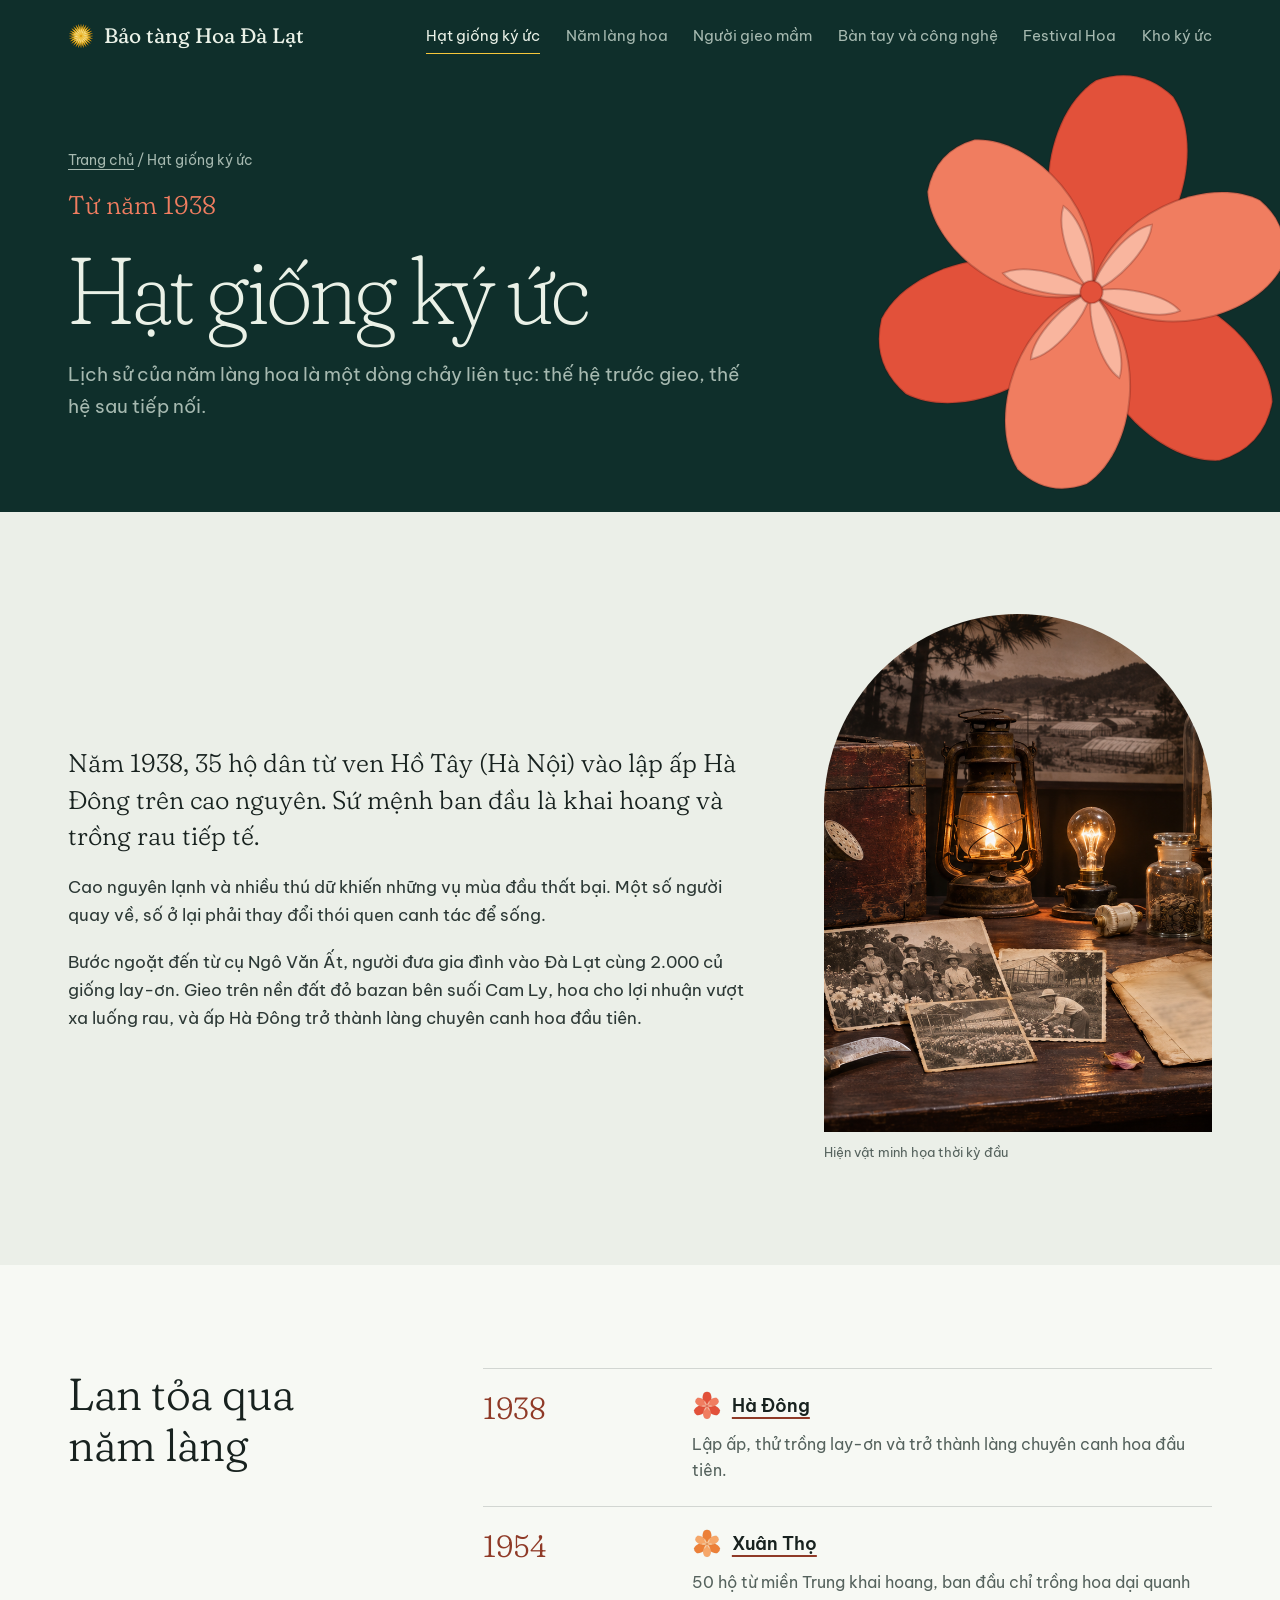
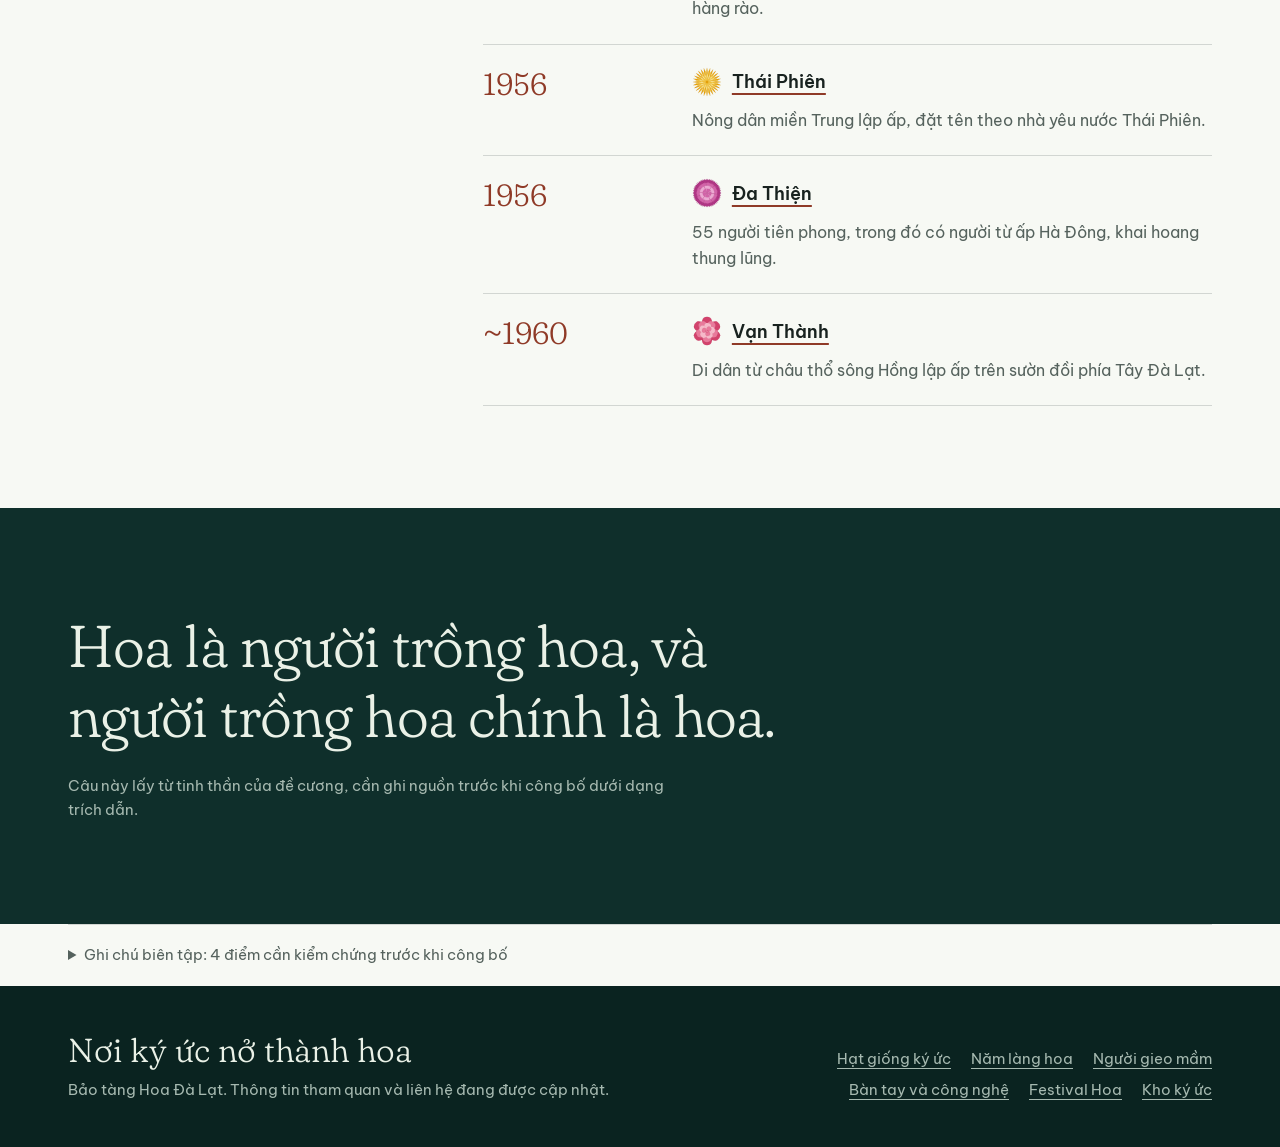
<file: hat-giong.html>
<!doctype html>
<html lang="vi">
<head>
<meta charset="UTF-8">
<meta name="viewport" content="width=device-width, initial-scale=1">
<title>Hạt giống ký ức | Bảo tàng Hoa Đà Lạt</title>
<meta name="description" content="Hạt giống ký ức: hành trình lan tỏa và tiếp nối của năm làng hoa Đà Lạt, từ năm 1938.">
<meta name="theme-color" content="#0f2f2b">
<link rel="preload" href="assets/fonts/fraunces-vietnamese-full-normal.woff2" as="font" type="font/woff2" crossorigin>
<link rel="stylesheet" href="assets/site.css?v=e93d37b6">
</head>
<body class="">
<a class="skip" href="#noi-dung">Đến nội dung chính</a>
<svg class="defs" aria-hidden="true" focusable="false" width="0" height="0"><symbol id="f-layon" viewBox="-102 -102 204 204"><g class="ly c1" style="--i:2"><path d="M0,0 C34.2,-19.4 38,-71.8 17.5,-92.1 Q0,-102.8 -17.5,-92.1 C-38,-71.8 -34.2,-19.4 0,0Z" transform="rotate(0.0)"/><path d="M0,0 C34.2,-19.4 38,-71.8 17.5,-92.1 Q0,-102.8 -17.5,-92.1 C-38,-71.8 -34.2,-19.4 0,0Z" transform="rotate(120.0)"/><path d="M0,0 C34.2,-19.4 38,-71.8 17.5,-92.1 Q0,-102.8 -17.5,-92.1 C-38,-71.8 -34.2,-19.4 0,0Z" transform="rotate(240.0)"/></g><g class="ly c2" style="--i:1"><path d="M0,0 C30.6,-17.6 34,-65.1 15.6,-83.6 Q0,-93.3 -15.6,-83.6 C-34,-65.1 -30.6,-17.6 0,0Z" transform="rotate(60.0)"/><path d="M0,0 C30.6,-17.6 34,-65.1 15.6,-83.6 Q0,-93.3 -15.6,-83.6 C-34,-65.1 -30.6,-17.6 0,0Z" transform="rotate(180.0)"/><path d="M0,0 C30.6,-17.6 34,-65.1 15.6,-83.6 Q0,-93.3 -15.6,-83.6 C-34,-65.1 -30.6,-17.6 0,0Z" transform="rotate(300.0)"/></g><g class="ly c3" style="--i:0"><path d="M0,0 C6,-11.2 6,-32.0 0,-40 C-6,-32.0 -6,-11.2 0,0Z" transform="rotate(30.0)"/><path d="M0,0 C6,-11.2 6,-32.0 0,-40 C-6,-32.0 -6,-11.2 0,0Z" transform="rotate(90.0)"/><path d="M0,0 C6,-11.2 6,-32.0 0,-40 C-6,-32.0 -6,-11.2 0,0Z" transform="rotate(150.0)"/><path d="M0,0 C6,-11.2 6,-32.0 0,-40 C-6,-32.0 -6,-11.2 0,0Z" transform="rotate(210.0)"/><path d="M0,0 C6,-11.2 6,-32.0 0,-40 C-6,-32.0 -6,-11.2 0,0Z" transform="rotate(270.0)"/><path d="M0,0 C6,-11.2 6,-32.0 0,-40 C-6,-32.0 -6,-11.2 0,0Z" transform="rotate(330.0)"/></g><circle class="ly c1" style="--i:0" r="5"/></symbol><symbol id="f-cuc" viewBox="-102 -102 204 204"><g class="ly c1" style="--i:3"><path d="M0,0 C6.5,-27.2 6.5,-77.6 0,-97 C-6.5,-77.6 -6.5,-27.2 0,0Z" transform="rotate(0.0)"/><path d="M0,0 C6.5,-27.2 6.5,-77.6 0,-97 C-6.5,-77.6 -6.5,-27.2 0,0Z" transform="rotate(12.9)"/><path d="M0,0 C6.5,-27.2 6.5,-77.6 0,-97 C-6.5,-77.6 -6.5,-27.2 0,0Z" transform="rotate(25.7)"/><path d="M0,0 C6.5,-27.2 6.5,-77.6 0,-97 C-6.5,-77.6 -6.5,-27.2 0,0Z" transform="rotate(38.6)"/><path d="M0,0 C6.5,-27.2 6.5,-77.6 0,-97 C-6.5,-77.6 -6.5,-27.2 0,0Z" transform="rotate(51.4)"/><path d="M0,0 C6.5,-27.2 6.5,-77.6 0,-97 C-6.5,-77.6 -6.5,-27.2 0,0Z" transform="rotate(64.3)"/><path d="M0,0 C6.5,-27.2 6.5,-77.6 0,-97 C-6.5,-77.6 -6.5,-27.2 0,0Z" transform="rotate(77.1)"/><path d="M0,0 C6.5,-27.2 6.5,-77.6 0,-97 C-6.5,-77.6 -6.5,-27.2 0,0Z" transform="rotate(90.0)"/><path d="M0,0 C6.5,-27.2 6.5,-77.6 0,-97 C-6.5,-77.6 -6.5,-27.2 0,0Z" transform="rotate(102.9)"/><path d="M0,0 C6.5,-27.2 6.5,-77.6 0,-97 C-6.5,-77.6 -6.5,-27.2 0,0Z" transform="rotate(115.7)"/><path d="M0,0 C6.5,-27.2 6.5,-77.6 0,-97 C-6.5,-77.6 -6.5,-27.2 0,0Z" transform="rotate(128.6)"/><path d="M0,0 C6.5,-27.2 6.5,-77.6 0,-97 C-6.5,-77.6 -6.5,-27.2 0,0Z" transform="rotate(141.4)"/><path d="M0,0 C6.5,-27.2 6.5,-77.6 0,-97 C-6.5,-77.6 -6.5,-27.2 0,0Z" transform="rotate(154.3)"/><path d="M0,0 C6.5,-27.2 6.5,-77.6 0,-97 C-6.5,-77.6 -6.5,-27.2 0,0Z" transform="rotate(167.1)"/><path d="M0,0 C6.5,-27.2 6.5,-77.6 0,-97 C-6.5,-77.6 -6.5,-27.2 0,0Z" transform="rotate(180.0)"/><path d="M0,0 C6.5,-27.2 6.5,-77.6 0,-97 C-6.5,-77.6 -6.5,-27.2 0,0Z" transform="rotate(192.9)"/><path d="M0,0 C6.5,-27.2 6.5,-77.6 0,-97 C-6.5,-77.6 -6.5,-27.2 0,0Z" transform="rotate(205.7)"/><path d="M0,0 C6.5,-27.2 6.5,-77.6 0,-97 C-6.5,-77.6 -6.5,-27.2 0,0Z" transform="rotate(218.6)"/><path d="M0,0 C6.5,-27.2 6.5,-77.6 0,-97 C-6.5,-77.6 -6.5,-27.2 0,0Z" transform="rotate(231.4)"/><path d="M0,0 C6.5,-27.2 6.5,-77.6 0,-97 C-6.5,-77.6 -6.5,-27.2 0,0Z" transform="rotate(244.3)"/><path d="M0,0 C6.5,-27.2 6.5,-77.6 0,-97 C-6.5,-77.6 -6.5,-27.2 0,0Z" transform="rotate(257.1)"/><path d="M0,0 C6.5,-27.2 6.5,-77.6 0,-97 C-6.5,-77.6 -6.5,-27.2 0,0Z" transform="rotate(270.0)"/><path d="M0,0 C6.5,-27.2 6.5,-77.6 0,-97 C-6.5,-77.6 -6.5,-27.2 0,0Z" transform="rotate(282.9)"/><path d="M0,0 C6.5,-27.2 6.5,-77.6 0,-97 C-6.5,-77.6 -6.5,-27.2 0,0Z" transform="rotate(295.7)"/><path d="M0,0 C6.5,-27.2 6.5,-77.6 0,-97 C-6.5,-77.6 -6.5,-27.2 0,0Z" transform="rotate(308.6)"/><path d="M0,0 C6.5,-27.2 6.5,-77.6 0,-97 C-6.5,-77.6 -6.5,-27.2 0,0Z" transform="rotate(321.4)"/><path d="M0,0 C6.5,-27.2 6.5,-77.6 0,-97 C-6.5,-77.6 -6.5,-27.2 0,0Z" transform="rotate(334.3)"/><path d="M0,0 C6.5,-27.2 6.5,-77.6 0,-97 C-6.5,-77.6 -6.5,-27.2 0,0Z" transform="rotate(347.1)"/></g><g class="ly c2" style="--i:2"><path d="M0,0 C6.5,-22.1 6.5,-63.2 0,-79 C-6.5,-63.2 -6.5,-22.1 0,0Z" transform="rotate(7.0)"/><path d="M0,0 C6.5,-22.1 6.5,-63.2 0,-79 C-6.5,-63.2 -6.5,-22.1 0,0Z" transform="rotate(22.0)"/><path d="M0,0 C6.5,-22.1 6.5,-63.2 0,-79 C-6.5,-63.2 -6.5,-22.1 0,0Z" transform="rotate(37.0)"/><path d="M0,0 C6.5,-22.1 6.5,-63.2 0,-79 C-6.5,-63.2 -6.5,-22.1 0,0Z" transform="rotate(52.0)"/><path d="M0,0 C6.5,-22.1 6.5,-63.2 0,-79 C-6.5,-63.2 -6.5,-22.1 0,0Z" transform="rotate(67.0)"/><path d="M0,0 C6.5,-22.1 6.5,-63.2 0,-79 C-6.5,-63.2 -6.5,-22.1 0,0Z" transform="rotate(82.0)"/><path d="M0,0 C6.5,-22.1 6.5,-63.2 0,-79 C-6.5,-63.2 -6.5,-22.1 0,0Z" transform="rotate(97.0)"/><path d="M0,0 C6.5,-22.1 6.5,-63.2 0,-79 C-6.5,-63.2 -6.5,-22.1 0,0Z" transform="rotate(112.0)"/><path d="M0,0 C6.5,-22.1 6.5,-63.2 0,-79 C-6.5,-63.2 -6.5,-22.1 0,0Z" transform="rotate(127.0)"/><path d="M0,0 C6.5,-22.1 6.5,-63.2 0,-79 C-6.5,-63.2 -6.5,-22.1 0,0Z" transform="rotate(142.0)"/><path d="M0,0 C6.5,-22.1 6.5,-63.2 0,-79 C-6.5,-63.2 -6.5,-22.1 0,0Z" transform="rotate(157.0)"/><path d="M0,0 C6.5,-22.1 6.5,-63.2 0,-79 C-6.5,-63.2 -6.5,-22.1 0,0Z" transform="rotate(172.0)"/><path d="M0,0 C6.5,-22.1 6.5,-63.2 0,-79 C-6.5,-63.2 -6.5,-22.1 0,0Z" transform="rotate(187.0)"/><path d="M0,0 C6.5,-22.1 6.5,-63.2 0,-79 C-6.5,-63.2 -6.5,-22.1 0,0Z" transform="rotate(202.0)"/><path d="M0,0 C6.5,-22.1 6.5,-63.2 0,-79 C-6.5,-63.2 -6.5,-22.1 0,0Z" transform="rotate(217.0)"/><path d="M0,0 C6.5,-22.1 6.5,-63.2 0,-79 C-6.5,-63.2 -6.5,-22.1 0,0Z" transform="rotate(232.0)"/><path d="M0,0 C6.5,-22.1 6.5,-63.2 0,-79 C-6.5,-63.2 -6.5,-22.1 0,0Z" transform="rotate(247.0)"/><path d="M0,0 C6.5,-22.1 6.5,-63.2 0,-79 C-6.5,-63.2 -6.5,-22.1 0,0Z" transform="rotate(262.0)"/><path d="M0,0 C6.5,-22.1 6.5,-63.2 0,-79 C-6.5,-63.2 -6.5,-22.1 0,0Z" transform="rotate(277.0)"/><path d="M0,0 C6.5,-22.1 6.5,-63.2 0,-79 C-6.5,-63.2 -6.5,-22.1 0,0Z" transform="rotate(292.0)"/><path d="M0,0 C6.5,-22.1 6.5,-63.2 0,-79 C-6.5,-63.2 -6.5,-22.1 0,0Z" transform="rotate(307.0)"/><path d="M0,0 C6.5,-22.1 6.5,-63.2 0,-79 C-6.5,-63.2 -6.5,-22.1 0,0Z" transform="rotate(322.0)"/><path d="M0,0 C6.5,-22.1 6.5,-63.2 0,-79 C-6.5,-63.2 -6.5,-22.1 0,0Z" transform="rotate(337.0)"/><path d="M0,0 C6.5,-22.1 6.5,-63.2 0,-79 C-6.5,-63.2 -6.5,-22.1 0,0Z" transform="rotate(352.0)"/></g><g class="ly c3" style="--i:1"><path d="M0,0 C6,-16.5 6,-47.2 0,-59 C-6,-47.2 -6,-16.5 0,0Z" transform="rotate(3.0)"/><path d="M0,0 C6,-16.5 6,-47.2 0,-59 C-6,-47.2 -6,-16.5 0,0Z" transform="rotate(23.0)"/><path d="M0,0 C6,-16.5 6,-47.2 0,-59 C-6,-47.2 -6,-16.5 0,0Z" transform="rotate(43.0)"/><path d="M0,0 C6,-16.5 6,-47.2 0,-59 C-6,-47.2 -6,-16.5 0,0Z" transform="rotate(63.0)"/><path d="M0,0 C6,-16.5 6,-47.2 0,-59 C-6,-47.2 -6,-16.5 0,0Z" transform="rotate(83.0)"/><path d="M0,0 C6,-16.5 6,-47.2 0,-59 C-6,-47.2 -6,-16.5 0,0Z" transform="rotate(103.0)"/><path d="M0,0 C6,-16.5 6,-47.2 0,-59 C-6,-47.2 -6,-16.5 0,0Z" transform="rotate(123.0)"/><path d="M0,0 C6,-16.5 6,-47.2 0,-59 C-6,-47.2 -6,-16.5 0,0Z" transform="rotate(143.0)"/><path d="M0,0 C6,-16.5 6,-47.2 0,-59 C-6,-47.2 -6,-16.5 0,0Z" transform="rotate(163.0)"/><path d="M0,0 C6,-16.5 6,-47.2 0,-59 C-6,-47.2 -6,-16.5 0,0Z" transform="rotate(183.0)"/><path d="M0,0 C6,-16.5 6,-47.2 0,-59 C-6,-47.2 -6,-16.5 0,0Z" transform="rotate(203.0)"/><path d="M0,0 C6,-16.5 6,-47.2 0,-59 C-6,-47.2 -6,-16.5 0,0Z" transform="rotate(223.0)"/><path d="M0,0 C6,-16.5 6,-47.2 0,-59 C-6,-47.2 -6,-16.5 0,0Z" transform="rotate(243.0)"/><path d="M0,0 C6,-16.5 6,-47.2 0,-59 C-6,-47.2 -6,-16.5 0,0Z" transform="rotate(263.0)"/><path d="M0,0 C6,-16.5 6,-47.2 0,-59 C-6,-47.2 -6,-16.5 0,0Z" transform="rotate(283.0)"/><path d="M0,0 C6,-16.5 6,-47.2 0,-59 C-6,-47.2 -6,-16.5 0,0Z" transform="rotate(303.0)"/><path d="M0,0 C6,-16.5 6,-47.2 0,-59 C-6,-47.2 -6,-16.5 0,0Z" transform="rotate(323.0)"/><path d="M0,0 C6,-16.5 6,-47.2 0,-59 C-6,-47.2 -6,-16.5 0,0Z" transform="rotate(343.0)"/></g><g class="ly c2" style="--i:0"><path d="M0,0 C5.5,-10.4 5.5,-29.6 0,-37 C-5.5,-29.6 -5.5,-10.4 0,0Z" transform="rotate(11.0)"/><path d="M0,0 C5.5,-10.4 5.5,-29.6 0,-37 C-5.5,-29.6 -5.5,-10.4 0,0Z" transform="rotate(41.0)"/><path d="M0,0 C5.5,-10.4 5.5,-29.6 0,-37 C-5.5,-29.6 -5.5,-10.4 0,0Z" transform="rotate(71.0)"/><path d="M0,0 C5.5,-10.4 5.5,-29.6 0,-37 C-5.5,-29.6 -5.5,-10.4 0,0Z" transform="rotate(101.0)"/><path d="M0,0 C5.5,-10.4 5.5,-29.6 0,-37 C-5.5,-29.6 -5.5,-10.4 0,0Z" transform="rotate(131.0)"/><path d="M0,0 C5.5,-10.4 5.5,-29.6 0,-37 C-5.5,-29.6 -5.5,-10.4 0,0Z" transform="rotate(161.0)"/><path d="M0,0 C5.5,-10.4 5.5,-29.6 0,-37 C-5.5,-29.6 -5.5,-10.4 0,0Z" transform="rotate(191.0)"/><path d="M0,0 C5.5,-10.4 5.5,-29.6 0,-37 C-5.5,-29.6 -5.5,-10.4 0,0Z" transform="rotate(221.0)"/><path d="M0,0 C5.5,-10.4 5.5,-29.6 0,-37 C-5.5,-29.6 -5.5,-10.4 0,0Z" transform="rotate(251.0)"/><path d="M0,0 C5.5,-10.4 5.5,-29.6 0,-37 C-5.5,-29.6 -5.5,-10.4 0,0Z" transform="rotate(281.0)"/><path d="M0,0 C5.5,-10.4 5.5,-29.6 0,-37 C-5.5,-29.6 -5.5,-10.4 0,0Z" transform="rotate(311.0)"/><path d="M0,0 C5.5,-10.4 5.5,-29.6 0,-37 C-5.5,-29.6 -5.5,-10.4 0,0Z" transform="rotate(341.0)"/></g><circle class="ly c1" style="--i:0" r="8"/></symbol><symbol id="f-hong" viewBox="-102 -102 204 204"><g class="ly c1" style="--i:3"><path d="M0,0 C39.6,-19.4 44,-71.8 20.2,-92.1 Q0,-102.8 -20.2,-92.1 C-44,-71.8 -39.6,-19.4 0,0Z" transform="rotate(0.0)"/><path d="M0,0 C39.6,-19.4 44,-71.8 20.2,-92.1 Q0,-102.8 -20.2,-92.1 C-44,-71.8 -39.6,-19.4 0,0Z" transform="rotate(60.0)"/><path d="M0,0 C39.6,-19.4 44,-71.8 20.2,-92.1 Q0,-102.8 -20.2,-92.1 C-44,-71.8 -39.6,-19.4 0,0Z" transform="rotate(120.0)"/><path d="M0,0 C39.6,-19.4 44,-71.8 20.2,-92.1 Q0,-102.8 -20.2,-92.1 C-44,-71.8 -39.6,-19.4 0,0Z" transform="rotate(180.0)"/><path d="M0,0 C39.6,-19.4 44,-71.8 20.2,-92.1 Q0,-102.8 -20.2,-92.1 C-44,-71.8 -39.6,-19.4 0,0Z" transform="rotate(240.0)"/><path d="M0,0 C39.6,-19.4 44,-71.8 20.2,-92.1 Q0,-102.8 -20.2,-92.1 C-44,-71.8 -39.6,-19.4 0,0Z" transform="rotate(300.0)"/></g><g class="ly c2" style="--i:2"><path d="M0,0 C34.2,-15.2 38,-56.2 17.5,-72.2 Q0,-80.6 -17.5,-72.2 C-38,-56.2 -34.2,-15.2 0,0Z" transform="rotate(36.0)"/><path d="M0,0 C34.2,-15.2 38,-56.2 17.5,-72.2 Q0,-80.6 -17.5,-72.2 C-38,-56.2 -34.2,-15.2 0,0Z" transform="rotate(108.0)"/><path d="M0,0 C34.2,-15.2 38,-56.2 17.5,-72.2 Q0,-80.6 -17.5,-72.2 C-38,-56.2 -34.2,-15.2 0,0Z" transform="rotate(180.0)"/><path d="M0,0 C34.2,-15.2 38,-56.2 17.5,-72.2 Q0,-80.6 -17.5,-72.2 C-38,-56.2 -34.2,-15.2 0,0Z" transform="rotate(252.0)"/><path d="M0,0 C34.2,-15.2 38,-56.2 17.5,-72.2 Q0,-80.6 -17.5,-72.2 C-38,-56.2 -34.2,-15.2 0,0Z" transform="rotate(324.0)"/></g><g class="ly c3" style="--i:1"><path d="M0,0 C27.0,-11.0 30,-40.7 13.8,-52.2 Q0,-58.3 -13.8,-52.2 C-30,-40.7 -27.0,-11.0 0,0Z" transform="rotate(8.0)"/><path d="M0,0 C27.0,-11.0 30,-40.7 13.8,-52.2 Q0,-58.3 -13.8,-52.2 C-30,-40.7 -27.0,-11.0 0,0Z" transform="rotate(80.0)"/><path d="M0,0 C27.0,-11.0 30,-40.7 13.8,-52.2 Q0,-58.3 -13.8,-52.2 C-30,-40.7 -27.0,-11.0 0,0Z" transform="rotate(152.0)"/><path d="M0,0 C27.0,-11.0 30,-40.7 13.8,-52.2 Q0,-58.3 -13.8,-52.2 C-30,-40.7 -27.0,-11.0 0,0Z" transform="rotate(224.0)"/><path d="M0,0 C27.0,-11.0 30,-40.7 13.8,-52.2 Q0,-58.3 -13.8,-52.2 C-30,-40.7 -27.0,-11.0 0,0Z" transform="rotate(296.0)"/></g><g class="ly c2" style="--i:0"><path d="M0,0 C18.9,-7.0 21,-25.9 9.7,-33.2 Q0,-37.1 -9.7,-33.2 C-21,-25.9 -18.9,-7.0 0,0Z" transform="rotate(44.0)"/><path d="M0,0 C18.9,-7.0 21,-25.9 9.7,-33.2 Q0,-37.1 -9.7,-33.2 C-21,-25.9 -18.9,-7.0 0,0Z" transform="rotate(164.0)"/><path d="M0,0 C18.9,-7.0 21,-25.9 9.7,-33.2 Q0,-37.1 -9.7,-33.2 C-21,-25.9 -18.9,-7.0 0,0Z" transform="rotate(284.0)"/></g><path class="ly sp" style="--i:0" d="M0,-2 C7,-10 15,0 8,9 C1,17 -12,10 -10,-2"/></symbol><symbol id="f-camchuong" viewBox="-102 -102 204 204"><g class="ly c1" style="--i:3"><path d="M0,0 L-39.5,-88.6 L-30.7,-81.7 L-28.6,-92.7 L-20.7,-84.8 L-17.3,-95.4 L-10.4,-86.7 L-5.8,-96.8 L0.0,-87.3 L5.8,-96.8 L10.4,-86.7 L17.3,-95.4 L20.7,-84.8 L28.6,-92.7 L30.7,-81.7 L39.5,-88.6Z" transform="rotate(0.0)"/><path d="M0,0 L-39.5,-88.6 L-30.7,-81.7 L-28.6,-92.7 L-20.7,-84.8 L-17.3,-95.4 L-10.4,-86.7 L-5.8,-96.8 L0.0,-87.3 L5.8,-96.8 L10.4,-86.7 L17.3,-95.4 L20.7,-84.8 L28.6,-92.7 L30.7,-81.7 L39.5,-88.6Z" transform="rotate(45.0)"/><path d="M0,0 L-39.5,-88.6 L-30.7,-81.7 L-28.6,-92.7 L-20.7,-84.8 L-17.3,-95.4 L-10.4,-86.7 L-5.8,-96.8 L0.0,-87.3 L5.8,-96.8 L10.4,-86.7 L17.3,-95.4 L20.7,-84.8 L28.6,-92.7 L30.7,-81.7 L39.5,-88.6Z" transform="rotate(90.0)"/><path d="M0,0 L-39.5,-88.6 L-30.7,-81.7 L-28.6,-92.7 L-20.7,-84.8 L-17.3,-95.4 L-10.4,-86.7 L-5.8,-96.8 L0.0,-87.3 L5.8,-96.8 L10.4,-86.7 L17.3,-95.4 L20.7,-84.8 L28.6,-92.7 L30.7,-81.7 L39.5,-88.6Z" transform="rotate(135.0)"/><path d="M0,0 L-39.5,-88.6 L-30.7,-81.7 L-28.6,-92.7 L-20.7,-84.8 L-17.3,-95.4 L-10.4,-86.7 L-5.8,-96.8 L0.0,-87.3 L5.8,-96.8 L10.4,-86.7 L17.3,-95.4 L20.7,-84.8 L28.6,-92.7 L30.7,-81.7 L39.5,-88.6Z" transform="rotate(180.0)"/><path d="M0,0 L-39.5,-88.6 L-30.7,-81.7 L-28.6,-92.7 L-20.7,-84.8 L-17.3,-95.4 L-10.4,-86.7 L-5.8,-96.8 L0.0,-87.3 L5.8,-96.8 L10.4,-86.7 L17.3,-95.4 L20.7,-84.8 L28.6,-92.7 L30.7,-81.7 L39.5,-88.6Z" transform="rotate(225.0)"/><path d="M0,0 L-39.5,-88.6 L-30.7,-81.7 L-28.6,-92.7 L-20.7,-84.8 L-17.3,-95.4 L-10.4,-86.7 L-5.8,-96.8 L0.0,-87.3 L5.8,-96.8 L10.4,-86.7 L17.3,-95.4 L20.7,-84.8 L28.6,-92.7 L30.7,-81.7 L39.5,-88.6Z" transform="rotate(270.0)"/><path d="M0,0 L-39.5,-88.6 L-30.7,-81.7 L-28.6,-92.7 L-20.7,-84.8 L-17.3,-95.4 L-10.4,-86.7 L-5.8,-96.8 L0.0,-87.3 L5.8,-96.8 L10.4,-86.7 L17.3,-95.4 L20.7,-84.8 L28.6,-92.7 L30.7,-81.7 L39.5,-88.6Z" transform="rotate(315.0)"/></g><g class="ly c2" style="--i:2"><path d="M0,0 L-32.9,-67.4 L-25.6,-62.5 L-23.9,-71.1 L-17.3,-65.2 L-14.5,-73.6 L-8.7,-66.9 L-4.9,-74.8 L0.0,-67.5 L4.9,-74.8 L8.7,-66.9 L14.5,-73.6 L17.3,-65.2 L23.9,-71.1 L25.6,-62.5 L32.9,-67.4Z" transform="rotate(20.0)"/><path d="M0,0 L-32.9,-67.4 L-25.6,-62.5 L-23.9,-71.1 L-17.3,-65.2 L-14.5,-73.6 L-8.7,-66.9 L-4.9,-74.8 L0.0,-67.5 L4.9,-74.8 L8.7,-66.9 L14.5,-73.6 L17.3,-65.2 L23.9,-71.1 L25.6,-62.5 L32.9,-67.4Z" transform="rotate(71.4)"/><path d="M0,0 L-32.9,-67.4 L-25.6,-62.5 L-23.9,-71.1 L-17.3,-65.2 L-14.5,-73.6 L-8.7,-66.9 L-4.9,-74.8 L0.0,-67.5 L4.9,-74.8 L8.7,-66.9 L14.5,-73.6 L17.3,-65.2 L23.9,-71.1 L25.6,-62.5 L32.9,-67.4Z" transform="rotate(122.9)"/><path d="M0,0 L-32.9,-67.4 L-25.6,-62.5 L-23.9,-71.1 L-17.3,-65.2 L-14.5,-73.6 L-8.7,-66.9 L-4.9,-74.8 L0.0,-67.5 L4.9,-74.8 L8.7,-66.9 L14.5,-73.6 L17.3,-65.2 L23.9,-71.1 L25.6,-62.5 L32.9,-67.4Z" transform="rotate(174.3)"/><path d="M0,0 L-32.9,-67.4 L-25.6,-62.5 L-23.9,-71.1 L-17.3,-65.2 L-14.5,-73.6 L-8.7,-66.9 L-4.9,-74.8 L0.0,-67.5 L4.9,-74.8 L8.7,-66.9 L14.5,-73.6 L17.3,-65.2 L23.9,-71.1 L25.6,-62.5 L32.9,-67.4Z" transform="rotate(225.7)"/><path d="M0,0 L-32.9,-67.4 L-25.6,-62.5 L-23.9,-71.1 L-17.3,-65.2 L-14.5,-73.6 L-8.7,-66.9 L-4.9,-74.8 L0.0,-67.5 L4.9,-74.8 L8.7,-66.9 L14.5,-73.6 L17.3,-65.2 L23.9,-71.1 L25.6,-62.5 L32.9,-67.4Z" transform="rotate(277.1)"/><path d="M0,0 L-32.9,-67.4 L-25.6,-62.5 L-23.9,-71.1 L-17.3,-65.2 L-14.5,-73.6 L-8.7,-66.9 L-4.9,-74.8 L0.0,-67.5 L4.9,-74.8 L8.7,-66.9 L14.5,-73.6 L17.3,-65.2 L23.9,-71.1 L25.6,-62.5 L32.9,-67.4Z" transform="rotate(328.6)"/></g><g class="ly c3" style="--i:1"><path d="M0,0 L-24.9,-46.8 L-19.4,-43.6 L-18.1,-49.8 L-13.1,-45.9 L-11.0,-51.8 L-6.6,-47.2 L-3.7,-52.9 L0.0,-47.7 L3.7,-52.9 L6.6,-47.2 L11.0,-51.8 L13.1,-45.9 L18.1,-49.8 L19.4,-43.6 L24.9,-46.8Z" transform="rotate(6.0)"/><path d="M0,0 L-24.9,-46.8 L-19.4,-43.6 L-18.1,-49.8 L-13.1,-45.9 L-11.0,-51.8 L-6.6,-47.2 L-3.7,-52.9 L0.0,-47.7 L3.7,-52.9 L6.6,-47.2 L11.0,-51.8 L13.1,-45.9 L18.1,-49.8 L19.4,-43.6 L24.9,-46.8Z" transform="rotate(66.0)"/><path d="M0,0 L-24.9,-46.8 L-19.4,-43.6 L-18.1,-49.8 L-13.1,-45.9 L-11.0,-51.8 L-6.6,-47.2 L-3.7,-52.9 L0.0,-47.7 L3.7,-52.9 L6.6,-47.2 L11.0,-51.8 L13.1,-45.9 L18.1,-49.8 L19.4,-43.6 L24.9,-46.8Z" transform="rotate(126.0)"/><path d="M0,0 L-24.9,-46.8 L-19.4,-43.6 L-18.1,-49.8 L-13.1,-45.9 L-11.0,-51.8 L-6.6,-47.2 L-3.7,-52.9 L0.0,-47.7 L3.7,-52.9 L6.6,-47.2 L11.0,-51.8 L13.1,-45.9 L18.1,-49.8 L19.4,-43.6 L24.9,-46.8Z" transform="rotate(186.0)"/><path d="M0,0 L-24.9,-46.8 L-19.4,-43.6 L-18.1,-49.8 L-13.1,-45.9 L-11.0,-51.8 L-6.6,-47.2 L-3.7,-52.9 L0.0,-47.7 L3.7,-52.9 L6.6,-47.2 L11.0,-51.8 L13.1,-45.9 L18.1,-49.8 L19.4,-43.6 L24.9,-46.8Z" transform="rotate(246.0)"/><path d="M0,0 L-24.9,-46.8 L-19.4,-43.6 L-18.1,-49.8 L-13.1,-45.9 L-11.0,-51.8 L-6.6,-47.2 L-3.7,-52.9 L0.0,-47.7 L3.7,-52.9 L6.6,-47.2 L11.0,-51.8 L13.1,-45.9 L18.1,-49.8 L19.4,-43.6 L24.9,-46.8Z" transform="rotate(306.0)"/></g><g class="ly c2" style="--i:0"><path d="M0,0 L-16.4,-26.3 L-12.9,-24.8 L-12.0,-28.6 L-8.8,-26.5 L-7.3,-30.1 L-4.4,-27.5 L-2.5,-30.9 L0.0,-27.9 L2.5,-30.9 L4.4,-27.5 L7.3,-30.1 L8.8,-26.5 L12.0,-28.6 L12.9,-24.8 L16.4,-26.3Z" transform="rotate(30.0)"/><path d="M0,0 L-16.4,-26.3 L-12.9,-24.8 L-12.0,-28.6 L-8.8,-26.5 L-7.3,-30.1 L-4.4,-27.5 L-2.5,-30.9 L0.0,-27.9 L2.5,-30.9 L4.4,-27.5 L7.3,-30.1 L8.8,-26.5 L12.0,-28.6 L12.9,-24.8 L16.4,-26.3Z" transform="rotate(102.0)"/><path d="M0,0 L-16.4,-26.3 L-12.9,-24.8 L-12.0,-28.6 L-8.8,-26.5 L-7.3,-30.1 L-4.4,-27.5 L-2.5,-30.9 L0.0,-27.9 L2.5,-30.9 L4.4,-27.5 L7.3,-30.1 L8.8,-26.5 L12.0,-28.6 L12.9,-24.8 L16.4,-26.3Z" transform="rotate(174.0)"/><path d="M0,0 L-16.4,-26.3 L-12.9,-24.8 L-12.0,-28.6 L-8.8,-26.5 L-7.3,-30.1 L-4.4,-27.5 L-2.5,-30.9 L0.0,-27.9 L2.5,-30.9 L4.4,-27.5 L7.3,-30.1 L8.8,-26.5 L12.0,-28.6 L12.9,-24.8 L16.4,-26.3Z" transform="rotate(246.0)"/><path d="M0,0 L-16.4,-26.3 L-12.9,-24.8 L-12.0,-28.6 L-8.8,-26.5 L-7.3,-30.1 L-4.4,-27.5 L-2.5,-30.9 L0.0,-27.9 L2.5,-30.9 L4.4,-27.5 L7.3,-30.1 L8.8,-26.5 L12.0,-28.6 L12.9,-24.8 L16.4,-26.3Z" transform="rotate(318.0)"/></g></symbol></svg>
<header class="site-head">
  <div class="wrap">
    <a class="brand" href="index.html"><svg class="fl v-thai-phien" viewBox="0 0 204 204" aria-hidden="true" focusable="false"><use href="#f-cuc"/></svg>Bảo tàng Hoa Đà Lạt</a>
    <button class="menu-btn" id="menuBtn" aria-expanded="false" aria-controls="nav">Mục lục</button>
    <nav class="nav" id="nav" aria-label="Điều hướng chính"><a href="hat-giong.html" aria-current="page">Hạt giống ký ức</a><a href="index.html#lang-hoa">Năm làng hoa</a><a href="gieo-mam.html">Người gieo mầm</a><a href="cong-nghe.html">Bàn tay và công nghệ</a><a href="festival.html">Festival Hoa</a><a href="kho-ky-uc.html">Kho ký ức</a></nav>
  </div>
</header>
<main id="noi-dung">
<section class="page-head v-ha-dong">
  <div class="wrap">
    <svg class="fl big-fl" viewBox="0 0 204 204" aria-hidden="true" focusable="false"><use href="#f-layon"/></svg>
    <div class="txt">
      <p class="crumbs"><a href="index.html">Trang chủ</a> / Hạt giống ký ức</p>
      <p class="kicker">Từ năm 1938</p>
      <h1>Hạt giống ký ức</h1>
      <p class="lede">Lịch sử của năm làng hoa là một dòng chảy liên tục: thế hệ trước gieo, thế hệ sau tiếp nối.</p>
    </div>
  </div>
</section><section class="sec"><div class="wrap intro">
  <div><div class="prose"><p>Năm 1938, 35 hộ dân từ ven Hồ Tây (Hà Nội) vào lập ấp Hà Đông trên cao nguyên. Sứ mệnh ban đầu là khai hoang và trồng rau tiếp tế.</p><p>Cao nguyên lạnh và nhiều thú dữ khiến những vụ mùa đầu thất bại. Một số người quay về, số ở lại phải thay đổi thói quen canh tác để sống.</p><p>Bước ngoặt đến từ cụ Ngô Văn Ất, người đưa gia đình vào Đà Lạt cùng 2.000 củ giống lay-ơn. Gieo trên nền đất đỏ bazan bên suối Cam Ly, hoa cho lợi nhuận vượt xa luống rau, và ấp Hà Đông trở thành làng chuyên canh hoa đầu tiên.</p></div>
  </div>
  <figure class="arch"><img src="img/hat-giong.jpg" alt="Bàn gỗ cũ với đèn dầu, ảnh đen trắng, hạt giống và dụng cụ nông nghiệp xưa" loading="lazy"><figcaption>Hiện vật minh họa thời kỳ đầu</figcaption></figure>
</div></section><section class="sec paper"><div class="wrap cols"><h2>Lan tỏa qua năm làng</h2><div><ol class="tl"><li><span class="when">1938</span><div><h3><a class="who link" href="ha-dong.html"><svg class="fl v-ha-dong" viewBox="0 0 204 204" aria-hidden="true" focusable="false"><use href="#f-layon"/></svg>Hà Đông</a></h3><p>Lập ấp, thử trồng lay-ơn và trở thành làng chuyên canh hoa đầu tiên.</p></div></li><li><span class="when">1954</span><div><h3><a class="who link" href="xuan-tho.html"><svg class="fl v-xuan-tho" viewBox="0 0 204 204" aria-hidden="true" focusable="false"><use href="#f-layon"/></svg>Xuân Thọ</a></h3><p>50 hộ từ miền Trung khai hoang, ban đầu chỉ trồng hoa dại quanh hàng rào.</p></div></li><li><span class="when">1956</span><div><h3><a class="who link" href="thai-phien.html"><svg class="fl v-thai-phien" viewBox="0 0 204 204" aria-hidden="true" focusable="false"><use href="#f-cuc"/></svg>Thái Phiên</a></h3><p>Nông dân miền Trung lập ấp, đặt tên theo nhà yêu nước Thái Phiên.</p></div></li><li><span class="when">1956</span><div><h3><a class="who link" href="da-thien.html"><svg class="fl v-da-thien" viewBox="0 0 204 204" aria-hidden="true" focusable="false"><use href="#f-camchuong"/></svg>Đa Thiện</a></h3><p>55 người tiên phong, trong đó có người từ ấp Hà Đông, khai hoang thung lũng.</p></div></li><li><span class="when">~1960</span><div><h3><a class="who link" href="van-thanh.html"><svg class="fl v-van-thanh" viewBox="0 0 204 204" aria-hidden="true" focusable="false"><use href="#f-hong"/></svg>Vạn Thành</a></h3><p>Di dân từ châu thổ sông Hồng lập ấp trên sườn đồi phía Tây Đà Lạt.</p></div></li></ol></div></div></section><section class="sec night"><div class="wrap"><blockquote class="quote">Hoa là người trồng hoa, và người trồng hoa chính là hoa.</blockquote><p class="note">Câu này lấy từ tinh thần của đề cương, cần ghi nguồn trước khi công bố dưới dạng trích dẫn.</p></div></section><section class="sec paper" style="padding-block:0"><div class="wrap"><details class="verify"><summary>Ghi chú biên tập: 4 điểm cần kiểm chứng trước khi công bố</summary><ul><li>Năm 1956 của Đa Thiện và Thái Phiên, và tên làng Xuân Thọ hay Xuân Thành (đang dùng lẫn lộn).</li><li>Số hộ Hà Đông: sheet ghi 35 hộ, có nơi ghi gần 30 hộ.</li><li>Mốc 1965 của Xuân Thọ (cụ Trần Sương đưa lay-ơn về trồng thử) cần đối chiếu nguồn.</li><li>Câu ‘hoa là người trồng hoa…’ là câu chốt của đề cương, cần xác nhận là trích hay lời dẫn.</li></ul></details></div></section>
</main>
<footer>
  <div class="wrap">
    <div><p class="tag">Nơi ký ức nở thành hoa</p><p>Bảo tàng Hoa Đà Lạt. Thông tin tham quan và liên hệ đang được cập nhật.</p></div>
    <nav aria-label="Liên kết cuối trang"><a href="hat-giong.html">Hạt giống ký ức</a><a href="index.html#lang-hoa">Năm làng hoa</a><a href="gieo-mam.html">Người gieo mầm</a><a href="cong-nghe.html">Bàn tay và công nghệ</a><a href="festival.html">Festival Hoa</a><a href="kho-ky-uc.html">Kho ký ức</a></nav>
  </div>
</footer>
<script>
const mb = document.getElementById('menuBtn'), nav = document.getElementById('nav');
mb.addEventListener('click', () => { const o = nav.classList.toggle('open'); mb.setAttribute('aria-expanded', String(o)); });
document.querySelectorAll('.chip').forEach(c => c.addEventListener('click', () => {
  const f = c.dataset.filter;
  document.querySelectorAll('.chip').forEach(x => x.setAttribute('aria-pressed', String(x === c)));
  document.querySelectorAll('.cat li').forEach(o => { o.hidden = !(f === 'all' || o.dataset.cat === f); });
}));
</script>
</body>
</html>
</file>
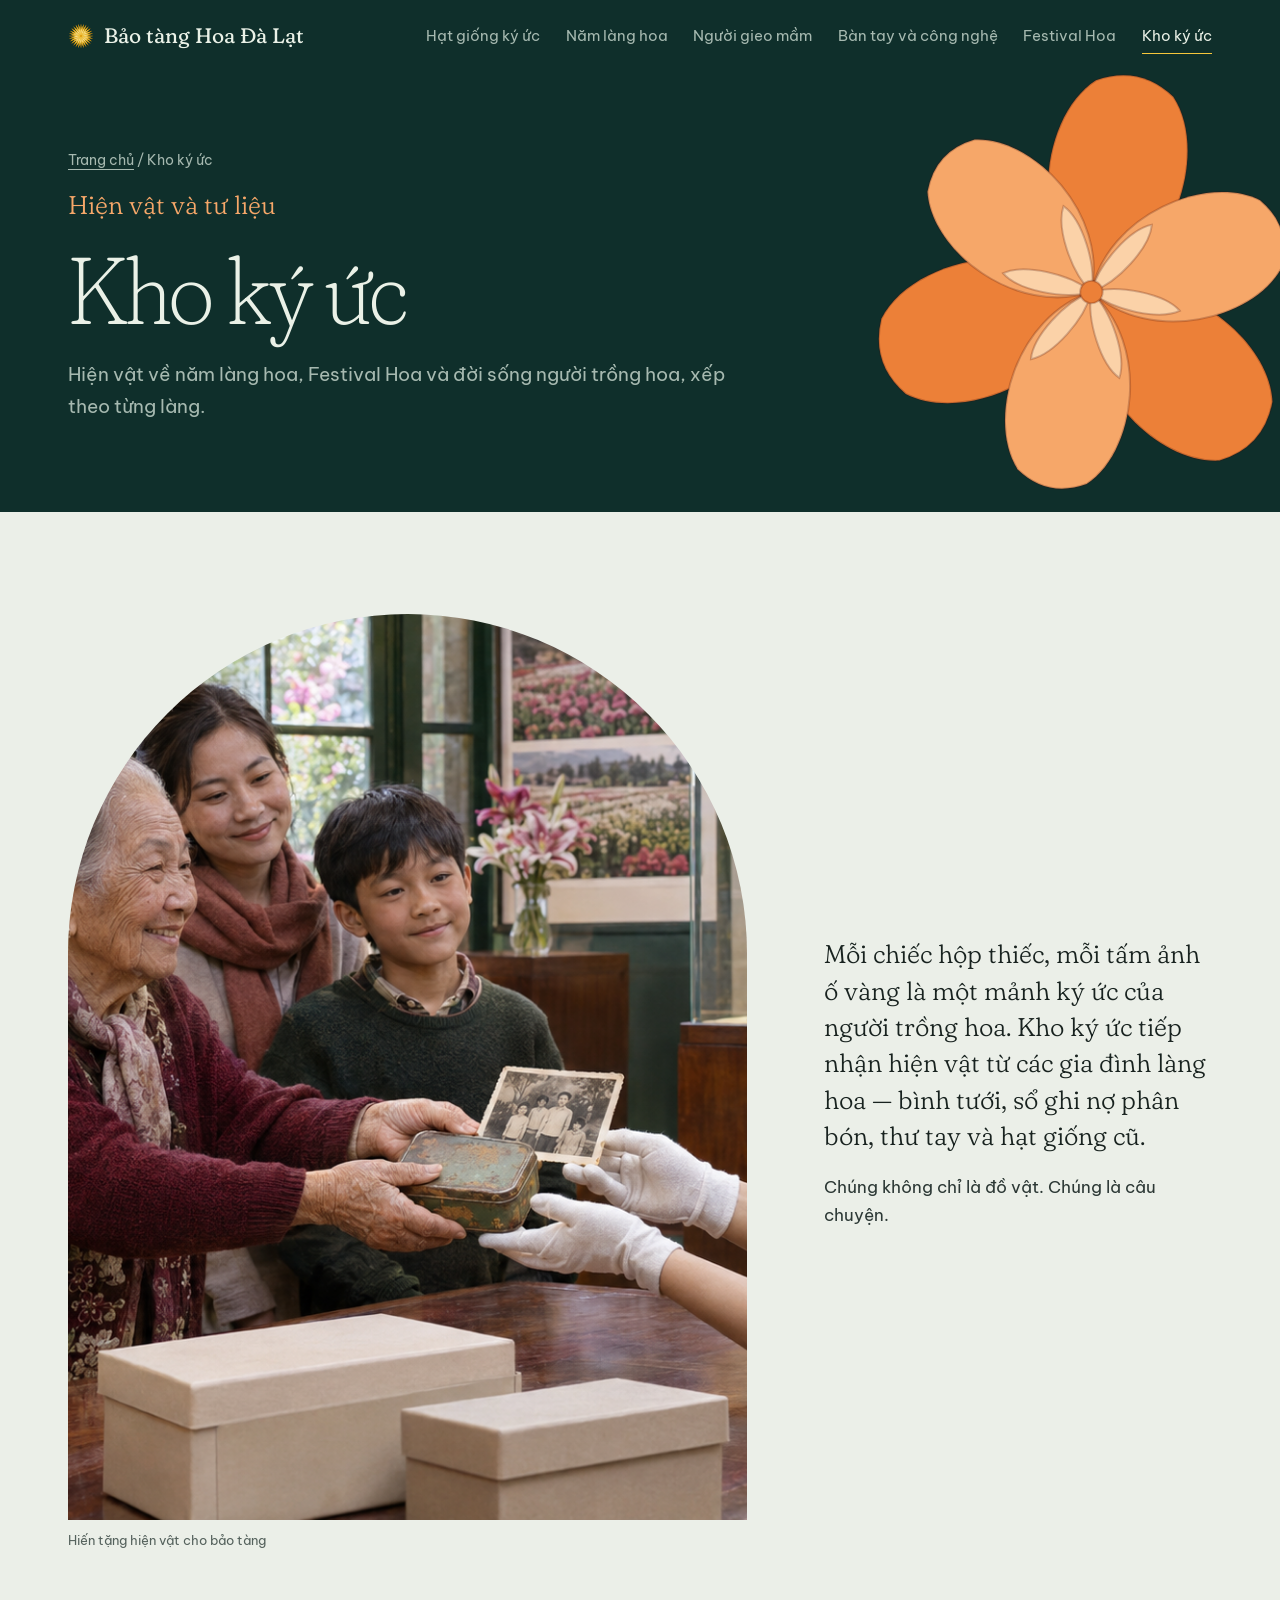
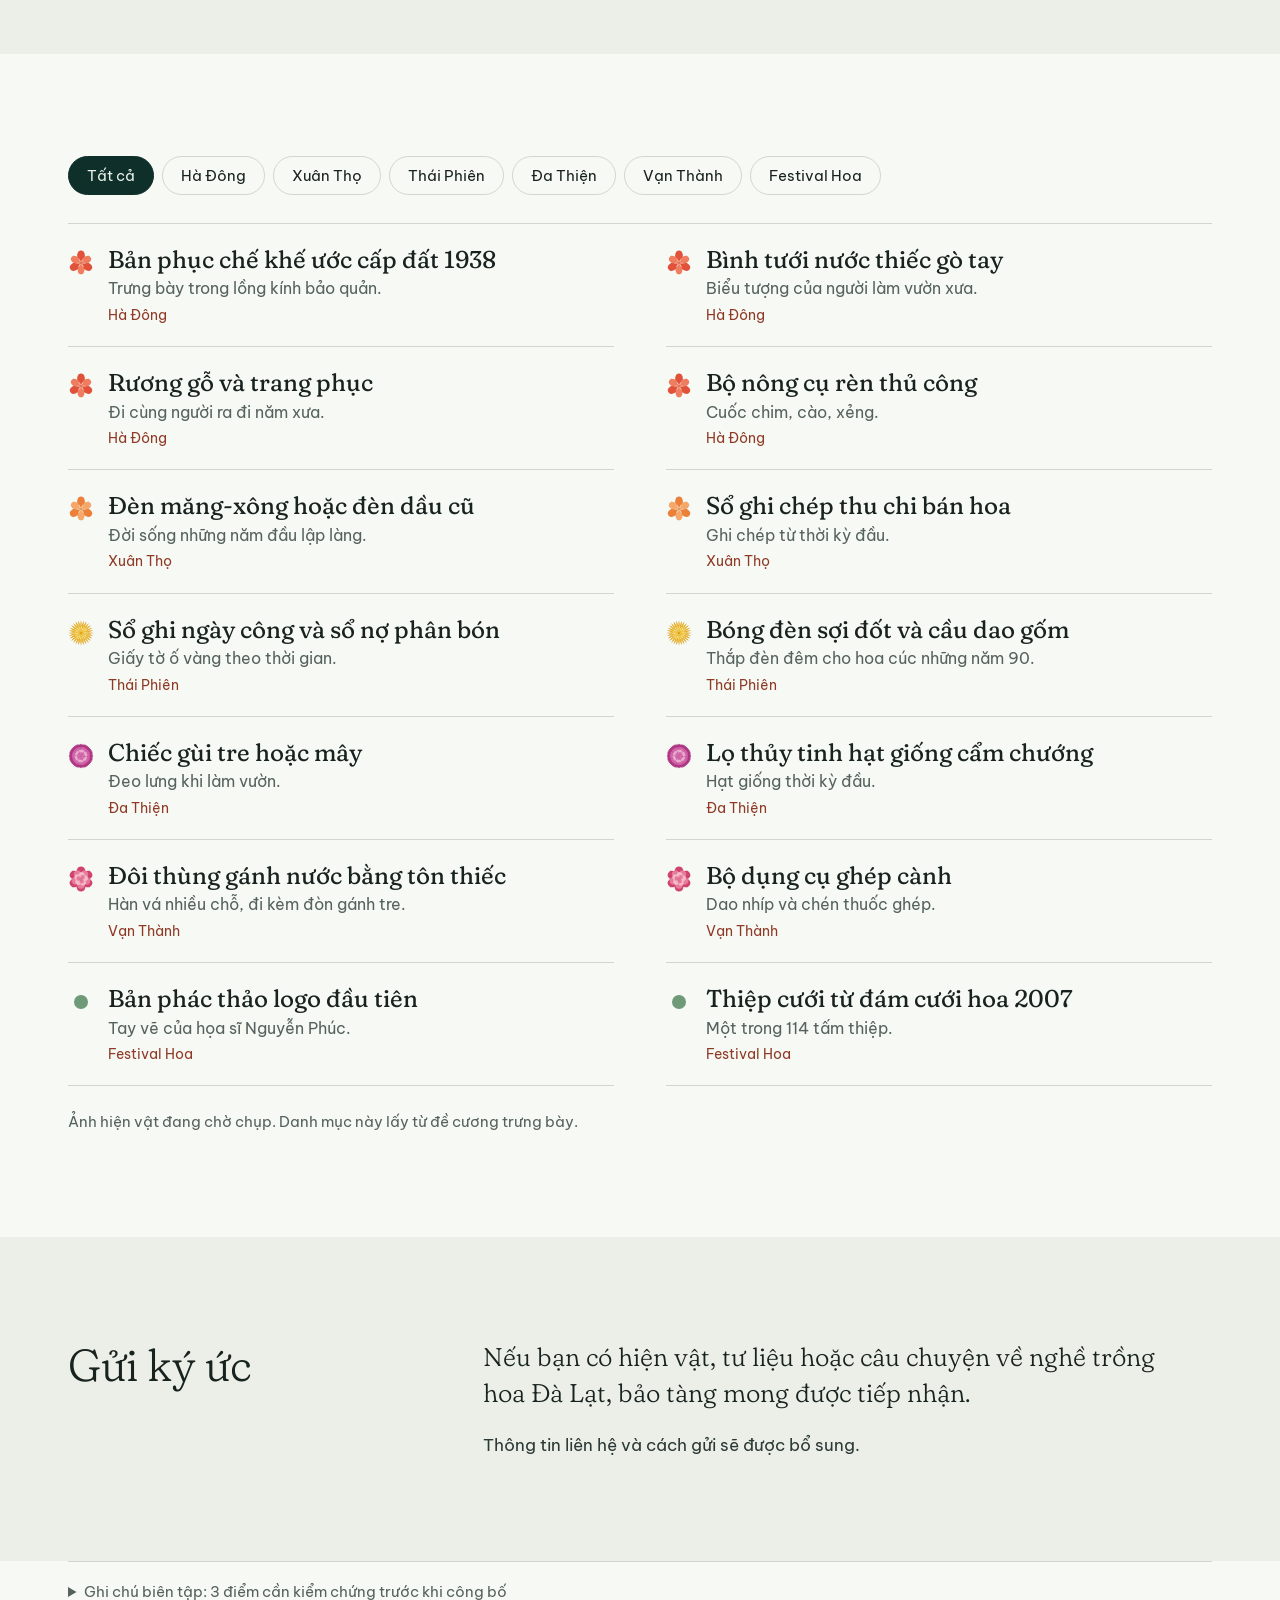
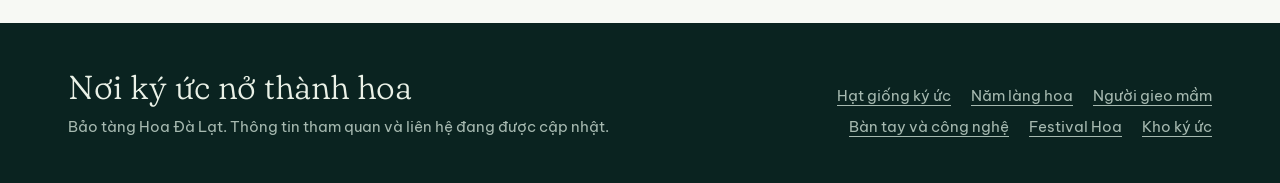
<file: kho-ky-uc.html>
<!doctype html>
<html lang="vi">
<head>
<meta charset="UTF-8">
<meta name="viewport" content="width=device-width, initial-scale=1">
<title>Kho ký ức | Bảo tàng Hoa Đà Lạt</title>
<meta name="description" content="Kho ký ức: hiện vật và tư liệu về năm làng hoa và Festival Hoa Đà Lạt.">
<meta name="theme-color" content="#0f2f2b">
<link rel="preload" href="assets/fonts/fraunces-vietnamese-full-normal.woff2" as="font" type="font/woff2" crossorigin>
<link rel="stylesheet" href="assets/site.css?v=e93d37b6">
</head>
<body class="">
<a class="skip" href="#noi-dung">Đến nội dung chính</a>
<svg class="defs" aria-hidden="true" focusable="false" width="0" height="0"><symbol id="f-layon" viewBox="-102 -102 204 204"><g class="ly c1" style="--i:2"><path d="M0,0 C34.2,-19.4 38,-71.8 17.5,-92.1 Q0,-102.8 -17.5,-92.1 C-38,-71.8 -34.2,-19.4 0,0Z" transform="rotate(0.0)"/><path d="M0,0 C34.2,-19.4 38,-71.8 17.5,-92.1 Q0,-102.8 -17.5,-92.1 C-38,-71.8 -34.2,-19.4 0,0Z" transform="rotate(120.0)"/><path d="M0,0 C34.2,-19.4 38,-71.8 17.5,-92.1 Q0,-102.8 -17.5,-92.1 C-38,-71.8 -34.2,-19.4 0,0Z" transform="rotate(240.0)"/></g><g class="ly c2" style="--i:1"><path d="M0,0 C30.6,-17.6 34,-65.1 15.6,-83.6 Q0,-93.3 -15.6,-83.6 C-34,-65.1 -30.6,-17.6 0,0Z" transform="rotate(60.0)"/><path d="M0,0 C30.6,-17.6 34,-65.1 15.6,-83.6 Q0,-93.3 -15.6,-83.6 C-34,-65.1 -30.6,-17.6 0,0Z" transform="rotate(180.0)"/><path d="M0,0 C30.6,-17.6 34,-65.1 15.6,-83.6 Q0,-93.3 -15.6,-83.6 C-34,-65.1 -30.6,-17.6 0,0Z" transform="rotate(300.0)"/></g><g class="ly c3" style="--i:0"><path d="M0,0 C6,-11.2 6,-32.0 0,-40 C-6,-32.0 -6,-11.2 0,0Z" transform="rotate(30.0)"/><path d="M0,0 C6,-11.2 6,-32.0 0,-40 C-6,-32.0 -6,-11.2 0,0Z" transform="rotate(90.0)"/><path d="M0,0 C6,-11.2 6,-32.0 0,-40 C-6,-32.0 -6,-11.2 0,0Z" transform="rotate(150.0)"/><path d="M0,0 C6,-11.2 6,-32.0 0,-40 C-6,-32.0 -6,-11.2 0,0Z" transform="rotate(210.0)"/><path d="M0,0 C6,-11.2 6,-32.0 0,-40 C-6,-32.0 -6,-11.2 0,0Z" transform="rotate(270.0)"/><path d="M0,0 C6,-11.2 6,-32.0 0,-40 C-6,-32.0 -6,-11.2 0,0Z" transform="rotate(330.0)"/></g><circle class="ly c1" style="--i:0" r="5"/></symbol><symbol id="f-cuc" viewBox="-102 -102 204 204"><g class="ly c1" style="--i:3"><path d="M0,0 C6.5,-27.2 6.5,-77.6 0,-97 C-6.5,-77.6 -6.5,-27.2 0,0Z" transform="rotate(0.0)"/><path d="M0,0 C6.5,-27.2 6.5,-77.6 0,-97 C-6.5,-77.6 -6.5,-27.2 0,0Z" transform="rotate(12.9)"/><path d="M0,0 C6.5,-27.2 6.5,-77.6 0,-97 C-6.5,-77.6 -6.5,-27.2 0,0Z" transform="rotate(25.7)"/><path d="M0,0 C6.5,-27.2 6.5,-77.6 0,-97 C-6.5,-77.6 -6.5,-27.2 0,0Z" transform="rotate(38.6)"/><path d="M0,0 C6.5,-27.2 6.5,-77.6 0,-97 C-6.5,-77.6 -6.5,-27.2 0,0Z" transform="rotate(51.4)"/><path d="M0,0 C6.5,-27.2 6.5,-77.6 0,-97 C-6.5,-77.6 -6.5,-27.2 0,0Z" transform="rotate(64.3)"/><path d="M0,0 C6.5,-27.2 6.5,-77.6 0,-97 C-6.5,-77.6 -6.5,-27.2 0,0Z" transform="rotate(77.1)"/><path d="M0,0 C6.5,-27.2 6.5,-77.6 0,-97 C-6.5,-77.6 -6.5,-27.2 0,0Z" transform="rotate(90.0)"/><path d="M0,0 C6.5,-27.2 6.5,-77.6 0,-97 C-6.5,-77.6 -6.5,-27.2 0,0Z" transform="rotate(102.9)"/><path d="M0,0 C6.5,-27.2 6.5,-77.6 0,-97 C-6.5,-77.6 -6.5,-27.2 0,0Z" transform="rotate(115.7)"/><path d="M0,0 C6.5,-27.2 6.5,-77.6 0,-97 C-6.5,-77.6 -6.5,-27.2 0,0Z" transform="rotate(128.6)"/><path d="M0,0 C6.5,-27.2 6.5,-77.6 0,-97 C-6.5,-77.6 -6.5,-27.2 0,0Z" transform="rotate(141.4)"/><path d="M0,0 C6.5,-27.2 6.5,-77.6 0,-97 C-6.5,-77.6 -6.5,-27.2 0,0Z" transform="rotate(154.3)"/><path d="M0,0 C6.5,-27.2 6.5,-77.6 0,-97 C-6.5,-77.6 -6.5,-27.2 0,0Z" transform="rotate(167.1)"/><path d="M0,0 C6.5,-27.2 6.5,-77.6 0,-97 C-6.5,-77.6 -6.5,-27.2 0,0Z" transform="rotate(180.0)"/><path d="M0,0 C6.5,-27.2 6.5,-77.6 0,-97 C-6.5,-77.6 -6.5,-27.2 0,0Z" transform="rotate(192.9)"/><path d="M0,0 C6.5,-27.2 6.5,-77.6 0,-97 C-6.5,-77.6 -6.5,-27.2 0,0Z" transform="rotate(205.7)"/><path d="M0,0 C6.5,-27.2 6.5,-77.6 0,-97 C-6.5,-77.6 -6.5,-27.2 0,0Z" transform="rotate(218.6)"/><path d="M0,0 C6.5,-27.2 6.5,-77.6 0,-97 C-6.5,-77.6 -6.5,-27.2 0,0Z" transform="rotate(231.4)"/><path d="M0,0 C6.5,-27.2 6.5,-77.6 0,-97 C-6.5,-77.6 -6.5,-27.2 0,0Z" transform="rotate(244.3)"/><path d="M0,0 C6.5,-27.2 6.5,-77.6 0,-97 C-6.5,-77.6 -6.5,-27.2 0,0Z" transform="rotate(257.1)"/><path d="M0,0 C6.5,-27.2 6.5,-77.6 0,-97 C-6.5,-77.6 -6.5,-27.2 0,0Z" transform="rotate(270.0)"/><path d="M0,0 C6.5,-27.2 6.5,-77.6 0,-97 C-6.5,-77.6 -6.5,-27.2 0,0Z" transform="rotate(282.9)"/><path d="M0,0 C6.5,-27.2 6.5,-77.6 0,-97 C-6.5,-77.6 -6.5,-27.2 0,0Z" transform="rotate(295.7)"/><path d="M0,0 C6.5,-27.2 6.5,-77.6 0,-97 C-6.5,-77.6 -6.5,-27.2 0,0Z" transform="rotate(308.6)"/><path d="M0,0 C6.5,-27.2 6.5,-77.6 0,-97 C-6.5,-77.6 -6.5,-27.2 0,0Z" transform="rotate(321.4)"/><path d="M0,0 C6.5,-27.2 6.5,-77.6 0,-97 C-6.5,-77.6 -6.5,-27.2 0,0Z" transform="rotate(334.3)"/><path d="M0,0 C6.5,-27.2 6.5,-77.6 0,-97 C-6.5,-77.6 -6.5,-27.2 0,0Z" transform="rotate(347.1)"/></g><g class="ly c2" style="--i:2"><path d="M0,0 C6.5,-22.1 6.5,-63.2 0,-79 C-6.5,-63.2 -6.5,-22.1 0,0Z" transform="rotate(7.0)"/><path d="M0,0 C6.5,-22.1 6.5,-63.2 0,-79 C-6.5,-63.2 -6.5,-22.1 0,0Z" transform="rotate(22.0)"/><path d="M0,0 C6.5,-22.1 6.5,-63.2 0,-79 C-6.5,-63.2 -6.5,-22.1 0,0Z" transform="rotate(37.0)"/><path d="M0,0 C6.5,-22.1 6.5,-63.2 0,-79 C-6.5,-63.2 -6.5,-22.1 0,0Z" transform="rotate(52.0)"/><path d="M0,0 C6.5,-22.1 6.5,-63.2 0,-79 C-6.5,-63.2 -6.5,-22.1 0,0Z" transform="rotate(67.0)"/><path d="M0,0 C6.5,-22.1 6.5,-63.2 0,-79 C-6.5,-63.2 -6.5,-22.1 0,0Z" transform="rotate(82.0)"/><path d="M0,0 C6.5,-22.1 6.5,-63.2 0,-79 C-6.5,-63.2 -6.5,-22.1 0,0Z" transform="rotate(97.0)"/><path d="M0,0 C6.5,-22.1 6.5,-63.2 0,-79 C-6.5,-63.2 -6.5,-22.1 0,0Z" transform="rotate(112.0)"/><path d="M0,0 C6.5,-22.1 6.5,-63.2 0,-79 C-6.5,-63.2 -6.5,-22.1 0,0Z" transform="rotate(127.0)"/><path d="M0,0 C6.5,-22.1 6.5,-63.2 0,-79 C-6.5,-63.2 -6.5,-22.1 0,0Z" transform="rotate(142.0)"/><path d="M0,0 C6.5,-22.1 6.5,-63.2 0,-79 C-6.5,-63.2 -6.5,-22.1 0,0Z" transform="rotate(157.0)"/><path d="M0,0 C6.5,-22.1 6.5,-63.2 0,-79 C-6.5,-63.2 -6.5,-22.1 0,0Z" transform="rotate(172.0)"/><path d="M0,0 C6.5,-22.1 6.5,-63.2 0,-79 C-6.5,-63.2 -6.5,-22.1 0,0Z" transform="rotate(187.0)"/><path d="M0,0 C6.5,-22.1 6.5,-63.2 0,-79 C-6.5,-63.2 -6.5,-22.1 0,0Z" transform="rotate(202.0)"/><path d="M0,0 C6.5,-22.1 6.5,-63.2 0,-79 C-6.5,-63.2 -6.5,-22.1 0,0Z" transform="rotate(217.0)"/><path d="M0,0 C6.5,-22.1 6.5,-63.2 0,-79 C-6.5,-63.2 -6.5,-22.1 0,0Z" transform="rotate(232.0)"/><path d="M0,0 C6.5,-22.1 6.5,-63.2 0,-79 C-6.5,-63.2 -6.5,-22.1 0,0Z" transform="rotate(247.0)"/><path d="M0,0 C6.5,-22.1 6.5,-63.2 0,-79 C-6.5,-63.2 -6.5,-22.1 0,0Z" transform="rotate(262.0)"/><path d="M0,0 C6.5,-22.1 6.5,-63.2 0,-79 C-6.5,-63.2 -6.5,-22.1 0,0Z" transform="rotate(277.0)"/><path d="M0,0 C6.5,-22.1 6.5,-63.2 0,-79 C-6.5,-63.2 -6.5,-22.1 0,0Z" transform="rotate(292.0)"/><path d="M0,0 C6.5,-22.1 6.5,-63.2 0,-79 C-6.5,-63.2 -6.5,-22.1 0,0Z" transform="rotate(307.0)"/><path d="M0,0 C6.5,-22.1 6.5,-63.2 0,-79 C-6.5,-63.2 -6.5,-22.1 0,0Z" transform="rotate(322.0)"/><path d="M0,0 C6.5,-22.1 6.5,-63.2 0,-79 C-6.5,-63.2 -6.5,-22.1 0,0Z" transform="rotate(337.0)"/><path d="M0,0 C6.5,-22.1 6.5,-63.2 0,-79 C-6.5,-63.2 -6.5,-22.1 0,0Z" transform="rotate(352.0)"/></g><g class="ly c3" style="--i:1"><path d="M0,0 C6,-16.5 6,-47.2 0,-59 C-6,-47.2 -6,-16.5 0,0Z" transform="rotate(3.0)"/><path d="M0,0 C6,-16.5 6,-47.2 0,-59 C-6,-47.2 -6,-16.5 0,0Z" transform="rotate(23.0)"/><path d="M0,0 C6,-16.5 6,-47.2 0,-59 C-6,-47.2 -6,-16.5 0,0Z" transform="rotate(43.0)"/><path d="M0,0 C6,-16.5 6,-47.2 0,-59 C-6,-47.2 -6,-16.5 0,0Z" transform="rotate(63.0)"/><path d="M0,0 C6,-16.5 6,-47.2 0,-59 C-6,-47.2 -6,-16.5 0,0Z" transform="rotate(83.0)"/><path d="M0,0 C6,-16.5 6,-47.2 0,-59 C-6,-47.2 -6,-16.5 0,0Z" transform="rotate(103.0)"/><path d="M0,0 C6,-16.5 6,-47.2 0,-59 C-6,-47.2 -6,-16.5 0,0Z" transform="rotate(123.0)"/><path d="M0,0 C6,-16.5 6,-47.2 0,-59 C-6,-47.2 -6,-16.5 0,0Z" transform="rotate(143.0)"/><path d="M0,0 C6,-16.5 6,-47.2 0,-59 C-6,-47.2 -6,-16.5 0,0Z" transform="rotate(163.0)"/><path d="M0,0 C6,-16.5 6,-47.2 0,-59 C-6,-47.2 -6,-16.5 0,0Z" transform="rotate(183.0)"/><path d="M0,0 C6,-16.5 6,-47.2 0,-59 C-6,-47.2 -6,-16.5 0,0Z" transform="rotate(203.0)"/><path d="M0,0 C6,-16.5 6,-47.2 0,-59 C-6,-47.2 -6,-16.5 0,0Z" transform="rotate(223.0)"/><path d="M0,0 C6,-16.5 6,-47.2 0,-59 C-6,-47.2 -6,-16.5 0,0Z" transform="rotate(243.0)"/><path d="M0,0 C6,-16.5 6,-47.2 0,-59 C-6,-47.2 -6,-16.5 0,0Z" transform="rotate(263.0)"/><path d="M0,0 C6,-16.5 6,-47.2 0,-59 C-6,-47.2 -6,-16.5 0,0Z" transform="rotate(283.0)"/><path d="M0,0 C6,-16.5 6,-47.2 0,-59 C-6,-47.2 -6,-16.5 0,0Z" transform="rotate(303.0)"/><path d="M0,0 C6,-16.5 6,-47.2 0,-59 C-6,-47.2 -6,-16.5 0,0Z" transform="rotate(323.0)"/><path d="M0,0 C6,-16.5 6,-47.2 0,-59 C-6,-47.2 -6,-16.5 0,0Z" transform="rotate(343.0)"/></g><g class="ly c2" style="--i:0"><path d="M0,0 C5.5,-10.4 5.5,-29.6 0,-37 C-5.5,-29.6 -5.5,-10.4 0,0Z" transform="rotate(11.0)"/><path d="M0,0 C5.5,-10.4 5.5,-29.6 0,-37 C-5.5,-29.6 -5.5,-10.4 0,0Z" transform="rotate(41.0)"/><path d="M0,0 C5.5,-10.4 5.5,-29.6 0,-37 C-5.5,-29.6 -5.5,-10.4 0,0Z" transform="rotate(71.0)"/><path d="M0,0 C5.5,-10.4 5.5,-29.6 0,-37 C-5.5,-29.6 -5.5,-10.4 0,0Z" transform="rotate(101.0)"/><path d="M0,0 C5.5,-10.4 5.5,-29.6 0,-37 C-5.5,-29.6 -5.5,-10.4 0,0Z" transform="rotate(131.0)"/><path d="M0,0 C5.5,-10.4 5.5,-29.6 0,-37 C-5.5,-29.6 -5.5,-10.4 0,0Z" transform="rotate(161.0)"/><path d="M0,0 C5.5,-10.4 5.5,-29.6 0,-37 C-5.5,-29.6 -5.5,-10.4 0,0Z" transform="rotate(191.0)"/><path d="M0,0 C5.5,-10.4 5.5,-29.6 0,-37 C-5.5,-29.6 -5.5,-10.4 0,0Z" transform="rotate(221.0)"/><path d="M0,0 C5.5,-10.4 5.5,-29.6 0,-37 C-5.5,-29.6 -5.5,-10.4 0,0Z" transform="rotate(251.0)"/><path d="M0,0 C5.5,-10.4 5.5,-29.6 0,-37 C-5.5,-29.6 -5.5,-10.4 0,0Z" transform="rotate(281.0)"/><path d="M0,0 C5.5,-10.4 5.5,-29.6 0,-37 C-5.5,-29.6 -5.5,-10.4 0,0Z" transform="rotate(311.0)"/><path d="M0,0 C5.5,-10.4 5.5,-29.6 0,-37 C-5.5,-29.6 -5.5,-10.4 0,0Z" transform="rotate(341.0)"/></g><circle class="ly c1" style="--i:0" r="8"/></symbol><symbol id="f-hong" viewBox="-102 -102 204 204"><g class="ly c1" style="--i:3"><path d="M0,0 C39.6,-19.4 44,-71.8 20.2,-92.1 Q0,-102.8 -20.2,-92.1 C-44,-71.8 -39.6,-19.4 0,0Z" transform="rotate(0.0)"/><path d="M0,0 C39.6,-19.4 44,-71.8 20.2,-92.1 Q0,-102.8 -20.2,-92.1 C-44,-71.8 -39.6,-19.4 0,0Z" transform="rotate(60.0)"/><path d="M0,0 C39.6,-19.4 44,-71.8 20.2,-92.1 Q0,-102.8 -20.2,-92.1 C-44,-71.8 -39.6,-19.4 0,0Z" transform="rotate(120.0)"/><path d="M0,0 C39.6,-19.4 44,-71.8 20.2,-92.1 Q0,-102.8 -20.2,-92.1 C-44,-71.8 -39.6,-19.4 0,0Z" transform="rotate(180.0)"/><path d="M0,0 C39.6,-19.4 44,-71.8 20.2,-92.1 Q0,-102.8 -20.2,-92.1 C-44,-71.8 -39.6,-19.4 0,0Z" transform="rotate(240.0)"/><path d="M0,0 C39.6,-19.4 44,-71.8 20.2,-92.1 Q0,-102.8 -20.2,-92.1 C-44,-71.8 -39.6,-19.4 0,0Z" transform="rotate(300.0)"/></g><g class="ly c2" style="--i:2"><path d="M0,0 C34.2,-15.2 38,-56.2 17.5,-72.2 Q0,-80.6 -17.5,-72.2 C-38,-56.2 -34.2,-15.2 0,0Z" transform="rotate(36.0)"/><path d="M0,0 C34.2,-15.2 38,-56.2 17.5,-72.2 Q0,-80.6 -17.5,-72.2 C-38,-56.2 -34.2,-15.2 0,0Z" transform="rotate(108.0)"/><path d="M0,0 C34.2,-15.2 38,-56.2 17.5,-72.2 Q0,-80.6 -17.5,-72.2 C-38,-56.2 -34.2,-15.2 0,0Z" transform="rotate(180.0)"/><path d="M0,0 C34.2,-15.2 38,-56.2 17.5,-72.2 Q0,-80.6 -17.5,-72.2 C-38,-56.2 -34.2,-15.2 0,0Z" transform="rotate(252.0)"/><path d="M0,0 C34.2,-15.2 38,-56.2 17.5,-72.2 Q0,-80.6 -17.5,-72.2 C-38,-56.2 -34.2,-15.2 0,0Z" transform="rotate(324.0)"/></g><g class="ly c3" style="--i:1"><path d="M0,0 C27.0,-11.0 30,-40.7 13.8,-52.2 Q0,-58.3 -13.8,-52.2 C-30,-40.7 -27.0,-11.0 0,0Z" transform="rotate(8.0)"/><path d="M0,0 C27.0,-11.0 30,-40.7 13.8,-52.2 Q0,-58.3 -13.8,-52.2 C-30,-40.7 -27.0,-11.0 0,0Z" transform="rotate(80.0)"/><path d="M0,0 C27.0,-11.0 30,-40.7 13.8,-52.2 Q0,-58.3 -13.8,-52.2 C-30,-40.7 -27.0,-11.0 0,0Z" transform="rotate(152.0)"/><path d="M0,0 C27.0,-11.0 30,-40.7 13.8,-52.2 Q0,-58.3 -13.8,-52.2 C-30,-40.7 -27.0,-11.0 0,0Z" transform="rotate(224.0)"/><path d="M0,0 C27.0,-11.0 30,-40.7 13.8,-52.2 Q0,-58.3 -13.8,-52.2 C-30,-40.7 -27.0,-11.0 0,0Z" transform="rotate(296.0)"/></g><g class="ly c2" style="--i:0"><path d="M0,0 C18.9,-7.0 21,-25.9 9.7,-33.2 Q0,-37.1 -9.7,-33.2 C-21,-25.9 -18.9,-7.0 0,0Z" transform="rotate(44.0)"/><path d="M0,0 C18.9,-7.0 21,-25.9 9.7,-33.2 Q0,-37.1 -9.7,-33.2 C-21,-25.9 -18.9,-7.0 0,0Z" transform="rotate(164.0)"/><path d="M0,0 C18.9,-7.0 21,-25.9 9.7,-33.2 Q0,-37.1 -9.7,-33.2 C-21,-25.9 -18.9,-7.0 0,0Z" transform="rotate(284.0)"/></g><path class="ly sp" style="--i:0" d="M0,-2 C7,-10 15,0 8,9 C1,17 -12,10 -10,-2"/></symbol><symbol id="f-camchuong" viewBox="-102 -102 204 204"><g class="ly c1" style="--i:3"><path d="M0,0 L-39.5,-88.6 L-30.7,-81.7 L-28.6,-92.7 L-20.7,-84.8 L-17.3,-95.4 L-10.4,-86.7 L-5.8,-96.8 L0.0,-87.3 L5.8,-96.8 L10.4,-86.7 L17.3,-95.4 L20.7,-84.8 L28.6,-92.7 L30.7,-81.7 L39.5,-88.6Z" transform="rotate(0.0)"/><path d="M0,0 L-39.5,-88.6 L-30.7,-81.7 L-28.6,-92.7 L-20.7,-84.8 L-17.3,-95.4 L-10.4,-86.7 L-5.8,-96.8 L0.0,-87.3 L5.8,-96.8 L10.4,-86.7 L17.3,-95.4 L20.7,-84.8 L28.6,-92.7 L30.7,-81.7 L39.5,-88.6Z" transform="rotate(45.0)"/><path d="M0,0 L-39.5,-88.6 L-30.7,-81.7 L-28.6,-92.7 L-20.7,-84.8 L-17.3,-95.4 L-10.4,-86.7 L-5.8,-96.8 L0.0,-87.3 L5.8,-96.8 L10.4,-86.7 L17.3,-95.4 L20.7,-84.8 L28.6,-92.7 L30.7,-81.7 L39.5,-88.6Z" transform="rotate(90.0)"/><path d="M0,0 L-39.5,-88.6 L-30.7,-81.7 L-28.6,-92.7 L-20.7,-84.8 L-17.3,-95.4 L-10.4,-86.7 L-5.8,-96.8 L0.0,-87.3 L5.8,-96.8 L10.4,-86.7 L17.3,-95.4 L20.7,-84.8 L28.6,-92.7 L30.7,-81.7 L39.5,-88.6Z" transform="rotate(135.0)"/><path d="M0,0 L-39.5,-88.6 L-30.7,-81.7 L-28.6,-92.7 L-20.7,-84.8 L-17.3,-95.4 L-10.4,-86.7 L-5.8,-96.8 L0.0,-87.3 L5.8,-96.8 L10.4,-86.7 L17.3,-95.4 L20.7,-84.8 L28.6,-92.7 L30.7,-81.7 L39.5,-88.6Z" transform="rotate(180.0)"/><path d="M0,0 L-39.5,-88.6 L-30.7,-81.7 L-28.6,-92.7 L-20.7,-84.8 L-17.3,-95.4 L-10.4,-86.7 L-5.8,-96.8 L0.0,-87.3 L5.8,-96.8 L10.4,-86.7 L17.3,-95.4 L20.7,-84.8 L28.6,-92.7 L30.7,-81.7 L39.5,-88.6Z" transform="rotate(225.0)"/><path d="M0,0 L-39.5,-88.6 L-30.7,-81.7 L-28.6,-92.7 L-20.7,-84.8 L-17.3,-95.4 L-10.4,-86.7 L-5.8,-96.8 L0.0,-87.3 L5.8,-96.8 L10.4,-86.7 L17.3,-95.4 L20.7,-84.8 L28.6,-92.7 L30.7,-81.7 L39.5,-88.6Z" transform="rotate(270.0)"/><path d="M0,0 L-39.5,-88.6 L-30.7,-81.7 L-28.6,-92.7 L-20.7,-84.8 L-17.3,-95.4 L-10.4,-86.7 L-5.8,-96.8 L0.0,-87.3 L5.8,-96.8 L10.4,-86.7 L17.3,-95.4 L20.7,-84.8 L28.6,-92.7 L30.7,-81.7 L39.5,-88.6Z" transform="rotate(315.0)"/></g><g class="ly c2" style="--i:2"><path d="M0,0 L-32.9,-67.4 L-25.6,-62.5 L-23.9,-71.1 L-17.3,-65.2 L-14.5,-73.6 L-8.7,-66.9 L-4.9,-74.8 L0.0,-67.5 L4.9,-74.8 L8.7,-66.9 L14.5,-73.6 L17.3,-65.2 L23.9,-71.1 L25.6,-62.5 L32.9,-67.4Z" transform="rotate(20.0)"/><path d="M0,0 L-32.9,-67.4 L-25.6,-62.5 L-23.9,-71.1 L-17.3,-65.2 L-14.5,-73.6 L-8.7,-66.9 L-4.9,-74.8 L0.0,-67.5 L4.9,-74.8 L8.7,-66.9 L14.5,-73.6 L17.3,-65.2 L23.9,-71.1 L25.6,-62.5 L32.9,-67.4Z" transform="rotate(71.4)"/><path d="M0,0 L-32.9,-67.4 L-25.6,-62.5 L-23.9,-71.1 L-17.3,-65.2 L-14.5,-73.6 L-8.7,-66.9 L-4.9,-74.8 L0.0,-67.5 L4.9,-74.8 L8.7,-66.9 L14.5,-73.6 L17.3,-65.2 L23.9,-71.1 L25.6,-62.5 L32.9,-67.4Z" transform="rotate(122.9)"/><path d="M0,0 L-32.9,-67.4 L-25.6,-62.5 L-23.9,-71.1 L-17.3,-65.2 L-14.5,-73.6 L-8.7,-66.9 L-4.9,-74.8 L0.0,-67.5 L4.9,-74.8 L8.7,-66.9 L14.5,-73.6 L17.3,-65.2 L23.9,-71.1 L25.6,-62.5 L32.9,-67.4Z" transform="rotate(174.3)"/><path d="M0,0 L-32.9,-67.4 L-25.6,-62.5 L-23.9,-71.1 L-17.3,-65.2 L-14.5,-73.6 L-8.7,-66.9 L-4.9,-74.8 L0.0,-67.5 L4.9,-74.8 L8.7,-66.9 L14.5,-73.6 L17.3,-65.2 L23.9,-71.1 L25.6,-62.5 L32.9,-67.4Z" transform="rotate(225.7)"/><path d="M0,0 L-32.9,-67.4 L-25.6,-62.5 L-23.9,-71.1 L-17.3,-65.2 L-14.5,-73.6 L-8.7,-66.9 L-4.9,-74.8 L0.0,-67.5 L4.9,-74.8 L8.7,-66.9 L14.5,-73.6 L17.3,-65.2 L23.9,-71.1 L25.6,-62.5 L32.9,-67.4Z" transform="rotate(277.1)"/><path d="M0,0 L-32.9,-67.4 L-25.6,-62.5 L-23.9,-71.1 L-17.3,-65.2 L-14.5,-73.6 L-8.7,-66.9 L-4.9,-74.8 L0.0,-67.5 L4.9,-74.8 L8.7,-66.9 L14.5,-73.6 L17.3,-65.2 L23.9,-71.1 L25.6,-62.5 L32.9,-67.4Z" transform="rotate(328.6)"/></g><g class="ly c3" style="--i:1"><path d="M0,0 L-24.9,-46.8 L-19.4,-43.6 L-18.1,-49.8 L-13.1,-45.9 L-11.0,-51.8 L-6.6,-47.2 L-3.7,-52.9 L0.0,-47.7 L3.7,-52.9 L6.6,-47.2 L11.0,-51.8 L13.1,-45.9 L18.1,-49.8 L19.4,-43.6 L24.9,-46.8Z" transform="rotate(6.0)"/><path d="M0,0 L-24.9,-46.8 L-19.4,-43.6 L-18.1,-49.8 L-13.1,-45.9 L-11.0,-51.8 L-6.6,-47.2 L-3.7,-52.9 L0.0,-47.7 L3.7,-52.9 L6.6,-47.2 L11.0,-51.8 L13.1,-45.9 L18.1,-49.8 L19.4,-43.6 L24.9,-46.8Z" transform="rotate(66.0)"/><path d="M0,0 L-24.9,-46.8 L-19.4,-43.6 L-18.1,-49.8 L-13.1,-45.9 L-11.0,-51.8 L-6.6,-47.2 L-3.7,-52.9 L0.0,-47.7 L3.7,-52.9 L6.6,-47.2 L11.0,-51.8 L13.1,-45.9 L18.1,-49.8 L19.4,-43.6 L24.9,-46.8Z" transform="rotate(126.0)"/><path d="M0,0 L-24.9,-46.8 L-19.4,-43.6 L-18.1,-49.8 L-13.1,-45.9 L-11.0,-51.8 L-6.6,-47.2 L-3.7,-52.9 L0.0,-47.7 L3.7,-52.9 L6.6,-47.2 L11.0,-51.8 L13.1,-45.9 L18.1,-49.8 L19.4,-43.6 L24.9,-46.8Z" transform="rotate(186.0)"/><path d="M0,0 L-24.9,-46.8 L-19.4,-43.6 L-18.1,-49.8 L-13.1,-45.9 L-11.0,-51.8 L-6.6,-47.2 L-3.7,-52.9 L0.0,-47.7 L3.7,-52.9 L6.6,-47.2 L11.0,-51.8 L13.1,-45.9 L18.1,-49.8 L19.4,-43.6 L24.9,-46.8Z" transform="rotate(246.0)"/><path d="M0,0 L-24.9,-46.8 L-19.4,-43.6 L-18.1,-49.8 L-13.1,-45.9 L-11.0,-51.8 L-6.6,-47.2 L-3.7,-52.9 L0.0,-47.7 L3.7,-52.9 L6.6,-47.2 L11.0,-51.8 L13.1,-45.9 L18.1,-49.8 L19.4,-43.6 L24.9,-46.8Z" transform="rotate(306.0)"/></g><g class="ly c2" style="--i:0"><path d="M0,0 L-16.4,-26.3 L-12.9,-24.8 L-12.0,-28.6 L-8.8,-26.5 L-7.3,-30.1 L-4.4,-27.5 L-2.5,-30.9 L0.0,-27.9 L2.5,-30.9 L4.4,-27.5 L7.3,-30.1 L8.8,-26.5 L12.0,-28.6 L12.9,-24.8 L16.4,-26.3Z" transform="rotate(30.0)"/><path d="M0,0 L-16.4,-26.3 L-12.9,-24.8 L-12.0,-28.6 L-8.8,-26.5 L-7.3,-30.1 L-4.4,-27.5 L-2.5,-30.9 L0.0,-27.9 L2.5,-30.9 L4.4,-27.5 L7.3,-30.1 L8.8,-26.5 L12.0,-28.6 L12.9,-24.8 L16.4,-26.3Z" transform="rotate(102.0)"/><path d="M0,0 L-16.4,-26.3 L-12.9,-24.8 L-12.0,-28.6 L-8.8,-26.5 L-7.3,-30.1 L-4.4,-27.5 L-2.5,-30.9 L0.0,-27.9 L2.5,-30.9 L4.4,-27.5 L7.3,-30.1 L8.8,-26.5 L12.0,-28.6 L12.9,-24.8 L16.4,-26.3Z" transform="rotate(174.0)"/><path d="M0,0 L-16.4,-26.3 L-12.9,-24.8 L-12.0,-28.6 L-8.8,-26.5 L-7.3,-30.1 L-4.4,-27.5 L-2.5,-30.9 L0.0,-27.9 L2.5,-30.9 L4.4,-27.5 L7.3,-30.1 L8.8,-26.5 L12.0,-28.6 L12.9,-24.8 L16.4,-26.3Z" transform="rotate(246.0)"/><path d="M0,0 L-16.4,-26.3 L-12.9,-24.8 L-12.0,-28.6 L-8.8,-26.5 L-7.3,-30.1 L-4.4,-27.5 L-2.5,-30.9 L0.0,-27.9 L2.5,-30.9 L4.4,-27.5 L7.3,-30.1 L8.8,-26.5 L12.0,-28.6 L12.9,-24.8 L16.4,-26.3Z" transform="rotate(318.0)"/></g></symbol></svg>
<header class="site-head">
  <div class="wrap">
    <a class="brand" href="index.html"><svg class="fl v-thai-phien" viewBox="0 0 204 204" aria-hidden="true" focusable="false"><use href="#f-cuc"/></svg>Bảo tàng Hoa Đà Lạt</a>
    <button class="menu-btn" id="menuBtn" aria-expanded="false" aria-controls="nav">Mục lục</button>
    <nav class="nav" id="nav" aria-label="Điều hướng chính"><a href="hat-giong.html">Hạt giống ký ức</a><a href="index.html#lang-hoa">Năm làng hoa</a><a href="gieo-mam.html">Người gieo mầm</a><a href="cong-nghe.html">Bàn tay và công nghệ</a><a href="festival.html">Festival Hoa</a><a href="kho-ky-uc.html" aria-current="page">Kho ký ức</a></nav>
  </div>
</header>
<main id="noi-dung">
<section class="page-head v-xuan-tho">
  <div class="wrap">
    <svg class="fl big-fl" viewBox="0 0 204 204" aria-hidden="true" focusable="false"><use href="#f-layon"/></svg>
    <div class="txt">
      <p class="crumbs"><a href="index.html">Trang chủ</a> / Kho ký ức</p>
      <p class="kicker">Hiện vật và tư liệu</p>
      <h1>Kho ký ức</h1>
      <p class="lede">Hiện vật về năm làng hoa, Festival Hoa và đời sống người trồng hoa, xếp theo từng làng.</p>
    </div>
  </div>
</section><section class="sec"><div class="wrap intro">
  <figure class="arch"><img src="img/kho-ky-uc.jpg" alt="Gia đình ba thế hệ trao hộp thiếc cũ có ảnh đen trắng cho nhân viên bảo tàng đeo găng tay trắng" loading="lazy"><figcaption>Hiến tặng hiện vật cho bảo tàng</figcaption></figure>
  <div><div class="prose"><p>Mỗi chiếc hộp thiếc, mỗi tấm ảnh ố vàng là một mảnh ký ức của người trồng hoa. Kho ký ức tiếp nhận hiện vật từ các gia đình làng hoa — bình tưới, sổ ghi nợ phân bón, thư tay và hạt giống cũ.</p><p>Chúng không chỉ là đồ vật. Chúng là câu chuyện.</p></div></div>
</div></section><section class="sec paper"><div class="wrap"><div class="chips" role="group" aria-label="Lọc hiện vật theo làng"><button class="chip" aria-pressed="true" data-filter="all">Tất cả</button><button class="chip" aria-pressed="false" data-filter="ha-dong">Hà Đông</button><button class="chip" aria-pressed="false" data-filter="xuan-tho">Xuân Thọ</button><button class="chip" aria-pressed="false" data-filter="thai-phien">Thái Phiên</button><button class="chip" aria-pressed="false" data-filter="da-thien">Đa Thiện</button><button class="chip" aria-pressed="false" data-filter="van-thanh">Vạn Thành</button><button class="chip" aria-pressed="false" data-filter="festival">Festival Hoa</button></div><ul class="cat"><li data-cat="ha-dong"><svg class="fl v-ha-dong" viewBox="0 0 204 204" aria-hidden="true" focusable="false"><use href="#f-layon"/></svg><h3>Bản phục chế khế ước cấp đất 1938</h3><p>Trưng bày trong lồng kính bảo quản.</p><span class="from">Hà Đông</span></li><li data-cat="ha-dong"><svg class="fl v-ha-dong" viewBox="0 0 204 204" aria-hidden="true" focusable="false"><use href="#f-layon"/></svg><h3>Bình tưới nước thiếc gò tay</h3><p>Biểu tượng của người làm vườn xưa.</p><span class="from">Hà Đông</span></li><li data-cat="ha-dong"><svg class="fl v-ha-dong" viewBox="0 0 204 204" aria-hidden="true" focusable="false"><use href="#f-layon"/></svg><h3>Rương gỗ và trang phục</h3><p>Đi cùng người ra đi năm xưa.</p><span class="from">Hà Đông</span></li><li data-cat="ha-dong"><svg class="fl v-ha-dong" viewBox="0 0 204 204" aria-hidden="true" focusable="false"><use href="#f-layon"/></svg><h3>Bộ nông cụ rèn thủ công</h3><p>Cuốc chim, cào, xẻng.</p><span class="from">Hà Đông</span></li><li data-cat="xuan-tho"><svg class="fl v-xuan-tho" viewBox="0 0 204 204" aria-hidden="true" focusable="false"><use href="#f-layon"/></svg><h3>Đèn măng-xông hoặc đèn dầu cũ</h3><p>Đời sống những năm đầu lập làng.</p><span class="from">Xuân Thọ</span></li><li data-cat="xuan-tho"><svg class="fl v-xuan-tho" viewBox="0 0 204 204" aria-hidden="true" focusable="false"><use href="#f-layon"/></svg><h3>Sổ ghi chép thu chi bán hoa</h3><p>Ghi chép từ thời kỳ đầu.</p><span class="from">Xuân Thọ</span></li><li data-cat="thai-phien"><svg class="fl v-thai-phien" viewBox="0 0 204 204" aria-hidden="true" focusable="false"><use href="#f-cuc"/></svg><h3>Sổ ghi ngày công và sổ nợ phân bón</h3><p>Giấy tờ ố vàng theo thời gian.</p><span class="from">Thái Phiên</span></li><li data-cat="thai-phien"><svg class="fl v-thai-phien" viewBox="0 0 204 204" aria-hidden="true" focusable="false"><use href="#f-cuc"/></svg><h3>Bóng đèn sợi đốt và cầu dao gốm</h3><p>Thắp đèn đêm cho hoa cúc những năm 90.</p><span class="from">Thái Phiên</span></li><li data-cat="da-thien"><svg class="fl v-da-thien" viewBox="0 0 204 204" aria-hidden="true" focusable="false"><use href="#f-camchuong"/></svg><h3>Chiếc gùi tre hoặc mây</h3><p>Đeo lưng khi làm vườn.</p><span class="from">Đa Thiện</span></li><li data-cat="da-thien"><svg class="fl v-da-thien" viewBox="0 0 204 204" aria-hidden="true" focusable="false"><use href="#f-camchuong"/></svg><h3>Lọ thủy tinh hạt giống cẩm chướng</h3><p>Hạt giống thời kỳ đầu.</p><span class="from">Đa Thiện</span></li><li data-cat="van-thanh"><svg class="fl v-van-thanh" viewBox="0 0 204 204" aria-hidden="true" focusable="false"><use href="#f-hong"/></svg><h3>Đôi thùng gánh nước bằng tôn thiếc</h3><p>Hàn vá nhiều chỗ, đi kèm đòn gánh tre.</p><span class="from">Vạn Thành</span></li><li data-cat="van-thanh"><svg class="fl v-van-thanh" viewBox="0 0 204 204" aria-hidden="true" focusable="false"><use href="#f-hong"/></svg><h3>Bộ dụng cụ ghép cành</h3><p>Dao nhíp và chén thuốc ghép.</p><span class="from">Vạn Thành</span></li><li data-cat="festival"><span class="dot"></span><h3>Bản phác thảo logo đầu tiên</h3><p>Tay vẽ của họa sĩ Nguyễn Phúc.</p><span class="from">Festival Hoa</span></li><li data-cat="festival"><span class="dot"></span><h3>Thiệp cưới từ đám cưới hoa 2007</h3><p>Một trong 114 tấm thiệp.</p><span class="from">Festival Hoa</span></li></ul><p class="note" style="margin-top:24px">Ảnh hiện vật đang chờ chụp. Danh mục này lấy từ đề cương trưng bày.</p></div></section><section class="sec "><div class="wrap cols"><h2>Gửi ký ức</h2><div><div class="prose"><p>Nếu bạn có hiện vật, tư liệu hoặc câu chuyện về nghề trồng hoa Đà Lạt, bảo tàng mong được tiếp nhận.</p><p>Thông tin liên hệ và cách gửi sẽ được bổ sung.</p></div></div></div></section><section class="sec paper" style="padding-block:0"><div class="wrap"><details class="verify"><summary>Ghi chú biên tập: 3 điểm cần kiểm chứng trước khi công bố</summary><ul><li>Mọi hiện vật chưa có ảnh, cần chụp thật.</li><li>Các hiện vật cần ghi rõ niên đại dự kiến, chất liệu và tình trạng bản gốc hay phục chế.</li><li>Đoạn thuyết minh ‘QR giọng đọc’ trong đề cương chưa có tệp âm thanh.</li></ul></details></div></section>
</main>
<footer>
  <div class="wrap">
    <div><p class="tag">Nơi ký ức nở thành hoa</p><p>Bảo tàng Hoa Đà Lạt. Thông tin tham quan và liên hệ đang được cập nhật.</p></div>
    <nav aria-label="Liên kết cuối trang"><a href="hat-giong.html">Hạt giống ký ức</a><a href="index.html#lang-hoa">Năm làng hoa</a><a href="gieo-mam.html">Người gieo mầm</a><a href="cong-nghe.html">Bàn tay và công nghệ</a><a href="festival.html">Festival Hoa</a><a href="kho-ky-uc.html">Kho ký ức</a></nav>
  </div>
</footer>
<script>
const mb = document.getElementById('menuBtn'), nav = document.getElementById('nav');
mb.addEventListener('click', () => { const o = nav.classList.toggle('open'); mb.setAttribute('aria-expanded', String(o)); });
document.querySelectorAll('.chip').forEach(c => c.addEventListener('click', () => {
  const f = c.dataset.filter;
  document.querySelectorAll('.chip').forEach(x => x.setAttribute('aria-pressed', String(x === c)));
  document.querySelectorAll('.cat li').forEach(o => { o.hidden = !(f === 'all' || o.dataset.cat === f); });
}));
</script>
</body>
</html>
</file>
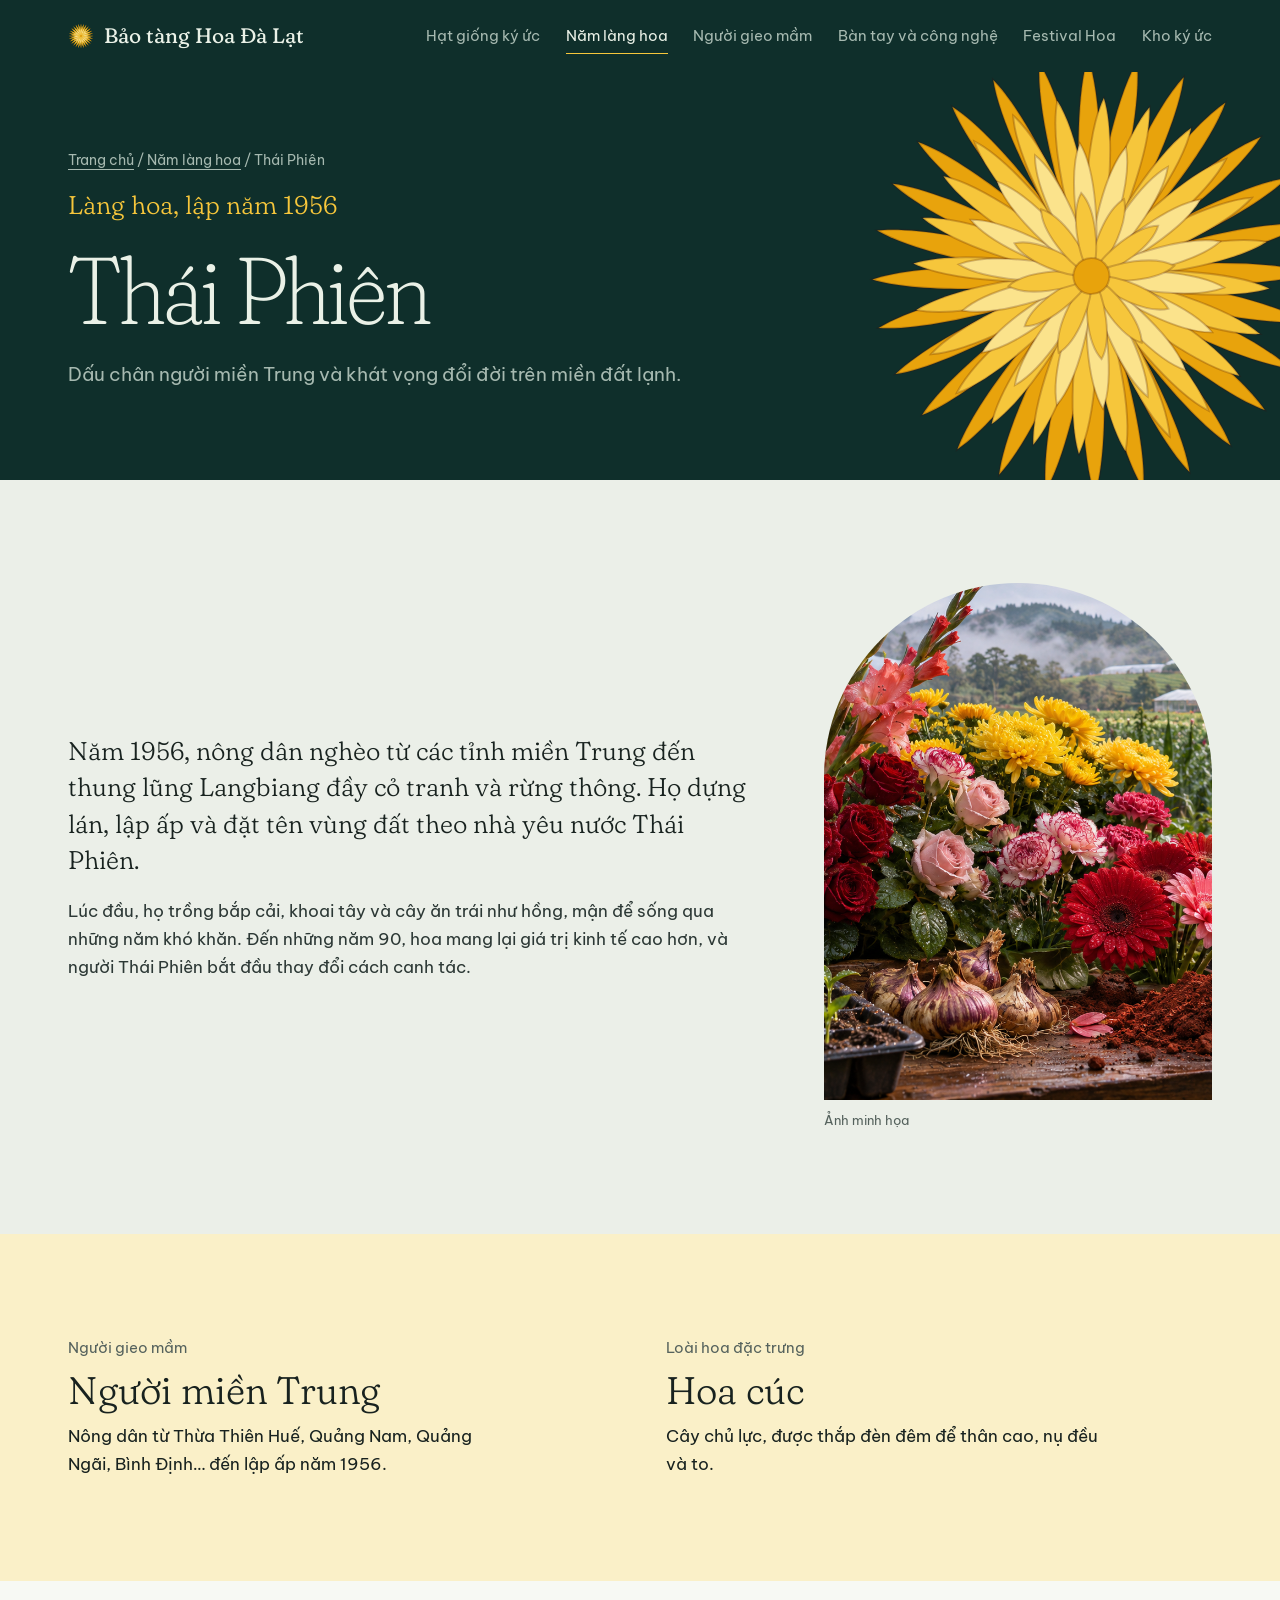
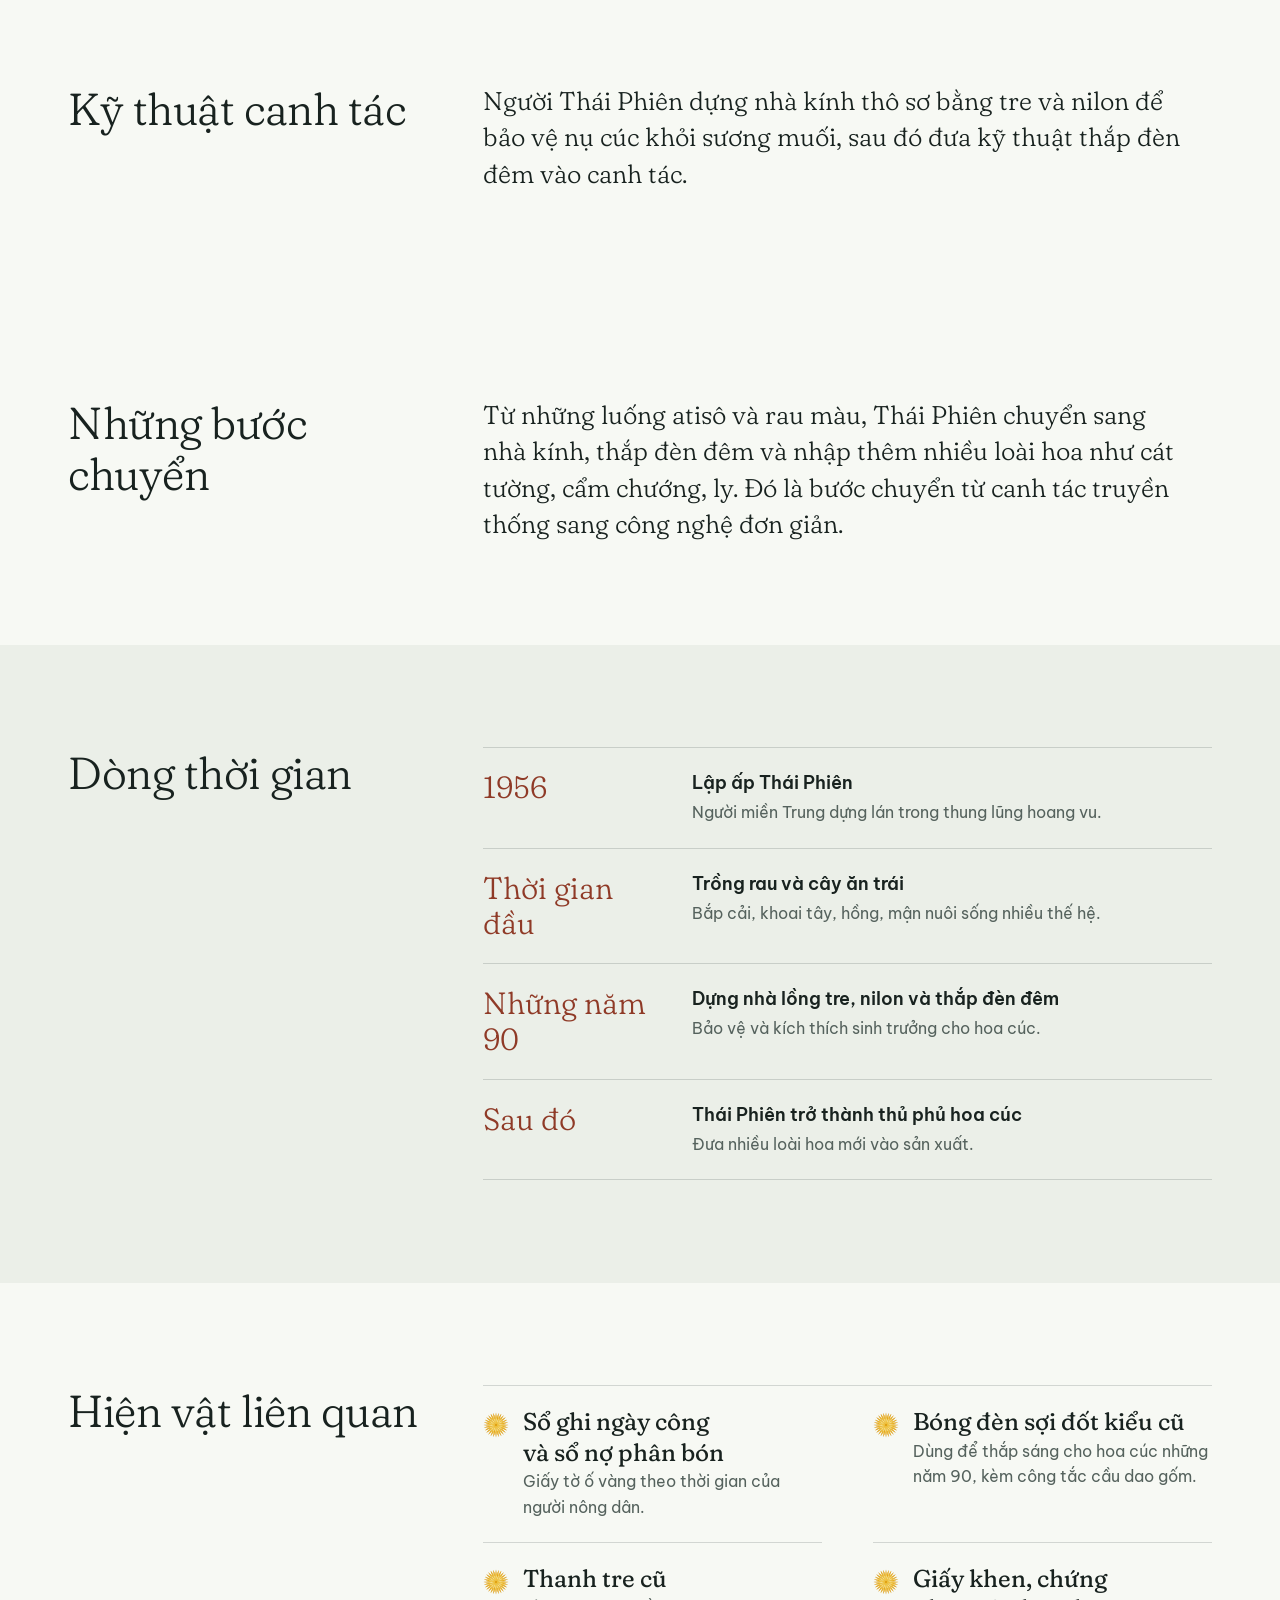
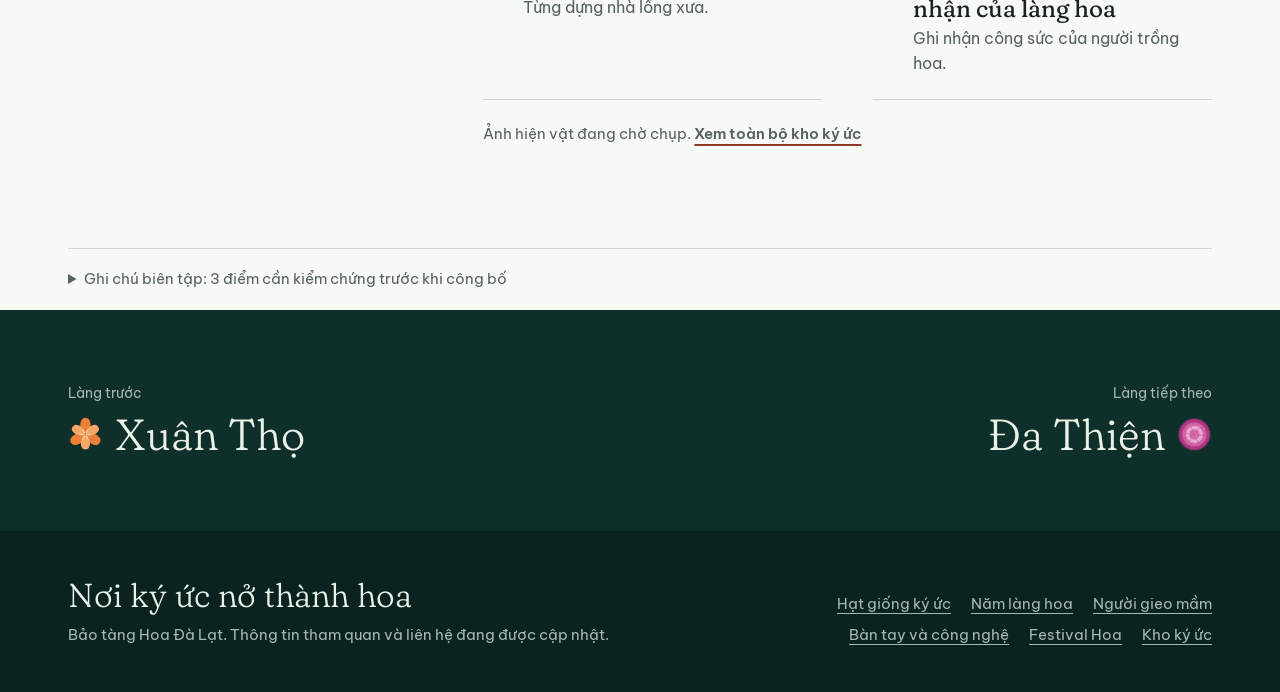
<file: thai-phien.html>
<!doctype html>
<html lang="vi">
<head>
<meta charset="UTF-8">
<meta name="viewport" content="width=device-width, initial-scale=1">
<title>Làng hoa Thái Phiên | Bảo tàng Hoa Đà Lạt</title>
<meta name="description" content="Làng hoa Thái Phiên, thủ phủ hoa cúc của Đà Lạt, nơi người miền Trung đưa kỹ thuật thắp đèn và nhà kính vào canh tác.">
<meta name="theme-color" content="#0f2f2b">
<link rel="preload" href="assets/fonts/fraunces-vietnamese-full-normal.woff2" as="font" type="font/woff2" crossorigin>
<link rel="stylesheet" href="assets/site.css?v=e93d37b6">
</head>
<body class="">
<a class="skip" href="#noi-dung">Đến nội dung chính</a>
<svg class="defs" aria-hidden="true" focusable="false" width="0" height="0"><symbol id="f-layon" viewBox="-102 -102 204 204"><g class="ly c1" style="--i:2"><path d="M0,0 C34.2,-19.4 38,-71.8 17.5,-92.1 Q0,-102.8 -17.5,-92.1 C-38,-71.8 -34.2,-19.4 0,0Z" transform="rotate(0.0)"/><path d="M0,0 C34.2,-19.4 38,-71.8 17.5,-92.1 Q0,-102.8 -17.5,-92.1 C-38,-71.8 -34.2,-19.4 0,0Z" transform="rotate(120.0)"/><path d="M0,0 C34.2,-19.4 38,-71.8 17.5,-92.1 Q0,-102.8 -17.5,-92.1 C-38,-71.8 -34.2,-19.4 0,0Z" transform="rotate(240.0)"/></g><g class="ly c2" style="--i:1"><path d="M0,0 C30.6,-17.6 34,-65.1 15.6,-83.6 Q0,-93.3 -15.6,-83.6 C-34,-65.1 -30.6,-17.6 0,0Z" transform="rotate(60.0)"/><path d="M0,0 C30.6,-17.6 34,-65.1 15.6,-83.6 Q0,-93.3 -15.6,-83.6 C-34,-65.1 -30.6,-17.6 0,0Z" transform="rotate(180.0)"/><path d="M0,0 C30.6,-17.6 34,-65.1 15.6,-83.6 Q0,-93.3 -15.6,-83.6 C-34,-65.1 -30.6,-17.6 0,0Z" transform="rotate(300.0)"/></g><g class="ly c3" style="--i:0"><path d="M0,0 C6,-11.2 6,-32.0 0,-40 C-6,-32.0 -6,-11.2 0,0Z" transform="rotate(30.0)"/><path d="M0,0 C6,-11.2 6,-32.0 0,-40 C-6,-32.0 -6,-11.2 0,0Z" transform="rotate(90.0)"/><path d="M0,0 C6,-11.2 6,-32.0 0,-40 C-6,-32.0 -6,-11.2 0,0Z" transform="rotate(150.0)"/><path d="M0,0 C6,-11.2 6,-32.0 0,-40 C-6,-32.0 -6,-11.2 0,0Z" transform="rotate(210.0)"/><path d="M0,0 C6,-11.2 6,-32.0 0,-40 C-6,-32.0 -6,-11.2 0,0Z" transform="rotate(270.0)"/><path d="M0,0 C6,-11.2 6,-32.0 0,-40 C-6,-32.0 -6,-11.2 0,0Z" transform="rotate(330.0)"/></g><circle class="ly c1" style="--i:0" r="5"/></symbol><symbol id="f-cuc" viewBox="-102 -102 204 204"><g class="ly c1" style="--i:3"><path d="M0,0 C6.5,-27.2 6.5,-77.6 0,-97 C-6.5,-77.6 -6.5,-27.2 0,0Z" transform="rotate(0.0)"/><path d="M0,0 C6.5,-27.2 6.5,-77.6 0,-97 C-6.5,-77.6 -6.5,-27.2 0,0Z" transform="rotate(12.9)"/><path d="M0,0 C6.5,-27.2 6.5,-77.6 0,-97 C-6.5,-77.6 -6.5,-27.2 0,0Z" transform="rotate(25.7)"/><path d="M0,0 C6.5,-27.2 6.5,-77.6 0,-97 C-6.5,-77.6 -6.5,-27.2 0,0Z" transform="rotate(38.6)"/><path d="M0,0 C6.5,-27.2 6.5,-77.6 0,-97 C-6.5,-77.6 -6.5,-27.2 0,0Z" transform="rotate(51.4)"/><path d="M0,0 C6.5,-27.2 6.5,-77.6 0,-97 C-6.5,-77.6 -6.5,-27.2 0,0Z" transform="rotate(64.3)"/><path d="M0,0 C6.5,-27.2 6.5,-77.6 0,-97 C-6.5,-77.6 -6.5,-27.2 0,0Z" transform="rotate(77.1)"/><path d="M0,0 C6.5,-27.2 6.5,-77.6 0,-97 C-6.5,-77.6 -6.5,-27.2 0,0Z" transform="rotate(90.0)"/><path d="M0,0 C6.5,-27.2 6.5,-77.6 0,-97 C-6.5,-77.6 -6.5,-27.2 0,0Z" transform="rotate(102.9)"/><path d="M0,0 C6.5,-27.2 6.5,-77.6 0,-97 C-6.5,-77.6 -6.5,-27.2 0,0Z" transform="rotate(115.7)"/><path d="M0,0 C6.5,-27.2 6.5,-77.6 0,-97 C-6.5,-77.6 -6.5,-27.2 0,0Z" transform="rotate(128.6)"/><path d="M0,0 C6.5,-27.2 6.5,-77.6 0,-97 C-6.5,-77.6 -6.5,-27.2 0,0Z" transform="rotate(141.4)"/><path d="M0,0 C6.5,-27.2 6.5,-77.6 0,-97 C-6.5,-77.6 -6.5,-27.2 0,0Z" transform="rotate(154.3)"/><path d="M0,0 C6.5,-27.2 6.5,-77.6 0,-97 C-6.5,-77.6 -6.5,-27.2 0,0Z" transform="rotate(167.1)"/><path d="M0,0 C6.5,-27.2 6.5,-77.6 0,-97 C-6.5,-77.6 -6.5,-27.2 0,0Z" transform="rotate(180.0)"/><path d="M0,0 C6.5,-27.2 6.5,-77.6 0,-97 C-6.5,-77.6 -6.5,-27.2 0,0Z" transform="rotate(192.9)"/><path d="M0,0 C6.5,-27.2 6.5,-77.6 0,-97 C-6.5,-77.6 -6.5,-27.2 0,0Z" transform="rotate(205.7)"/><path d="M0,0 C6.5,-27.2 6.5,-77.6 0,-97 C-6.5,-77.6 -6.5,-27.2 0,0Z" transform="rotate(218.6)"/><path d="M0,0 C6.5,-27.2 6.5,-77.6 0,-97 C-6.5,-77.6 -6.5,-27.2 0,0Z" transform="rotate(231.4)"/><path d="M0,0 C6.5,-27.2 6.5,-77.6 0,-97 C-6.5,-77.6 -6.5,-27.2 0,0Z" transform="rotate(244.3)"/><path d="M0,0 C6.5,-27.2 6.5,-77.6 0,-97 C-6.5,-77.6 -6.5,-27.2 0,0Z" transform="rotate(257.1)"/><path d="M0,0 C6.5,-27.2 6.5,-77.6 0,-97 C-6.5,-77.6 -6.5,-27.2 0,0Z" transform="rotate(270.0)"/><path d="M0,0 C6.5,-27.2 6.5,-77.6 0,-97 C-6.5,-77.6 -6.5,-27.2 0,0Z" transform="rotate(282.9)"/><path d="M0,0 C6.5,-27.2 6.5,-77.6 0,-97 C-6.5,-77.6 -6.5,-27.2 0,0Z" transform="rotate(295.7)"/><path d="M0,0 C6.5,-27.2 6.5,-77.6 0,-97 C-6.5,-77.6 -6.5,-27.2 0,0Z" transform="rotate(308.6)"/><path d="M0,0 C6.5,-27.2 6.5,-77.6 0,-97 C-6.5,-77.6 -6.5,-27.2 0,0Z" transform="rotate(321.4)"/><path d="M0,0 C6.5,-27.2 6.5,-77.6 0,-97 C-6.5,-77.6 -6.5,-27.2 0,0Z" transform="rotate(334.3)"/><path d="M0,0 C6.5,-27.2 6.5,-77.6 0,-97 C-6.5,-77.6 -6.5,-27.2 0,0Z" transform="rotate(347.1)"/></g><g class="ly c2" style="--i:2"><path d="M0,0 C6.5,-22.1 6.5,-63.2 0,-79 C-6.5,-63.2 -6.5,-22.1 0,0Z" transform="rotate(7.0)"/><path d="M0,0 C6.5,-22.1 6.5,-63.2 0,-79 C-6.5,-63.2 -6.5,-22.1 0,0Z" transform="rotate(22.0)"/><path d="M0,0 C6.5,-22.1 6.5,-63.2 0,-79 C-6.5,-63.2 -6.5,-22.1 0,0Z" transform="rotate(37.0)"/><path d="M0,0 C6.5,-22.1 6.5,-63.2 0,-79 C-6.5,-63.2 -6.5,-22.1 0,0Z" transform="rotate(52.0)"/><path d="M0,0 C6.5,-22.1 6.5,-63.2 0,-79 C-6.5,-63.2 -6.5,-22.1 0,0Z" transform="rotate(67.0)"/><path d="M0,0 C6.5,-22.1 6.5,-63.2 0,-79 C-6.5,-63.2 -6.5,-22.1 0,0Z" transform="rotate(82.0)"/><path d="M0,0 C6.5,-22.1 6.5,-63.2 0,-79 C-6.5,-63.2 -6.5,-22.1 0,0Z" transform="rotate(97.0)"/><path d="M0,0 C6.5,-22.1 6.5,-63.2 0,-79 C-6.5,-63.2 -6.5,-22.1 0,0Z" transform="rotate(112.0)"/><path d="M0,0 C6.5,-22.1 6.5,-63.2 0,-79 C-6.5,-63.2 -6.5,-22.1 0,0Z" transform="rotate(127.0)"/><path d="M0,0 C6.5,-22.1 6.5,-63.2 0,-79 C-6.5,-63.2 -6.5,-22.1 0,0Z" transform="rotate(142.0)"/><path d="M0,0 C6.5,-22.1 6.5,-63.2 0,-79 C-6.5,-63.2 -6.5,-22.1 0,0Z" transform="rotate(157.0)"/><path d="M0,0 C6.5,-22.1 6.5,-63.2 0,-79 C-6.5,-63.2 -6.5,-22.1 0,0Z" transform="rotate(172.0)"/><path d="M0,0 C6.5,-22.1 6.5,-63.2 0,-79 C-6.5,-63.2 -6.5,-22.1 0,0Z" transform="rotate(187.0)"/><path d="M0,0 C6.5,-22.1 6.5,-63.2 0,-79 C-6.5,-63.2 -6.5,-22.1 0,0Z" transform="rotate(202.0)"/><path d="M0,0 C6.5,-22.1 6.5,-63.2 0,-79 C-6.5,-63.2 -6.5,-22.1 0,0Z" transform="rotate(217.0)"/><path d="M0,0 C6.5,-22.1 6.5,-63.2 0,-79 C-6.5,-63.2 -6.5,-22.1 0,0Z" transform="rotate(232.0)"/><path d="M0,0 C6.5,-22.1 6.5,-63.2 0,-79 C-6.5,-63.2 -6.5,-22.1 0,0Z" transform="rotate(247.0)"/><path d="M0,0 C6.5,-22.1 6.5,-63.2 0,-79 C-6.5,-63.2 -6.5,-22.1 0,0Z" transform="rotate(262.0)"/><path d="M0,0 C6.5,-22.1 6.5,-63.2 0,-79 C-6.5,-63.2 -6.5,-22.1 0,0Z" transform="rotate(277.0)"/><path d="M0,0 C6.5,-22.1 6.5,-63.2 0,-79 C-6.5,-63.2 -6.5,-22.1 0,0Z" transform="rotate(292.0)"/><path d="M0,0 C6.5,-22.1 6.5,-63.2 0,-79 C-6.5,-63.2 -6.5,-22.1 0,0Z" transform="rotate(307.0)"/><path d="M0,0 C6.5,-22.1 6.5,-63.2 0,-79 C-6.5,-63.2 -6.5,-22.1 0,0Z" transform="rotate(322.0)"/><path d="M0,0 C6.5,-22.1 6.5,-63.2 0,-79 C-6.5,-63.2 -6.5,-22.1 0,0Z" transform="rotate(337.0)"/><path d="M0,0 C6.5,-22.1 6.5,-63.2 0,-79 C-6.5,-63.2 -6.5,-22.1 0,0Z" transform="rotate(352.0)"/></g><g class="ly c3" style="--i:1"><path d="M0,0 C6,-16.5 6,-47.2 0,-59 C-6,-47.2 -6,-16.5 0,0Z" transform="rotate(3.0)"/><path d="M0,0 C6,-16.5 6,-47.2 0,-59 C-6,-47.2 -6,-16.5 0,0Z" transform="rotate(23.0)"/><path d="M0,0 C6,-16.5 6,-47.2 0,-59 C-6,-47.2 -6,-16.5 0,0Z" transform="rotate(43.0)"/><path d="M0,0 C6,-16.5 6,-47.2 0,-59 C-6,-47.2 -6,-16.5 0,0Z" transform="rotate(63.0)"/><path d="M0,0 C6,-16.5 6,-47.2 0,-59 C-6,-47.2 -6,-16.5 0,0Z" transform="rotate(83.0)"/><path d="M0,0 C6,-16.5 6,-47.2 0,-59 C-6,-47.2 -6,-16.5 0,0Z" transform="rotate(103.0)"/><path d="M0,0 C6,-16.5 6,-47.2 0,-59 C-6,-47.2 -6,-16.5 0,0Z" transform="rotate(123.0)"/><path d="M0,0 C6,-16.5 6,-47.2 0,-59 C-6,-47.2 -6,-16.5 0,0Z" transform="rotate(143.0)"/><path d="M0,0 C6,-16.5 6,-47.2 0,-59 C-6,-47.2 -6,-16.5 0,0Z" transform="rotate(163.0)"/><path d="M0,0 C6,-16.5 6,-47.2 0,-59 C-6,-47.2 -6,-16.5 0,0Z" transform="rotate(183.0)"/><path d="M0,0 C6,-16.5 6,-47.2 0,-59 C-6,-47.2 -6,-16.5 0,0Z" transform="rotate(203.0)"/><path d="M0,0 C6,-16.5 6,-47.2 0,-59 C-6,-47.2 -6,-16.5 0,0Z" transform="rotate(223.0)"/><path d="M0,0 C6,-16.5 6,-47.2 0,-59 C-6,-47.2 -6,-16.5 0,0Z" transform="rotate(243.0)"/><path d="M0,0 C6,-16.5 6,-47.2 0,-59 C-6,-47.2 -6,-16.5 0,0Z" transform="rotate(263.0)"/><path d="M0,0 C6,-16.5 6,-47.2 0,-59 C-6,-47.2 -6,-16.5 0,0Z" transform="rotate(283.0)"/><path d="M0,0 C6,-16.5 6,-47.2 0,-59 C-6,-47.2 -6,-16.5 0,0Z" transform="rotate(303.0)"/><path d="M0,0 C6,-16.5 6,-47.2 0,-59 C-6,-47.2 -6,-16.5 0,0Z" transform="rotate(323.0)"/><path d="M0,0 C6,-16.5 6,-47.2 0,-59 C-6,-47.2 -6,-16.5 0,0Z" transform="rotate(343.0)"/></g><g class="ly c2" style="--i:0"><path d="M0,0 C5.5,-10.4 5.5,-29.6 0,-37 C-5.5,-29.6 -5.5,-10.4 0,0Z" transform="rotate(11.0)"/><path d="M0,0 C5.5,-10.4 5.5,-29.6 0,-37 C-5.5,-29.6 -5.5,-10.4 0,0Z" transform="rotate(41.0)"/><path d="M0,0 C5.5,-10.4 5.5,-29.6 0,-37 C-5.5,-29.6 -5.5,-10.4 0,0Z" transform="rotate(71.0)"/><path d="M0,0 C5.5,-10.4 5.5,-29.6 0,-37 C-5.5,-29.6 -5.5,-10.4 0,0Z" transform="rotate(101.0)"/><path d="M0,0 C5.5,-10.4 5.5,-29.6 0,-37 C-5.5,-29.6 -5.5,-10.4 0,0Z" transform="rotate(131.0)"/><path d="M0,0 C5.5,-10.4 5.5,-29.6 0,-37 C-5.5,-29.6 -5.5,-10.4 0,0Z" transform="rotate(161.0)"/><path d="M0,0 C5.5,-10.4 5.5,-29.6 0,-37 C-5.5,-29.6 -5.5,-10.4 0,0Z" transform="rotate(191.0)"/><path d="M0,0 C5.5,-10.4 5.5,-29.6 0,-37 C-5.5,-29.6 -5.5,-10.4 0,0Z" transform="rotate(221.0)"/><path d="M0,0 C5.5,-10.4 5.5,-29.6 0,-37 C-5.5,-29.6 -5.5,-10.4 0,0Z" transform="rotate(251.0)"/><path d="M0,0 C5.5,-10.4 5.5,-29.6 0,-37 C-5.5,-29.6 -5.5,-10.4 0,0Z" transform="rotate(281.0)"/><path d="M0,0 C5.5,-10.4 5.5,-29.6 0,-37 C-5.5,-29.6 -5.5,-10.4 0,0Z" transform="rotate(311.0)"/><path d="M0,0 C5.5,-10.4 5.5,-29.6 0,-37 C-5.5,-29.6 -5.5,-10.4 0,0Z" transform="rotate(341.0)"/></g><circle class="ly c1" style="--i:0" r="8"/></symbol><symbol id="f-hong" viewBox="-102 -102 204 204"><g class="ly c1" style="--i:3"><path d="M0,0 C39.6,-19.4 44,-71.8 20.2,-92.1 Q0,-102.8 -20.2,-92.1 C-44,-71.8 -39.6,-19.4 0,0Z" transform="rotate(0.0)"/><path d="M0,0 C39.6,-19.4 44,-71.8 20.2,-92.1 Q0,-102.8 -20.2,-92.1 C-44,-71.8 -39.6,-19.4 0,0Z" transform="rotate(60.0)"/><path d="M0,0 C39.6,-19.4 44,-71.8 20.2,-92.1 Q0,-102.8 -20.2,-92.1 C-44,-71.8 -39.6,-19.4 0,0Z" transform="rotate(120.0)"/><path d="M0,0 C39.6,-19.4 44,-71.8 20.2,-92.1 Q0,-102.8 -20.2,-92.1 C-44,-71.8 -39.6,-19.4 0,0Z" transform="rotate(180.0)"/><path d="M0,0 C39.6,-19.4 44,-71.8 20.2,-92.1 Q0,-102.8 -20.2,-92.1 C-44,-71.8 -39.6,-19.4 0,0Z" transform="rotate(240.0)"/><path d="M0,0 C39.6,-19.4 44,-71.8 20.2,-92.1 Q0,-102.8 -20.2,-92.1 C-44,-71.8 -39.6,-19.4 0,0Z" transform="rotate(300.0)"/></g><g class="ly c2" style="--i:2"><path d="M0,0 C34.2,-15.2 38,-56.2 17.5,-72.2 Q0,-80.6 -17.5,-72.2 C-38,-56.2 -34.2,-15.2 0,0Z" transform="rotate(36.0)"/><path d="M0,0 C34.2,-15.2 38,-56.2 17.5,-72.2 Q0,-80.6 -17.5,-72.2 C-38,-56.2 -34.2,-15.2 0,0Z" transform="rotate(108.0)"/><path d="M0,0 C34.2,-15.2 38,-56.2 17.5,-72.2 Q0,-80.6 -17.5,-72.2 C-38,-56.2 -34.2,-15.2 0,0Z" transform="rotate(180.0)"/><path d="M0,0 C34.2,-15.2 38,-56.2 17.5,-72.2 Q0,-80.6 -17.5,-72.2 C-38,-56.2 -34.2,-15.2 0,0Z" transform="rotate(252.0)"/><path d="M0,0 C34.2,-15.2 38,-56.2 17.5,-72.2 Q0,-80.6 -17.5,-72.2 C-38,-56.2 -34.2,-15.2 0,0Z" transform="rotate(324.0)"/></g><g class="ly c3" style="--i:1"><path d="M0,0 C27.0,-11.0 30,-40.7 13.8,-52.2 Q0,-58.3 -13.8,-52.2 C-30,-40.7 -27.0,-11.0 0,0Z" transform="rotate(8.0)"/><path d="M0,0 C27.0,-11.0 30,-40.7 13.8,-52.2 Q0,-58.3 -13.8,-52.2 C-30,-40.7 -27.0,-11.0 0,0Z" transform="rotate(80.0)"/><path d="M0,0 C27.0,-11.0 30,-40.7 13.8,-52.2 Q0,-58.3 -13.8,-52.2 C-30,-40.7 -27.0,-11.0 0,0Z" transform="rotate(152.0)"/><path d="M0,0 C27.0,-11.0 30,-40.7 13.8,-52.2 Q0,-58.3 -13.8,-52.2 C-30,-40.7 -27.0,-11.0 0,0Z" transform="rotate(224.0)"/><path d="M0,0 C27.0,-11.0 30,-40.7 13.8,-52.2 Q0,-58.3 -13.8,-52.2 C-30,-40.7 -27.0,-11.0 0,0Z" transform="rotate(296.0)"/></g><g class="ly c2" style="--i:0"><path d="M0,0 C18.9,-7.0 21,-25.9 9.7,-33.2 Q0,-37.1 -9.7,-33.2 C-21,-25.9 -18.9,-7.0 0,0Z" transform="rotate(44.0)"/><path d="M0,0 C18.9,-7.0 21,-25.9 9.7,-33.2 Q0,-37.1 -9.7,-33.2 C-21,-25.9 -18.9,-7.0 0,0Z" transform="rotate(164.0)"/><path d="M0,0 C18.9,-7.0 21,-25.9 9.7,-33.2 Q0,-37.1 -9.7,-33.2 C-21,-25.9 -18.9,-7.0 0,0Z" transform="rotate(284.0)"/></g><path class="ly sp" style="--i:0" d="M0,-2 C7,-10 15,0 8,9 C1,17 -12,10 -10,-2"/></symbol><symbol id="f-camchuong" viewBox="-102 -102 204 204"><g class="ly c1" style="--i:3"><path d="M0,0 L-39.5,-88.6 L-30.7,-81.7 L-28.6,-92.7 L-20.7,-84.8 L-17.3,-95.4 L-10.4,-86.7 L-5.8,-96.8 L0.0,-87.3 L5.8,-96.8 L10.4,-86.7 L17.3,-95.4 L20.7,-84.8 L28.6,-92.7 L30.7,-81.7 L39.5,-88.6Z" transform="rotate(0.0)"/><path d="M0,0 L-39.5,-88.6 L-30.7,-81.7 L-28.6,-92.7 L-20.7,-84.8 L-17.3,-95.4 L-10.4,-86.7 L-5.8,-96.8 L0.0,-87.3 L5.8,-96.8 L10.4,-86.7 L17.3,-95.4 L20.7,-84.8 L28.6,-92.7 L30.7,-81.7 L39.5,-88.6Z" transform="rotate(45.0)"/><path d="M0,0 L-39.5,-88.6 L-30.7,-81.7 L-28.6,-92.7 L-20.7,-84.8 L-17.3,-95.4 L-10.4,-86.7 L-5.8,-96.8 L0.0,-87.3 L5.8,-96.8 L10.4,-86.7 L17.3,-95.4 L20.7,-84.8 L28.6,-92.7 L30.7,-81.7 L39.5,-88.6Z" transform="rotate(90.0)"/><path d="M0,0 L-39.5,-88.6 L-30.7,-81.7 L-28.6,-92.7 L-20.7,-84.8 L-17.3,-95.4 L-10.4,-86.7 L-5.8,-96.8 L0.0,-87.3 L5.8,-96.8 L10.4,-86.7 L17.3,-95.4 L20.7,-84.8 L28.6,-92.7 L30.7,-81.7 L39.5,-88.6Z" transform="rotate(135.0)"/><path d="M0,0 L-39.5,-88.6 L-30.7,-81.7 L-28.6,-92.7 L-20.7,-84.8 L-17.3,-95.4 L-10.4,-86.7 L-5.8,-96.8 L0.0,-87.3 L5.8,-96.8 L10.4,-86.7 L17.3,-95.4 L20.7,-84.8 L28.6,-92.7 L30.7,-81.7 L39.5,-88.6Z" transform="rotate(180.0)"/><path d="M0,0 L-39.5,-88.6 L-30.7,-81.7 L-28.6,-92.7 L-20.7,-84.8 L-17.3,-95.4 L-10.4,-86.7 L-5.8,-96.8 L0.0,-87.3 L5.8,-96.8 L10.4,-86.7 L17.3,-95.4 L20.7,-84.8 L28.6,-92.7 L30.7,-81.7 L39.5,-88.6Z" transform="rotate(225.0)"/><path d="M0,0 L-39.5,-88.6 L-30.7,-81.7 L-28.6,-92.7 L-20.7,-84.8 L-17.3,-95.4 L-10.4,-86.7 L-5.8,-96.8 L0.0,-87.3 L5.8,-96.8 L10.4,-86.7 L17.3,-95.4 L20.7,-84.8 L28.6,-92.7 L30.7,-81.7 L39.5,-88.6Z" transform="rotate(270.0)"/><path d="M0,0 L-39.5,-88.6 L-30.7,-81.7 L-28.6,-92.7 L-20.7,-84.8 L-17.3,-95.4 L-10.4,-86.7 L-5.8,-96.8 L0.0,-87.3 L5.8,-96.8 L10.4,-86.7 L17.3,-95.4 L20.7,-84.8 L28.6,-92.7 L30.7,-81.7 L39.5,-88.6Z" transform="rotate(315.0)"/></g><g class="ly c2" style="--i:2"><path d="M0,0 L-32.9,-67.4 L-25.6,-62.5 L-23.9,-71.1 L-17.3,-65.2 L-14.5,-73.6 L-8.7,-66.9 L-4.9,-74.8 L0.0,-67.5 L4.9,-74.8 L8.7,-66.9 L14.5,-73.6 L17.3,-65.2 L23.9,-71.1 L25.6,-62.5 L32.9,-67.4Z" transform="rotate(20.0)"/><path d="M0,0 L-32.9,-67.4 L-25.6,-62.5 L-23.9,-71.1 L-17.3,-65.2 L-14.5,-73.6 L-8.7,-66.9 L-4.9,-74.8 L0.0,-67.5 L4.9,-74.8 L8.7,-66.9 L14.5,-73.6 L17.3,-65.2 L23.9,-71.1 L25.6,-62.5 L32.9,-67.4Z" transform="rotate(71.4)"/><path d="M0,0 L-32.9,-67.4 L-25.6,-62.5 L-23.9,-71.1 L-17.3,-65.2 L-14.5,-73.6 L-8.7,-66.9 L-4.9,-74.8 L0.0,-67.5 L4.9,-74.8 L8.7,-66.9 L14.5,-73.6 L17.3,-65.2 L23.9,-71.1 L25.6,-62.5 L32.9,-67.4Z" transform="rotate(122.9)"/><path d="M0,0 L-32.9,-67.4 L-25.6,-62.5 L-23.9,-71.1 L-17.3,-65.2 L-14.5,-73.6 L-8.7,-66.9 L-4.9,-74.8 L0.0,-67.5 L4.9,-74.8 L8.7,-66.9 L14.5,-73.6 L17.3,-65.2 L23.9,-71.1 L25.6,-62.5 L32.9,-67.4Z" transform="rotate(174.3)"/><path d="M0,0 L-32.9,-67.4 L-25.6,-62.5 L-23.9,-71.1 L-17.3,-65.2 L-14.5,-73.6 L-8.7,-66.9 L-4.9,-74.8 L0.0,-67.5 L4.9,-74.8 L8.7,-66.9 L14.5,-73.6 L17.3,-65.2 L23.9,-71.1 L25.6,-62.5 L32.9,-67.4Z" transform="rotate(225.7)"/><path d="M0,0 L-32.9,-67.4 L-25.6,-62.5 L-23.9,-71.1 L-17.3,-65.2 L-14.5,-73.6 L-8.7,-66.9 L-4.9,-74.8 L0.0,-67.5 L4.9,-74.8 L8.7,-66.9 L14.5,-73.6 L17.3,-65.2 L23.9,-71.1 L25.6,-62.5 L32.9,-67.4Z" transform="rotate(277.1)"/><path d="M0,0 L-32.9,-67.4 L-25.6,-62.5 L-23.9,-71.1 L-17.3,-65.2 L-14.5,-73.6 L-8.7,-66.9 L-4.9,-74.8 L0.0,-67.5 L4.9,-74.8 L8.7,-66.9 L14.5,-73.6 L17.3,-65.2 L23.9,-71.1 L25.6,-62.5 L32.9,-67.4Z" transform="rotate(328.6)"/></g><g class="ly c3" style="--i:1"><path d="M0,0 L-24.9,-46.8 L-19.4,-43.6 L-18.1,-49.8 L-13.1,-45.9 L-11.0,-51.8 L-6.6,-47.2 L-3.7,-52.9 L0.0,-47.7 L3.7,-52.9 L6.6,-47.2 L11.0,-51.8 L13.1,-45.9 L18.1,-49.8 L19.4,-43.6 L24.9,-46.8Z" transform="rotate(6.0)"/><path d="M0,0 L-24.9,-46.8 L-19.4,-43.6 L-18.1,-49.8 L-13.1,-45.9 L-11.0,-51.8 L-6.6,-47.2 L-3.7,-52.9 L0.0,-47.7 L3.7,-52.9 L6.6,-47.2 L11.0,-51.8 L13.1,-45.9 L18.1,-49.8 L19.4,-43.6 L24.9,-46.8Z" transform="rotate(66.0)"/><path d="M0,0 L-24.9,-46.8 L-19.4,-43.6 L-18.1,-49.8 L-13.1,-45.9 L-11.0,-51.8 L-6.6,-47.2 L-3.7,-52.9 L0.0,-47.7 L3.7,-52.9 L6.6,-47.2 L11.0,-51.8 L13.1,-45.9 L18.1,-49.8 L19.4,-43.6 L24.9,-46.8Z" transform="rotate(126.0)"/><path d="M0,0 L-24.9,-46.8 L-19.4,-43.6 L-18.1,-49.8 L-13.1,-45.9 L-11.0,-51.8 L-6.6,-47.2 L-3.7,-52.9 L0.0,-47.7 L3.7,-52.9 L6.6,-47.2 L11.0,-51.8 L13.1,-45.9 L18.1,-49.8 L19.4,-43.6 L24.9,-46.8Z" transform="rotate(186.0)"/><path d="M0,0 L-24.9,-46.8 L-19.4,-43.6 L-18.1,-49.8 L-13.1,-45.9 L-11.0,-51.8 L-6.6,-47.2 L-3.7,-52.9 L0.0,-47.7 L3.7,-52.9 L6.6,-47.2 L11.0,-51.8 L13.1,-45.9 L18.1,-49.8 L19.4,-43.6 L24.9,-46.8Z" transform="rotate(246.0)"/><path d="M0,0 L-24.9,-46.8 L-19.4,-43.6 L-18.1,-49.8 L-13.1,-45.9 L-11.0,-51.8 L-6.6,-47.2 L-3.7,-52.9 L0.0,-47.7 L3.7,-52.9 L6.6,-47.2 L11.0,-51.8 L13.1,-45.9 L18.1,-49.8 L19.4,-43.6 L24.9,-46.8Z" transform="rotate(306.0)"/></g><g class="ly c2" style="--i:0"><path d="M0,0 L-16.4,-26.3 L-12.9,-24.8 L-12.0,-28.6 L-8.8,-26.5 L-7.3,-30.1 L-4.4,-27.5 L-2.5,-30.9 L0.0,-27.9 L2.5,-30.9 L4.4,-27.5 L7.3,-30.1 L8.8,-26.5 L12.0,-28.6 L12.9,-24.8 L16.4,-26.3Z" transform="rotate(30.0)"/><path d="M0,0 L-16.4,-26.3 L-12.9,-24.8 L-12.0,-28.6 L-8.8,-26.5 L-7.3,-30.1 L-4.4,-27.5 L-2.5,-30.9 L0.0,-27.9 L2.5,-30.9 L4.4,-27.5 L7.3,-30.1 L8.8,-26.5 L12.0,-28.6 L12.9,-24.8 L16.4,-26.3Z" transform="rotate(102.0)"/><path d="M0,0 L-16.4,-26.3 L-12.9,-24.8 L-12.0,-28.6 L-8.8,-26.5 L-7.3,-30.1 L-4.4,-27.5 L-2.5,-30.9 L0.0,-27.9 L2.5,-30.9 L4.4,-27.5 L7.3,-30.1 L8.8,-26.5 L12.0,-28.6 L12.9,-24.8 L16.4,-26.3Z" transform="rotate(174.0)"/><path d="M0,0 L-16.4,-26.3 L-12.9,-24.8 L-12.0,-28.6 L-8.8,-26.5 L-7.3,-30.1 L-4.4,-27.5 L-2.5,-30.9 L0.0,-27.9 L2.5,-30.9 L4.4,-27.5 L7.3,-30.1 L8.8,-26.5 L12.0,-28.6 L12.9,-24.8 L16.4,-26.3Z" transform="rotate(246.0)"/><path d="M0,0 L-16.4,-26.3 L-12.9,-24.8 L-12.0,-28.6 L-8.8,-26.5 L-7.3,-30.1 L-4.4,-27.5 L-2.5,-30.9 L0.0,-27.9 L2.5,-30.9 L4.4,-27.5 L7.3,-30.1 L8.8,-26.5 L12.0,-28.6 L12.9,-24.8 L16.4,-26.3Z" transform="rotate(318.0)"/></g></symbol></svg>
<header class="site-head">
  <div class="wrap">
    <a class="brand" href="index.html"><svg class="fl v-thai-phien" viewBox="0 0 204 204" aria-hidden="true" focusable="false"><use href="#f-cuc"/></svg>Bảo tàng Hoa Đà Lạt</a>
    <button class="menu-btn" id="menuBtn" aria-expanded="false" aria-controls="nav">Mục lục</button>
    <nav class="nav" id="nav" aria-label="Điều hướng chính"><a href="hat-giong.html">Hạt giống ký ức</a><a href="index.html#lang-hoa" aria-current="page">Năm làng hoa</a><a href="gieo-mam.html">Người gieo mầm</a><a href="cong-nghe.html">Bàn tay và công nghệ</a><a href="festival.html">Festival Hoa</a><a href="kho-ky-uc.html">Kho ký ức</a></nav>
  </div>
</header>
<main id="noi-dung">
<section class="page-head v-thai-phien">
  <div class="wrap">
    <svg class="fl big-fl" viewBox="0 0 204 204" aria-hidden="true" focusable="false"><use href="#f-cuc"/></svg>
    <div class="txt">
      <p class="crumbs"><a href="index.html">Trang chủ</a> / <a href="index.html#lang-hoa">Năm làng hoa</a> / Thái Phiên</p>
      <p class="kicker">Làng hoa, lập năm 1956</p>
      <h1>Thái Phiên</h1>
      <p class="lede">Dấu chân người miền Trung và khát vọng đổi đời trên miền đất lạnh.</p>
    </div>
  </div>
</section><section class="sec"><div class="wrap intro"><div><div class="prose"><p>Năm 1956, nông dân nghèo từ các tỉnh miền Trung đến thung lũng Langbiang đầy cỏ tranh và rừng thông. Họ dựng lán, lập ấp và đặt tên vùng đất theo nhà yêu nước Thái Phiên.</p><p>Lúc đầu, họ trồng bắp cải, khoai tây và cây ăn trái như hồng, mận để sống qua những năm khó khăn. Đến những năm 90, hoa mang lại giá trị kinh tế cao hơn, và người Thái Phiên bắt đầu thay đổi cách canh tác.</p></div></div><figure class="arch"><img src="img/lang-hoa.jpg" alt="Vườn hoa Đà Lạt với lay-ơn, hồng, cẩm chướng, cúc rực rỡ trong nhà kính" loading="lazy"><figcaption>Ảnh minh họa</figcaption></figure></div></section><section class="sec tint v-thai-phien"><div class="wrap"><dl class="pair"><div><dt>Người gieo mầm</dt><dd><p class="t">Người miền Trung</p><p>Nông dân từ Thừa Thiên Huế, Quảng Nam, Quảng Ngãi, Bình Định… đến lập ấp năm 1956.</p></dd></div><div><dt>Loài hoa đặc trưng</dt><dd><p class="t">Hoa cúc</p><p>Cây chủ lực, được thắp đèn đêm để thân cao, nụ đều và to.</p></dd></div></dl></div></section><section class="sec paper"><div class="wrap cols"><h2>Kỹ thuật canh tác</h2><div><div class="prose"><p>Người Thái Phiên dựng nhà kính thô sơ bằng tre và nilon để bảo vệ nụ cúc khỏi sương muối, sau đó đưa kỹ thuật thắp đèn đêm vào canh tác.</p></div></div></div></section><section class="sec paper"><div class="wrap cols"><h2>Những bước chuyển</h2><div><div class="prose"><p>Từ những luống atisô và rau màu, Thái Phiên chuyển sang nhà kính, thắp đèn đêm và nhập thêm nhiều loài hoa như cát tường, cẩm chướng, ly. Đó là bước chuyển từ canh tác truyền thống sang công nghệ đơn giản.</p></div></div></div></section><section class="sec "><div class="wrap cols"><h2>Dòng thời gian</h2><div><ol class="tl"><li><span class="when">1956</span><div><h3>Lập ấp Thái Phiên</h3><p>Người miền Trung dựng lán trong thung lũng hoang vu.</p></div></li><li><span class="when">Thời gian đầu</span><div><h3>Trồng rau và cây ăn trái</h3><p>Bắp cải, khoai tây, hồng, mận nuôi sống nhiều thế hệ.</p></div></li><li><span class="when">Những năm 90</span><div><h3>Dựng nhà lồng tre, nilon và thắp đèn đêm</h3><p>Bảo vệ và kích thích sinh trưởng cho hoa cúc.</p></div></li><li><span class="when">Sau đó</span><div><h3>Thái Phiên trở thành thủ phủ hoa cúc</h3><p>Đưa nhiều loài hoa mới vào sản xuất.</p></div></li></ol></div></div></section><section class="sec paper"><div class="wrap cols"><h2>Hiện vật liên quan</h2><div><ul class="cat"><li data-cat="thai-phien"><svg class="fl v-thai-phien" viewBox="0 0 204 204" aria-hidden="true" focusable="false"><use href="#f-cuc"/></svg><h3>Sổ ghi ngày công và sổ nợ phân bón</h3><p>Giấy tờ ố vàng theo thời gian của người nông dân.</p></li><li data-cat="thai-phien"><svg class="fl v-thai-phien" viewBox="0 0 204 204" aria-hidden="true" focusable="false"><use href="#f-cuc"/></svg><h3>Bóng đèn sợi đốt kiểu cũ</h3><p>Dùng để thắp sáng cho hoa cúc những năm 90, kèm công tắc cầu dao gốm.</p></li><li data-cat="thai-phien"><svg class="fl v-thai-phien" viewBox="0 0 204 204" aria-hidden="true" focusable="false"><use href="#f-cuc"/></svg><h3>Thanh tre cũ</h3><p>Từng dựng nhà lồng xưa.</p></li><li data-cat="thai-phien"><svg class="fl v-thai-phien" viewBox="0 0 204 204" aria-hidden="true" focusable="false"><use href="#f-cuc"/></svg><h3>Giấy khen, chứng nhận của làng hoa</h3><p>Ghi nhận công sức của người trồng hoa.</p></li></ul><p class="note" style="margin-top:22px">Ảnh hiện vật đang chờ chụp. <a class="link" href="kho-ky-uc.html">Xem toàn bộ kho ký ức</a></p></div></div></section><section class="sec paper" style="padding-block:0"><div class="wrap"><details class="verify"><summary>Ghi chú biên tập: 3 điểm cần kiểm chứng trước khi công bố</summary><ul><li>Mục trước năm 1945, vùng đất này là bãi săn của vua Bảo Đại cần đối chiếu nguồn.</li><li>Số liệu ‘hàng trăm triệu cành’ cần nguồn thống kê chính thức trước khi đưa lên trang.</li><li>Số lượng ‘hơn 40 loài’ hoa nhập khẩu cần kiểm chứng.</li></ul></details></div></section><section class="sec night" style="padding-block:clamp(36px,5vw,64px)"><div class="wrap nextprev"><a class="v-xuan-tho" href="xuan-tho.html"><span class="lb">Làng trước</span><span class="nm"><svg class="fl v-xuan-tho" viewBox="0 0 204 204" aria-hidden="true" focusable="false"><use href="#f-layon"/></svg>Xuân Thọ</span></a><a class="v-da-thien" href="da-thien.html"><span class="lb">Làng tiếp theo</span><span class="nm">Đa Thiện<svg class="fl v-da-thien" viewBox="0 0 204 204" aria-hidden="true" focusable="false"><use href="#f-camchuong"/></svg></span></a></div></section>
</main>
<footer>
  <div class="wrap">
    <div><p class="tag">Nơi ký ức nở thành hoa</p><p>Bảo tàng Hoa Đà Lạt. Thông tin tham quan và liên hệ đang được cập nhật.</p></div>
    <nav aria-label="Liên kết cuối trang"><a href="hat-giong.html">Hạt giống ký ức</a><a href="index.html#lang-hoa">Năm làng hoa</a><a href="gieo-mam.html">Người gieo mầm</a><a href="cong-nghe.html">Bàn tay và công nghệ</a><a href="festival.html">Festival Hoa</a><a href="kho-ky-uc.html">Kho ký ức</a></nav>
  </div>
</footer>
<script>
const mb = document.getElementById('menuBtn'), nav = document.getElementById('nav');
mb.addEventListener('click', () => { const o = nav.classList.toggle('open'); mb.setAttribute('aria-expanded', String(o)); });
document.querySelectorAll('.chip').forEach(c => c.addEventListener('click', () => {
  const f = c.dataset.filter;
  document.querySelectorAll('.chip').forEach(x => x.setAttribute('aria-pressed', String(x === c)));
  document.querySelectorAll('.cat li').forEach(o => { o.hidden = !(f === 'all' || o.dataset.cat === f); });
}));
</script>
</body>
</html>
</file>
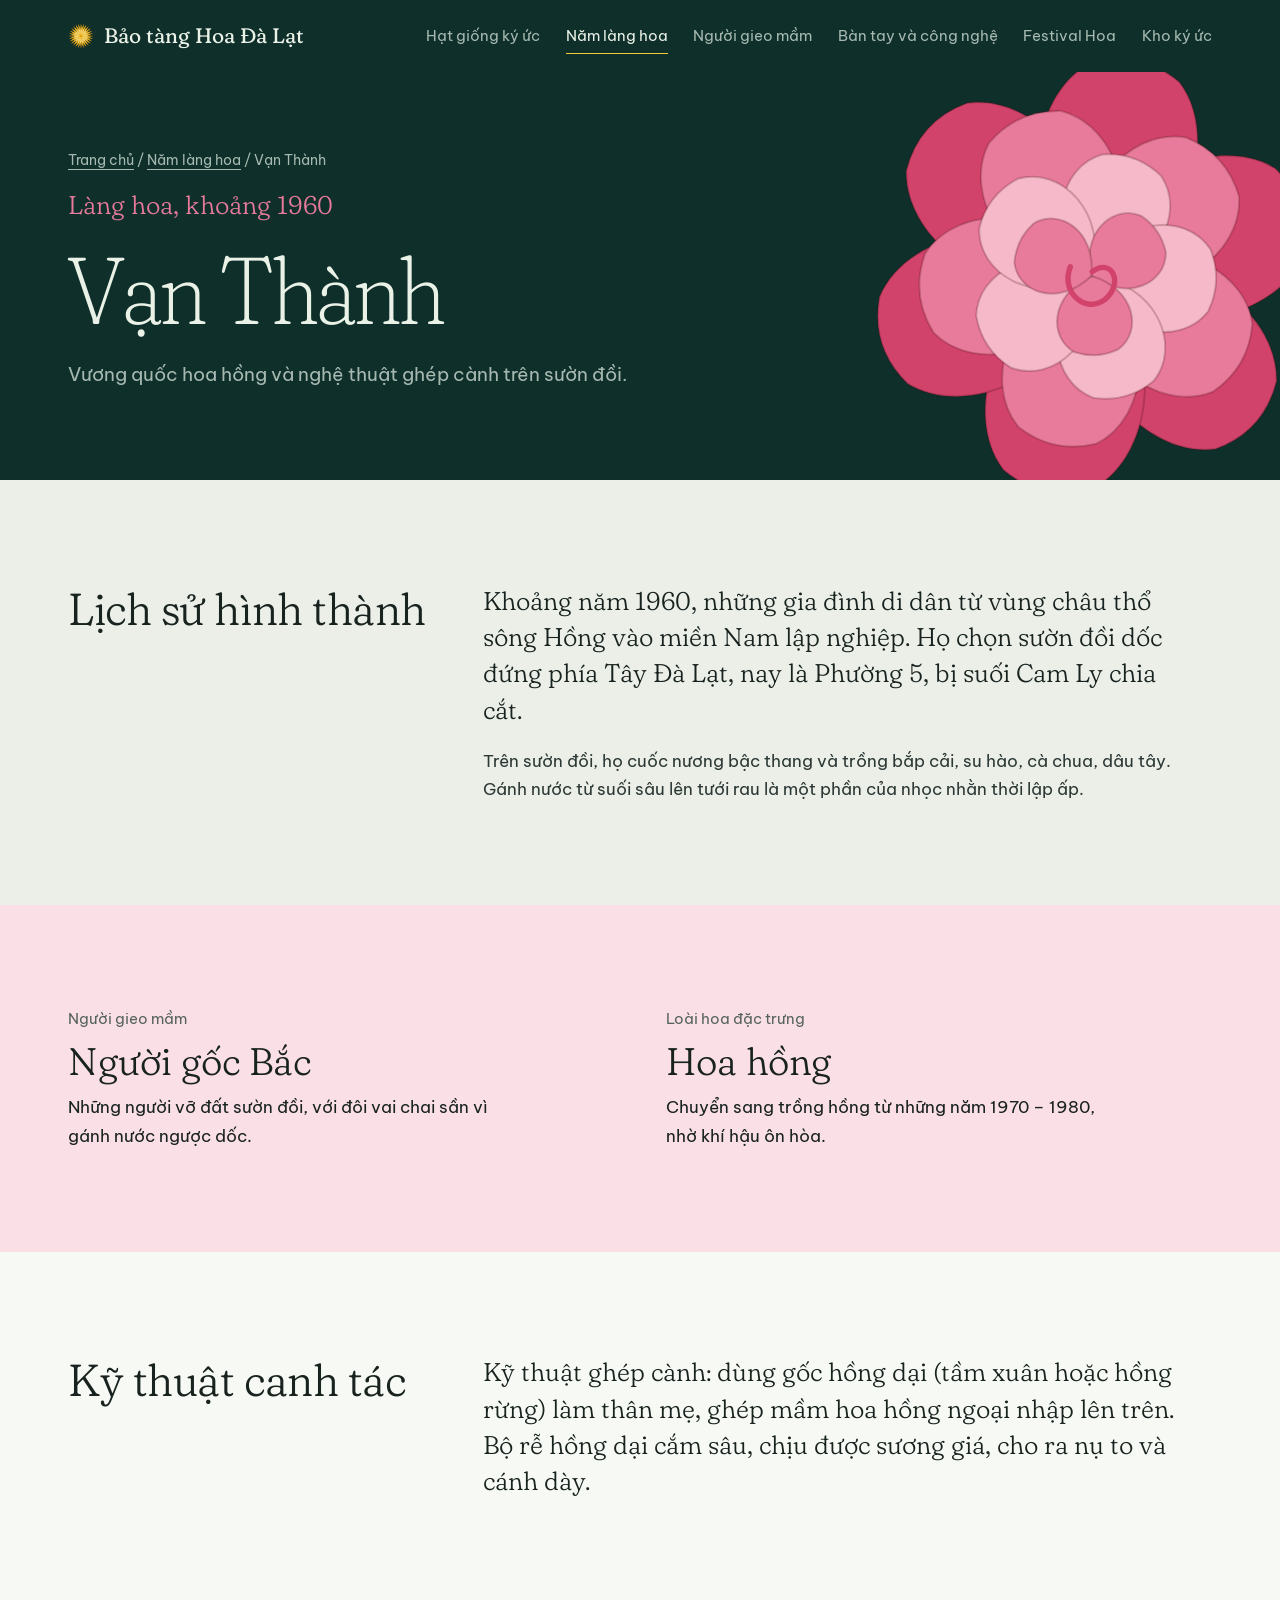
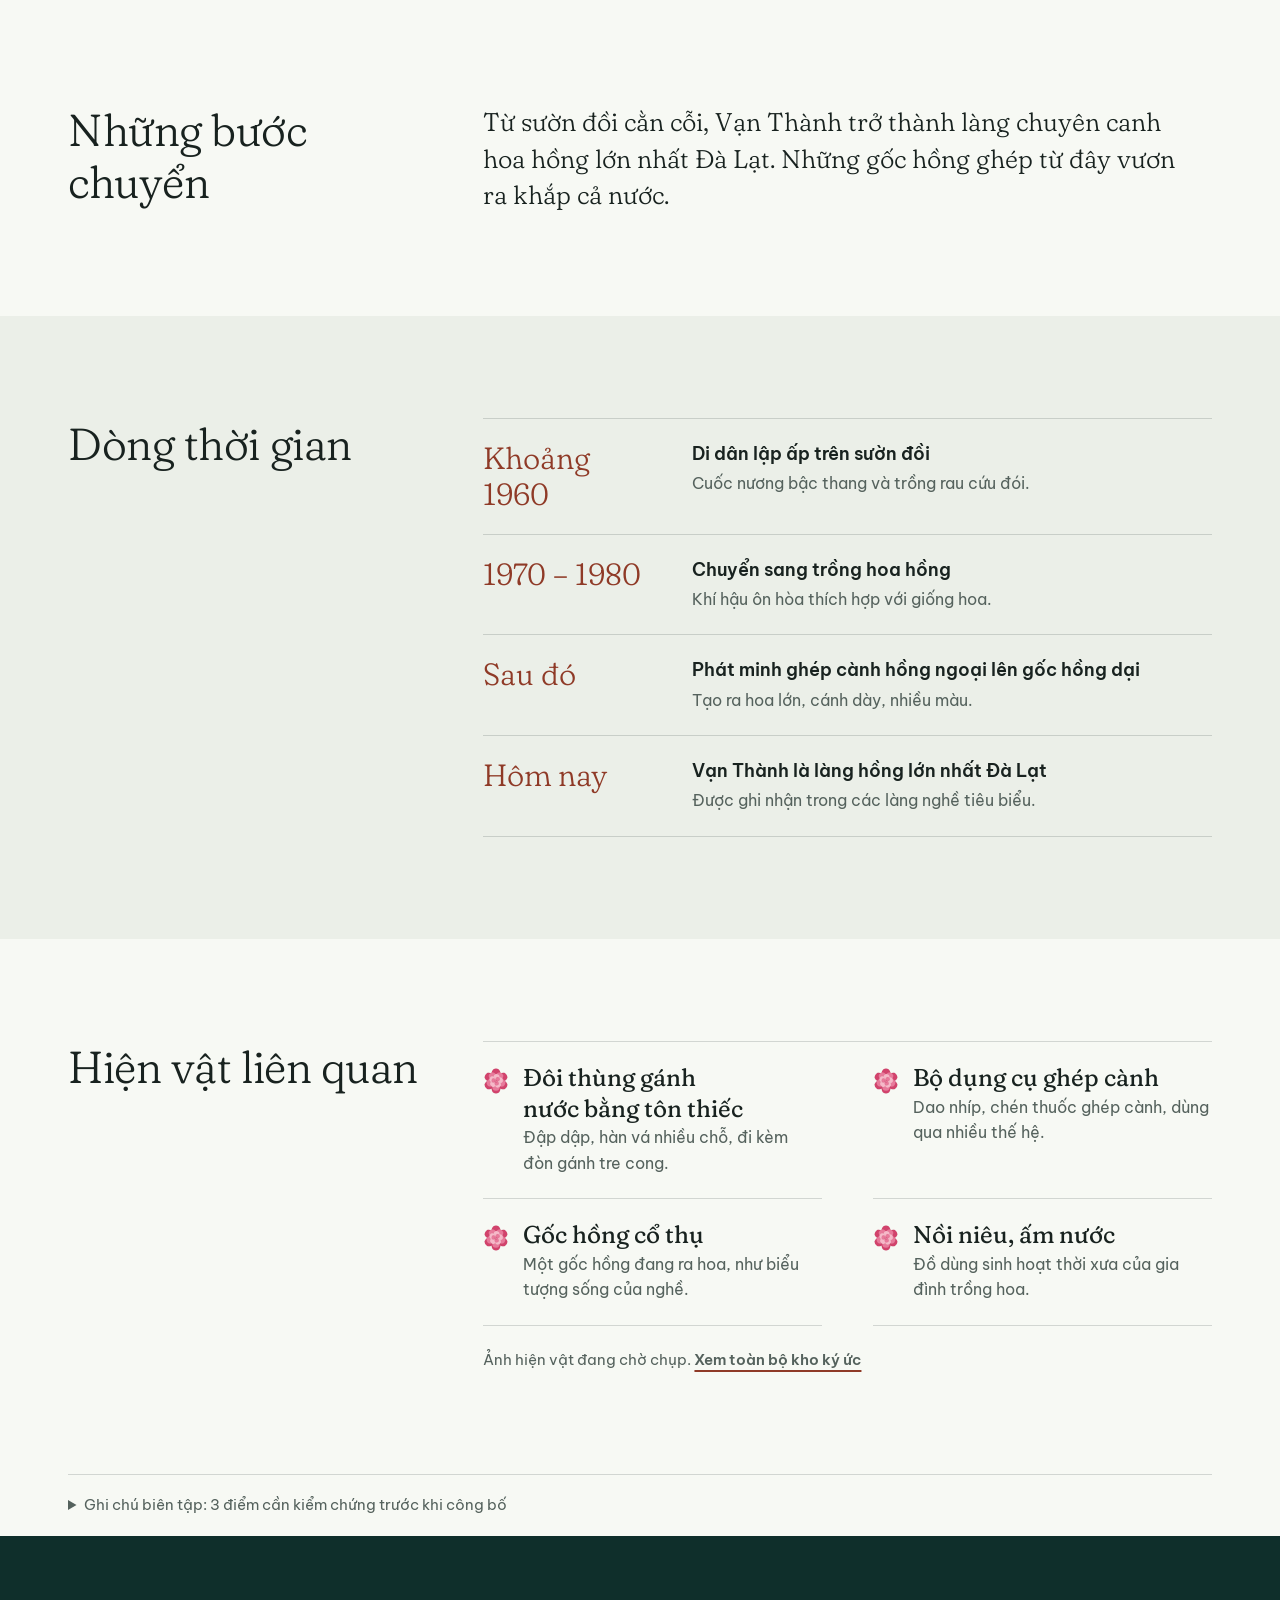
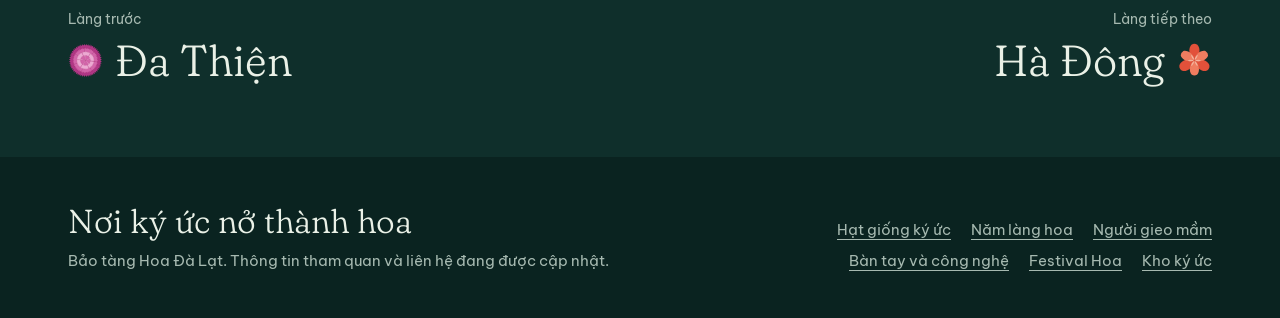
<file: van-thanh.html>
<!doctype html>
<html lang="vi">
<head>
<meta charset="UTF-8">
<meta name="viewport" content="width=device-width, initial-scale=1">
<title>Làng hoa Vạn Thành | Bảo tàng Hoa Đà Lạt</title>
<meta name="description" content="Làng hoa Vạn Thành, vương quốc hoa hồng của Đà Lạt, nơi nghệ thuật ghép cành biến gốc hồng dại thành hoa hồng ngoại.">
<meta name="theme-color" content="#0f2f2b">
<link rel="preload" href="assets/fonts/fraunces-vietnamese-full-normal.woff2" as="font" type="font/woff2" crossorigin>
<link rel="stylesheet" href="assets/site.css?v=e93d37b6">
</head>
<body class="">
<a class="skip" href="#noi-dung">Đến nội dung chính</a>
<svg class="defs" aria-hidden="true" focusable="false" width="0" height="0"><symbol id="f-layon" viewBox="-102 -102 204 204"><g class="ly c1" style="--i:2"><path d="M0,0 C34.2,-19.4 38,-71.8 17.5,-92.1 Q0,-102.8 -17.5,-92.1 C-38,-71.8 -34.2,-19.4 0,0Z" transform="rotate(0.0)"/><path d="M0,0 C34.2,-19.4 38,-71.8 17.5,-92.1 Q0,-102.8 -17.5,-92.1 C-38,-71.8 -34.2,-19.4 0,0Z" transform="rotate(120.0)"/><path d="M0,0 C34.2,-19.4 38,-71.8 17.5,-92.1 Q0,-102.8 -17.5,-92.1 C-38,-71.8 -34.2,-19.4 0,0Z" transform="rotate(240.0)"/></g><g class="ly c2" style="--i:1"><path d="M0,0 C30.6,-17.6 34,-65.1 15.6,-83.6 Q0,-93.3 -15.6,-83.6 C-34,-65.1 -30.6,-17.6 0,0Z" transform="rotate(60.0)"/><path d="M0,0 C30.6,-17.6 34,-65.1 15.6,-83.6 Q0,-93.3 -15.6,-83.6 C-34,-65.1 -30.6,-17.6 0,0Z" transform="rotate(180.0)"/><path d="M0,0 C30.6,-17.6 34,-65.1 15.6,-83.6 Q0,-93.3 -15.6,-83.6 C-34,-65.1 -30.6,-17.6 0,0Z" transform="rotate(300.0)"/></g><g class="ly c3" style="--i:0"><path d="M0,0 C6,-11.2 6,-32.0 0,-40 C-6,-32.0 -6,-11.2 0,0Z" transform="rotate(30.0)"/><path d="M0,0 C6,-11.2 6,-32.0 0,-40 C-6,-32.0 -6,-11.2 0,0Z" transform="rotate(90.0)"/><path d="M0,0 C6,-11.2 6,-32.0 0,-40 C-6,-32.0 -6,-11.2 0,0Z" transform="rotate(150.0)"/><path d="M0,0 C6,-11.2 6,-32.0 0,-40 C-6,-32.0 -6,-11.2 0,0Z" transform="rotate(210.0)"/><path d="M0,0 C6,-11.2 6,-32.0 0,-40 C-6,-32.0 -6,-11.2 0,0Z" transform="rotate(270.0)"/><path d="M0,0 C6,-11.2 6,-32.0 0,-40 C-6,-32.0 -6,-11.2 0,0Z" transform="rotate(330.0)"/></g><circle class="ly c1" style="--i:0" r="5"/></symbol><symbol id="f-cuc" viewBox="-102 -102 204 204"><g class="ly c1" style="--i:3"><path d="M0,0 C6.5,-27.2 6.5,-77.6 0,-97 C-6.5,-77.6 -6.5,-27.2 0,0Z" transform="rotate(0.0)"/><path d="M0,0 C6.5,-27.2 6.5,-77.6 0,-97 C-6.5,-77.6 -6.5,-27.2 0,0Z" transform="rotate(12.9)"/><path d="M0,0 C6.5,-27.2 6.5,-77.6 0,-97 C-6.5,-77.6 -6.5,-27.2 0,0Z" transform="rotate(25.7)"/><path d="M0,0 C6.5,-27.2 6.5,-77.6 0,-97 C-6.5,-77.6 -6.5,-27.2 0,0Z" transform="rotate(38.6)"/><path d="M0,0 C6.5,-27.2 6.5,-77.6 0,-97 C-6.5,-77.6 -6.5,-27.2 0,0Z" transform="rotate(51.4)"/><path d="M0,0 C6.5,-27.2 6.5,-77.6 0,-97 C-6.5,-77.6 -6.5,-27.2 0,0Z" transform="rotate(64.3)"/><path d="M0,0 C6.5,-27.2 6.5,-77.6 0,-97 C-6.5,-77.6 -6.5,-27.2 0,0Z" transform="rotate(77.1)"/><path d="M0,0 C6.5,-27.2 6.5,-77.6 0,-97 C-6.5,-77.6 -6.5,-27.2 0,0Z" transform="rotate(90.0)"/><path d="M0,0 C6.5,-27.2 6.5,-77.6 0,-97 C-6.5,-77.6 -6.5,-27.2 0,0Z" transform="rotate(102.9)"/><path d="M0,0 C6.5,-27.2 6.5,-77.6 0,-97 C-6.5,-77.6 -6.5,-27.2 0,0Z" transform="rotate(115.7)"/><path d="M0,0 C6.5,-27.2 6.5,-77.6 0,-97 C-6.5,-77.6 -6.5,-27.2 0,0Z" transform="rotate(128.6)"/><path d="M0,0 C6.5,-27.2 6.5,-77.6 0,-97 C-6.5,-77.6 -6.5,-27.2 0,0Z" transform="rotate(141.4)"/><path d="M0,0 C6.5,-27.2 6.5,-77.6 0,-97 C-6.5,-77.6 -6.5,-27.2 0,0Z" transform="rotate(154.3)"/><path d="M0,0 C6.5,-27.2 6.5,-77.6 0,-97 C-6.5,-77.6 -6.5,-27.2 0,0Z" transform="rotate(167.1)"/><path d="M0,0 C6.5,-27.2 6.5,-77.6 0,-97 C-6.5,-77.6 -6.5,-27.2 0,0Z" transform="rotate(180.0)"/><path d="M0,0 C6.5,-27.2 6.5,-77.6 0,-97 C-6.5,-77.6 -6.5,-27.2 0,0Z" transform="rotate(192.9)"/><path d="M0,0 C6.5,-27.2 6.5,-77.6 0,-97 C-6.5,-77.6 -6.5,-27.2 0,0Z" transform="rotate(205.7)"/><path d="M0,0 C6.5,-27.2 6.5,-77.6 0,-97 C-6.5,-77.6 -6.5,-27.2 0,0Z" transform="rotate(218.6)"/><path d="M0,0 C6.5,-27.2 6.5,-77.6 0,-97 C-6.5,-77.6 -6.5,-27.2 0,0Z" transform="rotate(231.4)"/><path d="M0,0 C6.5,-27.2 6.5,-77.6 0,-97 C-6.5,-77.6 -6.5,-27.2 0,0Z" transform="rotate(244.3)"/><path d="M0,0 C6.5,-27.2 6.5,-77.6 0,-97 C-6.5,-77.6 -6.5,-27.2 0,0Z" transform="rotate(257.1)"/><path d="M0,0 C6.5,-27.2 6.5,-77.6 0,-97 C-6.5,-77.6 -6.5,-27.2 0,0Z" transform="rotate(270.0)"/><path d="M0,0 C6.5,-27.2 6.5,-77.6 0,-97 C-6.5,-77.6 -6.5,-27.2 0,0Z" transform="rotate(282.9)"/><path d="M0,0 C6.5,-27.2 6.5,-77.6 0,-97 C-6.5,-77.6 -6.5,-27.2 0,0Z" transform="rotate(295.7)"/><path d="M0,0 C6.5,-27.2 6.5,-77.6 0,-97 C-6.5,-77.6 -6.5,-27.2 0,0Z" transform="rotate(308.6)"/><path d="M0,0 C6.5,-27.2 6.5,-77.6 0,-97 C-6.5,-77.6 -6.5,-27.2 0,0Z" transform="rotate(321.4)"/><path d="M0,0 C6.5,-27.2 6.5,-77.6 0,-97 C-6.5,-77.6 -6.5,-27.2 0,0Z" transform="rotate(334.3)"/><path d="M0,0 C6.5,-27.2 6.5,-77.6 0,-97 C-6.5,-77.6 -6.5,-27.2 0,0Z" transform="rotate(347.1)"/></g><g class="ly c2" style="--i:2"><path d="M0,0 C6.5,-22.1 6.5,-63.2 0,-79 C-6.5,-63.2 -6.5,-22.1 0,0Z" transform="rotate(7.0)"/><path d="M0,0 C6.5,-22.1 6.5,-63.2 0,-79 C-6.5,-63.2 -6.5,-22.1 0,0Z" transform="rotate(22.0)"/><path d="M0,0 C6.5,-22.1 6.5,-63.2 0,-79 C-6.5,-63.2 -6.5,-22.1 0,0Z" transform="rotate(37.0)"/><path d="M0,0 C6.5,-22.1 6.5,-63.2 0,-79 C-6.5,-63.2 -6.5,-22.1 0,0Z" transform="rotate(52.0)"/><path d="M0,0 C6.5,-22.1 6.5,-63.2 0,-79 C-6.5,-63.2 -6.5,-22.1 0,0Z" transform="rotate(67.0)"/><path d="M0,0 C6.5,-22.1 6.5,-63.2 0,-79 C-6.5,-63.2 -6.5,-22.1 0,0Z" transform="rotate(82.0)"/><path d="M0,0 C6.5,-22.1 6.5,-63.2 0,-79 C-6.5,-63.2 -6.5,-22.1 0,0Z" transform="rotate(97.0)"/><path d="M0,0 C6.5,-22.1 6.5,-63.2 0,-79 C-6.5,-63.2 -6.5,-22.1 0,0Z" transform="rotate(112.0)"/><path d="M0,0 C6.5,-22.1 6.5,-63.2 0,-79 C-6.5,-63.2 -6.5,-22.1 0,0Z" transform="rotate(127.0)"/><path d="M0,0 C6.5,-22.1 6.5,-63.2 0,-79 C-6.5,-63.2 -6.5,-22.1 0,0Z" transform="rotate(142.0)"/><path d="M0,0 C6.5,-22.1 6.5,-63.2 0,-79 C-6.5,-63.2 -6.5,-22.1 0,0Z" transform="rotate(157.0)"/><path d="M0,0 C6.5,-22.1 6.5,-63.2 0,-79 C-6.5,-63.2 -6.5,-22.1 0,0Z" transform="rotate(172.0)"/><path d="M0,0 C6.5,-22.1 6.5,-63.2 0,-79 C-6.5,-63.2 -6.5,-22.1 0,0Z" transform="rotate(187.0)"/><path d="M0,0 C6.5,-22.1 6.5,-63.2 0,-79 C-6.5,-63.2 -6.5,-22.1 0,0Z" transform="rotate(202.0)"/><path d="M0,0 C6.5,-22.1 6.5,-63.2 0,-79 C-6.5,-63.2 -6.5,-22.1 0,0Z" transform="rotate(217.0)"/><path d="M0,0 C6.5,-22.1 6.5,-63.2 0,-79 C-6.5,-63.2 -6.5,-22.1 0,0Z" transform="rotate(232.0)"/><path d="M0,0 C6.5,-22.1 6.5,-63.2 0,-79 C-6.5,-63.2 -6.5,-22.1 0,0Z" transform="rotate(247.0)"/><path d="M0,0 C6.5,-22.1 6.5,-63.2 0,-79 C-6.5,-63.2 -6.5,-22.1 0,0Z" transform="rotate(262.0)"/><path d="M0,0 C6.5,-22.1 6.5,-63.2 0,-79 C-6.5,-63.2 -6.5,-22.1 0,0Z" transform="rotate(277.0)"/><path d="M0,0 C6.5,-22.1 6.5,-63.2 0,-79 C-6.5,-63.2 -6.5,-22.1 0,0Z" transform="rotate(292.0)"/><path d="M0,0 C6.5,-22.1 6.5,-63.2 0,-79 C-6.5,-63.2 -6.5,-22.1 0,0Z" transform="rotate(307.0)"/><path d="M0,0 C6.5,-22.1 6.5,-63.2 0,-79 C-6.5,-63.2 -6.5,-22.1 0,0Z" transform="rotate(322.0)"/><path d="M0,0 C6.5,-22.1 6.5,-63.2 0,-79 C-6.5,-63.2 -6.5,-22.1 0,0Z" transform="rotate(337.0)"/><path d="M0,0 C6.5,-22.1 6.5,-63.2 0,-79 C-6.5,-63.2 -6.5,-22.1 0,0Z" transform="rotate(352.0)"/></g><g class="ly c3" style="--i:1"><path d="M0,0 C6,-16.5 6,-47.2 0,-59 C-6,-47.2 -6,-16.5 0,0Z" transform="rotate(3.0)"/><path d="M0,0 C6,-16.5 6,-47.2 0,-59 C-6,-47.2 -6,-16.5 0,0Z" transform="rotate(23.0)"/><path d="M0,0 C6,-16.5 6,-47.2 0,-59 C-6,-47.2 -6,-16.5 0,0Z" transform="rotate(43.0)"/><path d="M0,0 C6,-16.5 6,-47.2 0,-59 C-6,-47.2 -6,-16.5 0,0Z" transform="rotate(63.0)"/><path d="M0,0 C6,-16.5 6,-47.2 0,-59 C-6,-47.2 -6,-16.5 0,0Z" transform="rotate(83.0)"/><path d="M0,0 C6,-16.5 6,-47.2 0,-59 C-6,-47.2 -6,-16.5 0,0Z" transform="rotate(103.0)"/><path d="M0,0 C6,-16.5 6,-47.2 0,-59 C-6,-47.2 -6,-16.5 0,0Z" transform="rotate(123.0)"/><path d="M0,0 C6,-16.5 6,-47.2 0,-59 C-6,-47.2 -6,-16.5 0,0Z" transform="rotate(143.0)"/><path d="M0,0 C6,-16.5 6,-47.2 0,-59 C-6,-47.2 -6,-16.5 0,0Z" transform="rotate(163.0)"/><path d="M0,0 C6,-16.5 6,-47.2 0,-59 C-6,-47.2 -6,-16.5 0,0Z" transform="rotate(183.0)"/><path d="M0,0 C6,-16.5 6,-47.2 0,-59 C-6,-47.2 -6,-16.5 0,0Z" transform="rotate(203.0)"/><path d="M0,0 C6,-16.5 6,-47.2 0,-59 C-6,-47.2 -6,-16.5 0,0Z" transform="rotate(223.0)"/><path d="M0,0 C6,-16.5 6,-47.2 0,-59 C-6,-47.2 -6,-16.5 0,0Z" transform="rotate(243.0)"/><path d="M0,0 C6,-16.5 6,-47.2 0,-59 C-6,-47.2 -6,-16.5 0,0Z" transform="rotate(263.0)"/><path d="M0,0 C6,-16.5 6,-47.2 0,-59 C-6,-47.2 -6,-16.5 0,0Z" transform="rotate(283.0)"/><path d="M0,0 C6,-16.5 6,-47.2 0,-59 C-6,-47.2 -6,-16.5 0,0Z" transform="rotate(303.0)"/><path d="M0,0 C6,-16.5 6,-47.2 0,-59 C-6,-47.2 -6,-16.5 0,0Z" transform="rotate(323.0)"/><path d="M0,0 C6,-16.5 6,-47.2 0,-59 C-6,-47.2 -6,-16.5 0,0Z" transform="rotate(343.0)"/></g><g class="ly c2" style="--i:0"><path d="M0,0 C5.5,-10.4 5.5,-29.6 0,-37 C-5.5,-29.6 -5.5,-10.4 0,0Z" transform="rotate(11.0)"/><path d="M0,0 C5.5,-10.4 5.5,-29.6 0,-37 C-5.5,-29.6 -5.5,-10.4 0,0Z" transform="rotate(41.0)"/><path d="M0,0 C5.5,-10.4 5.5,-29.6 0,-37 C-5.5,-29.6 -5.5,-10.4 0,0Z" transform="rotate(71.0)"/><path d="M0,0 C5.5,-10.4 5.5,-29.6 0,-37 C-5.5,-29.6 -5.5,-10.4 0,0Z" transform="rotate(101.0)"/><path d="M0,0 C5.5,-10.4 5.5,-29.6 0,-37 C-5.5,-29.6 -5.5,-10.4 0,0Z" transform="rotate(131.0)"/><path d="M0,0 C5.5,-10.4 5.5,-29.6 0,-37 C-5.5,-29.6 -5.5,-10.4 0,0Z" transform="rotate(161.0)"/><path d="M0,0 C5.5,-10.4 5.5,-29.6 0,-37 C-5.5,-29.6 -5.5,-10.4 0,0Z" transform="rotate(191.0)"/><path d="M0,0 C5.5,-10.4 5.5,-29.6 0,-37 C-5.5,-29.6 -5.5,-10.4 0,0Z" transform="rotate(221.0)"/><path d="M0,0 C5.5,-10.4 5.5,-29.6 0,-37 C-5.5,-29.6 -5.5,-10.4 0,0Z" transform="rotate(251.0)"/><path d="M0,0 C5.5,-10.4 5.5,-29.6 0,-37 C-5.5,-29.6 -5.5,-10.4 0,0Z" transform="rotate(281.0)"/><path d="M0,0 C5.5,-10.4 5.5,-29.6 0,-37 C-5.5,-29.6 -5.5,-10.4 0,0Z" transform="rotate(311.0)"/><path d="M0,0 C5.5,-10.4 5.5,-29.6 0,-37 C-5.5,-29.6 -5.5,-10.4 0,0Z" transform="rotate(341.0)"/></g><circle class="ly c1" style="--i:0" r="8"/></symbol><symbol id="f-hong" viewBox="-102 -102 204 204"><g class="ly c1" style="--i:3"><path d="M0,0 C39.6,-19.4 44,-71.8 20.2,-92.1 Q0,-102.8 -20.2,-92.1 C-44,-71.8 -39.6,-19.4 0,0Z" transform="rotate(0.0)"/><path d="M0,0 C39.6,-19.4 44,-71.8 20.2,-92.1 Q0,-102.8 -20.2,-92.1 C-44,-71.8 -39.6,-19.4 0,0Z" transform="rotate(60.0)"/><path d="M0,0 C39.6,-19.4 44,-71.8 20.2,-92.1 Q0,-102.8 -20.2,-92.1 C-44,-71.8 -39.6,-19.4 0,0Z" transform="rotate(120.0)"/><path d="M0,0 C39.6,-19.4 44,-71.8 20.2,-92.1 Q0,-102.8 -20.2,-92.1 C-44,-71.8 -39.6,-19.4 0,0Z" transform="rotate(180.0)"/><path d="M0,0 C39.6,-19.4 44,-71.8 20.2,-92.1 Q0,-102.8 -20.2,-92.1 C-44,-71.8 -39.6,-19.4 0,0Z" transform="rotate(240.0)"/><path d="M0,0 C39.6,-19.4 44,-71.8 20.2,-92.1 Q0,-102.8 -20.2,-92.1 C-44,-71.8 -39.6,-19.4 0,0Z" transform="rotate(300.0)"/></g><g class="ly c2" style="--i:2"><path d="M0,0 C34.2,-15.2 38,-56.2 17.5,-72.2 Q0,-80.6 -17.5,-72.2 C-38,-56.2 -34.2,-15.2 0,0Z" transform="rotate(36.0)"/><path d="M0,0 C34.2,-15.2 38,-56.2 17.5,-72.2 Q0,-80.6 -17.5,-72.2 C-38,-56.2 -34.2,-15.2 0,0Z" transform="rotate(108.0)"/><path d="M0,0 C34.2,-15.2 38,-56.2 17.5,-72.2 Q0,-80.6 -17.5,-72.2 C-38,-56.2 -34.2,-15.2 0,0Z" transform="rotate(180.0)"/><path d="M0,0 C34.2,-15.2 38,-56.2 17.5,-72.2 Q0,-80.6 -17.5,-72.2 C-38,-56.2 -34.2,-15.2 0,0Z" transform="rotate(252.0)"/><path d="M0,0 C34.2,-15.2 38,-56.2 17.5,-72.2 Q0,-80.6 -17.5,-72.2 C-38,-56.2 -34.2,-15.2 0,0Z" transform="rotate(324.0)"/></g><g class="ly c3" style="--i:1"><path d="M0,0 C27.0,-11.0 30,-40.7 13.8,-52.2 Q0,-58.3 -13.8,-52.2 C-30,-40.7 -27.0,-11.0 0,0Z" transform="rotate(8.0)"/><path d="M0,0 C27.0,-11.0 30,-40.7 13.8,-52.2 Q0,-58.3 -13.8,-52.2 C-30,-40.7 -27.0,-11.0 0,0Z" transform="rotate(80.0)"/><path d="M0,0 C27.0,-11.0 30,-40.7 13.8,-52.2 Q0,-58.3 -13.8,-52.2 C-30,-40.7 -27.0,-11.0 0,0Z" transform="rotate(152.0)"/><path d="M0,0 C27.0,-11.0 30,-40.7 13.8,-52.2 Q0,-58.3 -13.8,-52.2 C-30,-40.7 -27.0,-11.0 0,0Z" transform="rotate(224.0)"/><path d="M0,0 C27.0,-11.0 30,-40.7 13.8,-52.2 Q0,-58.3 -13.8,-52.2 C-30,-40.7 -27.0,-11.0 0,0Z" transform="rotate(296.0)"/></g><g class="ly c2" style="--i:0"><path d="M0,0 C18.9,-7.0 21,-25.9 9.7,-33.2 Q0,-37.1 -9.7,-33.2 C-21,-25.9 -18.9,-7.0 0,0Z" transform="rotate(44.0)"/><path d="M0,0 C18.9,-7.0 21,-25.9 9.7,-33.2 Q0,-37.1 -9.7,-33.2 C-21,-25.9 -18.9,-7.0 0,0Z" transform="rotate(164.0)"/><path d="M0,0 C18.9,-7.0 21,-25.9 9.7,-33.2 Q0,-37.1 -9.7,-33.2 C-21,-25.9 -18.9,-7.0 0,0Z" transform="rotate(284.0)"/></g><path class="ly sp" style="--i:0" d="M0,-2 C7,-10 15,0 8,9 C1,17 -12,10 -10,-2"/></symbol><symbol id="f-camchuong" viewBox="-102 -102 204 204"><g class="ly c1" style="--i:3"><path d="M0,0 L-39.5,-88.6 L-30.7,-81.7 L-28.6,-92.7 L-20.7,-84.8 L-17.3,-95.4 L-10.4,-86.7 L-5.8,-96.8 L0.0,-87.3 L5.8,-96.8 L10.4,-86.7 L17.3,-95.4 L20.7,-84.8 L28.6,-92.7 L30.7,-81.7 L39.5,-88.6Z" transform="rotate(0.0)"/><path d="M0,0 L-39.5,-88.6 L-30.7,-81.7 L-28.6,-92.7 L-20.7,-84.8 L-17.3,-95.4 L-10.4,-86.7 L-5.8,-96.8 L0.0,-87.3 L5.8,-96.8 L10.4,-86.7 L17.3,-95.4 L20.7,-84.8 L28.6,-92.7 L30.7,-81.7 L39.5,-88.6Z" transform="rotate(45.0)"/><path d="M0,0 L-39.5,-88.6 L-30.7,-81.7 L-28.6,-92.7 L-20.7,-84.8 L-17.3,-95.4 L-10.4,-86.7 L-5.8,-96.8 L0.0,-87.3 L5.8,-96.8 L10.4,-86.7 L17.3,-95.4 L20.7,-84.8 L28.6,-92.7 L30.7,-81.7 L39.5,-88.6Z" transform="rotate(90.0)"/><path d="M0,0 L-39.5,-88.6 L-30.7,-81.7 L-28.6,-92.7 L-20.7,-84.8 L-17.3,-95.4 L-10.4,-86.7 L-5.8,-96.8 L0.0,-87.3 L5.8,-96.8 L10.4,-86.7 L17.3,-95.4 L20.7,-84.8 L28.6,-92.7 L30.7,-81.7 L39.5,-88.6Z" transform="rotate(135.0)"/><path d="M0,0 L-39.5,-88.6 L-30.7,-81.7 L-28.6,-92.7 L-20.7,-84.8 L-17.3,-95.4 L-10.4,-86.7 L-5.8,-96.8 L0.0,-87.3 L5.8,-96.8 L10.4,-86.7 L17.3,-95.4 L20.7,-84.8 L28.6,-92.7 L30.7,-81.7 L39.5,-88.6Z" transform="rotate(180.0)"/><path d="M0,0 L-39.5,-88.6 L-30.7,-81.7 L-28.6,-92.7 L-20.7,-84.8 L-17.3,-95.4 L-10.4,-86.7 L-5.8,-96.8 L0.0,-87.3 L5.8,-96.8 L10.4,-86.7 L17.3,-95.4 L20.7,-84.8 L28.6,-92.7 L30.7,-81.7 L39.5,-88.6Z" transform="rotate(225.0)"/><path d="M0,0 L-39.5,-88.6 L-30.7,-81.7 L-28.6,-92.7 L-20.7,-84.8 L-17.3,-95.4 L-10.4,-86.7 L-5.8,-96.8 L0.0,-87.3 L5.8,-96.8 L10.4,-86.7 L17.3,-95.4 L20.7,-84.8 L28.6,-92.7 L30.7,-81.7 L39.5,-88.6Z" transform="rotate(270.0)"/><path d="M0,0 L-39.5,-88.6 L-30.7,-81.7 L-28.6,-92.7 L-20.7,-84.8 L-17.3,-95.4 L-10.4,-86.7 L-5.8,-96.8 L0.0,-87.3 L5.8,-96.8 L10.4,-86.7 L17.3,-95.4 L20.7,-84.8 L28.6,-92.7 L30.7,-81.7 L39.5,-88.6Z" transform="rotate(315.0)"/></g><g class="ly c2" style="--i:2"><path d="M0,0 L-32.9,-67.4 L-25.6,-62.5 L-23.9,-71.1 L-17.3,-65.2 L-14.5,-73.6 L-8.7,-66.9 L-4.9,-74.8 L0.0,-67.5 L4.9,-74.8 L8.7,-66.9 L14.5,-73.6 L17.3,-65.2 L23.9,-71.1 L25.6,-62.5 L32.9,-67.4Z" transform="rotate(20.0)"/><path d="M0,0 L-32.9,-67.4 L-25.6,-62.5 L-23.9,-71.1 L-17.3,-65.2 L-14.5,-73.6 L-8.7,-66.9 L-4.9,-74.8 L0.0,-67.5 L4.9,-74.8 L8.7,-66.9 L14.5,-73.6 L17.3,-65.2 L23.9,-71.1 L25.6,-62.5 L32.9,-67.4Z" transform="rotate(71.4)"/><path d="M0,0 L-32.9,-67.4 L-25.6,-62.5 L-23.9,-71.1 L-17.3,-65.2 L-14.5,-73.6 L-8.7,-66.9 L-4.9,-74.8 L0.0,-67.5 L4.9,-74.8 L8.7,-66.9 L14.5,-73.6 L17.3,-65.2 L23.9,-71.1 L25.6,-62.5 L32.9,-67.4Z" transform="rotate(122.9)"/><path d="M0,0 L-32.9,-67.4 L-25.6,-62.5 L-23.9,-71.1 L-17.3,-65.2 L-14.5,-73.6 L-8.7,-66.9 L-4.9,-74.8 L0.0,-67.5 L4.9,-74.8 L8.7,-66.9 L14.5,-73.6 L17.3,-65.2 L23.9,-71.1 L25.6,-62.5 L32.9,-67.4Z" transform="rotate(174.3)"/><path d="M0,0 L-32.9,-67.4 L-25.6,-62.5 L-23.9,-71.1 L-17.3,-65.2 L-14.5,-73.6 L-8.7,-66.9 L-4.9,-74.8 L0.0,-67.5 L4.9,-74.8 L8.7,-66.9 L14.5,-73.6 L17.3,-65.2 L23.9,-71.1 L25.6,-62.5 L32.9,-67.4Z" transform="rotate(225.7)"/><path d="M0,0 L-32.9,-67.4 L-25.6,-62.5 L-23.9,-71.1 L-17.3,-65.2 L-14.5,-73.6 L-8.7,-66.9 L-4.9,-74.8 L0.0,-67.5 L4.9,-74.8 L8.7,-66.9 L14.5,-73.6 L17.3,-65.2 L23.9,-71.1 L25.6,-62.5 L32.9,-67.4Z" transform="rotate(277.1)"/><path d="M0,0 L-32.9,-67.4 L-25.6,-62.5 L-23.9,-71.1 L-17.3,-65.2 L-14.5,-73.6 L-8.7,-66.9 L-4.9,-74.8 L0.0,-67.5 L4.9,-74.8 L8.7,-66.9 L14.5,-73.6 L17.3,-65.2 L23.9,-71.1 L25.6,-62.5 L32.9,-67.4Z" transform="rotate(328.6)"/></g><g class="ly c3" style="--i:1"><path d="M0,0 L-24.9,-46.8 L-19.4,-43.6 L-18.1,-49.8 L-13.1,-45.9 L-11.0,-51.8 L-6.6,-47.2 L-3.7,-52.9 L0.0,-47.7 L3.7,-52.9 L6.6,-47.2 L11.0,-51.8 L13.1,-45.9 L18.1,-49.8 L19.4,-43.6 L24.9,-46.8Z" transform="rotate(6.0)"/><path d="M0,0 L-24.9,-46.8 L-19.4,-43.6 L-18.1,-49.8 L-13.1,-45.9 L-11.0,-51.8 L-6.6,-47.2 L-3.7,-52.9 L0.0,-47.7 L3.7,-52.9 L6.6,-47.2 L11.0,-51.8 L13.1,-45.9 L18.1,-49.8 L19.4,-43.6 L24.9,-46.8Z" transform="rotate(66.0)"/><path d="M0,0 L-24.9,-46.8 L-19.4,-43.6 L-18.1,-49.8 L-13.1,-45.9 L-11.0,-51.8 L-6.6,-47.2 L-3.7,-52.9 L0.0,-47.7 L3.7,-52.9 L6.6,-47.2 L11.0,-51.8 L13.1,-45.9 L18.1,-49.8 L19.4,-43.6 L24.9,-46.8Z" transform="rotate(126.0)"/><path d="M0,0 L-24.9,-46.8 L-19.4,-43.6 L-18.1,-49.8 L-13.1,-45.9 L-11.0,-51.8 L-6.6,-47.2 L-3.7,-52.9 L0.0,-47.7 L3.7,-52.9 L6.6,-47.2 L11.0,-51.8 L13.1,-45.9 L18.1,-49.8 L19.4,-43.6 L24.9,-46.8Z" transform="rotate(186.0)"/><path d="M0,0 L-24.9,-46.8 L-19.4,-43.6 L-18.1,-49.8 L-13.1,-45.9 L-11.0,-51.8 L-6.6,-47.2 L-3.7,-52.9 L0.0,-47.7 L3.7,-52.9 L6.6,-47.2 L11.0,-51.8 L13.1,-45.9 L18.1,-49.8 L19.4,-43.6 L24.9,-46.8Z" transform="rotate(246.0)"/><path d="M0,0 L-24.9,-46.8 L-19.4,-43.6 L-18.1,-49.8 L-13.1,-45.9 L-11.0,-51.8 L-6.6,-47.2 L-3.7,-52.9 L0.0,-47.7 L3.7,-52.9 L6.6,-47.2 L11.0,-51.8 L13.1,-45.9 L18.1,-49.8 L19.4,-43.6 L24.9,-46.8Z" transform="rotate(306.0)"/></g><g class="ly c2" style="--i:0"><path d="M0,0 L-16.4,-26.3 L-12.9,-24.8 L-12.0,-28.6 L-8.8,-26.5 L-7.3,-30.1 L-4.4,-27.5 L-2.5,-30.9 L0.0,-27.9 L2.5,-30.9 L4.4,-27.5 L7.3,-30.1 L8.8,-26.5 L12.0,-28.6 L12.9,-24.8 L16.4,-26.3Z" transform="rotate(30.0)"/><path d="M0,0 L-16.4,-26.3 L-12.9,-24.8 L-12.0,-28.6 L-8.8,-26.5 L-7.3,-30.1 L-4.4,-27.5 L-2.5,-30.9 L0.0,-27.9 L2.5,-30.9 L4.4,-27.5 L7.3,-30.1 L8.8,-26.5 L12.0,-28.6 L12.9,-24.8 L16.4,-26.3Z" transform="rotate(102.0)"/><path d="M0,0 L-16.4,-26.3 L-12.9,-24.8 L-12.0,-28.6 L-8.8,-26.5 L-7.3,-30.1 L-4.4,-27.5 L-2.5,-30.9 L0.0,-27.9 L2.5,-30.9 L4.4,-27.5 L7.3,-30.1 L8.8,-26.5 L12.0,-28.6 L12.9,-24.8 L16.4,-26.3Z" transform="rotate(174.0)"/><path d="M0,0 L-16.4,-26.3 L-12.9,-24.8 L-12.0,-28.6 L-8.8,-26.5 L-7.3,-30.1 L-4.4,-27.5 L-2.5,-30.9 L0.0,-27.9 L2.5,-30.9 L4.4,-27.5 L7.3,-30.1 L8.8,-26.5 L12.0,-28.6 L12.9,-24.8 L16.4,-26.3Z" transform="rotate(246.0)"/><path d="M0,0 L-16.4,-26.3 L-12.9,-24.8 L-12.0,-28.6 L-8.8,-26.5 L-7.3,-30.1 L-4.4,-27.5 L-2.5,-30.9 L0.0,-27.9 L2.5,-30.9 L4.4,-27.5 L7.3,-30.1 L8.8,-26.5 L12.0,-28.6 L12.9,-24.8 L16.4,-26.3Z" transform="rotate(318.0)"/></g></symbol></svg>
<header class="site-head">
  <div class="wrap">
    <a class="brand" href="index.html"><svg class="fl v-thai-phien" viewBox="0 0 204 204" aria-hidden="true" focusable="false"><use href="#f-cuc"/></svg>Bảo tàng Hoa Đà Lạt</a>
    <button class="menu-btn" id="menuBtn" aria-expanded="false" aria-controls="nav">Mục lục</button>
    <nav class="nav" id="nav" aria-label="Điều hướng chính"><a href="hat-giong.html">Hạt giống ký ức</a><a href="index.html#lang-hoa" aria-current="page">Năm làng hoa</a><a href="gieo-mam.html">Người gieo mầm</a><a href="cong-nghe.html">Bàn tay và công nghệ</a><a href="festival.html">Festival Hoa</a><a href="kho-ky-uc.html">Kho ký ức</a></nav>
  </div>
</header>
<main id="noi-dung">
<section class="page-head v-van-thanh">
  <div class="wrap">
    <svg class="fl big-fl" viewBox="0 0 204 204" aria-hidden="true" focusable="false"><use href="#f-hong"/></svg>
    <div class="txt">
      <p class="crumbs"><a href="index.html">Trang chủ</a> / <a href="index.html#lang-hoa">Năm làng hoa</a> / Vạn Thành</p>
      <p class="kicker">Làng hoa, khoảng 1960</p>
      <h1>Vạn Thành</h1>
      <p class="lede">Vương quốc hoa hồng và nghệ thuật ghép cành trên sườn đồi.</p>
    </div>
  </div>
</section><section class="sec "><div class="wrap cols"><h2>Lịch sử hình thành</h2><div><div class="prose"><p>Khoảng năm 1960, những gia đình di dân từ vùng châu thổ sông Hồng vào miền Nam lập nghiệp. Họ chọn sườn đồi dốc đứng phía Tây Đà Lạt, nay là Phường 5, bị suối Cam Ly chia cắt.</p><p>Trên sườn đồi, họ cuốc nương bậc thang và trồng bắp cải, su hào, cà chua, dâu tây. Gánh nước từ suối sâu lên tưới rau là một phần của nhọc nhằn thời lập ấp.</p></div></div></div></section><section class="sec tint v-van-thanh"><div class="wrap"><dl class="pair"><div><dt>Người gieo mầm</dt><dd><p class="t">Người gốc Bắc</p><p>Những người vỡ đất sườn đồi, với đôi vai chai sần vì gánh nước ngược dốc.</p></dd></div><div><dt>Loài hoa đặc trưng</dt><dd><p class="t">Hoa hồng</p><p>Chuyển sang trồng hồng từ những năm 1970 – 1980, nhờ khí hậu ôn hòa.</p></dd></div></dl></div></section><section class="sec paper"><div class="wrap cols"><h2>Kỹ thuật canh tác</h2><div><div class="prose"><p>Kỹ thuật ghép cành: dùng gốc hồng dại (tầm xuân hoặc hồng rừng) làm thân mẹ, ghép mầm hoa hồng ngoại nhập lên trên. Bộ rễ hồng dại cắm sâu, chịu được sương giá, cho ra nụ to và cánh dày.</p></div></div></div></section><section class="sec paper"><div class="wrap cols"><h2>Những bước chuyển</h2><div><div class="prose"><p>Từ sườn đồi cằn cỗi, Vạn Thành trở thành làng chuyên canh hoa hồng lớn nhất Đà Lạt. Những gốc hồng ghép từ đây vươn ra khắp cả nước.</p></div></div></div></section><section class="sec "><div class="wrap cols"><h2>Dòng thời gian</h2><div><ol class="tl"><li><span class="when">Khoảng 1960</span><div><h3>Di dân lập ấp trên sườn đồi</h3><p>Cuốc nương bậc thang và trồng rau cứu đói.</p></div></li><li><span class="when">1970 – 1980</span><div><h3>Chuyển sang trồng hoa hồng</h3><p>Khí hậu ôn hòa thích hợp với giống hoa.</p></div></li><li><span class="when">Sau đó</span><div><h3>Phát minh ghép cành hồng ngoại lên gốc hồng dại</h3><p>Tạo ra hoa lớn, cánh dày, nhiều màu.</p></div></li><li><span class="when">Hôm nay</span><div><h3>Vạn Thành là làng hồng lớn nhất Đà Lạt</h3><p>Được ghi nhận trong các làng nghề tiêu biểu.</p></div></li></ol></div></div></section><section class="sec paper"><div class="wrap cols"><h2>Hiện vật liên quan</h2><div><ul class="cat"><li data-cat="van-thanh"><svg class="fl v-van-thanh" viewBox="0 0 204 204" aria-hidden="true" focusable="false"><use href="#f-hong"/></svg><h3>Đôi thùng gánh nước bằng tôn thiếc</h3><p>Đập dập, hàn vá nhiều chỗ, đi kèm đòn gánh tre cong.</p></li><li data-cat="van-thanh"><svg class="fl v-van-thanh" viewBox="0 0 204 204" aria-hidden="true" focusable="false"><use href="#f-hong"/></svg><h3>Bộ dụng cụ ghép cành</h3><p>Dao nhíp, chén thuốc ghép cành, dùng qua nhiều thế hệ.</p></li><li data-cat="van-thanh"><svg class="fl v-van-thanh" viewBox="0 0 204 204" aria-hidden="true" focusable="false"><use href="#f-hong"/></svg><h3>Gốc hồng cổ thụ</h3><p>Một gốc hồng đang ra hoa, như biểu tượng sống của nghề.</p></li><li data-cat="van-thanh"><svg class="fl v-van-thanh" viewBox="0 0 204 204" aria-hidden="true" focusable="false"><use href="#f-hong"/></svg><h3>Nồi niêu, ấm nước</h3><p>Đồ dùng sinh hoạt thời xưa của gia đình trồng hoa.</p></li></ul><p class="note" style="margin-top:22px">Ảnh hiện vật đang chờ chụp. <a class="link" href="kho-ky-uc.html">Xem toàn bộ kho ký ức</a></p></div></div></section><section class="sec paper" style="padding-block:0"><div class="wrap"><details class="verify"><summary>Ghi chú biên tập: 3 điểm cần kiểm chứng trước khi công bố</summary><ul><li>Mốc ‘khoảng 1960’ cần đối chiếu nguồn cụ thể.</li><li>Danh xưng ‘làng chuyên canh hoa hồng lớn nhất Đà Lạt’ cần nguồn thống kê.</li><li>Tên các giống hồng ngoại nhập (từ Pháp, Hà Lan…) cần xác minh.</li></ul></details></div></section><section class="sec night" style="padding-block:clamp(36px,5vw,64px)"><div class="wrap nextprev"><a class="v-da-thien" href="da-thien.html"><span class="lb">Làng trước</span><span class="nm"><svg class="fl v-da-thien" viewBox="0 0 204 204" aria-hidden="true" focusable="false"><use href="#f-camchuong"/></svg>Đa Thiện</span></a><a class="v-ha-dong" href="ha-dong.html"><span class="lb">Làng tiếp theo</span><span class="nm">Hà Đông<svg class="fl v-ha-dong" viewBox="0 0 204 204" aria-hidden="true" focusable="false"><use href="#f-layon"/></svg></span></a></div></section>
</main>
<footer>
  <div class="wrap">
    <div><p class="tag">Nơi ký ức nở thành hoa</p><p>Bảo tàng Hoa Đà Lạt. Thông tin tham quan và liên hệ đang được cập nhật.</p></div>
    <nav aria-label="Liên kết cuối trang"><a href="hat-giong.html">Hạt giống ký ức</a><a href="index.html#lang-hoa">Năm làng hoa</a><a href="gieo-mam.html">Người gieo mầm</a><a href="cong-nghe.html">Bàn tay và công nghệ</a><a href="festival.html">Festival Hoa</a><a href="kho-ky-uc.html">Kho ký ức</a></nav>
  </div>
</footer>
<script>
const mb = document.getElementById('menuBtn'), nav = document.getElementById('nav');
mb.addEventListener('click', () => { const o = nav.classList.toggle('open'); mb.setAttribute('aria-expanded', String(o)); });
document.querySelectorAll('.chip').forEach(c => c.addEventListener('click', () => {
  const f = c.dataset.filter;
  document.querySelectorAll('.chip').forEach(x => x.setAttribute('aria-pressed', String(x === c)));
  document.querySelectorAll('.cat li').forEach(o => { o.hidden = !(f === 'all' || o.dataset.cat === f); });
}));
</script>
</body>
</html>
</file>
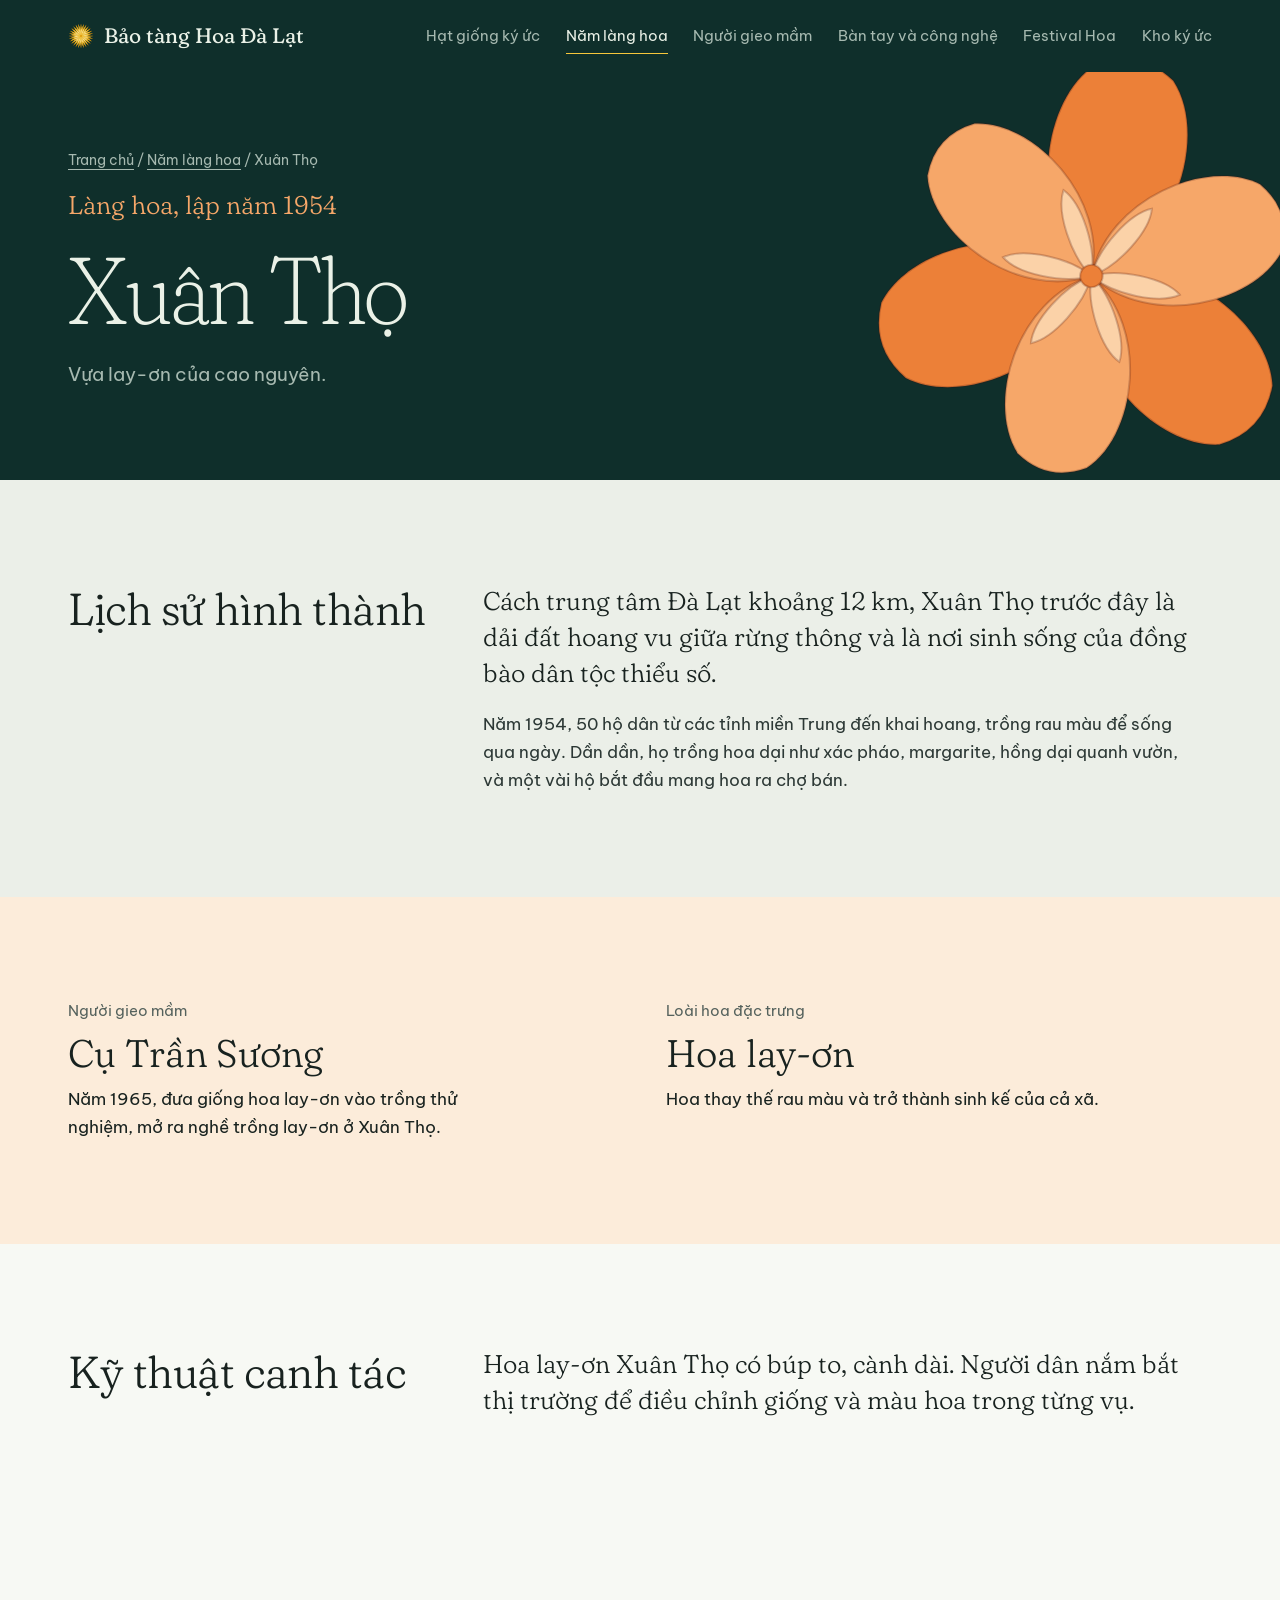
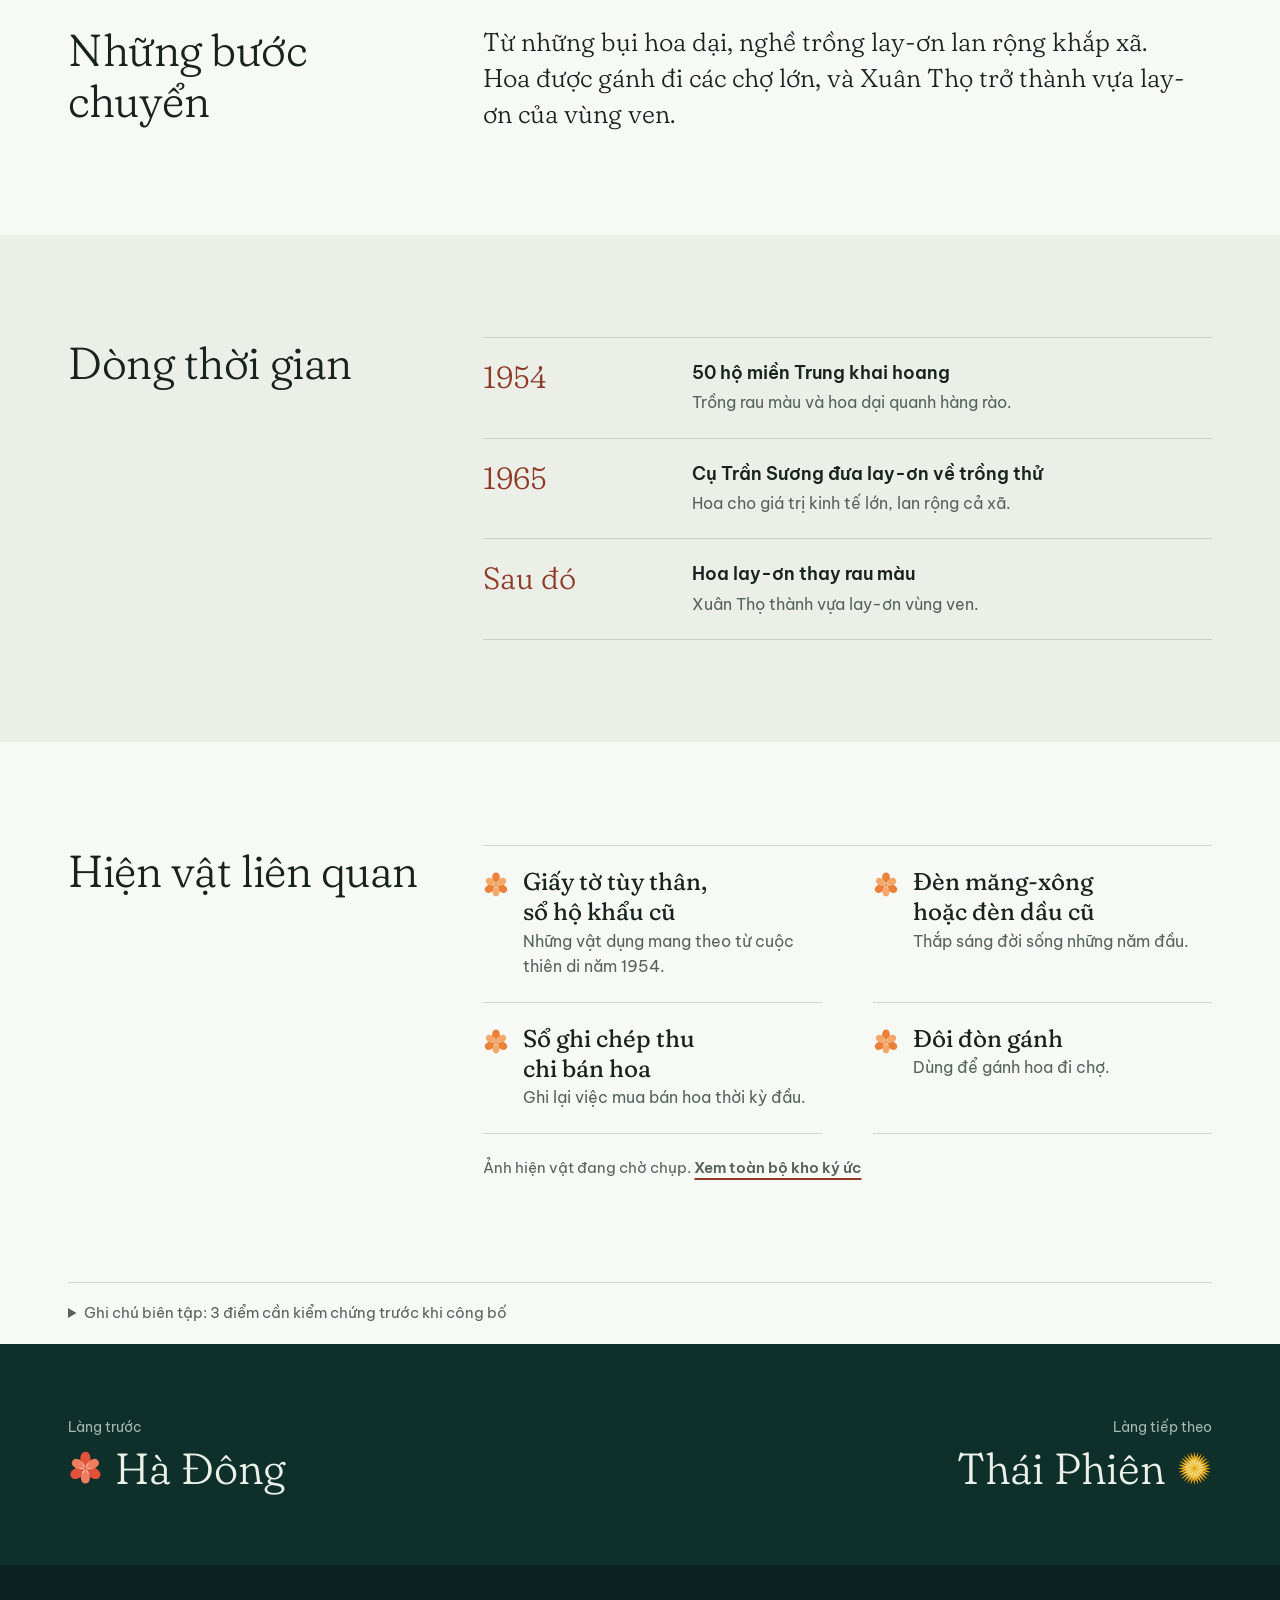
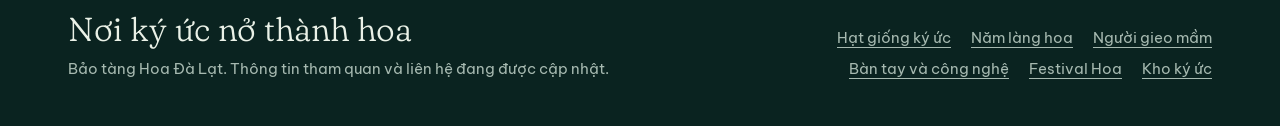
<file: xuan-tho.html>
<!doctype html>
<html lang="vi">
<head>
<meta charset="UTF-8">
<meta name="viewport" content="width=device-width, initial-scale=1">
<title>Làng hoa Xuân Thọ | Bảo tàng Hoa Đà Lạt</title>
<meta name="description" content="Làng hoa Xuân Thọ, vựa lay-ơn của cao nguyên, từ những bụi hoa dại quanh hàng rào đến vụ mùa đưa hoa đi xa.">
<meta name="theme-color" content="#0f2f2b">
<link rel="preload" href="assets/fonts/fraunces-vietnamese-full-normal.woff2" as="font" type="font/woff2" crossorigin>
<link rel="stylesheet" href="assets/site.css?v=e93d37b6">
</head>
<body class="">
<a class="skip" href="#noi-dung">Đến nội dung chính</a>
<svg class="defs" aria-hidden="true" focusable="false" width="0" height="0"><symbol id="f-layon" viewBox="-102 -102 204 204"><g class="ly c1" style="--i:2"><path d="M0,0 C34.2,-19.4 38,-71.8 17.5,-92.1 Q0,-102.8 -17.5,-92.1 C-38,-71.8 -34.2,-19.4 0,0Z" transform="rotate(0.0)"/><path d="M0,0 C34.2,-19.4 38,-71.8 17.5,-92.1 Q0,-102.8 -17.5,-92.1 C-38,-71.8 -34.2,-19.4 0,0Z" transform="rotate(120.0)"/><path d="M0,0 C34.2,-19.4 38,-71.8 17.5,-92.1 Q0,-102.8 -17.5,-92.1 C-38,-71.8 -34.2,-19.4 0,0Z" transform="rotate(240.0)"/></g><g class="ly c2" style="--i:1"><path d="M0,0 C30.6,-17.6 34,-65.1 15.6,-83.6 Q0,-93.3 -15.6,-83.6 C-34,-65.1 -30.6,-17.6 0,0Z" transform="rotate(60.0)"/><path d="M0,0 C30.6,-17.6 34,-65.1 15.6,-83.6 Q0,-93.3 -15.6,-83.6 C-34,-65.1 -30.6,-17.6 0,0Z" transform="rotate(180.0)"/><path d="M0,0 C30.6,-17.6 34,-65.1 15.6,-83.6 Q0,-93.3 -15.6,-83.6 C-34,-65.1 -30.6,-17.6 0,0Z" transform="rotate(300.0)"/></g><g class="ly c3" style="--i:0"><path d="M0,0 C6,-11.2 6,-32.0 0,-40 C-6,-32.0 -6,-11.2 0,0Z" transform="rotate(30.0)"/><path d="M0,0 C6,-11.2 6,-32.0 0,-40 C-6,-32.0 -6,-11.2 0,0Z" transform="rotate(90.0)"/><path d="M0,0 C6,-11.2 6,-32.0 0,-40 C-6,-32.0 -6,-11.2 0,0Z" transform="rotate(150.0)"/><path d="M0,0 C6,-11.2 6,-32.0 0,-40 C-6,-32.0 -6,-11.2 0,0Z" transform="rotate(210.0)"/><path d="M0,0 C6,-11.2 6,-32.0 0,-40 C-6,-32.0 -6,-11.2 0,0Z" transform="rotate(270.0)"/><path d="M0,0 C6,-11.2 6,-32.0 0,-40 C-6,-32.0 -6,-11.2 0,0Z" transform="rotate(330.0)"/></g><circle class="ly c1" style="--i:0" r="5"/></symbol><symbol id="f-cuc" viewBox="-102 -102 204 204"><g class="ly c1" style="--i:3"><path d="M0,0 C6.5,-27.2 6.5,-77.6 0,-97 C-6.5,-77.6 -6.5,-27.2 0,0Z" transform="rotate(0.0)"/><path d="M0,0 C6.5,-27.2 6.5,-77.6 0,-97 C-6.5,-77.6 -6.5,-27.2 0,0Z" transform="rotate(12.9)"/><path d="M0,0 C6.5,-27.2 6.5,-77.6 0,-97 C-6.5,-77.6 -6.5,-27.2 0,0Z" transform="rotate(25.7)"/><path d="M0,0 C6.5,-27.2 6.5,-77.6 0,-97 C-6.5,-77.6 -6.5,-27.2 0,0Z" transform="rotate(38.6)"/><path d="M0,0 C6.5,-27.2 6.5,-77.6 0,-97 C-6.5,-77.6 -6.5,-27.2 0,0Z" transform="rotate(51.4)"/><path d="M0,0 C6.5,-27.2 6.5,-77.6 0,-97 C-6.5,-77.6 -6.5,-27.2 0,0Z" transform="rotate(64.3)"/><path d="M0,0 C6.5,-27.2 6.5,-77.6 0,-97 C-6.5,-77.6 -6.5,-27.2 0,0Z" transform="rotate(77.1)"/><path d="M0,0 C6.5,-27.2 6.5,-77.6 0,-97 C-6.5,-77.6 -6.5,-27.2 0,0Z" transform="rotate(90.0)"/><path d="M0,0 C6.5,-27.2 6.5,-77.6 0,-97 C-6.5,-77.6 -6.5,-27.2 0,0Z" transform="rotate(102.9)"/><path d="M0,0 C6.5,-27.2 6.5,-77.6 0,-97 C-6.5,-77.6 -6.5,-27.2 0,0Z" transform="rotate(115.7)"/><path d="M0,0 C6.5,-27.2 6.5,-77.6 0,-97 C-6.5,-77.6 -6.5,-27.2 0,0Z" transform="rotate(128.6)"/><path d="M0,0 C6.5,-27.2 6.5,-77.6 0,-97 C-6.5,-77.6 -6.5,-27.2 0,0Z" transform="rotate(141.4)"/><path d="M0,0 C6.5,-27.2 6.5,-77.6 0,-97 C-6.5,-77.6 -6.5,-27.2 0,0Z" transform="rotate(154.3)"/><path d="M0,0 C6.5,-27.2 6.5,-77.6 0,-97 C-6.5,-77.6 -6.5,-27.2 0,0Z" transform="rotate(167.1)"/><path d="M0,0 C6.5,-27.2 6.5,-77.6 0,-97 C-6.5,-77.6 -6.5,-27.2 0,0Z" transform="rotate(180.0)"/><path d="M0,0 C6.5,-27.2 6.5,-77.6 0,-97 C-6.5,-77.6 -6.5,-27.2 0,0Z" transform="rotate(192.9)"/><path d="M0,0 C6.5,-27.2 6.5,-77.6 0,-97 C-6.5,-77.6 -6.5,-27.2 0,0Z" transform="rotate(205.7)"/><path d="M0,0 C6.5,-27.2 6.5,-77.6 0,-97 C-6.5,-77.6 -6.5,-27.2 0,0Z" transform="rotate(218.6)"/><path d="M0,0 C6.5,-27.2 6.5,-77.6 0,-97 C-6.5,-77.6 -6.5,-27.2 0,0Z" transform="rotate(231.4)"/><path d="M0,0 C6.5,-27.2 6.5,-77.6 0,-97 C-6.5,-77.6 -6.5,-27.2 0,0Z" transform="rotate(244.3)"/><path d="M0,0 C6.5,-27.2 6.5,-77.6 0,-97 C-6.5,-77.6 -6.5,-27.2 0,0Z" transform="rotate(257.1)"/><path d="M0,0 C6.5,-27.2 6.5,-77.6 0,-97 C-6.5,-77.6 -6.5,-27.2 0,0Z" transform="rotate(270.0)"/><path d="M0,0 C6.5,-27.2 6.5,-77.6 0,-97 C-6.5,-77.6 -6.5,-27.2 0,0Z" transform="rotate(282.9)"/><path d="M0,0 C6.5,-27.2 6.5,-77.6 0,-97 C-6.5,-77.6 -6.5,-27.2 0,0Z" transform="rotate(295.7)"/><path d="M0,0 C6.5,-27.2 6.5,-77.6 0,-97 C-6.5,-77.6 -6.5,-27.2 0,0Z" transform="rotate(308.6)"/><path d="M0,0 C6.5,-27.2 6.5,-77.6 0,-97 C-6.5,-77.6 -6.5,-27.2 0,0Z" transform="rotate(321.4)"/><path d="M0,0 C6.5,-27.2 6.5,-77.6 0,-97 C-6.5,-77.6 -6.5,-27.2 0,0Z" transform="rotate(334.3)"/><path d="M0,0 C6.5,-27.2 6.5,-77.6 0,-97 C-6.5,-77.6 -6.5,-27.2 0,0Z" transform="rotate(347.1)"/></g><g class="ly c2" style="--i:2"><path d="M0,0 C6.5,-22.1 6.5,-63.2 0,-79 C-6.5,-63.2 -6.5,-22.1 0,0Z" transform="rotate(7.0)"/><path d="M0,0 C6.5,-22.1 6.5,-63.2 0,-79 C-6.5,-63.2 -6.5,-22.1 0,0Z" transform="rotate(22.0)"/><path d="M0,0 C6.5,-22.1 6.5,-63.2 0,-79 C-6.5,-63.2 -6.5,-22.1 0,0Z" transform="rotate(37.0)"/><path d="M0,0 C6.5,-22.1 6.5,-63.2 0,-79 C-6.5,-63.2 -6.5,-22.1 0,0Z" transform="rotate(52.0)"/><path d="M0,0 C6.5,-22.1 6.5,-63.2 0,-79 C-6.5,-63.2 -6.5,-22.1 0,0Z" transform="rotate(67.0)"/><path d="M0,0 C6.5,-22.1 6.5,-63.2 0,-79 C-6.5,-63.2 -6.5,-22.1 0,0Z" transform="rotate(82.0)"/><path d="M0,0 C6.5,-22.1 6.5,-63.2 0,-79 C-6.5,-63.2 -6.5,-22.1 0,0Z" transform="rotate(97.0)"/><path d="M0,0 C6.5,-22.1 6.5,-63.2 0,-79 C-6.5,-63.2 -6.5,-22.1 0,0Z" transform="rotate(112.0)"/><path d="M0,0 C6.5,-22.1 6.5,-63.2 0,-79 C-6.5,-63.2 -6.5,-22.1 0,0Z" transform="rotate(127.0)"/><path d="M0,0 C6.5,-22.1 6.5,-63.2 0,-79 C-6.5,-63.2 -6.5,-22.1 0,0Z" transform="rotate(142.0)"/><path d="M0,0 C6.5,-22.1 6.5,-63.2 0,-79 C-6.5,-63.2 -6.5,-22.1 0,0Z" transform="rotate(157.0)"/><path d="M0,0 C6.5,-22.1 6.5,-63.2 0,-79 C-6.5,-63.2 -6.5,-22.1 0,0Z" transform="rotate(172.0)"/><path d="M0,0 C6.5,-22.1 6.5,-63.2 0,-79 C-6.5,-63.2 -6.5,-22.1 0,0Z" transform="rotate(187.0)"/><path d="M0,0 C6.5,-22.1 6.5,-63.2 0,-79 C-6.5,-63.2 -6.5,-22.1 0,0Z" transform="rotate(202.0)"/><path d="M0,0 C6.5,-22.1 6.5,-63.2 0,-79 C-6.5,-63.2 -6.5,-22.1 0,0Z" transform="rotate(217.0)"/><path d="M0,0 C6.5,-22.1 6.5,-63.2 0,-79 C-6.5,-63.2 -6.5,-22.1 0,0Z" transform="rotate(232.0)"/><path d="M0,0 C6.5,-22.1 6.5,-63.2 0,-79 C-6.5,-63.2 -6.5,-22.1 0,0Z" transform="rotate(247.0)"/><path d="M0,0 C6.5,-22.1 6.5,-63.2 0,-79 C-6.5,-63.2 -6.5,-22.1 0,0Z" transform="rotate(262.0)"/><path d="M0,0 C6.5,-22.1 6.5,-63.2 0,-79 C-6.5,-63.2 -6.5,-22.1 0,0Z" transform="rotate(277.0)"/><path d="M0,0 C6.5,-22.1 6.5,-63.2 0,-79 C-6.5,-63.2 -6.5,-22.1 0,0Z" transform="rotate(292.0)"/><path d="M0,0 C6.5,-22.1 6.5,-63.2 0,-79 C-6.5,-63.2 -6.5,-22.1 0,0Z" transform="rotate(307.0)"/><path d="M0,0 C6.5,-22.1 6.5,-63.2 0,-79 C-6.5,-63.2 -6.5,-22.1 0,0Z" transform="rotate(322.0)"/><path d="M0,0 C6.5,-22.1 6.5,-63.2 0,-79 C-6.5,-63.2 -6.5,-22.1 0,0Z" transform="rotate(337.0)"/><path d="M0,0 C6.5,-22.1 6.5,-63.2 0,-79 C-6.5,-63.2 -6.5,-22.1 0,0Z" transform="rotate(352.0)"/></g><g class="ly c3" style="--i:1"><path d="M0,0 C6,-16.5 6,-47.2 0,-59 C-6,-47.2 -6,-16.5 0,0Z" transform="rotate(3.0)"/><path d="M0,0 C6,-16.5 6,-47.2 0,-59 C-6,-47.2 -6,-16.5 0,0Z" transform="rotate(23.0)"/><path d="M0,0 C6,-16.5 6,-47.2 0,-59 C-6,-47.2 -6,-16.5 0,0Z" transform="rotate(43.0)"/><path d="M0,0 C6,-16.5 6,-47.2 0,-59 C-6,-47.2 -6,-16.5 0,0Z" transform="rotate(63.0)"/><path d="M0,0 C6,-16.5 6,-47.2 0,-59 C-6,-47.2 -6,-16.5 0,0Z" transform="rotate(83.0)"/><path d="M0,0 C6,-16.5 6,-47.2 0,-59 C-6,-47.2 -6,-16.5 0,0Z" transform="rotate(103.0)"/><path d="M0,0 C6,-16.5 6,-47.2 0,-59 C-6,-47.2 -6,-16.5 0,0Z" transform="rotate(123.0)"/><path d="M0,0 C6,-16.5 6,-47.2 0,-59 C-6,-47.2 -6,-16.5 0,0Z" transform="rotate(143.0)"/><path d="M0,0 C6,-16.5 6,-47.2 0,-59 C-6,-47.2 -6,-16.5 0,0Z" transform="rotate(163.0)"/><path d="M0,0 C6,-16.5 6,-47.2 0,-59 C-6,-47.2 -6,-16.5 0,0Z" transform="rotate(183.0)"/><path d="M0,0 C6,-16.5 6,-47.2 0,-59 C-6,-47.2 -6,-16.5 0,0Z" transform="rotate(203.0)"/><path d="M0,0 C6,-16.5 6,-47.2 0,-59 C-6,-47.2 -6,-16.5 0,0Z" transform="rotate(223.0)"/><path d="M0,0 C6,-16.5 6,-47.2 0,-59 C-6,-47.2 -6,-16.5 0,0Z" transform="rotate(243.0)"/><path d="M0,0 C6,-16.5 6,-47.2 0,-59 C-6,-47.2 -6,-16.5 0,0Z" transform="rotate(263.0)"/><path d="M0,0 C6,-16.5 6,-47.2 0,-59 C-6,-47.2 -6,-16.5 0,0Z" transform="rotate(283.0)"/><path d="M0,0 C6,-16.5 6,-47.2 0,-59 C-6,-47.2 -6,-16.5 0,0Z" transform="rotate(303.0)"/><path d="M0,0 C6,-16.5 6,-47.2 0,-59 C-6,-47.2 -6,-16.5 0,0Z" transform="rotate(323.0)"/><path d="M0,0 C6,-16.5 6,-47.2 0,-59 C-6,-47.2 -6,-16.5 0,0Z" transform="rotate(343.0)"/></g><g class="ly c2" style="--i:0"><path d="M0,0 C5.5,-10.4 5.5,-29.6 0,-37 C-5.5,-29.6 -5.5,-10.4 0,0Z" transform="rotate(11.0)"/><path d="M0,0 C5.5,-10.4 5.5,-29.6 0,-37 C-5.5,-29.6 -5.5,-10.4 0,0Z" transform="rotate(41.0)"/><path d="M0,0 C5.5,-10.4 5.5,-29.6 0,-37 C-5.5,-29.6 -5.5,-10.4 0,0Z" transform="rotate(71.0)"/><path d="M0,0 C5.5,-10.4 5.5,-29.6 0,-37 C-5.5,-29.6 -5.5,-10.4 0,0Z" transform="rotate(101.0)"/><path d="M0,0 C5.5,-10.4 5.5,-29.6 0,-37 C-5.5,-29.6 -5.5,-10.4 0,0Z" transform="rotate(131.0)"/><path d="M0,0 C5.5,-10.4 5.5,-29.6 0,-37 C-5.5,-29.6 -5.5,-10.4 0,0Z" transform="rotate(161.0)"/><path d="M0,0 C5.5,-10.4 5.5,-29.6 0,-37 C-5.5,-29.6 -5.5,-10.4 0,0Z" transform="rotate(191.0)"/><path d="M0,0 C5.5,-10.4 5.5,-29.6 0,-37 C-5.5,-29.6 -5.5,-10.4 0,0Z" transform="rotate(221.0)"/><path d="M0,0 C5.5,-10.4 5.5,-29.6 0,-37 C-5.5,-29.6 -5.5,-10.4 0,0Z" transform="rotate(251.0)"/><path d="M0,0 C5.5,-10.4 5.5,-29.6 0,-37 C-5.5,-29.6 -5.5,-10.4 0,0Z" transform="rotate(281.0)"/><path d="M0,0 C5.5,-10.4 5.5,-29.6 0,-37 C-5.5,-29.6 -5.5,-10.4 0,0Z" transform="rotate(311.0)"/><path d="M0,0 C5.5,-10.4 5.5,-29.6 0,-37 C-5.5,-29.6 -5.5,-10.4 0,0Z" transform="rotate(341.0)"/></g><circle class="ly c1" style="--i:0" r="8"/></symbol><symbol id="f-hong" viewBox="-102 -102 204 204"><g class="ly c1" style="--i:3"><path d="M0,0 C39.6,-19.4 44,-71.8 20.2,-92.1 Q0,-102.8 -20.2,-92.1 C-44,-71.8 -39.6,-19.4 0,0Z" transform="rotate(0.0)"/><path d="M0,0 C39.6,-19.4 44,-71.8 20.2,-92.1 Q0,-102.8 -20.2,-92.1 C-44,-71.8 -39.6,-19.4 0,0Z" transform="rotate(60.0)"/><path d="M0,0 C39.6,-19.4 44,-71.8 20.2,-92.1 Q0,-102.8 -20.2,-92.1 C-44,-71.8 -39.6,-19.4 0,0Z" transform="rotate(120.0)"/><path d="M0,0 C39.6,-19.4 44,-71.8 20.2,-92.1 Q0,-102.8 -20.2,-92.1 C-44,-71.8 -39.6,-19.4 0,0Z" transform="rotate(180.0)"/><path d="M0,0 C39.6,-19.4 44,-71.8 20.2,-92.1 Q0,-102.8 -20.2,-92.1 C-44,-71.8 -39.6,-19.4 0,0Z" transform="rotate(240.0)"/><path d="M0,0 C39.6,-19.4 44,-71.8 20.2,-92.1 Q0,-102.8 -20.2,-92.1 C-44,-71.8 -39.6,-19.4 0,0Z" transform="rotate(300.0)"/></g><g class="ly c2" style="--i:2"><path d="M0,0 C34.2,-15.2 38,-56.2 17.5,-72.2 Q0,-80.6 -17.5,-72.2 C-38,-56.2 -34.2,-15.2 0,0Z" transform="rotate(36.0)"/><path d="M0,0 C34.2,-15.2 38,-56.2 17.5,-72.2 Q0,-80.6 -17.5,-72.2 C-38,-56.2 -34.2,-15.2 0,0Z" transform="rotate(108.0)"/><path d="M0,0 C34.2,-15.2 38,-56.2 17.5,-72.2 Q0,-80.6 -17.5,-72.2 C-38,-56.2 -34.2,-15.2 0,0Z" transform="rotate(180.0)"/><path d="M0,0 C34.2,-15.2 38,-56.2 17.5,-72.2 Q0,-80.6 -17.5,-72.2 C-38,-56.2 -34.2,-15.2 0,0Z" transform="rotate(252.0)"/><path d="M0,0 C34.2,-15.2 38,-56.2 17.5,-72.2 Q0,-80.6 -17.5,-72.2 C-38,-56.2 -34.2,-15.2 0,0Z" transform="rotate(324.0)"/></g><g class="ly c3" style="--i:1"><path d="M0,0 C27.0,-11.0 30,-40.7 13.8,-52.2 Q0,-58.3 -13.8,-52.2 C-30,-40.7 -27.0,-11.0 0,0Z" transform="rotate(8.0)"/><path d="M0,0 C27.0,-11.0 30,-40.7 13.8,-52.2 Q0,-58.3 -13.8,-52.2 C-30,-40.7 -27.0,-11.0 0,0Z" transform="rotate(80.0)"/><path d="M0,0 C27.0,-11.0 30,-40.7 13.8,-52.2 Q0,-58.3 -13.8,-52.2 C-30,-40.7 -27.0,-11.0 0,0Z" transform="rotate(152.0)"/><path d="M0,0 C27.0,-11.0 30,-40.7 13.8,-52.2 Q0,-58.3 -13.8,-52.2 C-30,-40.7 -27.0,-11.0 0,0Z" transform="rotate(224.0)"/><path d="M0,0 C27.0,-11.0 30,-40.7 13.8,-52.2 Q0,-58.3 -13.8,-52.2 C-30,-40.7 -27.0,-11.0 0,0Z" transform="rotate(296.0)"/></g><g class="ly c2" style="--i:0"><path d="M0,0 C18.9,-7.0 21,-25.9 9.7,-33.2 Q0,-37.1 -9.7,-33.2 C-21,-25.9 -18.9,-7.0 0,0Z" transform="rotate(44.0)"/><path d="M0,0 C18.9,-7.0 21,-25.9 9.7,-33.2 Q0,-37.1 -9.7,-33.2 C-21,-25.9 -18.9,-7.0 0,0Z" transform="rotate(164.0)"/><path d="M0,0 C18.9,-7.0 21,-25.9 9.7,-33.2 Q0,-37.1 -9.7,-33.2 C-21,-25.9 -18.9,-7.0 0,0Z" transform="rotate(284.0)"/></g><path class="ly sp" style="--i:0" d="M0,-2 C7,-10 15,0 8,9 C1,17 -12,10 -10,-2"/></symbol><symbol id="f-camchuong" viewBox="-102 -102 204 204"><g class="ly c1" style="--i:3"><path d="M0,0 L-39.5,-88.6 L-30.7,-81.7 L-28.6,-92.7 L-20.7,-84.8 L-17.3,-95.4 L-10.4,-86.7 L-5.8,-96.8 L0.0,-87.3 L5.8,-96.8 L10.4,-86.7 L17.3,-95.4 L20.7,-84.8 L28.6,-92.7 L30.7,-81.7 L39.5,-88.6Z" transform="rotate(0.0)"/><path d="M0,0 L-39.5,-88.6 L-30.7,-81.7 L-28.6,-92.7 L-20.7,-84.8 L-17.3,-95.4 L-10.4,-86.7 L-5.8,-96.8 L0.0,-87.3 L5.8,-96.8 L10.4,-86.7 L17.3,-95.4 L20.7,-84.8 L28.6,-92.7 L30.7,-81.7 L39.5,-88.6Z" transform="rotate(45.0)"/><path d="M0,0 L-39.5,-88.6 L-30.7,-81.7 L-28.6,-92.7 L-20.7,-84.8 L-17.3,-95.4 L-10.4,-86.7 L-5.8,-96.8 L0.0,-87.3 L5.8,-96.8 L10.4,-86.7 L17.3,-95.4 L20.7,-84.8 L28.6,-92.7 L30.7,-81.7 L39.5,-88.6Z" transform="rotate(90.0)"/><path d="M0,0 L-39.5,-88.6 L-30.7,-81.7 L-28.6,-92.7 L-20.7,-84.8 L-17.3,-95.4 L-10.4,-86.7 L-5.8,-96.8 L0.0,-87.3 L5.8,-96.8 L10.4,-86.7 L17.3,-95.4 L20.7,-84.8 L28.6,-92.7 L30.7,-81.7 L39.5,-88.6Z" transform="rotate(135.0)"/><path d="M0,0 L-39.5,-88.6 L-30.7,-81.7 L-28.6,-92.7 L-20.7,-84.8 L-17.3,-95.4 L-10.4,-86.7 L-5.8,-96.8 L0.0,-87.3 L5.8,-96.8 L10.4,-86.7 L17.3,-95.4 L20.7,-84.8 L28.6,-92.7 L30.7,-81.7 L39.5,-88.6Z" transform="rotate(180.0)"/><path d="M0,0 L-39.5,-88.6 L-30.7,-81.7 L-28.6,-92.7 L-20.7,-84.8 L-17.3,-95.4 L-10.4,-86.7 L-5.8,-96.8 L0.0,-87.3 L5.8,-96.8 L10.4,-86.7 L17.3,-95.4 L20.7,-84.8 L28.6,-92.7 L30.7,-81.7 L39.5,-88.6Z" transform="rotate(225.0)"/><path d="M0,0 L-39.5,-88.6 L-30.7,-81.7 L-28.6,-92.7 L-20.7,-84.8 L-17.3,-95.4 L-10.4,-86.7 L-5.8,-96.8 L0.0,-87.3 L5.8,-96.8 L10.4,-86.7 L17.3,-95.4 L20.7,-84.8 L28.6,-92.7 L30.7,-81.7 L39.5,-88.6Z" transform="rotate(270.0)"/><path d="M0,0 L-39.5,-88.6 L-30.7,-81.7 L-28.6,-92.7 L-20.7,-84.8 L-17.3,-95.4 L-10.4,-86.7 L-5.8,-96.8 L0.0,-87.3 L5.8,-96.8 L10.4,-86.7 L17.3,-95.4 L20.7,-84.8 L28.6,-92.7 L30.7,-81.7 L39.5,-88.6Z" transform="rotate(315.0)"/></g><g class="ly c2" style="--i:2"><path d="M0,0 L-32.9,-67.4 L-25.6,-62.5 L-23.9,-71.1 L-17.3,-65.2 L-14.5,-73.6 L-8.7,-66.9 L-4.9,-74.8 L0.0,-67.5 L4.9,-74.8 L8.7,-66.9 L14.5,-73.6 L17.3,-65.2 L23.9,-71.1 L25.6,-62.5 L32.9,-67.4Z" transform="rotate(20.0)"/><path d="M0,0 L-32.9,-67.4 L-25.6,-62.5 L-23.9,-71.1 L-17.3,-65.2 L-14.5,-73.6 L-8.7,-66.9 L-4.9,-74.8 L0.0,-67.5 L4.9,-74.8 L8.7,-66.9 L14.5,-73.6 L17.3,-65.2 L23.9,-71.1 L25.6,-62.5 L32.9,-67.4Z" transform="rotate(71.4)"/><path d="M0,0 L-32.9,-67.4 L-25.6,-62.5 L-23.9,-71.1 L-17.3,-65.2 L-14.5,-73.6 L-8.7,-66.9 L-4.9,-74.8 L0.0,-67.5 L4.9,-74.8 L8.7,-66.9 L14.5,-73.6 L17.3,-65.2 L23.9,-71.1 L25.6,-62.5 L32.9,-67.4Z" transform="rotate(122.9)"/><path d="M0,0 L-32.9,-67.4 L-25.6,-62.5 L-23.9,-71.1 L-17.3,-65.2 L-14.5,-73.6 L-8.7,-66.9 L-4.9,-74.8 L0.0,-67.5 L4.9,-74.8 L8.7,-66.9 L14.5,-73.6 L17.3,-65.2 L23.9,-71.1 L25.6,-62.5 L32.9,-67.4Z" transform="rotate(174.3)"/><path d="M0,0 L-32.9,-67.4 L-25.6,-62.5 L-23.9,-71.1 L-17.3,-65.2 L-14.5,-73.6 L-8.7,-66.9 L-4.9,-74.8 L0.0,-67.5 L4.9,-74.8 L8.7,-66.9 L14.5,-73.6 L17.3,-65.2 L23.9,-71.1 L25.6,-62.5 L32.9,-67.4Z" transform="rotate(225.7)"/><path d="M0,0 L-32.9,-67.4 L-25.6,-62.5 L-23.9,-71.1 L-17.3,-65.2 L-14.5,-73.6 L-8.7,-66.9 L-4.9,-74.8 L0.0,-67.5 L4.9,-74.8 L8.7,-66.9 L14.5,-73.6 L17.3,-65.2 L23.9,-71.1 L25.6,-62.5 L32.9,-67.4Z" transform="rotate(277.1)"/><path d="M0,0 L-32.9,-67.4 L-25.6,-62.5 L-23.9,-71.1 L-17.3,-65.2 L-14.5,-73.6 L-8.7,-66.9 L-4.9,-74.8 L0.0,-67.5 L4.9,-74.8 L8.7,-66.9 L14.5,-73.6 L17.3,-65.2 L23.9,-71.1 L25.6,-62.5 L32.9,-67.4Z" transform="rotate(328.6)"/></g><g class="ly c3" style="--i:1"><path d="M0,0 L-24.9,-46.8 L-19.4,-43.6 L-18.1,-49.8 L-13.1,-45.9 L-11.0,-51.8 L-6.6,-47.2 L-3.7,-52.9 L0.0,-47.7 L3.7,-52.9 L6.6,-47.2 L11.0,-51.8 L13.1,-45.9 L18.1,-49.8 L19.4,-43.6 L24.9,-46.8Z" transform="rotate(6.0)"/><path d="M0,0 L-24.9,-46.8 L-19.4,-43.6 L-18.1,-49.8 L-13.1,-45.9 L-11.0,-51.8 L-6.6,-47.2 L-3.7,-52.9 L0.0,-47.7 L3.7,-52.9 L6.6,-47.2 L11.0,-51.8 L13.1,-45.9 L18.1,-49.8 L19.4,-43.6 L24.9,-46.8Z" transform="rotate(66.0)"/><path d="M0,0 L-24.9,-46.8 L-19.4,-43.6 L-18.1,-49.8 L-13.1,-45.9 L-11.0,-51.8 L-6.6,-47.2 L-3.7,-52.9 L0.0,-47.7 L3.7,-52.9 L6.6,-47.2 L11.0,-51.8 L13.1,-45.9 L18.1,-49.8 L19.4,-43.6 L24.9,-46.8Z" transform="rotate(126.0)"/><path d="M0,0 L-24.9,-46.8 L-19.4,-43.6 L-18.1,-49.8 L-13.1,-45.9 L-11.0,-51.8 L-6.6,-47.2 L-3.7,-52.9 L0.0,-47.7 L3.7,-52.9 L6.6,-47.2 L11.0,-51.8 L13.1,-45.9 L18.1,-49.8 L19.4,-43.6 L24.9,-46.8Z" transform="rotate(186.0)"/><path d="M0,0 L-24.9,-46.8 L-19.4,-43.6 L-18.1,-49.8 L-13.1,-45.9 L-11.0,-51.8 L-6.6,-47.2 L-3.7,-52.9 L0.0,-47.7 L3.7,-52.9 L6.6,-47.2 L11.0,-51.8 L13.1,-45.9 L18.1,-49.8 L19.4,-43.6 L24.9,-46.8Z" transform="rotate(246.0)"/><path d="M0,0 L-24.9,-46.8 L-19.4,-43.6 L-18.1,-49.8 L-13.1,-45.9 L-11.0,-51.8 L-6.6,-47.2 L-3.7,-52.9 L0.0,-47.7 L3.7,-52.9 L6.6,-47.2 L11.0,-51.8 L13.1,-45.9 L18.1,-49.8 L19.4,-43.6 L24.9,-46.8Z" transform="rotate(306.0)"/></g><g class="ly c2" style="--i:0"><path d="M0,0 L-16.4,-26.3 L-12.9,-24.8 L-12.0,-28.6 L-8.8,-26.5 L-7.3,-30.1 L-4.4,-27.5 L-2.5,-30.9 L0.0,-27.9 L2.5,-30.9 L4.4,-27.5 L7.3,-30.1 L8.8,-26.5 L12.0,-28.6 L12.9,-24.8 L16.4,-26.3Z" transform="rotate(30.0)"/><path d="M0,0 L-16.4,-26.3 L-12.9,-24.8 L-12.0,-28.6 L-8.8,-26.5 L-7.3,-30.1 L-4.4,-27.5 L-2.5,-30.9 L0.0,-27.9 L2.5,-30.9 L4.4,-27.5 L7.3,-30.1 L8.8,-26.5 L12.0,-28.6 L12.9,-24.8 L16.4,-26.3Z" transform="rotate(102.0)"/><path d="M0,0 L-16.4,-26.3 L-12.9,-24.8 L-12.0,-28.6 L-8.8,-26.5 L-7.3,-30.1 L-4.4,-27.5 L-2.5,-30.9 L0.0,-27.9 L2.5,-30.9 L4.4,-27.5 L7.3,-30.1 L8.8,-26.5 L12.0,-28.6 L12.9,-24.8 L16.4,-26.3Z" transform="rotate(174.0)"/><path d="M0,0 L-16.4,-26.3 L-12.9,-24.8 L-12.0,-28.6 L-8.8,-26.5 L-7.3,-30.1 L-4.4,-27.5 L-2.5,-30.9 L0.0,-27.9 L2.5,-30.9 L4.4,-27.5 L7.3,-30.1 L8.8,-26.5 L12.0,-28.6 L12.9,-24.8 L16.4,-26.3Z" transform="rotate(246.0)"/><path d="M0,0 L-16.4,-26.3 L-12.9,-24.8 L-12.0,-28.6 L-8.8,-26.5 L-7.3,-30.1 L-4.4,-27.5 L-2.5,-30.9 L0.0,-27.9 L2.5,-30.9 L4.4,-27.5 L7.3,-30.1 L8.8,-26.5 L12.0,-28.6 L12.9,-24.8 L16.4,-26.3Z" transform="rotate(318.0)"/></g></symbol></svg>
<header class="site-head">
  <div class="wrap">
    <a class="brand" href="index.html"><svg class="fl v-thai-phien" viewBox="0 0 204 204" aria-hidden="true" focusable="false"><use href="#f-cuc"/></svg>Bảo tàng Hoa Đà Lạt</a>
    <button class="menu-btn" id="menuBtn" aria-expanded="false" aria-controls="nav">Mục lục</button>
    <nav class="nav" id="nav" aria-label="Điều hướng chính"><a href="hat-giong.html">Hạt giống ký ức</a><a href="index.html#lang-hoa" aria-current="page">Năm làng hoa</a><a href="gieo-mam.html">Người gieo mầm</a><a href="cong-nghe.html">Bàn tay và công nghệ</a><a href="festival.html">Festival Hoa</a><a href="kho-ky-uc.html">Kho ký ức</a></nav>
  </div>
</header>
<main id="noi-dung">
<section class="page-head v-xuan-tho">
  <div class="wrap">
    <svg class="fl big-fl" viewBox="0 0 204 204" aria-hidden="true" focusable="false"><use href="#f-layon"/></svg>
    <div class="txt">
      <p class="crumbs"><a href="index.html">Trang chủ</a> / <a href="index.html#lang-hoa">Năm làng hoa</a> / Xuân Thọ</p>
      <p class="kicker">Làng hoa, lập năm 1954</p>
      <h1>Xuân Thọ</h1>
      <p class="lede">Vựa lay-ơn của cao nguyên.</p>
    </div>
  </div>
</section><section class="sec "><div class="wrap cols"><h2>Lịch sử hình thành</h2><div><div class="prose"><p>Cách trung tâm Đà Lạt khoảng 12 km, Xuân Thọ trước đây là dải đất hoang vu giữa rừng thông và là nơi sinh sống của đồng bào dân tộc thiểu số.</p><p>Năm 1954, 50 hộ dân từ các tỉnh miền Trung đến khai hoang, trồng rau màu để sống qua ngày. Dần dần, họ trồng hoa dại như xác pháo, margarite, hồng dại quanh vườn, và một vài hộ bắt đầu mang hoa ra chợ bán.</p></div></div></div></section><section class="sec tint v-xuan-tho"><div class="wrap"><dl class="pair"><div><dt>Người gieo mầm</dt><dd><p class="t">Cụ Trần Sương</p><p>Năm 1965, đưa giống hoa lay-ơn vào trồng thử nghiệm, mở ra nghề trồng lay-ơn ở Xuân Thọ.</p></dd></div><div><dt>Loài hoa đặc trưng</dt><dd><p class="t">Hoa lay-ơn</p><p>Hoa thay thế rau màu và trở thành sinh kế của cả xã.</p></dd></div></dl></div></section><section class="sec paper"><div class="wrap cols"><h2>Kỹ thuật canh tác</h2><div><div class="prose"><p>Hoa lay-ơn Xuân Thọ có búp to, cành dài. Người dân nắm bắt thị trường để điều chỉnh giống và màu hoa trong từng vụ.</p></div></div></div></section><section class="sec paper"><div class="wrap cols"><h2>Những bước chuyển</h2><div><div class="prose"><p>Từ những bụi hoa dại, nghề trồng lay-ơn lan rộng khắp xã. Hoa được gánh đi các chợ lớn, và Xuân Thọ trở thành vựa lay-ơn của vùng ven.</p></div></div></div></section><section class="sec "><div class="wrap cols"><h2>Dòng thời gian</h2><div><ol class="tl"><li><span class="when">1954</span><div><h3>50 hộ miền Trung khai hoang</h3><p>Trồng rau màu và hoa dại quanh hàng rào.</p></div></li><li><span class="when">1965</span><div><h3>Cụ Trần Sương đưa lay-ơn về trồng thử</h3><p>Hoa cho giá trị kinh tế lớn, lan rộng cả xã.</p></div></li><li><span class="when">Sau đó</span><div><h3>Hoa lay-ơn thay rau màu</h3><p>Xuân Thọ thành vựa lay-ơn vùng ven.</p></div></li></ol></div></div></section><section class="sec paper"><div class="wrap cols"><h2>Hiện vật liên quan</h2><div><ul class="cat"><li data-cat="xuan-tho"><svg class="fl v-xuan-tho" viewBox="0 0 204 204" aria-hidden="true" focusable="false"><use href="#f-layon"/></svg><h3>Giấy tờ tùy thân, sổ hộ khẩu cũ</h3><p>Những vật dụng mang theo từ cuộc thiên di năm 1954.</p></li><li data-cat="xuan-tho"><svg class="fl v-xuan-tho" viewBox="0 0 204 204" aria-hidden="true" focusable="false"><use href="#f-layon"/></svg><h3>Đèn măng-xông hoặc đèn dầu cũ</h3><p>Thắp sáng đời sống những năm đầu.</p></li><li data-cat="xuan-tho"><svg class="fl v-xuan-tho" viewBox="0 0 204 204" aria-hidden="true" focusable="false"><use href="#f-layon"/></svg><h3>Sổ ghi chép thu chi bán hoa</h3><p>Ghi lại việc mua bán hoa thời kỳ đầu.</p></li><li data-cat="xuan-tho"><svg class="fl v-xuan-tho" viewBox="0 0 204 204" aria-hidden="true" focusable="false"><use href="#f-layon"/></svg><h3>Đôi đòn gánh</h3><p>Dùng để gánh hoa đi chợ.</p></li></ul><p class="note" style="margin-top:22px">Ảnh hiện vật đang chờ chụp. <a class="link" href="kho-ky-uc.html">Xem toàn bộ kho ký ức</a></p></div></div></section><section class="sec paper" style="padding-block:0"><div class="wrap"><details class="verify"><summary>Ghi chú biên tập: 3 điểm cần kiểm chứng trước khi công bố</summary><ul><li>Tên làng: Xuân Thọ hay Xuân Thành cần thống nhất.</li><li>Mốc 1965 và vai trò cụ Trần Sương cần đối chiếu nguồn.</li><li>Số liệu ‘hàng triệu cành hoa mỗi dịp Tết’ cần thống kê chính thức.</li></ul></details></div></section><section class="sec night" style="padding-block:clamp(36px,5vw,64px)"><div class="wrap nextprev"><a class="v-ha-dong" href="ha-dong.html"><span class="lb">Làng trước</span><span class="nm"><svg class="fl v-ha-dong" viewBox="0 0 204 204" aria-hidden="true" focusable="false"><use href="#f-layon"/></svg>Hà Đông</span></a><a class="v-thai-phien" href="thai-phien.html"><span class="lb">Làng tiếp theo</span><span class="nm">Thái Phiên<svg class="fl v-thai-phien" viewBox="0 0 204 204" aria-hidden="true" focusable="false"><use href="#f-cuc"/></svg></span></a></div></section>
</main>
<footer>
  <div class="wrap">
    <div><p class="tag">Nơi ký ức nở thành hoa</p><p>Bảo tàng Hoa Đà Lạt. Thông tin tham quan và liên hệ đang được cập nhật.</p></div>
    <nav aria-label="Liên kết cuối trang"><a href="hat-giong.html">Hạt giống ký ức</a><a href="index.html#lang-hoa">Năm làng hoa</a><a href="gieo-mam.html">Người gieo mầm</a><a href="cong-nghe.html">Bàn tay và công nghệ</a><a href="festival.html">Festival Hoa</a><a href="kho-ky-uc.html">Kho ký ức</a></nav>
  </div>
</footer>
<script>
const mb = document.getElementById('menuBtn'), nav = document.getElementById('nav');
mb.addEventListener('click', () => { const o = nav.classList.toggle('open'); mb.setAttribute('aria-expanded', String(o)); });
document.querySelectorAll('.chip').forEach(c => c.addEventListener('click', () => {
  const f = c.dataset.filter;
  document.querySelectorAll('.chip').forEach(x => x.setAttribute('aria-pressed', String(x === c)));
  document.querySelectorAll('.cat li').forEach(o => { o.hidden = !(f === 'all' || o.dataset.cat === f); });
}));
</script>
</body>
</html>
</file>
<file: assets/site.css>
/* Bảo tàng Hoa Đà Lạt — hệ thống giao diện "Đêm thắp đèn"
   Nền: đêm rừng thông và sương sớm. Màu nhấn: năm loài hoa của năm làng. */

@font-face { font-family: "Fraunces"; font-style: normal; font-weight: 100 900; font-display: swap;
  src: url("fonts/fraunces-vietnamese-full-normal.woff2") format("woff2");
  unicode-range: U+0102-0103, U+0110-0111, U+0128-0129, U+0168-0169, U+01A0-01A1, U+01AF-01B0, U+0300-0301, U+0303-0304, U+0308-0309, U+0323, U+0329, U+1EA0-1EF9, U+20AB; }
@font-face { font-family: "Fraunces"; font-style: normal; font-weight: 100 900; font-display: swap;
  src: url("fonts/fraunces-latin-ext-full-normal.woff2") format("woff2");
  unicode-range: U+0100-0101, U+0104-010F, U+0112-0127, U+012A-0167, U+016A-019F, U+01A2-01AE, U+01B1-02BA, U+02BD-02C5, U+02C7-02CC, U+02CE-02D7, U+02DD-02FF, U+0304, U+0308, U+0329, U+1D00-1DBF, U+1E00-1E9F, U+1EF2-1EFF, U+2020, U+20A0-20AA, U+20AC-20C0, U+2113, U+2C60-2C7F, U+A720-A7FF; }
@font-face { font-family: "Fraunces"; font-style: normal; font-weight: 100 900; font-display: swap;
  src: url("fonts/fraunces-latin-full-normal.woff2") format("woff2");
  unicode-range: U+0000-00FF, U+0131, U+0152-0153, U+02BB-02BC, U+02C6, U+02DA, U+02DC, U+0304, U+0308, U+0329, U+2000-206F, U+20AC, U+2122, U+2191, U+2193, U+2212, U+2215, U+FEFF, U+FFFD; }
@font-face { font-family: "Be Vietnam Pro"; font-style: normal; font-weight: 400; font-display: swap;
  src: url("fonts/be-vietnam-pro-vietnamese-400-normal.woff2") format("woff2");
  unicode-range: U+0102-0103, U+0110-0111, U+0128-0129, U+0168-0169, U+01A0-01A1, U+01AF-01B0, U+0300-0301, U+0303-0304, U+0308-0309, U+0323, U+0329, U+1EA0-1EF9, U+20AB; }
@font-face { font-family: "Be Vietnam Pro"; font-style: normal; font-weight: 400; font-display: swap;
  src: url("fonts/be-vietnam-pro-latin-400-normal.woff2") format("woff2");
  unicode-range: U+0000-00FF, U+0131, U+0152-0153, U+02BB-02BC, U+02C6, U+02DA, U+02DC, U+2000-206F, U+20AC, U+2122, U+2212, U+2215, U+FEFF, U+FFFD; }
@font-face { font-family: "Be Vietnam Pro"; font-style: normal; font-weight: 600; font-display: swap;
  src: url("fonts/be-vietnam-pro-vietnamese-600-normal.woff2") format("woff2");
  unicode-range: U+0102-0103, U+0110-0111, U+0128-0129, U+0168-0169, U+01A0-01A1, U+01AF-01B0, U+0300-0301, U+0303-0304, U+0308-0309, U+0323, U+0329, U+1EA0-1EF9, U+20AB; }
@font-face { font-family: "Be Vietnam Pro"; font-style: normal; font-weight: 600; font-display: swap;
  src: url("fonts/be-vietnam-pro-latin-600-normal.woff2") format("woff2");
  unicode-range: U+0000-00FF, U+0131, U+0152-0153, U+02BB-02BC, U+02C6, U+02DA, U+02DC, U+2000-206F, U+20AC, U+2122, U+2212, U+2215, U+FEFF, U+FFFD; }

:root {
  --night: #0f2f2b;        /* đêm rừng thông */
  --night-2: #0a2320;
  --mist: #ebefe8;         /* sương sớm */
  --paper: #f7f9f4;
  --ink: #18221f;
  --muted: #55625d;
  --soil: #8f3a27;         /* đất đỏ bazan */
  --line: rgba(24, 34, 31, .16);
  --on-night: #eaf1e7;
  --on-night-muted: #a6b9b0;
  --line-night: rgba(234, 241, 231, .2);
  --leaf: #6f9a78;
  --lamp: #f6c63b;         /* đèn thắp cho cúc */
  --serif: "Fraunces", "Iowan Old Style", Georgia, serif;
  --sans: "Be Vietnam Pro", system-ui, -apple-system, "Segoe UI", sans-serif;
  --gut: clamp(16px, 4vw, 48px);
  /* mặc định: lay-ơn đỏ */
  --p1: #e2513a; --p2: #f07d60; --p3: #f9b59e; --tint: #fbe6de;
}
.v-ha-dong   { --p1: #e2513a; --p2: #f07d60; --p3: #f9b59e; --tint: #fbe6de; }
.v-xuan-tho  { --p1: #ec8038; --p2: #f6a769; --p3: #fbd2a8; --tint: #fcecda; }
.v-thai-phien{ --p1: #e8a30c; --p2: #f6c63b; --p3: #fbe38c; --tint: #faf0c8; }
.v-da-thien  { --p1: #b03685; --p2: #d264a9; --p3: #eca9d2; --tint: #f5deeb; }
.v-van-thanh { --p1: #d2436c; --p2: #e87a9b; --p3: #f6b9c9; --tint: #fadfe6; }

*, *::before, *::after { box-sizing: border-box; }
html { -webkit-text-size-adjust: 100%; scroll-behavior: smooth; }
body { margin: 0; background: var(--mist); color: var(--ink); font: 400 17px/1.65 var(--sans); -webkit-font-smoothing: antialiased; }
img, svg { display: block; max-width: 100%; }
a { color: inherit; }
h1, h2, h3, p, ol, ul, figure, blockquote, dl, dd { margin: 0; }
ol, ul { padding: 0; list-style: none; }
h1, h2, h3 { font-family: var(--serif); font-weight: 300; font-variation-settings: "SOFT" 100, "WONK" 0; text-wrap: balance; }
:focus-visible { outline: 2px solid var(--lamp); outline-offset: 3px; border-radius: 2px; }
.wrap { max-width: 1240px; margin-inline: auto; padding-inline: var(--gut); }
.defs { position: absolute; }
.skip { position: absolute; left: -9999px; }
.skip:focus { left: 16px; top: 12px; z-index: 10; background: var(--lamp); color: var(--ink); padding: 8px 14px; }

/* Hoa */
.c1 { fill: var(--p1); } .c2 { fill: var(--p2); } .c3 { fill: var(--p3); }
.ly path, circle.ly { stroke: rgba(60, 10, 10, .22); stroke-width: .9; }
.sp { fill: none; stroke: var(--p1); stroke-width: 2.4; stroke-linecap: round; }
.stem { fill: none; stroke: var(--leaf); stroke-width: 3; stroke-linecap: round; }
.leaf { fill: var(--leaf); }
.bud { fill: var(--p2); stroke: var(--leaf); stroke-width: 1.4; }
.fl { width: 1em; height: 1em; flex: none; }

/* Đầu trang */
.site-head { background: var(--night); color: var(--on-night); position: relative; z-index: 5; }
.site-head .wrap { display: flex; align-items: center; justify-content: space-between; gap: 24px; min-height: 72px; }
.brand { font: 400 21px/1.2 var(--serif); font-variation-settings: "SOFT" 100; text-decoration: none; display: inline-flex; align-items: center; gap: 10px; white-space: nowrap; }
.brand .fl { font-size: 26px; }
.nav { display: flex; gap: clamp(14px, 2vw, 30px); }
.nav a { font-size: 14.5px; text-decoration: none; color: var(--on-night-muted); padding: 6px 0; border-bottom: 1px solid transparent; white-space: nowrap; }
.nav a:hover { color: var(--on-night); }
.nav a[aria-current="page"] { color: var(--on-night); border-bottom-color: var(--lamp); }
.menu-btn { display: none; font: 400 14.5px var(--sans); color: var(--on-night); background: none; border: 1px solid var(--line-night); border-radius: 999px; padding: 8px 16px; cursor: pointer; }
@media (max-width: 980px) {
  .menu-btn { display: block; }
  .nav { display: none; position: absolute; left: 0; right: 0; top: 100%; flex-direction: column; gap: 0; background: var(--night-2); padding: 6px var(--gut) 18px; }
  .nav.open { display: flex; }
  .nav a { padding: 13px 0; border-bottom: 1px solid var(--line-night); font-size: 16px; }
  .nav a[aria-current="page"] { border-bottom-color: var(--line-night); }
}

/* Nút và liên kết */
.btn { display: inline-block; font: 600 15px/1 var(--sans); text-decoration: none; padding: 16px 26px; border-radius: 999px; background: var(--lamp); color: #1c1a08; }
.btn:hover { background: #ffd65a; }
.link { font-weight: 600; text-decoration: underline; text-decoration-color: var(--soil); text-decoration-thickness: 1.5px; text-underline-offset: 5px; }
.link:hover { color: var(--soil); }

/* Trang chủ: vườn năm làng hoa */
.hero { background: var(--night); color: var(--on-night); overflow: hidden; }
.hero .wrap { padding-top: clamp(28px, 5vw, 64px); position: relative; }
.hero h1 { font-size: clamp(46px, 8.6vw, 132px); line-height: 1.06; letter-spacing: -0.02em; font-weight: 200; }
.hero-note { max-width: 340px; display: grid; gap: 22px; justify-items: start; margin-top: 28px; }
.hero-note p { color: var(--on-night-muted); font-size: 16px; }
.garden { display: grid; grid-template-columns: repeat(5, 1fr); align-items: end; margin-top: 18px; border-bottom: 1px solid var(--line-night); }
.plant { display: grid; justify-items: center; text-decoration: none; padding-inline: 4px; }
.plant svg { width: 100%; max-width: 200px; height: auto; overflow: visible; }
.plant .bl { transition: transform .5s cubic-bezier(.2, .8, .2, 1); }
.plant:hover .bl, .plant:focus-visible .bl { transform: rotate(14deg) scale(1.06); }
.garden-labels { display: grid; grid-template-columns: repeat(5, 1fr); padding-block: 16px 30px; }
.garden-labels a { text-decoration: none; text-align: center; display: grid; gap: 2px; padding-inline: 4px; }
.garden-labels .yr { font: 300 clamp(18px, 2.2vw, 30px)/1.1 var(--serif); color: var(--p2); font-variation-settings: "SOFT" 100; }
.garden-labels .nm { font-size: clamp(11px, 1.3vw, 16px); font-weight: 600; white-space: nowrap; }
.garden-labels .sp2 { font-size: 13px; color: var(--on-night-muted); }
.garden-labels a:hover .nm { text-decoration: underline; text-underline-offset: 4px; }
@media (min-width: 1000px) {
  .hero-note { position: absolute; right: var(--gut); top: calc(clamp(28px, 5vw, 64px) + clamp(46px, 8.6vw, 132px) * 1.06 + 14px); margin: 0; z-index: 2; }
}
@media (max-width: 640px) { .garden-labels .sp2 { display: none; } }

@keyframes grow { from { stroke-dashoffset: 1; } to { stroke-dashoffset: 0; } }
@keyframes bloom { from { transform: scale(.04) rotate(-70deg); opacity: 0; } to { transform: none; opacity: 1; } }
@keyframes fadein { from { opacity: 0; } to { opacity: 1; } }
@media (prefers-reduced-motion: no-preference) {
  .garden .stem { stroke-dasharray: 1; animation: grow 1.3s cubic-bezier(.3, .7, .2, 1) both; animation-delay: var(--d); }
  .garden .leaf, .garden .bud { animation: fadein .8s both; animation-delay: calc(var(--d) + .7s); }
  .garden .ly { animation: bloom 1.25s cubic-bezier(.2, .9, .25, 1) both; animation-delay: calc(var(--d) + .75s + var(--k, 0) * .11s + var(--i) * .1s); }
}

/* Khối nội dung */
.sec { padding-block: clamp(56px, 8vw, 112px); }
.sec.paper { background: var(--paper); }
.sec.tint { background: var(--tint); }
.sec.night { background: var(--night); color: var(--on-night); }
.cols { display: grid; grid-template-columns: minmax(0, 4fr) minmax(0, 8fr); gap: clamp(24px, 4vw, 72px); align-items: start; }
.cols > h2 { font-size: clamp(30px, 3.5vw, 50px); line-height: 1.14; letter-spacing: -0.01em; }
.sec.night .cols > h2 { color: var(--on-night); }
@media (max-width: 860px) { .cols { grid-template-columns: 1fr; } }
.prose { display: grid; gap: 1.1em; max-width: 64ch; }
.prose p:first-child { font: 300 clamp(21px, 2vw, 27px)/1.42 var(--serif); font-variation-settings: "SOFT" 100; color: var(--ink); }
.prose p { color: #2c3835; }
.note { font-size: 14.5px; color: var(--muted); max-width: 60ch; }

/* Lời dẫn trang chủ */
.intro { display: grid; grid-template-columns: minmax(0, 7fr) minmax(0, 4fr); gap: clamp(28px, 6vw, 96px); align-items: center; }
.intro .big { font: 300 clamp(26px, 3.4vw, 48px)/1.26 var(--serif); font-variation-settings: "SOFT" 100; letter-spacing: -0.01em; text-wrap: pretty; }
.intro .more { margin-top: 28px; }
.arch { margin: 0; }
.arch img { width: 100%; aspect-ratio: 3 / 4; object-fit: cover; border-radius: 999px 999px 0 0; }
.arch.wide img { aspect-ratio: 5 / 3; border-radius: 240px 240px 0 0; }
.arch figcaption { font-size: 13px; color: var(--muted); margin-top: 10px; }
@media (max-width: 860px) { .intro { grid-template-columns: 1fr; } .arch { max-width: 360px; } }

/* Danh mục năm làng hoa */
.h2 { font-size: clamp(30px, 3.5vw, 50px); line-height: 1.14; letter-spacing: -0.01em; margin-bottom: clamp(24px, 4vw, 48px); }
.vlist { border-top: 1px solid var(--line); }
.vrow { display: grid; grid-template-columns: 96px minmax(0, 5fr) minmax(0, 5fr) auto; gap: clamp(14px, 3vw, 40px); align-items: center; padding: 22px clamp(8px, 2vw, 24px); border-bottom: 1px solid var(--line); text-decoration: none; transition: background .25s; }
.vrow:hover, .vrow:focus-visible { background: var(--tint); }
.vrow .fl { font-size: 84px; transition: transform .6s cubic-bezier(.2, .8, .2, 1); }
.vrow:hover .fl { transform: rotate(40deg); }
.vrow .nm { font: 300 clamp(34px, 5vw, 68px)/1.1 var(--serif); font-variation-settings: "SOFT" 100; letter-spacing: -0.015em; white-space: nowrap; }
.vrow .ds { color: var(--muted); font-size: 16px; }
.vrow .yr { font: 300 clamp(20px, 2.2vw, 30px)/1 var(--serif); color: var(--soil); white-space: nowrap; }
@media (max-width: 760px) {
  .vrow { grid-template-columns: 56px minmax(0, 1fr) auto; row-gap: 2px; padding-inline: 0; }
  .vrow .fl { font-size: 52px; grid-row: span 2; }
  .vrow .ds { grid-column: 2 / -1; font-size: 15px; }
  .vrow .yr { grid-column: 3; grid-row: 1; }
}

/* Lối đi tiếp */
.paths { display: grid; grid-template-columns: repeat(2, minmax(0, 1fr)); gap: 0 clamp(24px, 5vw, 80px); }
.path { display: grid; grid-template-columns: auto minmax(0, 1fr); gap: 6px 18px; padding-block: 28px; border-top: 1px solid var(--line-night); text-decoration: none; align-items: start; }
.path .fl { font-size: 40px; grid-row: span 2; margin-top: 4px; }
.path h3 { font-size: clamp(26px, 2.8vw, 38px); line-height: 1.16; }
.path p { color: var(--on-night-muted); font-size: 16px; grid-column: 2; }
.path:hover h3 { text-decoration: underline; text-decoration-thickness: 1px; text-underline-offset: 6px; text-decoration-color: var(--p2); }
@media (max-width: 760px) { .paths { grid-template-columns: 1fr; } }

/* Đầu trang con */
.page-head { background: var(--night); color: var(--on-night); overflow: hidden; }
.page-head .wrap { position: relative; padding-block: clamp(36px, 6vw, 84px) clamp(48px, 7vw, 104px); }
.page-head .txt { position: relative; z-index: 1; max-width: 780px; display: grid; gap: 18px; }
.crumbs { font-size: 14px; color: var(--on-night-muted); }
.crumbs a { text-underline-offset: 4px; }
.page-head .kicker { font: 300 clamp(20px, 2vw, 28px)/1.2 var(--serif); color: var(--p2); font-variation-settings: "SOFT" 100; }
.page-head h1 { font-size: clamp(44px, 7.4vw, 108px); line-height: 1.08; letter-spacing: -0.02em; font-weight: 200; }
.page-head .lede { font-size: clamp(17px, 1.5vw, 20px); color: var(--on-night-muted); max-width: 52ch; }
.page-head .big-fl { position: absolute; right: calc(var(--gut) - 110px); top: 50%; width: clamp(240px, 36vw, 520px); height: auto; transform: translateY(-50%) rotate(12deg); }
@media (max-width: 860px) { .page-head .big-fl { width: 210px; right: -90px; top: auto; bottom: -110px; transform: rotate(12deg); opacity: .55; } }

/* Cặp thông tin */
.pair { display: grid; grid-template-columns: repeat(2, minmax(0, 1fr)); gap: clamp(24px, 4vw, 56px); }
.pair dt { font-size: 14.5px; color: var(--muted); margin-bottom: 8px; }
.pair .t { font: 300 clamp(28px, 3vw, 42px)/1.15 var(--serif); font-variation-settings: "SOFT" 100; margin-bottom: 10px; }
.pair dd p { max-width: 40ch; }
@media (max-width: 640px) { .pair { grid-template-columns: 1fr; } }

/* Dòng thời gian */
.tl { display: grid; }
.tl li { display: grid; grid-template-columns: minmax(96px, 170px) minmax(0, 1fr); gap: 4px clamp(16px, 3vw, 40px); padding-block: 22px; border-top: 1px solid var(--line); position: relative; }
.tl li:last-child { border-bottom: 1px solid var(--line); }
.tl time, .tl .when { font: 300 clamp(22px, 2.4vw, 32px)/1.15 var(--serif); color: var(--soil); font-variation-settings: "SOFT" 100; }
.tl h3 { font: 600 18px/1.4 var(--sans); }
.tl p { color: var(--muted); font-size: 16px; margin-top: 4px; }
.tl .who { display: inline-flex; align-items: center; gap: 10px; }
.tl .who .fl { font-size: 30px; }
@media (max-width: 560px) { .tl li { grid-template-columns: 1fr; } }

/* Danh mục hiện vật */
.cat { display: grid; grid-template-columns: repeat(2, minmax(0, 1fr)); gap: 0 clamp(24px, 4vw, 56px); border-top: 1px solid var(--line); }
.cat li { display: grid; grid-template-columns: auto minmax(0, 1fr); gap: 2px 14px; padding-block: 20px; border-bottom: 1px solid var(--line); align-content: start; }
.cat li[hidden] { display: none; }
.cat .fl { font-size: 26px; margin-top: 6px; grid-row: span 3; }
.cat h3 { font-size: clamp(21px, 1.9vw, 25px); line-height: 1.25; font-weight: 400; }
.cat p { color: var(--muted); font-size: 15.5px; }
.cat .from { font-size: 13.5px; color: var(--soil); }
.dot { width: 14px; height: 14px; border-radius: 50%; background: var(--leaf); margin: 12px 6px 0; grid-row: span 3; }
@media (max-width: 700px) { .cat { grid-template-columns: 1fr; } }
.chips { display: flex; flex-wrap: wrap; gap: 8px; margin-bottom: 28px; }
.chip { font: 400 15px var(--sans); padding: 9px 18px; border-radius: 999px; border: 1px solid var(--line); background: transparent; color: var(--ink); cursor: pointer; }
.chip:hover { border-color: var(--ink); }
.chip[aria-pressed="true"] { background: var(--night); border-color: var(--night); color: var(--on-night); }

/* Năm tính cách */
.traits { border-top: 1px solid var(--line); }
.trait { display: grid; grid-template-columns: 120px minmax(0, 5fr) minmax(0, 6fr); gap: clamp(16px, 3vw, 48px); padding: clamp(24px, 3vw, 40px) 0; border-bottom: 1px solid var(--line); align-items: center; }
.trait .fl { font-size: 104px; }
.trait .vn { font-size: 14.5px; color: var(--soil); text-underline-offset: 4px; }
.trait h3 { font-size: clamp(30px, 3.6vw, 52px); line-height: 1.14; letter-spacing: -0.01em; margin-top: 4px; }
.trait p { max-width: 46ch; color: #2c3835; }
@media (max-width: 760px) { .trait { grid-template-columns: 64px minmax(0, 1fr); align-items: start; } .trait .fl { font-size: 60px; } .trait p { grid-column: 2; } }

/* Bốn giai đoạn */
.stages { display: grid; grid-template-columns: repeat(4, minmax(0, 1fr)); border-top: 1px solid var(--line); }
.stage { padding: 28px clamp(14px, 2vw, 28px) 8px 0; display: grid; gap: 12px; align-content: start; position: relative; }
.stage + .stage { padding-left: clamp(14px, 2vw, 28px); border-left: 1px solid var(--line); }
.stage .num { font: 200 clamp(56px, 6vw, 92px)/1 var(--serif); color: var(--soil); font-variation-settings: "SOFT" 100; }
.stage h3 { font-size: clamp(23px, 2vw, 28px); line-height: 1.22; font-weight: 400; }
.stage p { font-size: 16px; color: #2c3835; }
.stage .obj { font-size: 14.5px; color: var(--muted); border-top: 1px dashed var(--line); padding-top: 12px; }
@media (max-width: 980px) { .stages { grid-template-columns: repeat(2, minmax(0, 1fr)); } .stage:nth-child(3) { border-left: 0; padding-left: 0; } .stage:nth-child(n+3) { border-top: 1px solid var(--line); } }
@media (max-width: 560px) { .stages { grid-template-columns: 1fr; } .stage + .stage { border-left: 0; padding-left: 0; border-top: 1px solid var(--line); } }

/* Festival */
.fests { border-top: 1px solid var(--line); }
.fest { display: grid; grid-template-columns: minmax(120px, 230px) minmax(0, 1fr); gap: 6px clamp(18px, 4vw, 64px); padding-block: 28px; border-bottom: 1px solid var(--line); }
.fest .yr { font: 200 clamp(34px, 4.6vw, 64px)/1 var(--serif); font-variation-settings: "SOFT" 100; letter-spacing: -0.02em; display: flex; align-items: center; gap: 12px; }
.fest .yr .fl { font-size: 22px; }
.fest .yr small { font: 400 14px var(--sans); color: var(--muted); letter-spacing: 0; }
.fest h3 { font-size: clamp(23px, 2.2vw, 30px); line-height: 1.22; font-weight: 400; }
.fest p { color: #2c3835; margin-top: 6px; max-width: 60ch; }
.fest .facts { display: flex; flex-wrap: wrap; gap: 6px 8px; margin-top: 12px; }
.fest .facts li { font-size: 14px; color: var(--muted); border: 1px solid var(--line); border-radius: 999px; padding: 4px 12px; }
@media (max-width: 600px) { .fest { grid-template-columns: 1fr; } }

/* Trích dẫn */
.quote { font: 300 clamp(30px, 4.6vw, 64px)/1.2 var(--serif); font-variation-settings: "SOFT" 100; letter-spacing: -0.015em; max-width: 20ch; text-wrap: balance; }
.sec.night .note { color: var(--on-night-muted); margin-top: 22px; }

/* Ghi chú biên tập */
.verify { border-top: 1px solid var(--line); }
.verify summary { cursor: pointer; padding: 18px 0; font-size: 15px; color: var(--muted); }
.verify summary:hover { color: var(--ink); }
.verify ul { padding: 0 0 22px 20px; list-style: disc; display: grid; gap: 6px; font-size: 15px; color: var(--muted); max-width: 70ch; }

/* Làng kế tiếp */
.nextprev { display: grid; grid-template-columns: 1fr 1fr; gap: 24px; }
.nextprev a { text-decoration: none; display: grid; gap: 4px; padding-block: 8px; }
.nextprev a:last-child { text-align: right; justify-items: end; }
.nextprev .lb { font-size: 14px; color: var(--on-night-muted); }
.nextprev .nm { font: 300 clamp(26px, 3.4vw, 46px)/1.15 var(--serif); font-variation-settings: "SOFT" 100; display: inline-flex; align-items: center; gap: 12px; }
.nextprev .nm .fl { font-size: .8em; }
.nextprev a:hover .nm { text-decoration: underline; text-decoration-thickness: 1px; text-underline-offset: 6px; }

/* Tham quan và chân trang */
.visit h2 { font-size: clamp(30px, 3.5vw, 50px); }
.visit p { max-width: 50ch; }
footer { background: var(--night-2); color: var(--on-night-muted); font-size: 15px; }
footer .wrap { display: grid; grid-template-columns: minmax(0, 1fr) auto; gap: 28px; padding-block: 44px; align-items: end; }
footer .tag { font: 300 clamp(24px, 2.6vw, 34px)/1.2 var(--serif); color: var(--on-night); font-variation-settings: "SOFT" 100; margin-bottom: 8px; }
footer nav { display: flex; flex-wrap: wrap; gap: 6px 20px; justify-content: flex-end; max-width: 460px; }
footer nav a { text-underline-offset: 4px; }
@media (max-width: 760px) { footer .wrap { grid-template-columns: 1fr; } footer nav { justify-content: flex-start; } }
</file>
